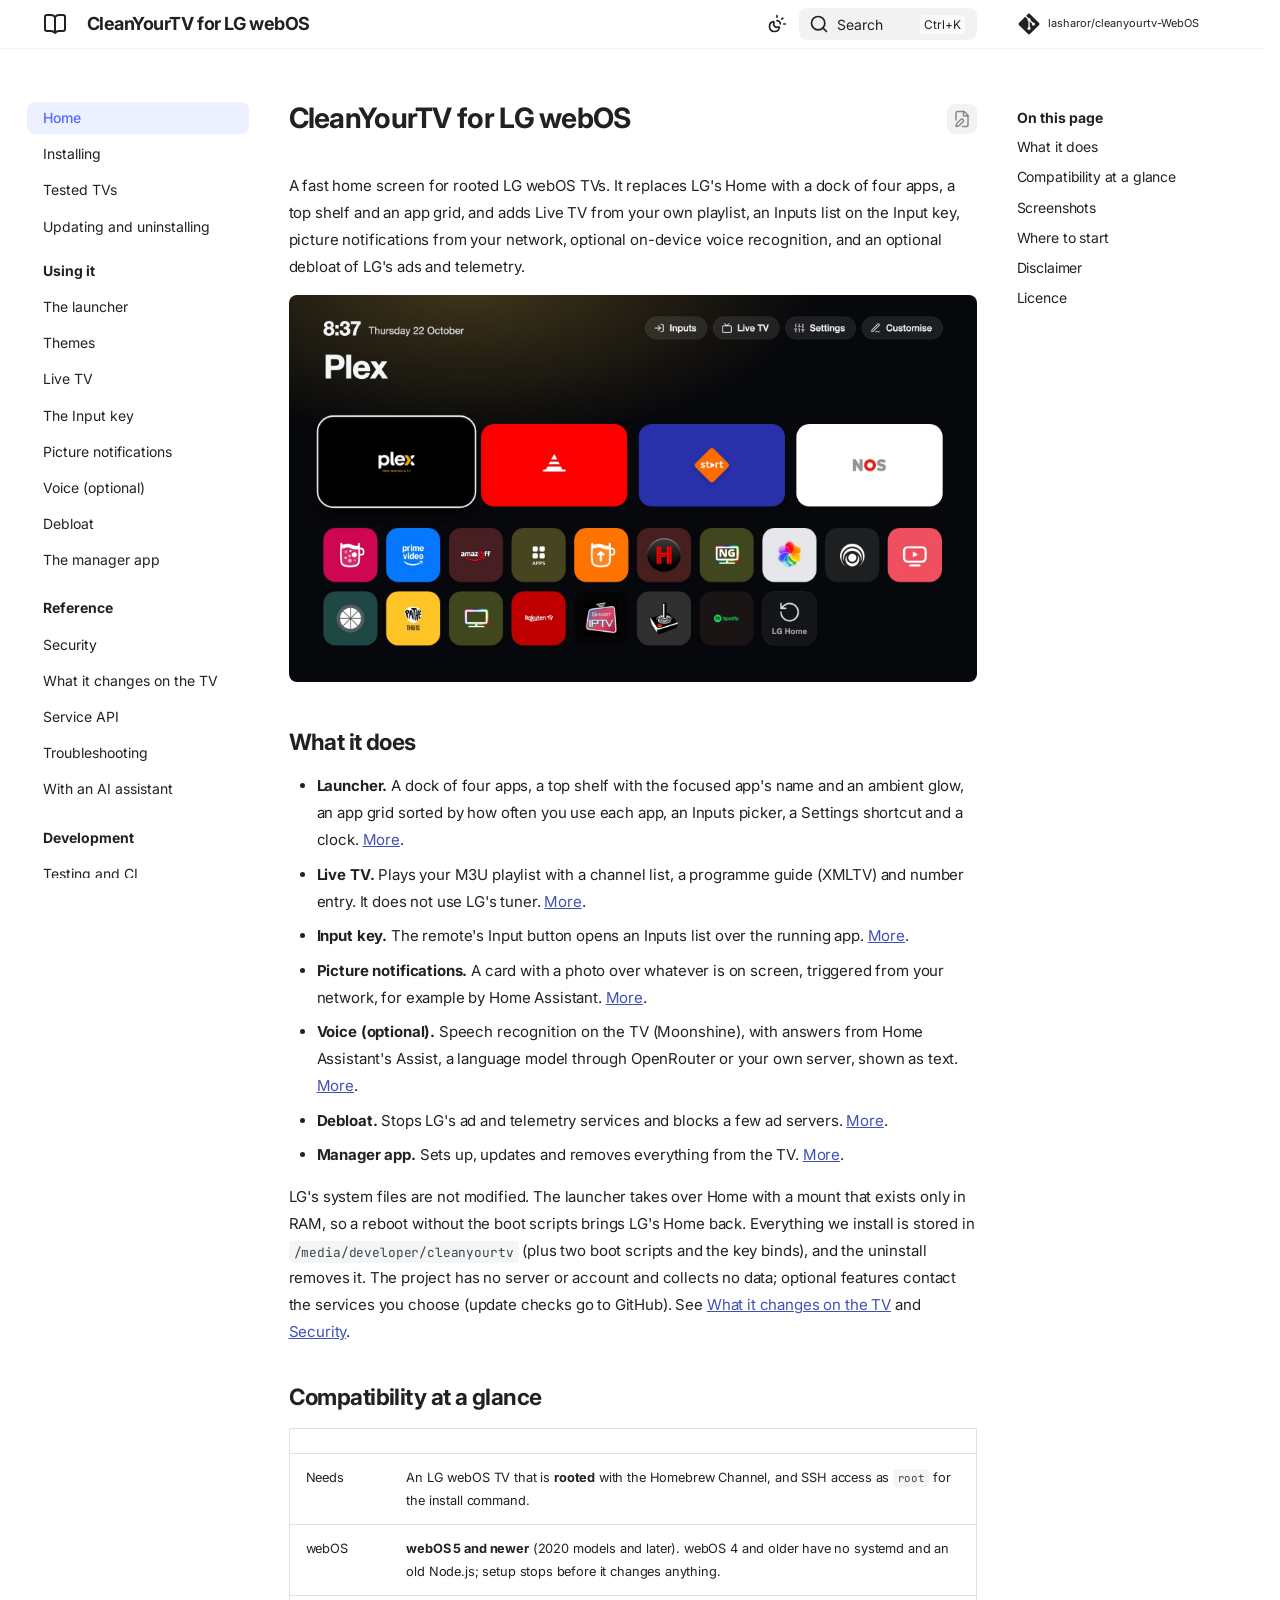
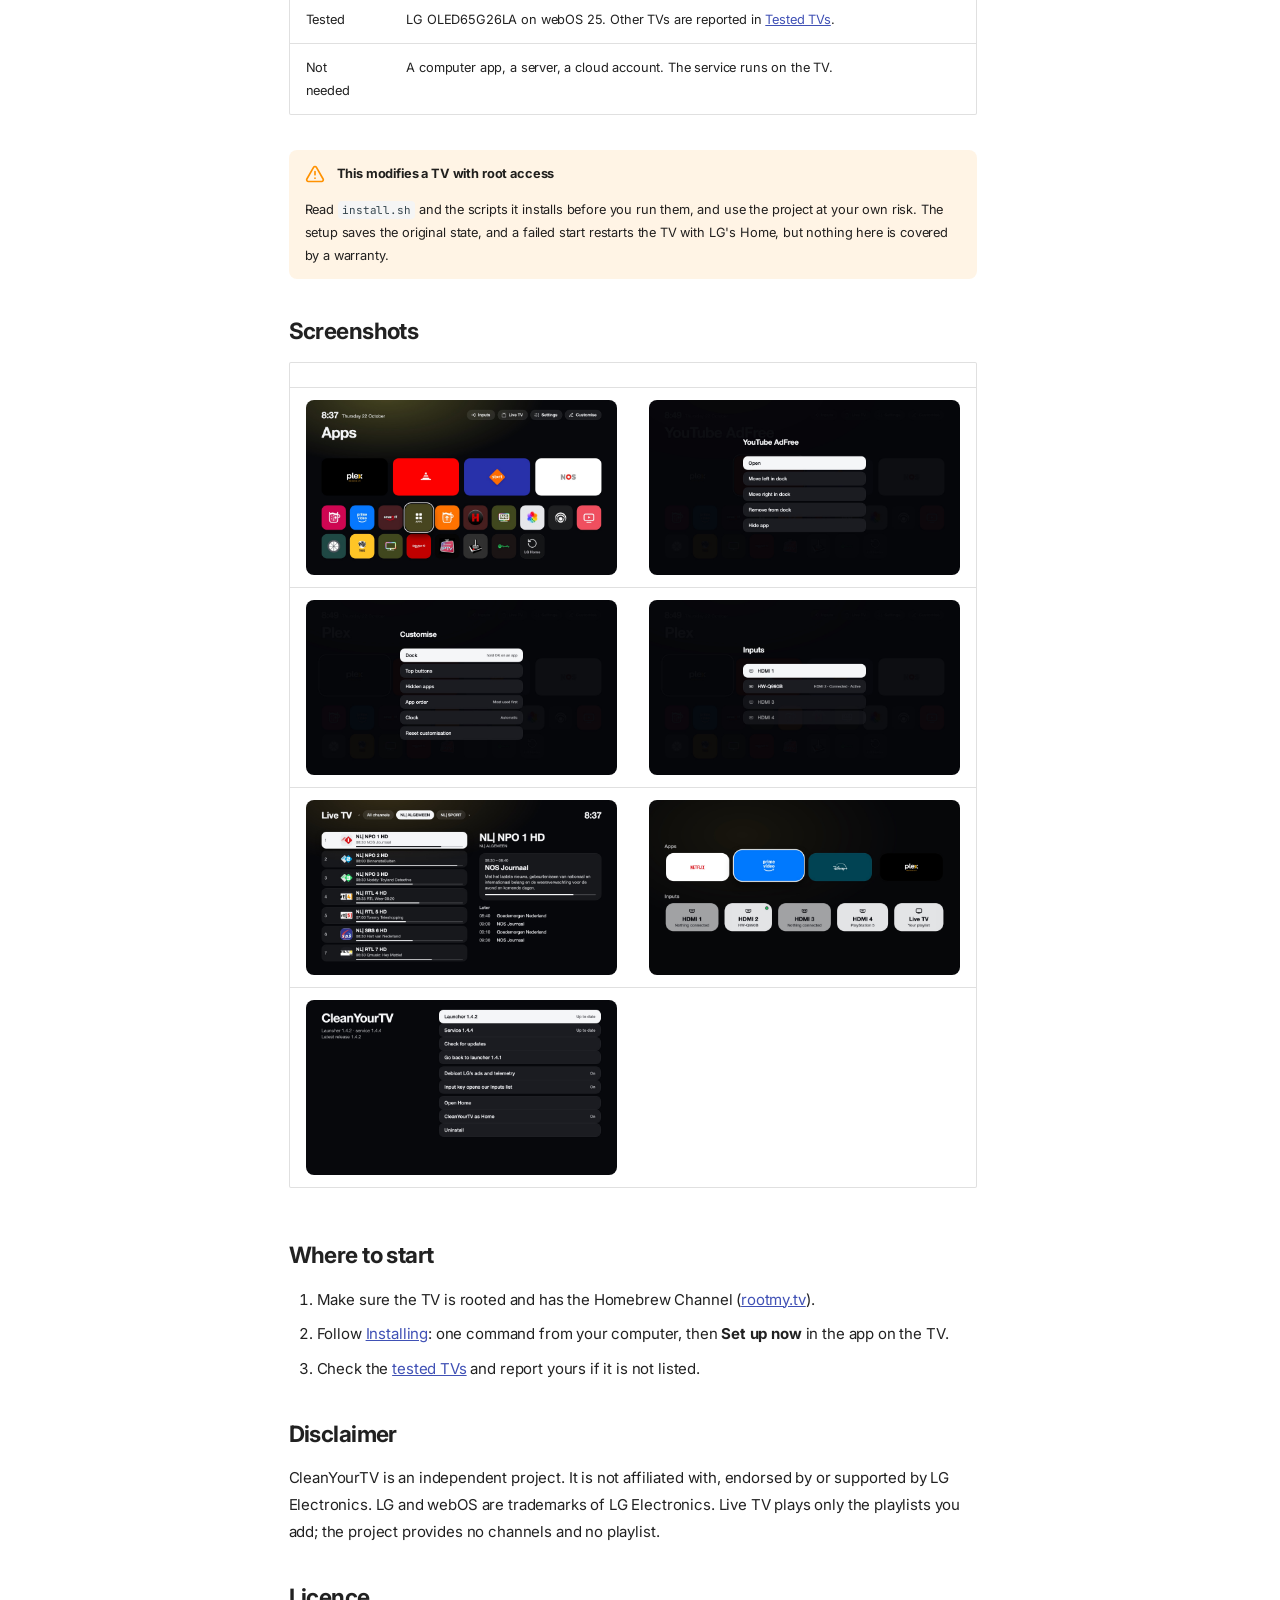
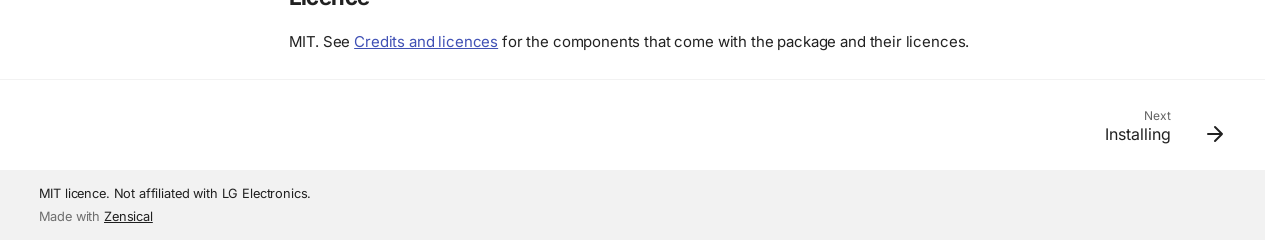
<file: site/index.html>
<!doctype html>
<html lang="en" class="no-js">
  <head>
    
      <meta charset="utf-8">
      <meta name="viewport" content="width=device-width,initial-scale=1">
      
        <meta name="description" content="A fast home screen for rooted LG webOS TVs, with Live TV from your own playlist, an Inputs list, picture notifications, optional voice and an optional debloat.">
      
      
        <meta name="author" content="CleanYourTV contributors">
      
      
        <link rel="canonical" href="https://lasharor.github.io/cleanyourtv-WebOS/">
      
      
      
      
        <link rel="next" href="./install/">
      
      
        
      
      
      <link rel="icon" href="./assets/images/favicon.png">
      <meta name="generator" content="zensical-0.0.71">
    
    
      
        <title>Home - CleanYourTV for LG webOS</title>
      
    
    
      
        
      
      <link rel="stylesheet" href="./assets/stylesheets/modern/main.e442bf79.min.css">
      
        
          
        
        <link rel="stylesheet" href="./assets/stylesheets/modern/palette.b60ce83d.min.css">
      
      


    
    
      
    
    
      
        
        
        <link rel="preconnect" href="https://fonts.gstatic.com" crossorigin>
        <link rel="stylesheet" href="https://fonts.googleapis.com/css?family=Inter:300,300i,400,400i,500,500i,700,700i%7CJetBrains+Mono:400,400i,700,700i&amp;display=fallback">
        <style>:root{--md-text-font:"Inter";--md-code-font:"JetBrains Mono"}</style>
      
    
    
      <link rel="stylesheet" href="./stylesheets/extra.css">
    
    <script>__md_scope=new URL(".",location),__md_scope.pathname.endsWith("/")||(__md_scope=new URL(__md_scope.pathname+"/",location)),__md_hash=e=>[...e].reduce(((e,t)=>(e<<5)-e+t.charCodeAt(0)),0),__md_get=(e,t=localStorage,_=__md_scope)=>JSON.parse(t.getItem(_.pathname+"."+e)),__md_set=(e,t,_=localStorage,a=__md_scope)=>{try{_.setItem(a.pathname+"."+e,JSON.stringify(t))}catch(e){}},document.documentElement.setAttribute("data-platform",navigator.platform)</script>
    
      

    
    
  </head>
  
  
    
    
      
    
    
    
    
    <body dir="ltr" data-md-color-scheme="default" data-md-color-primary="indigo" data-md-color-accent="indigo">
  
    
    <input class="md-toggle" data-md-toggle="drawer" type="checkbox" id="__drawer" autocomplete="off">
    <input class="md-toggle" data-md-toggle="search" type="checkbox" id="__search" autocomplete="off">
    <label class="md-overlay" for="__drawer" aria-hidden="true"></label>
    <div data-md-component="skip">
      <a href="#__skip" class="md-skip">
        Skip to content
      </a>
    </div>
    <div data-md-component="announce">
      
    </div>
    
    
      

  

<header class="md-header md-header--shadow" data-md-component="header">
  <nav class="md-header__inner md-grid" aria-label="Header">
    <a href="" title="CleanYourTV for LG webOS" class="md-header__button md-logo" aria-label="CleanYourTV for LG webOS" data-md-component="logo">
      
  
  <svg xmlns="http://www.w3.org/2000/svg" fill="none" stroke="currentColor" stroke-linecap="round" stroke-linejoin="round" stroke-width="2" class="lucide lucide-book-open" viewBox="0 0 24 24"><path d="M12 5v16M20.001 19A2 2 0 0 0 22 17V5a2 2 0 0 0-1.999-2L16 3.002A5 5 0 0 0 12 5a5 5 0 0 0-4-2H4a2 2 0 0 0-2 2v12a2 2 0 0 0 1.999 2H8a5 5 0 0 1 4 2 5 5 0 0 1 4-2z"/></svg>

    </a>
    <label class="md-header__button md-icon" for="__drawer" aria-label="Navigation">
      
      <svg xmlns="http://www.w3.org/2000/svg" fill="none" stroke="currentColor" stroke-linecap="round" stroke-linejoin="round" stroke-width="2" class="lucide lucide-menu" viewBox="0 0 24 24"><path d="M4 5h16M4 12h16M4 19h16"/></svg>
    </label>
    <div class="md-header__title" data-md-component="header-title">
      <div class="md-header__ellipsis">
        <div class="md-header__topic">
          <span class="md-ellipsis">
            CleanYourTV for LG webOS
          </span>
        </div>
        <div class="md-header__topic" data-md-component="header-topic">
          <span class="md-ellipsis">
            
              Home
            
          </span>
        </div>
      </div>
    </div>
    
      
        <form class="md-header__option" data-md-component="palette">
  
    
    
    
    <input class="md-option" data-md-color-media="(prefers-color-scheme)" data-md-color-scheme="default" data-md-color-primary="indigo" data-md-color-accent="indigo"  aria-label="Switch to light mode"  type="radio" name="__palette" id="__palette_0">
    
      <label class="md-header__button md-icon" title="Switch to light mode" for="__palette_1" hidden>
        <svg xmlns="http://www.w3.org/2000/svg" fill="none" stroke="currentColor" stroke-linecap="round" stroke-linejoin="round" stroke-width="2" class="lucide lucide-sun-moon" viewBox="0 0 24 24"><path d="M12 2v2M14.837 16.385a6 6 0 1 1-7.223-7.222c.624-.147.97.66.715 1.248a4 4 0 0 0 5.26 5.259c.589-.255 1.396.09 1.248.715M16 12a4 4 0 0 0-4-4M19 5l-1.256 1.256M20 12h2"/></svg>
      </label>
    
  
    
    
    
    <input class="md-option" data-md-color-media="(prefers-color-scheme: light)" data-md-color-scheme="default" data-md-color-primary="indigo" data-md-color-accent="indigo"  aria-label="Switch to dark mode"  type="radio" name="__palette" id="__palette_1">
    
      <label class="md-header__button md-icon" title="Switch to dark mode" for="__palette_2" hidden>
        <svg xmlns="http://www.w3.org/2000/svg" fill="none" stroke="currentColor" stroke-linecap="round" stroke-linejoin="round" stroke-width="2" class="lucide lucide-sun" viewBox="0 0 24 24"><circle cx="12" cy="12" r="4"/><path d="M12 2v2M12 20v2M4.93 4.93l1.41 1.41M17.66 17.66l1.41 1.41M2 12h2M20 12h2M6.34 17.66l-1.41 1.41M19.07 4.93l-1.41 1.41"/></svg>
      </label>
    
  
    
    
    
    <input class="md-option" data-md-color-media="(prefers-color-scheme: dark)" data-md-color-scheme="slate" data-md-color-primary="indigo" data-md-color-accent="indigo"  aria-label="Switch to system preference"  type="radio" name="__palette" id="__palette_2">
    
      <label class="md-header__button md-icon" title="Switch to system preference" for="__palette_0" hidden>
        <svg xmlns="http://www.w3.org/2000/svg" fill="none" stroke="currentColor" stroke-linecap="round" stroke-linejoin="round" stroke-width="2" class="lucide lucide-moon" viewBox="0 0 24 24"><path d="M20.985 12.486a9 9 0 1 1-9.473-9.472c.405-.022.617.46.402.803a6 6 0 0 0 8.268 8.268c.344-.215.825-.004.803.401"/></svg>
      </label>
    
  
</form>
      
    
    
      <script>var palette=__md_get("__palette");if(palette&&palette.color){if("(prefers-color-scheme)"===palette.color.media){var media=matchMedia("(prefers-color-scheme: light)"),input=document.querySelector(media.matches?"[data-md-color-media='(prefers-color-scheme: light)']":"[data-md-color-media='(prefers-color-scheme: dark)']");palette.color.media=input.getAttribute("data-md-color-media"),palette.color.scheme=input.getAttribute("data-md-color-scheme"),palette.color.primary=input.getAttribute("data-md-color-primary"),palette.color.accent=input.getAttribute("data-md-color-accent")}for(var[key,value]of Object.entries(palette.color))document.body.setAttribute("data-md-color-"+key,value)}</script>
    
    
    
      
      
        <label class="md-header__button md-icon" for="__search" aria-label="Search">
          
          <svg xmlns="http://www.w3.org/2000/svg" fill="none" stroke="currentColor" stroke-linecap="round" stroke-linejoin="round" stroke-width="2" class="lucide lucide-search" viewBox="0 0 24 24"><path d="m21 21-4.34-4.34"/><circle cx="11" cy="11" r="8"/></svg>
        </label>
        <div class="md-search" data-md-component="search" role="dialog" aria-label="Search">
  <button type="button" class="md-search__button">
    Search
  </button>
</div>
      
    
    <div class="md-header__source">
      
        <a href="https://github.com/lasharor/cleanyourtv-WebOS" title="Go to repository" class="md-source" data-md-component="source">
  <div class="md-source__icon md-icon">
    
    <svg xmlns="http://www.w3.org/2000/svg" viewBox="0 0 448 512"><!--! Font Awesome Free 7.3.1 by @fontawesome - https://fontawesome.com License - https://fontawesome.com/license/free (Icons: CC BY 4.0, Fonts: SIL OFL 1.1, Code: MIT License) Copyright 2026 Fonticons, Inc.--><path fill="currentColor" d="M439.6 236.1 244 40.5c-5.4-5.5-12.8-8.5-20.4-8.5s-15 3-20.4 8.4L162.5 81l51.5 51.5c27.1-9.1 52.7 16.8 43.4 43.7l49.7 49.7c34.2-11.8 61.2 31 35.5 56.7-26.5 26.5-70.2-2.9-56-37.3L240.3 199v121.9c25.3 12.5 22.3 41.8 9.1 55-6.4 6.4-15.2 10.1-24.3 10.1s-17.8-3.6-24.3-10.1c-17.6-17.6-11.1-46.9 11.2-56v-123c-20.8-8.5-24.6-30.7-18.6-45L142.6 101 8.5 235.1C3 240.6 0 247.9 0 255.5s3 15 8.5 20.4l195.6 195.7c5.4 5.4 12.7 8.4 20.4 8.4s15-3 20.4-8.4l194.7-194.7c5.4-5.4 8.4-12.8 8.4-20.4s-3-15-8.4-20.4"/></svg>
  </div>
  <div class="md-source__repository">
    lasharor/cleanyourtv-WebOS
  </div>
</a>
      
    </div>
  </nav>
  
</header>
    
    <div class="md-container" data-md-component="container">
      
      
        
          
        
      
      <main class="md-main" data-md-component="main">
        <div class="md-main__inner md-grid">
          
            
              
              <div class="md-sidebar md-sidebar--primary" data-md-component="sidebar" data-md-type="navigation" >
                <div class="md-sidebar__scrollwrap">
                  <div class="md-sidebar__inner">
                    



<nav class="md-nav md-nav--primary" aria-label="Navigation" data-md-level="0">
  <label class="md-nav__title" for="__drawer">
    <a href="" title="CleanYourTV for LG webOS" class="md-nav__button md-logo" aria-label="CleanYourTV for LG webOS" data-md-component="logo">
      
  
  <svg xmlns="http://www.w3.org/2000/svg" fill="none" stroke="currentColor" stroke-linecap="round" stroke-linejoin="round" stroke-width="2" class="lucide lucide-book-open" viewBox="0 0 24 24"><path d="M12 5v16M20.001 19A2 2 0 0 0 22 17V5a2 2 0 0 0-1.999-2L16 3.002A5 5 0 0 0 12 5a5 5 0 0 0-4-2H4a2 2 0 0 0-2 2v12a2 2 0 0 0 1.999 2H8a5 5 0 0 1 4 2 5 5 0 0 1 4-2z"/></svg>

    </a>
    CleanYourTV for LG webOS
  </label>
  
    <div class="md-nav__source">
      <a href="https://github.com/lasharor/cleanyourtv-WebOS" title="Go to repository" class="md-source" data-md-component="source">
  <div class="md-source__icon md-icon">
    
    <svg xmlns="http://www.w3.org/2000/svg" viewBox="0 0 448 512"><!--! Font Awesome Free 7.3.1 by @fontawesome - https://fontawesome.com License - https://fontawesome.com/license/free (Icons: CC BY 4.0, Fonts: SIL OFL 1.1, Code: MIT License) Copyright 2026 Fonticons, Inc.--><path fill="currentColor" d="M439.6 236.1 244 40.5c-5.4-5.5-12.8-8.5-20.4-8.5s-15 3-20.4 8.4L162.5 81l51.5 51.5c27.1-9.1 52.7 16.8 43.4 43.7l49.7 49.7c34.2-11.8 61.2 31 35.5 56.7-26.5 26.5-70.2-2.9-56-37.3L240.3 199v121.9c25.3 12.5 22.3 41.8 9.1 55-6.4 6.4-15.2 10.1-24.3 10.1s-17.8-3.6-24.3-10.1c-17.6-17.6-11.1-46.9 11.2-56v-123c-20.8-8.5-24.6-30.7-18.6-45L142.6 101 8.5 235.1C3 240.6 0 247.9 0 255.5s3 15 8.5 20.4l195.6 195.7c5.4 5.4 12.7 8.4 20.4 8.4s15-3 20.4-8.4l194.7-194.7c5.4-5.4 8.4-12.8 8.4-20.4s-3-15-8.4-20.4"/></svg>
  </div>
  <div class="md-source__repository">
    lasharor/cleanyourtv-WebOS
  </div>
</a>
    </div>
  
  <ul class="md-nav__list" data-md-scrollfix>
    
      
      
  
  
    
  
  
  
    <li class="md-nav__item md-nav__item--active">
      
      
      
      
        
      
      
        <label class="md-nav__link md-nav__link--active" for="__toc">
          
  
  
  <span class="md-ellipsis">
    
  
  Home

    
  </span>
  
  

          <span class="md-nav__icon md-icon"></span>
        </label>
      
      <a href="" class="md-nav__link md-nav__link--active">
        
  
  
  <span class="md-ellipsis">
    
  
  Home

    
  </span>
  
  

      </a>
      
        


<nav class="md-nav md-nav--secondary" aria-label="On this page">
  
  
  
    
  
  
    <label class="md-nav__title" for="__toc">
      <span class="md-nav__icon md-icon"></span>
      On this page
    </label>
    <ul class="md-nav__list" data-md-component="toc" data-md-scrollfix>
      
        <li class="md-nav__item">
  <a href="#what-it-does" class="md-nav__link">
    <span class="md-ellipsis">
      <span class="md-typeset">
        What it does
      </span>
    </span>
  </a>
  
</li>
      
        <li class="md-nav__item">
  <a href="#compatibility-at-a-glance" class="md-nav__link">
    <span class="md-ellipsis">
      <span class="md-typeset">
        Compatibility at a glance
      </span>
    </span>
  </a>
  
</li>
      
        <li class="md-nav__item">
  <a href="#screenshots" class="md-nav__link">
    <span class="md-ellipsis">
      <span class="md-typeset">
        Screenshots
      </span>
    </span>
  </a>
  
</li>
      
        <li class="md-nav__item">
  <a href="#where-to-start" class="md-nav__link">
    <span class="md-ellipsis">
      <span class="md-typeset">
        Where to start
      </span>
    </span>
  </a>
  
</li>
      
        <li class="md-nav__item">
  <a href="#disclaimer" class="md-nav__link">
    <span class="md-ellipsis">
      <span class="md-typeset">
        Disclaimer
      </span>
    </span>
  </a>
  
</li>
      
        <li class="md-nav__item">
  <a href="#licence" class="md-nav__link">
    <span class="md-ellipsis">
      <span class="md-typeset">
        Licence
      </span>
    </span>
  </a>
  
</li>
      
    </ul>
  
</nav>
      
    </li>
  

    
      
      
  
  
  
  
    <li class="md-nav__item">
      <a href="./install/" class="md-nav__link">
        
  
  
  <span class="md-ellipsis">
    
  
  Installing

    
  </span>
  
  

      </a>
    </li>
  

    
      
      
  
  
  
  
    <li class="md-nav__item">
      <a href="./tested-tvs/" class="md-nav__link">
        
  
  
  <span class="md-ellipsis">
    
  
  Tested TVs

    
  </span>
  
  

      </a>
    </li>
  

    
      
      
  
  
  
  
    <li class="md-nav__item">
      <a href="./managing/" class="md-nav__link">
        
  
  
  <span class="md-ellipsis">
    
  
  Updating and uninstalling

    
  </span>
  
  

      </a>
    </li>
  

    
      
      
  
  
  
  
    
    
      
        
      
        
      
        
      
        
      
        
      
        
      
        
      
        
      
    
    
    
      
        
        
      
    
    
    <li class="md-nav__item md-nav__item--section md-nav__item--nested">
      
        
        
        <input class="md-nav__toggle md-toggle " type="checkbox" id="__nav_5" >
        
          
          <label class="md-nav__link" for="__nav_5" id="__nav_5_label" tabindex="">
            
  
  
  <span class="md-ellipsis">
    
  
  Using it

    
  </span>
  
  

            <span class="md-nav__icon md-icon"></span>
          </label>
        
        
          <nav class="md-nav" data-md-level="1" aria-labelledby="__nav_5_label" aria-expanded="false">
            <label class="md-nav__title" for="__nav_5">
              <span class="md-nav__icon md-icon"></span>
              
  
  Using it

            </label>
            <ul class="md-nav__list" data-md-scrollfix>
              
                
                  
  
  
  
  
    <li class="md-nav__item">
      <a href="./launcher/" class="md-nav__link">
        
  
  
  <span class="md-ellipsis">
    
  
  The launcher

    
  </span>
  
  

      </a>
    </li>
  

                
              
                
                  
  
  
  
  
    <li class="md-nav__item">
      <a href="./themes/" class="md-nav__link">
        
  
  
  <span class="md-ellipsis">
    
  
  Themes

    
  </span>
  
  

      </a>
    </li>
  

                
              
                
                  
  
  
  
  
    <li class="md-nav__item">
      <a href="./live-tv/" class="md-nav__link">
        
  
  
  <span class="md-ellipsis">
    
  
  Live TV

    
  </span>
  
  

      </a>
    </li>
  

                
              
                
                  
  
  
  
  
    <li class="md-nav__item">
      <a href="./input-key/" class="md-nav__link">
        
  
  
  <span class="md-ellipsis">
    
  
  The Input key

    
  </span>
  
  

      </a>
    </li>
  

                
              
                
                  
  
  
  
  
    <li class="md-nav__item">
      <a href="./notifications/" class="md-nav__link">
        
  
  
  <span class="md-ellipsis">
    
  
  Picture notifications

    
  </span>
  
  

      </a>
    </li>
  

                
              
                
                  
  
  
  
  
    <li class="md-nav__item">
      <a href="./voice/" class="md-nav__link">
        
  
  
  <span class="md-ellipsis">
    
  
  Voice (optional)

    
  </span>
  
  

      </a>
    </li>
  

                
              
                
                  
  
  
  
  
    <li class="md-nav__item">
      <a href="./debloat/" class="md-nav__link">
        
  
  
  <span class="md-ellipsis">
    
  
  Debloat

    
  </span>
  
  

      </a>
    </li>
  

                
              
                
                  
  
  
  
  
    <li class="md-nav__item">
      <a href="./manager/" class="md-nav__link">
        
  
  
  <span class="md-ellipsis">
    
  
  The manager app

    
  </span>
  
  

      </a>
    </li>
  

                
              
            </ul>
          </nav>
        
      
    </li>
  

    
      
      
  
  
  
  
    
    
      
        
      
        
      
        
      
        
      
        
      
    
    
    
      
        
        
      
    
    
    <li class="md-nav__item md-nav__item--section md-nav__item--nested">
      
        
        
        <input class="md-nav__toggle md-toggle " type="checkbox" id="__nav_6" >
        
          
          <label class="md-nav__link" for="__nav_6" id="__nav_6_label" tabindex="">
            
  
  
  <span class="md-ellipsis">
    
  
  Reference

    
  </span>
  
  

            <span class="md-nav__icon md-icon"></span>
          </label>
        
        
          <nav class="md-nav" data-md-level="1" aria-labelledby="__nav_6_label" aria-expanded="false">
            <label class="md-nav__title" for="__nav_6">
              <span class="md-nav__icon md-icon"></span>
              
  
  Reference

            </label>
            <ul class="md-nav__list" data-md-scrollfix>
              
                
                  
  
  
  
  
    <li class="md-nav__item">
      <a href="./security/" class="md-nav__link">
        
  
  
  <span class="md-ellipsis">
    
  
  Security

    
  </span>
  
  

      </a>
    </li>
  

                
              
                
                  
  
  
  
  
    <li class="md-nav__item">
      <a href="./tv-changes/" class="md-nav__link">
        
  
  
  <span class="md-ellipsis">
    
  
  What it changes on the TV

    
  </span>
  
  

      </a>
    </li>
  

                
              
                
                  
  
  
  
  
    <li class="md-nav__item">
      <a href="./api/" class="md-nav__link">
        
  
  
  <span class="md-ellipsis">
    
  
  Service API

    
  </span>
  
  

      </a>
    </li>
  

                
              
                
                  
  
  
  
  
    <li class="md-nav__item">
      <a href="./troubleshooting/" class="md-nav__link">
        
  
  
  <span class="md-ellipsis">
    
  
  Troubleshooting

    
  </span>
  
  

      </a>
    </li>
  

                
              
                
                  
  
  
  
  
    <li class="md-nav__item">
      <a href="./ai/" class="md-nav__link">
        
  
  
  <span class="md-ellipsis">
    
  
  With an AI assistant

    
  </span>
  
  

      </a>
    </li>
  

                
              
            </ul>
          </nav>
        
      
    </li>
  

    
      
      
  
  
  
  
    
    
      
        
          
        
      
        
      
        
      
    
    
    
      
        
        
      
    
    
    <li class="md-nav__item md-nav__item--section md-nav__item--nested">
      
        
        
        <input class="md-nav__toggle md-toggle " type="checkbox" id="__nav_7" >
        
          
          <div class="md-nav__link md-nav__container">
            <a href="./development/" class="md-nav__link ">
              
  
  
  <span class="md-ellipsis">
    
  
  Development

    
  </span>
  
  

            </a>
            
              
              <label class="md-nav__link " for="__nav_7" id="__nav_7_label" tabindex="">
                <span class="md-nav__icon md-icon"></span>
              </label>
            
          </div>
        
        
          <nav class="md-nav" data-md-level="1" aria-labelledby="__nav_7_label" aria-expanded="false">
            <label class="md-nav__title" for="__nav_7">
              <span class="md-nav__icon md-icon"></span>
              
  
  Development

            </label>
            <ul class="md-nav__list" data-md-scrollfix>
              
                
              
                
                  
  
  
  
  
    <li class="md-nav__item">
      <a href="./development/testing/" class="md-nav__link">
        
  
  
  <span class="md-ellipsis">
    
  
  Testing and CI

    
  </span>
  
  

      </a>
    </li>
  

                
              
                
                  
  
  
  
  
    <li class="md-nav__item">
      <a href="./development/internals/" class="md-nav__link">
        
  
  
  <span class="md-ellipsis">
    
  
  Internals

    
  </span>
  
  

      </a>
    </li>
  

                
              
            </ul>
          </nav>
        
      
    </li>
  

    
      
      
  
  
  
  
    <li class="md-nav__item">
      <a href="./credits/" class="md-nav__link">
        
  
  
  <span class="md-ellipsis">
    
  
  Credits and licences

    
  </span>
  
  

      </a>
    </li>
  

    
  </ul>
</nav>
                  </div>
                </div>
              </div>
            
            
              
              <div class="md-sidebar md-sidebar--secondary" data-md-component="sidebar" data-md-type="toc" >
                <div class="md-sidebar__scrollwrap">
                  
                    
                    
                    
                      
                    
                    
                      <input class="md-nav__toggle md-toggle" type="checkbox" id="__toc">
                      <div class="md-sidebar-button__wrapper">
                        <label class="md-sidebar-button" for="__toc"></label>
                      </div>
                    
                  
                  <div class="md-sidebar__inner">
                    


<nav class="md-nav md-nav--secondary" aria-label="On this page">
  
  
  
    
  
  
    <label class="md-nav__title" for="__toc">
      <span class="md-nav__icon md-icon"></span>
      On this page
    </label>
    <ul class="md-nav__list" data-md-component="toc" data-md-scrollfix>
      
        <li class="md-nav__item">
  <a href="#what-it-does" class="md-nav__link">
    <span class="md-ellipsis">
      <span class="md-typeset">
        What it does
      </span>
    </span>
  </a>
  
</li>
      
        <li class="md-nav__item">
  <a href="#compatibility-at-a-glance" class="md-nav__link">
    <span class="md-ellipsis">
      <span class="md-typeset">
        Compatibility at a glance
      </span>
    </span>
  </a>
  
</li>
      
        <li class="md-nav__item">
  <a href="#screenshots" class="md-nav__link">
    <span class="md-ellipsis">
      <span class="md-typeset">
        Screenshots
      </span>
    </span>
  </a>
  
</li>
      
        <li class="md-nav__item">
  <a href="#where-to-start" class="md-nav__link">
    <span class="md-ellipsis">
      <span class="md-typeset">
        Where to start
      </span>
    </span>
  </a>
  
</li>
      
        <li class="md-nav__item">
  <a href="#disclaimer" class="md-nav__link">
    <span class="md-ellipsis">
      <span class="md-typeset">
        Disclaimer
      </span>
    </span>
  </a>
  
</li>
      
        <li class="md-nav__item">
  <a href="#licence" class="md-nav__link">
    <span class="md-ellipsis">
      <span class="md-typeset">
        Licence
      </span>
    </span>
  </a>
  
</li>
      
    </ul>
  
</nav>
                  </div>
                </div>
              </div>
            
          
          
            <div class="md-content" data-md-component="content">
              
                



  


              
              <article class="md-content__inner md-typeset">
                <a id="__skip" tabindex="-1"></a>
                
                  

  
    <a href="https://github.com/lasharor/cleanyourtv-WebOS/edit/main/docs/index.md" title="Edit this page" class="md-content__button md-icon" rel="edit">
      
      <svg xmlns="http://www.w3.org/2000/svg" fill="none" stroke="currentColor" stroke-linecap="round" stroke-linejoin="round" stroke-width="2" class="lucide lucide-file-pen" viewBox="0 0 24 24"><path d="M12.659 22H18a2 2 0 0 0 2-2V8a2.4 2.4 0 0 0-.706-1.706l-3.588-3.588A2.4 2.4 0 0 0 14 2H6a2 2 0 0 0-2 2v9.34"/><path d="M14 2v5a1 1 0 0 0 1 1h5M10.378 12.622a1 1 0 0 1 3 3.003L8.36 20.637a2 2 0 0 1-.854.506l-2.867.837a.5.5 0 0 1-.62-.62l.836-2.869a2 2 0 0 1 .506-.853z"/></svg>
    </a>
  
  


<h1 id="cleanyourtv-for-lg-webos">CleanYourTV for LG webOS<a class="headerlink" href="#cleanyourtv-for-lg-webos" title="Permanent link">&para;</a></h1>
<p>A fast home screen for rooted LG webOS TVs. It replaces LG's Home with a dock of four apps, a top shelf and an app grid,
and adds Live TV from your own playlist, an Inputs list on the Input key, picture notifications from your network, optional
on-device voice recognition, and an optional debloat of LG's ads and telemetry.</p>
<p><img alt="Home screen" src="screenshots/home.jpg" /></p>
<h2 id="what-it-does">What it does<a class="headerlink" href="#what-it-does" title="Permanent link">&para;</a></h2>
<ul>
<li><strong>Launcher.</strong> A dock of four apps, a top shelf with the focused app's name and an ambient glow, an app grid sorted by how often
  you use each app, an Inputs picker, a Settings shortcut and a clock. <a href="launcher/">More</a>.</li>
<li><strong>Live TV.</strong> Plays your M3U playlist with a channel list, a programme guide (XMLTV) and number entry. It does not use LG's
  tuner. <a href="live-tv/">More</a>.</li>
<li><strong>Input key.</strong> The remote's Input button opens an Inputs list over the running app. <a href="input-key/">More</a>.</li>
<li><strong>Picture notifications.</strong> A card with a photo over whatever is on screen, triggered from your network, for example by
  Home Assistant. <a href="notifications/">More</a>.</li>
<li><strong>Voice (optional).</strong> Speech recognition on the TV (Moonshine), with answers from Home Assistant's Assist, a language model through
  OpenRouter or your own server, shown as text. <a href="voice/">More</a>.</li>
<li><strong>Debloat.</strong> Stops LG's ad and telemetry services and blocks a few ad servers. <a href="debloat/">More</a>.</li>
<li><strong>Manager app.</strong> Sets up, updates and removes everything from the TV. <a href="manager/">More</a>.</li>
</ul>
<p>LG's system files are not modified. The launcher takes over Home with a mount that exists only in RAM, so a reboot without the
boot scripts brings LG's Home back. Everything we install is stored in <code>/media/developer/cleanyourtv</code> (plus two boot scripts and the
key binds), and the uninstall removes it. The project has no server or account and collects no data; optional features contact the
services you choose (update checks go to GitHub). See <a href="tv-changes/">What it changes on the TV</a> and <a href="security/">Security</a>.</p>
<h2 id="compatibility-at-a-glance">Compatibility at a glance<a class="headerlink" href="#compatibility-at-a-glance" title="Permanent link">&para;</a></h2>
<table>
<thead>
<tr>
<th></th>
<th></th>
</tr>
</thead>
<tbody>
<tr>
<td>Needs</td>
<td>An LG webOS TV that is <strong>rooted</strong> with the Homebrew Channel, and SSH access as <code>root</code> for the install command.</td>
</tr>
<tr>
<td>webOS</td>
<td><strong>webOS 5 and newer</strong> (2020 models and later). webOS 4 and older have no systemd and an old Node.js; setup stops before it changes anything.</td>
</tr>
<tr>
<td>Tested</td>
<td>LG OLED65G26LA on webOS 25. Other TVs are reported in <a href="tested-tvs/">Tested TVs</a>.</td>
</tr>
<tr>
<td>Not needed</td>
<td>A computer app, a server, a cloud account. The service runs on the TV.</td>
</tr>
</tbody>
</table>
<div class="admonition warning">
<p class="admonition-title">This modifies a TV with root access</p>
<p>Read <code>install.sh</code> and the scripts it installs before you run them, and use the project at your own risk. The setup saves
the original state, and a failed start restarts the TV with LG's Home, but nothing here is covered by a warranty.</p>
</div>
<h2 id="screenshots">Screenshots<a class="headerlink" href="#screenshots" title="Permanent link">&para;</a></h2>
<table>
<thead>
<tr>
<th></th>
<th></th>
</tr>
</thead>
<tbody>
<tr>
<td><img alt="App grid" src="screenshots/grid.jpg" /></td>
<td><img alt="App options" src="screenshots/options.jpg" /></td>
</tr>
<tr>
<td><img alt="Customise menu" src="screenshots/customise.jpg" /></td>
<td><img alt="Inputs menu" src="screenshots/inputs.jpg" /></td>
</tr>
<tr>
<td><img alt="Live TV guide" src="screenshots/live.jpg" /></td>
<td><img alt="Inputs picker on the Input key" src="screenshots/picker.jpg" /></td>
</tr>
<tr>
<td><img alt="Manager app" src="screenshots/manager.jpg" /></td>
<td></td>
</tr>
</tbody>
</table>
<h2 id="where-to-start">Where to start<a class="headerlink" href="#where-to-start" title="Permanent link">&para;</a></h2>
<ol>
<li>Make sure the TV is rooted and has the Homebrew Channel (<a href="https://rootmy.tv">rootmy.tv</a>).</li>
<li>Follow <a href="install/">Installing</a>: one command from your computer, then <strong>Set up now</strong> in the app on the TV.</li>
<li>Check the <a href="tested-tvs/">tested TVs</a> and report yours if it is not listed.</li>
</ol>
<h2 id="disclaimer">Disclaimer<a class="headerlink" href="#disclaimer" title="Permanent link">&para;</a></h2>
<p>CleanYourTV is an independent project. It is not affiliated with, endorsed by or supported by LG Electronics. LG and webOS are
trademarks of LG Electronics. Live TV plays only the playlists you add; the project provides no channels and no playlist.</p>
<h2 id="licence">Licence<a class="headerlink" href="#licence" title="Permanent link">&para;</a></h2>
<p>MIT. See <a href="credits/">Credits and licences</a> for the components that come with the package and their licences.</p>














                
              </article>
            </div>
          
          
  <script>var tabs=__md_get("__tabs");if(Array.isArray(tabs))e:for(var set of document.querySelectorAll(".tabbed-set")){var labels=set.querySelector(".tabbed-labels");for(var tab of tabs)for(var label of labels.getElementsByTagName("label"))if(label.innerText.trim()===tab){var input=document.getElementById(label.htmlFor);input.checked=!0;continue e}}</script>

<script>var target=document.getElementById(location.hash.slice(1));target&&target.name&&(target.checked=target.name.startsWith("__tabbed_"))</script>
        </div>
        
          <button type="button" class="md-top md-icon" data-md-component="top" hidden>
  
  <svg xmlns="http://www.w3.org/2000/svg" fill="none" stroke="currentColor" stroke-linecap="round" stroke-linejoin="round" stroke-width="2" class="lucide lucide-circle-arrow-up" viewBox="0 0 24 24"><circle cx="12" cy="12" r="10"/><path d="m16 12-4-4-4 4M12 16V8"/></svg>
  Back to top
</button>
        
      </main>
      
        <footer class="md-footer">
  
    
      
      <nav class="md-footer__inner md-grid" aria-label="Footer" >
        
        
          
          <a href="./install/" class="md-footer__link md-footer__link--next" aria-label="Next: Installing">
            <div class="md-footer__title">
              <span class="md-footer__direction">
                Next
              </span>
              <div class="md-ellipsis">
                Installing
              </div>
            </div>
            <div class="md-footer__button md-icon">
              
              <svg xmlns="http://www.w3.org/2000/svg" fill="none" stroke="currentColor" stroke-linecap="round" stroke-linejoin="round" stroke-width="2" class="lucide lucide-arrow-right" viewBox="0 0 24 24"><path d="M5 12h14M12 5l7 7-7 7"/></svg>
            </div>
          </a>
        
      </nav>
    
  
  <div class="md-footer-meta md-typeset">
    <div class="md-footer-meta__inner md-grid">
      <div class="md-copyright">
  
    <div class="md-copyright__highlight">
      MIT licence. Not affiliated with LG Electronics.
    </div>
  
  
    Made with
    <a href="https://zensical.org/" target="_blank" rel="noopener">
      Zensical
    </a>
  
</div>
      
    </div>
  </div>
</footer>
      
    </div>
    <div class="md-dialog" data-md-component="dialog" role="status" aria-atomic="true">
      <div class="md-dialog__inner md-typeset"></div>
    </div>
    
    
    
      
      
      
      
        
        
      <script id="__config" type="application/json">{"annotate":null,"base":".","features":["content.action.edit","content.code.copy","content.tabs.link","navigation.footer","navigation.indexes","navigation.instant","navigation.path","navigation.sections","navigation.top","navigation.tracking","search.highlight","toc.follow"],"redirect":null,"search":"./assets/javascripts/workers/search.c47bb847.min.js","tags":null,"translations":{"clipboard.copied":"Copied to clipboard","clipboard.copy":"Copy to clipboard","clipboard.error":"Could not copy to clipboard","search.result.more.one":"1 more on this page","search.result.more.other":"# more on this page","search.result.none":"No matching documents","search.result.one":"1 matching document","search.result.other":"# matching documents","search.result.placeholder":"Type to start searching","search.result.term.missing":"Missing","select.version":"Select version"},"version":null}</script>
    
    
      <script src="./assets/javascripts/bundle.a2388154.min.js"></script>
      
    
  </body>
</html>
</file>
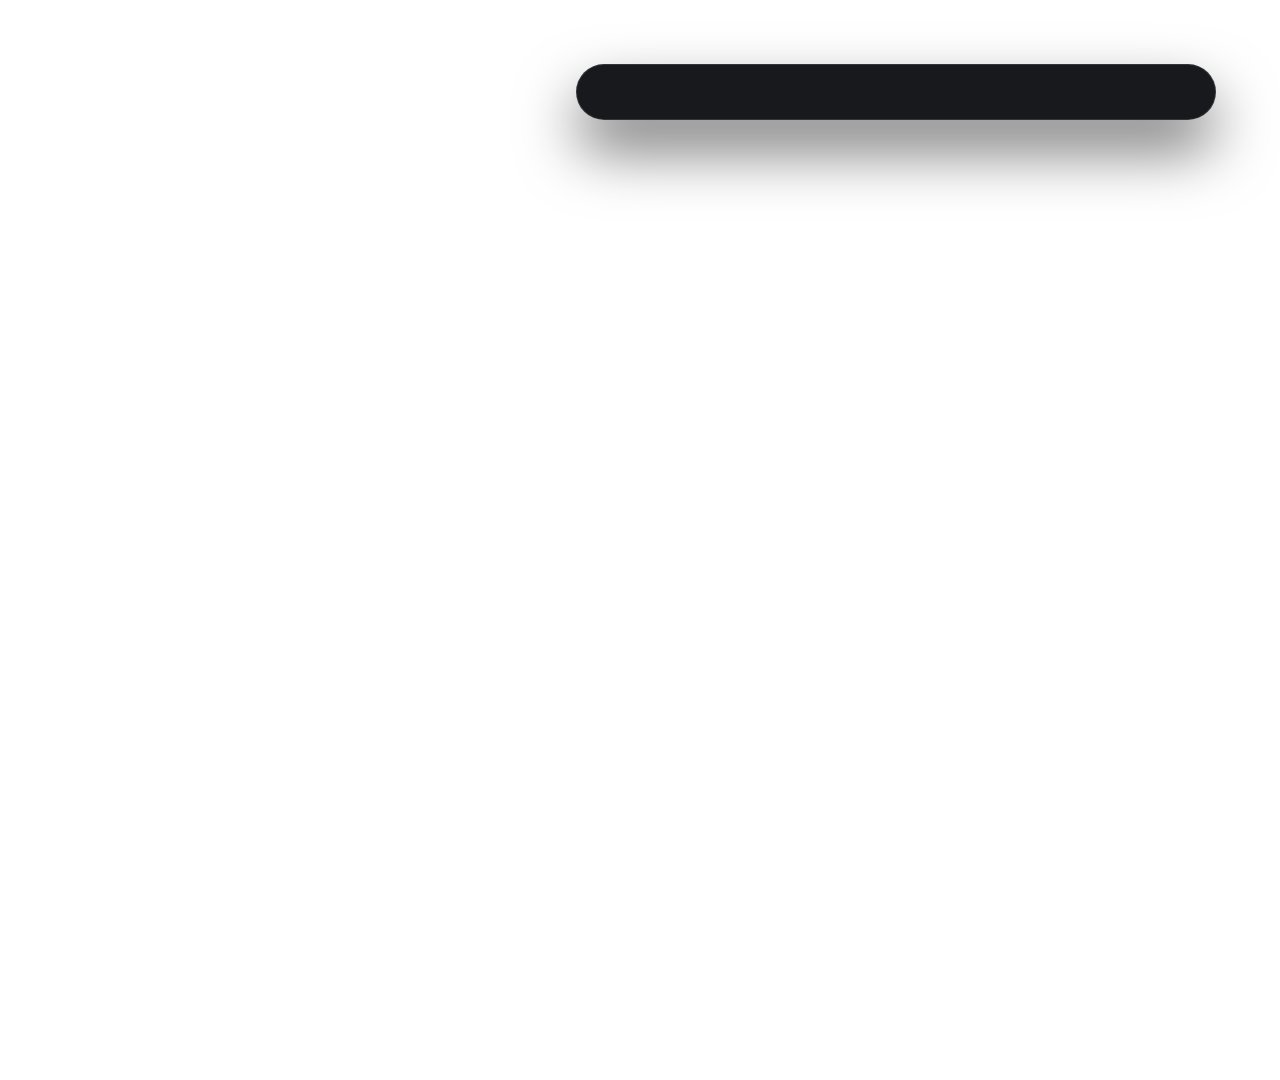
<file: notify/app/index.html>
<!doctype html>
<html><head><meta charset="utf-8"><title>Notification</title>
<style>
html,body{margin:0;width:1920px;height:1080px;overflow:hidden;background:transparent;font-family:"LG Smart UI","Helvetica Neue",Helvetica,Arial,sans-serif;color:#f5f6f8}
#card{box-sizing:border-box;position:absolute;display:flex;flex-direction:column;width:640px;padding:28px;border-radius:44px;background:rgba(12,13,17,.95);
  box-shadow:inset 0 0 0 1px rgba(255,255,255,.12),0 30px 60px rgba(0,0,0,.55);opacity:0;transform:translateY(-24px);transition:opacity .35s ease-out,transform .35s ease-out}
#card>*+*{margin-top:20px}
#card.on{opacity:1;transform:none}
#img{display:none;box-sizing:border-box;width:100%;max-height:400px;object-fit:contain;border-radius:28px;background:#1c1e24}
#title{font-size:38px;font-weight:700;letter-spacing:-.01em;line-height:1.15}
#text{font-size:28px;line-height:1.3;color:rgba(245,246,248,.78);white-space:pre-wrap}
#title:empty,#text:empty,#q:empty{display:none}
/* the voice function: one wide card that changes in place (listening, thinking, answer); only transform and opacity animate */
#card.v{width:900px}
#q{font-size:28px;line-height:1.3;color:rgba(245,246,248,.55)}
#card.v #text{font-size:34px;line-height:1.35;color:#f5f6f8}
#bars,#dots{display:none;height:44px;align-items:center}
#bars>*+*,#dots>*+*{margin-left:10px}
.k-listening #bars,.k-thinking #dots{display:flex}
#bars i{display:block;width:12px;height:44px;border-radius:6px;background:#f5f6f8;transform:scaleY(.25);animation:bar 1s ease-in-out infinite}
#bars i:nth-child(2){animation-delay:.15s}#bars i:nth-child(3){animation-delay:.3s}#bars i:nth-child(4){animation-delay:.45s}#bars i:nth-child(5){animation-delay:.6s}
#dots i{display:block;width:16px;height:16px;border-radius:8px;background:#f5f6f8;opacity:.3;animation:dot 1.2s ease-in-out infinite}
#dots i:nth-child(2){animation-delay:.2s}#dots i:nth-child(3){animation-delay:.4s}
@keyframes bar{50%{transform:scaleY(1)}}
@keyframes dot{50%{opacity:1}}

/* ========================================================================= */
/* Pluggable Volume Themes Styles                                            */
/* ========================================================================= */
#vol-card {
  position: absolute;
  top: 0;
  left: 0;
  width: 1920px;
  height: 1080px;
  pointer-events: none;
  opacity: 0;
  transition: opacity 0.18s ease-out;
}
#vol-card.on {
  opacity: 1;
}

/* 1. Pill (vertical pill on the right) */
.arch-pill {
  position: absolute;
  right: 56px;
  top: 50%;
  transform: translateY(-50%) translateX(100px);
  display: flex;
  flex-direction: column;
  align-items: center;
  transition: transform 0.22s cubic-bezier(0.16, 1, 0.3, 1);
  will-change: transform;
}
#vol-card.on .arch-pill {
  transform: translateY(-50%) translateX(0);
}
.arch-pill .dev-label {
  font-size: 13px;
  font-weight: 600;
  color: rgba(255, 255, 255, 0.85);
  letter-spacing: 0.2px;
  margin-bottom: 14px;
  text-shadow: 0 2px 8px rgba(0,0,0,0.8);
  white-space: nowrap;
}
.arch-pill .pill-wide {
  position: relative;
  width: 62px;
  height: 280px;
  border-radius: 31px;
  background: rgba(20, 22, 28, 0.90);
  backdrop-filter: blur(14px);
  -webkit-backdrop-filter: blur(14px);
  border: 1px solid rgba(255, 255, 255, 0.22);
  box-shadow: 0 20px 50px rgba(0, 0, 0, 0.7);
  overflow: hidden;
  display: flex;
  flex-direction: column;
  justify-content: flex-end;
}
.arch-pill .fill-wide {
  width: 100%;
  background: #ffffff;
  border-radius: 31px;
  transition: height 0.06s linear;
  will-change: height;
}
.arch-pill .center-num {
  position: absolute;
  top: 18px;
  left: 50%;
  transform: translateX(-50%);
  font-size: 20px;
  font-weight: 700;
  color: #ffffff;
  z-index: 10;
  font-variant-numeric: tabular-nums;
  transition: color 0.12s ease;
}
.arch-pill .speaker-bottom {
  position: absolute;
  bottom: 18px;
  left: 50%;
  transform: translateX(-50%);
  width: 26px;
  height: 26px;
  color: #ffffff;
  z-index: 10;
  transition: color 0.12s ease;
}
.arch-pill.mute .fill-wide {
  background: #ef4444;
}

/* 2. Capsule (horizontal bar at the top centre) */
.arch-capsule {
  position: absolute;
  top: 48px;
  left: 50%;
  transform: translateX(-50%) translateY(-60px);
  height: 66px;
  padding: 0 28px;
  border-radius: 33px;
  background: rgba(20, 22, 28, 0.92);
  backdrop-filter: blur(16px);
  -webkit-backdrop-filter: blur(16px);
  border: 1px solid rgba(255, 255, 255, 0.20);
  box-shadow: 0 20px 50px rgba(0, 0, 0, 0.75);
  display: flex;
  align-items: center;
  color: #fff;
  min-width: 520px;
  box-sizing: border-box;
  transition: transform 0.22s cubic-bezier(0.16, 1, 0.3, 1);
  will-change: transform;
}
#vol-card.on .arch-capsule {
  transform: translateX(-50%) translateY(0);
}
.arch-capsule .cap-icon {
  width: 28px;
  height: 28px;
  color: #fff;
  margin-right: 18px;
  flex-shrink: 0;
}
.arch-capsule .cap-dev {
  font-size: 14px;
  font-weight: 600;
  color: rgba(255,255,255,0.75);
  text-transform: uppercase;
  letter-spacing: 0.6px;
  margin-right: 20px;
  white-space: nowrap;
  flex-shrink: 0;
}
.arch-capsule .cap-track {
  flex: 1;
  height: 14px;
  background: rgba(255, 255, 255, 0.22);
  border-radius: 7px;
  overflow: hidden;
  margin-right: 20px;
}
.arch-capsule .cap-fill {
  height: 100%;
  background: #ffffff;
  border-radius: 7px;
  transition: width 0.06s linear;
  will-change: width;
}
.arch-capsule .cap-num {
  font-size: 24px;
  font-weight: 700;
  font-variant-numeric: tabular-nums;
  min-width: 42px;
  text-align: right;
  flex-shrink: 0;
}
.arch-capsule.mute .cap-icon,
.arch-capsule.mute .cap-num {
  color: #ef4444;
}
.arch-capsule.mute .cap-fill {
  background: #ef4444;
}

/* 3. Dial (circular dial on the right) */
.arch-dial {
  position: absolute;
  right: 64px;
  top: 50%;
  transform: translateY(-50%) scale(0.85);
  width: 150px;
  height: 150px;
  display: flex;
  align-items: center;
  justify-content: center;
  filter: drop-shadow(0 20px 40px rgba(0,0,0,0.8));
  transition: transform 0.22s cubic-bezier(0.16, 1, 0.3, 1);
  will-change: transform;
}
#vol-card.on .arch-dial {
  transform: translateY(-50%) scale(1);
}
.arch-dial svg {
  position: absolute;
  top: 0;
  left: 0;
  width: 100%;
  height: 100%;
  transform: rotate(-90deg);
}
.arch-dial .circle-bg {
  fill: rgba(20, 22, 30, 0.88);
  stroke: rgba(255, 255, 255, 0.15);
  stroke-width: 6;
}
.arch-dial .circle-val {
  fill: none;
  stroke: #f1f5f9;
  stroke-width: 7;
  stroke-linecap: round;
  stroke-dasharray: 408;
  transition: stroke-dashoffset 0.06s linear;
}
.arch-dial .center-info {
  position: relative;
  display: flex;
  flex-direction: column;
  align-items: center;
  z-index: 5;
}
.arch-dial .dial-val {
  font-size: 34px;
  font-weight: 700;
  color: #ffffff;
  letter-spacing: -1px;
  line-height: 1;
}
.arch-dial .dial-dev {
  font-size: 11px;
  font-weight: 600;
  color: rgba(255,255,255,0.65);
  text-transform: uppercase;
  letter-spacing: 1px;
  margin-top: 6px;
}
.arch-dial.mute .circle-val {
  stroke: #ef4444;
}
.arch-dial.mute .dial-val {
  color: #ef4444;
  font-size: 20px;
}
</style></head><body>
<div id="card"><div id="bars"><i></i><i></i><i></i><i></i><i></i></div><div id="dots"><i></i><i></i><i></i></div><img id="img" alt=""><div id="title"></div><div id="q"></div><div id="text"></div></div>

<div id="vol-card"></div>

<script>
var card = document.getElementById('card'),
  img = document.getElementById('img'),
  volCard = document.getElementById('vol-card'),
  timer = 0,
  volTimer = 0,
  closeTimer = 0;

/* ========================================================================= */
/* PLUGGABLE VOLUME THEMES REGISTRY                                          */
/* Contributors can add new volume themes here:                              */
/* 1. Add theme ID and render function to VOLUME_THEMES                      */
/* 2. Add scoped CSS rules in <style> above                                  */
/* ========================================================================= */
var VOLUME_THEMES = {
  'pill': {
    name: 'Pill',
    render: function (s) {
      var val = s.mute ? 0 : s.pct;
      var spkColor = s.mute ? '#ef4444' : (val >= 14 ? '#0f172a' : '#ffffff');
      var numColor = s.mute ? '#ef4444' : (val >= 88 ? '#0f172a' : '#ffffff');
      return '<div class="arch-pill' + (s.mute ? ' mute' : '') + '">' +
        '<div class="dev-label">' + s.device + '</div>' +
        '<div class="pill-wide">' +
          '<div class="center-num" style="color:' + numColor + ';">' + (s.mute ? 'OFF' : s.volume) + '</div>' +
          '<div class="fill-wide" style="height:' + val + '%;"></div>' +
          '<div class="speaker-bottom" style="color:' + spkColor + ';">' + s.icon + '</div>' +
        '</div>' +
      '</div>';
    },
    update: function (el, s) {
      var refs = el._refs;
      if (!refs) {
        refs = el._refs = {
          dev: el.querySelector('.dev-label'),
          num: el.querySelector('.center-num'),
          fill: el.querySelector('.fill-wide'),
          spk: el.querySelector('.speaker-bottom')
        };
      }
      var val = s.mute ? 0 : s.pct;
      if (s.mute) {
        if (!el._isMute) { el.classList.add('mute'); el._isMute = true; }
      } else {
        if (el._isMute) { el.classList.remove('mute'); el._isMute = false; }
      }
      if (refs.dev && refs.dev.textContent !== s.device) refs.dev.textContent = s.device;
      var numTxt = s.mute ? 'OFF' : String(s.volume);
      if (refs.num && refs.num.textContent !== numTxt) refs.num.textContent = numTxt;
      var hStr = val + '%';
      if (refs.fill && refs.fill.style.height !== hStr) refs.fill.style.height = hStr;

      var spkColor = s.mute ? '#ef4444' : (val >= 14 ? '#0f172a' : '#ffffff');
      if (refs.spk && refs.spk.style.color !== spkColor) refs.spk.style.color = spkColor;

      var numColor = s.mute ? '#ef4444' : (val >= 88 ? '#0f172a' : '#ffffff');
      if (refs.num && refs.num.style.color !== numColor) refs.num.style.color = numColor;

      if (el._lastMute !== s.mute) {
        el._lastMute = s.mute;
        if (refs.spk) refs.spk.innerHTML = s.icon;
      }
    }
  },
  'capsule': {
    name: 'Capsule',
    render: function (s) {
      var val = s.mute ? 0 : s.pct;
      return '<div class="arch-capsule' + (s.mute ? ' mute' : '') + '">' +
        '<div class="cap-icon">' + s.icon + '</div>' +
        '<div class="cap-dev">' + s.device + '</div>' +
        '<div class="cap-track"><div class="cap-fill" style="width:' + val + '%;"></div></div>' +
        '<div class="cap-num">' + (s.mute ? 'MUTE' : s.volume) + '</div>' +
      '</div>';
    },
    update: function (el, s) {
      var refs = el._refs;
      if (!refs) {
        refs = el._refs = {
          dev: el.querySelector('.cap-dev'),
          num: el.querySelector('.cap-num'),
          fill: el.querySelector('.cap-fill'),
          icn: el.querySelector('.cap-icon')
        };
      }
      var val = s.mute ? 0 : s.pct;
      if (s.mute) {
        if (!el._isMute) { el.classList.add('mute'); el._isMute = true; }
      } else {
        if (el._isMute) { el.classList.remove('mute'); el._isMute = false; }
      }
      if (refs.dev && refs.dev.textContent !== s.device) refs.dev.textContent = s.device;
      var numTxt = s.mute ? 'MUTE' : String(s.volume);
      if (refs.num && refs.num.textContent !== numTxt) refs.num.textContent = numTxt;
      var wStr = val + '%';
      if (refs.fill && refs.fill.style.width !== wStr) refs.fill.style.width = wStr;
      if (el._lastMute !== s.mute) {
        el._lastMute = s.mute;
        if (refs.icn) refs.icn.innerHTML = s.icon;
      }
    }
  },
  'dial': {
    name: 'Dial',
    render: function (s) {
      var val = s.mute ? 0 : s.pct;
      var circumference = 408;
      var offset = circumference - (circumference * val / 100);
      return '<div class="arch-dial' + (s.mute ? ' mute' : '') + '">' +
        '<svg viewBox="0 0 150 150" width="150" height="150">' +
          '<circle class="circle-bg" cx="75" cy="75" r="65"></circle>' +
          '<circle class="circle-val" cx="75" cy="75" r="65" style="stroke-dashoffset:' + offset + ';"></circle>' +
        '</svg>' +
        '<div class="center-info">' +
          '<div class="dial-val">' + (s.mute ? 'MUTE' : s.volume) + '</div>' +
          '<div class="dial-dev">' + s.device + '</div>' +
        '</div>' +
      '</div>';
    },
    update: function (el, s) {
      var refs = el._refs;
      if (!refs) {
        refs = el._refs = {
          circle: el.querySelector('.circle-val'),
          valEl: el.querySelector('.dial-val'),
          dev: el.querySelector('.dial-dev')
        };
      }
      var val = s.mute ? 0 : s.pct;
      if (s.mute) {
        if (!el._isMute) { el.classList.add('mute'); el._isMute = true; }
      } else {
        if (el._isMute) { el.classList.remove('mute'); el._isMute = false; }
      }
      var circumference = 408;
      var offset = String(circumference - (circumference * val / 100));
      if (refs.circle && refs.circle.style.strokeDashoffset !== offset) refs.circle.style.strokeDashoffset = offset;
      var valTxt = s.mute ? 'MUTE' : String(s.volume);
      if (refs.valEl && refs.valEl.textContent !== valTxt) refs.valEl.textContent = valTxt;
      if (refs.dev && refs.dev.textContent !== s.device) refs.dev.textContent = s.device;
    }
  }
};

/* never take the remote or the pointer: an empty input region and key mask. Newer webOS wants an array; webOS 5 throws for that and
   wants a JSON string. The array goes first, the string only when that fails, so a TV that takes the array never sees the string. */
function setBoth(name, value) {
  try { webOSSystem[name](value); } catch (e) {
    try { webOSSystem[name](JSON.stringify(value)); } catch (e2) {}
  }
}
setBoth('setInputRegion', [{ x: 0, y: 0, width: 0, height: 0 }]);
setBoth('setKeyMask', []);

/* safety net: if the region was not honoured and a key reaches this window anyway, close the cards at once.
   Volume and mute keys must not close the overlay: on webOS without topui (or if keys leak) they arrive here on every volume press. */
document.addEventListener('keydown', function (e) {
  var k = e.keyCode || e.which;
  if (k === 447 || k === 448 || k === 449 || k === 175 || k === 174 || k === 173) return;
  clearTimeout(timer);
  clearTimeout(volTimer);
  card.classList.remove('on');
  volCard.classList.remove('on');
  stopVolumePoll();
  setTimeout(function () {
    try { window.close(); } catch (e) {}
  }, 300);
}, true);

function getVolIcon(mute) {
  if (mute) {
    return '<svg viewBox="0 0 24 24" width="100%" height="100%" fill="currentColor"><path d="M3.63 3.63a1 1 0 0 0 0 1.41l3.58 3.58L7 9H4a1 1 0 0 0-1 1v4a1 1 0 0 0 1 1h3l4 3.33A1 1 0 0 0 12.67 17.5l2.45 2.45a1 1 0 0 0 1.41-1.41L5.05 3.63a1 1 0 0 0-1.42 0zM12 5.33l-2.4 2 5.07 5.07c.21-.77.33-1.58.33-2.4a6 6 0 0 0-3-5.2v.53zM18.8 8.4A9.95 9.95 0 0 1 20 12c0 1.7-.43 3.3-1.2 4.7l1.45 1.45A11.93 11.93 0 0 0 22 12c0-2.8-1-5.37-2.67-7.4l-1.43 1.43c.31.75.55 1.55.7 2.37h.2z"/></svg>';
  }
  return '<svg viewBox="0 0 24 24" width="100%" height="100%" fill="currentColor"><path d="M4 9h3l4-3.33A1 1 0 0 1 12.67 6.5v11a1 1 0 0 1-1.67.83L7 15H4a1 1 0 0 1-1-1v-4a1 1 0 0 1 1-1zm11 3a4 4 0 0 0-2-3.46v6.92A4 4 0 0 0 15 12zm2.5 0c0 2.22-1.2 4.15-3 5.19v2.09c2.9-1.2 5-4.04 5-7.28s-2.1-6.08-5-7.28v2.09c1.8 1.04 3 2.97 3 5.19z"/></svg>';
}

function formatOutput(s) {
  if (!s || s === 'tv_speaker' || s === 'internal_speaker') return 'TV';
  if (s === 'bt_soundbar' || s === 'soundbar') return 'SOUNDBAR';
  if (s === 'external_arc') return 'HDMI eARC';
  if (s === 'optical') return 'OPTICAL';
  if (s === 'headphone') return 'AIRPODS';
  return s.replace(/_/g, ' ').toUpperCase();
}

var currentThemeId = '';
var lastVolSeq = 0;
var volPollXhr = null;
var isPollingVolume = false;
var pendingVolState = null;

function stopVolumePoll() {
  isPollingVolume = false;
  if (volPollXhr) {
    try { volPollXhr.abort(); } catch (e) {}
    volPollXhr = null;
  }
}

function startVolumePoll(sinceSeq) {
  if (isPollingVolume) return;
  isPollingVolume = true;
  pollNext(sinceSeq || 0);
}

function pollNext(seq) {
  if (!isPollingVolume) return;
  var xhr = new XMLHttpRequest();
  volPollXhr = xhr;
  xhr.open('GET', 'http://127.0.0.1:8765/api/audio/volume?since=' + (seq || 0) + '&client=notify');
  xhr.timeout = 25000;
  xhr.onload = function () {
    if (!isPollingVolume) return;
    if (xhr.status === 200) {
      try {
        var data = JSON.parse(xhr.responseText);
        if (data && typeof data.volume === 'number') {
          showVolume({
            kind: 'volume',
            volume: data.volume,
            mute: data.mute,
            output: data.output,
            max: data.max,
            theme: data.theme || currentThemeId,
            seq: data.seq,
            seconds: 2
          });
          pollNext(data.seq);
          return;
        }
      } catch (e) {}
    }
    if (isPollingVolume) {
      setTimeout(function () { pollNext(seq); }, 500);
    }
  };
  xhr.onerror = xhr.ontimeout = function () {
    if (isPollingVolume) {
      setTimeout(function () { pollNext(seq); }, 500);
    }
  };
  xhr.send(null);
}

function applyVolumeUpdate() {
  if (!pendingVolState) return;
  var p = pendingVolState;
  pendingVolState = null;

  var vol = Math.max(0, Math.min(100, typeof p.volume === 'number' ? p.volume : 0));
  var isMute = !!p.mute;
  var max = typeof p.max === 'number' && p.max > 0 ? p.max : 100;
  var pct = Math.max(0, Math.min(100, Math.round((vol / max) * 100)));
  var themeId = p.theme || currentThemeId || 'pill';
  var theme = VOLUME_THEMES[themeId] || VOLUME_THEMES['pill'];

  var state = {
    volume: vol,
    pct: pct,
    mute: isMute,
    output: p.output,
    device: formatOutput(p.output),
    icon: getVolIcon(isMute)
  };

  var el = volCard.firstElementChild;
  if (currentThemeId === themeId && el && typeof theme.update === 'function') {
    theme.update(el, state);
  } else {
    currentThemeId = themeId;
    volCard.innerHTML = theme.render(state);
  }
  volCard.classList.add('on');
}

function showVolume(p) {
  if (typeof p.seq === 'number' && p.seq > lastVolSeq) {
    lastVolSeq = p.seq;
  }
  pendingVolState = p;
  applyVolumeUpdate();

  clearTimeout(volTimer);
  volTimer = setTimeout(function () {
    volCard.classList.remove('on');
  }, Math.max(1, Math.min(10, p.seconds || 2)) * 1000);

  // Keep window alive in background so next volume key responds instantly without app launch lag
  clearTimeout(closeTimer);
  closeTimer = setTimeout(function () {
    stopVolumePoll();
    try { window.close(); } catch (e) {}
  }, 60000);

  startVolumePoll(lastVolSeq);
}

function place(pos, wide) {
  var m = 64, s = card.style, w = wide ? 900 : 640;
  s.left = s.right = s.top = s.bottom = 'auto';
  if (/left/.test(pos)) s.left = m + 'px';
  else if (/center/.test(pos)) s.left = (1920 - w) / 2 + 'px';
  else s.right = m + 'px';
  if (/bottom/.test(pos)) s.bottom = m + 'px';
  else if (/middle/.test(pos)) s.top = '300px';
  else s.top = m + 'px';
}

function reveal() {
  requestAnimationFrame(function () {
    requestAnimationFrame(function () {
      card.classList.add('on');
    });
  });
}

function show() {
  var p = {};
  try { p = JSON.parse(webOSSystem.launchParams || '{}'); } catch (e) {}

  if (p.kind === 'volume') {
    card.classList.remove('on');
    showVolume(p);
    return;
  }

  volCard.classList.remove('on');
  stopVolumePoll();
  var inplace = !!p.kind && card.classList.contains('on') && card.className.indexOf('k-') >= 0;
  if (!inplace) card.classList.remove('on');
  card.className = (card.classList.contains('on') ? 'on ' : '') + (p.kind ? 'v k-' + p.kind : '');
  document.getElementById('title').textContent = p.title || '';
  document.getElementById('q').textContent = p.question || '';
  document.getElementById('text').textContent = p.text || '';
  place(p.position || 'top-right', !!p.kind);
  clearTimeout(timer);
  timer = setTimeout(function () {
    card.classList.remove('on');
    setTimeout(function () {
      try { window.close(); } catch (e) {}
    }, 500);
  }, Math.max(2, Math.min(120, p.seconds || 8)) * 1000 + 500);

  if (!p.image) {
    img.style.display = 'none';
    img.removeAttribute('src');
    reveal();
    return;
  }
  var im = new Image(),
    done = false,
    go = function (ok) {
      if (done) return;
      done = true;
      if (ok) {
        img.src = p.image;
        img.style.display = 'block';
      } else {
        img.style.display = 'none';
      }
      reveal();
    };
  im.onload = function () { go(true); };
  im.onerror = function () { go(false); };
  setTimeout(function () { go(false); }, 3000);
  im.src = p.image;
}

document.addEventListener('webOSRelaunch', show);
show();
</script></body></html>
</file>
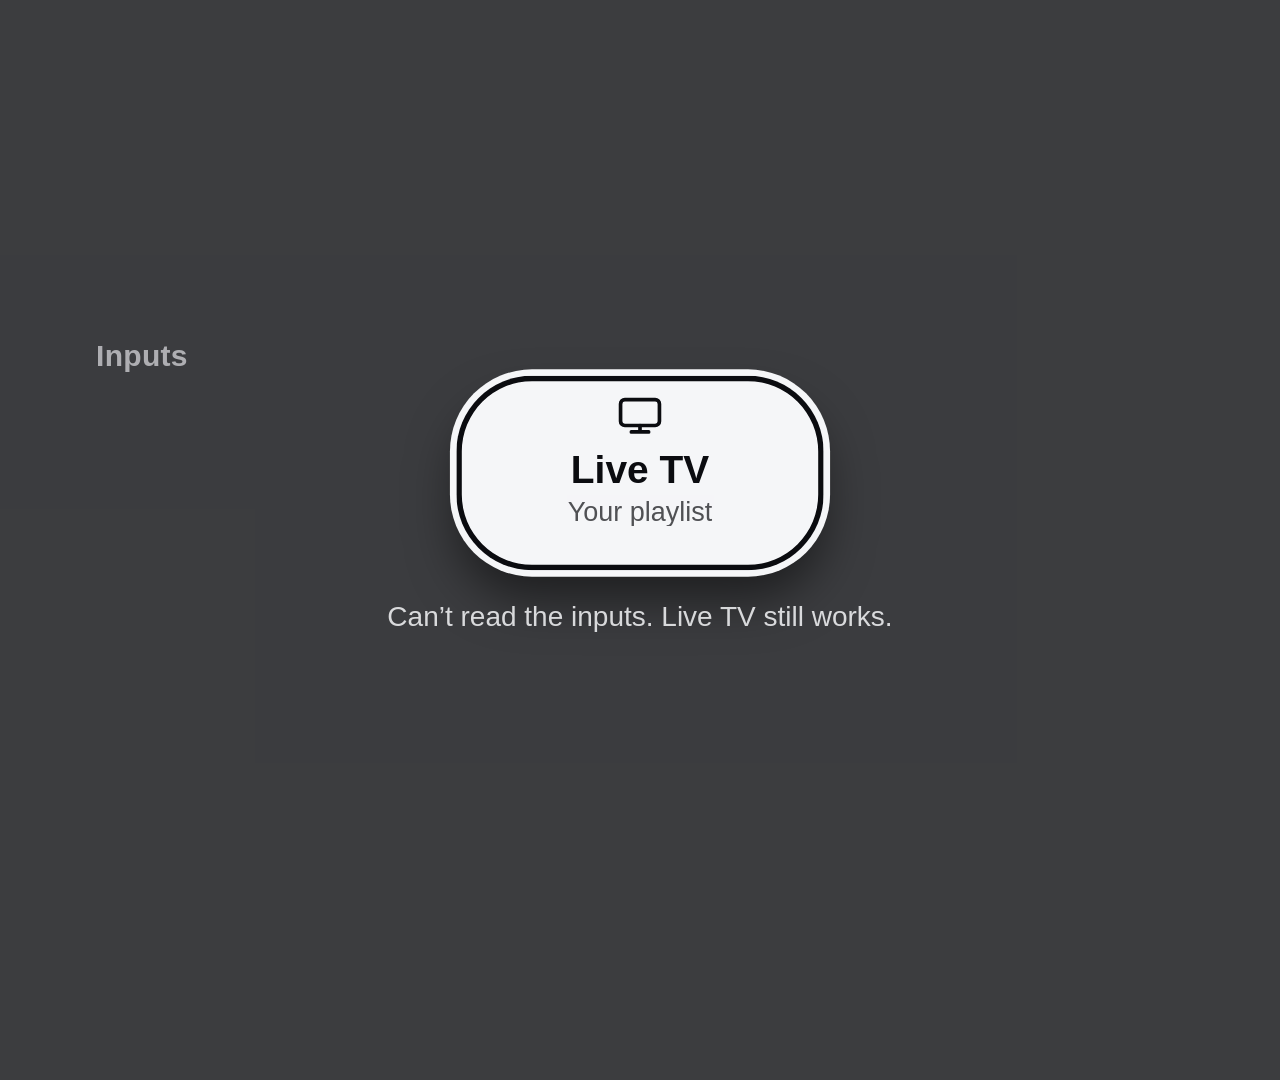
<file: picker/app/index.html>
<!doctype html>
<html><head><meta charset="utf-8"><title>Inputs</title>
<style>
*{box-sizing:border-box;margin:0}
/* the launcher's theme (colours, accent, typeface, corners) applies here too: the variables come from /api/apps, these are the defaults */
:root{--ink:#f5f6f8;--ink2:rgba(245,246,248,.62);--font:"LG Smart UI","Helvetica Neue",Helvetica,Arial,sans-serif;--night:#0b0c10;--night-rgb:5,6,9;--panel2:#1a1c22;--acc:#f5f6f8;--acc-ink:#0b0c10;--focus:#f5f6f8;--tile-r:50px}
html,body{width:1920px;height:1080px;overflow:hidden;background:transparent;color:var(--ink);font-family:var(--font)}
#dim{position:absolute;left:0;top:0;width:1920px;height:1080px;background:rgba(var(--night-rgb),.78);opacity:0;transition:opacity .12s linear}
#wrap{position:absolute;left:96px;right:96px;top:0;bottom:0;display:flex;flex-direction:column;justify-content:center;opacity:0;transition:opacity .12s linear}
.on #dim,.on #wrap{opacity:1}
.cap{font-size:30px;font-weight:600;color:var(--ink2);margin-bottom:20px;letter-spacing:.01em}
.row{display:flex}
.row>*+*{margin-left:32px}
#wrap>*+*{margin-top:72px}
#inputs>*+*{margin-left:24px}
[dir=rtl] .row>*+*{margin-left:0;margin-right:32px}[dir=rtl] #inputs>*+*{margin-left:0;margin-right:24px}   /* right-to-left languages */
[dir=rtl] .chip.act::after,[dir=rtl] .tile.act::after{right:auto;left:26px}
.tile{position:relative;flex:1 1 0;min-width:0;height:180px;border-radius:calc(var(--tile-r) * 1.4);overflow:hidden;background:var(--panel2);display:flex;align-items:center;justify-content:center;
  box-shadow:inset 0 0 0 1px rgba(255,255,255,.08);transform:scale(.96);transition:transform .15s ease-out}
.tile img{max-width:58%;max-height:58%;object-fit:contain}
.tile.cover img{position:absolute;left:0;top:0;width:100%;height:100%;max-width:none;max-height:none;object-fit:cover}   /* a picture of your own as Full tile (helper/icons.js) */
.tile.f{transform:translateY(-10px) scale(1.06);box-shadow:0 0 0 5px var(--focus),0 26px 44px rgba(0,0,0,.5)}
.chip{position:relative;flex:1 1 auto;min-width:max(200px,fit-content);max-width:340px;height:180px;padding:0 32px;border-radius:calc(var(--tile-r) * 1.4);overflow:hidden;display:flex;flex-direction:column;align-items:center;justify-content:center;background:var(--panel2);color:var(--ink);box-shadow:inset 0 0 0 1px rgba(255,255,255,.08);
  transform:scale(.96);transition:transform .15s ease-out}
.chip>*+*{margin-top:8px}
.chip svg{width:48px;height:48px;flex:none;fill:none;stroke:currentColor;stroke-width:1.7;stroke-linecap:round;stroke-linejoin:round}
/* the width of the card is its own: the text lines shrink inside it and end in an ellipsis, never painted over the neighbours (issue 19) */
.chip .tx{display:flex;flex-direction:column;align-items:center;width:100%;min-width:0;max-width:100%}
.chip .tx>*+*{margin-top:2px}
.chip .lb{font-size:36px;font-weight:700;white-space:nowrap;overflow:hidden;text-overflow:ellipsis;max-width:100%}
.chip .st{font-size:25px;font-weight:500;opacity:.7;text-align:center;line-height:1.2;max-width:100%;min-height:2.4em;
  display:-webkit-box;-webkit-box-orient:vertical;-webkit-line-clamp:2;overflow:hidden}
.chip.dim{opacity:.7}
.tile.inp{flex-direction:column;background:#2a2d36}
.tile.inp svg{width:64px;height:64px;fill:none;stroke:var(--ink);stroke-width:1.7;stroke-linecap:round;stroke-linejoin:round}
.tile.inp .lb{margin-top:6px;font-size:26px;font-weight:600;max-width:90%;white-space:nowrap;overflow:hidden;text-overflow:ellipsis}
.chip.act::after,.tile.act::after{content:"";position:absolute;right:26px;top:24px;width:16px;height:16px;border-radius:8px;background:#1fbf5a;box-shadow:0 0 0 3px rgba(11,12,16,.9)}
.chip.f{opacity:1;background:var(--acc);color:var(--acc-ink);transform:translateY(-10px) scale(1.08);box-shadow:inset 0 0 0 5px var(--acc-ink),0 0 0 6px var(--focus),0 26px 44px rgba(0,0,0,.5)}
#inputs{justify-content:center}
#msg{margin-top:28px;text-align:center;font-size:28px;font-weight:500;color:var(--ink);opacity:.85}
#msg:empty{display:none}
</style></head><body>
<div id="dim"></div>
<div id="wrap">
  <div id="appsBox"><div class="cap" id="capA"></div><div class="row" id="apps"></div></div>
  <div><div class="cap" id="capI"></div><div class="row" id="inputs"></div><div id="msg"></div></div>
</div>
<script>
/* @legacy38 */
/* Compatibility only. Original pages, themes and APIs remain the source of truth.
   No work is performed on engines with native custom properties and fetch. */
(function (w) {
  'use strict';
  function resolve(value, vars, trail) {
    trail = trail || [];
    var start = value.indexOf('var('), end, depth, i, quote, body, split, name, replacement;
    while (start >= 0) {
      depth = 1; quote = '';
      for (end = start + 4; end < value.length && depth; end++) {
        var c = value.charAt(end);
        if (quote) { if (c === quote && value.charAt(end - 1) !== '\\') quote = ''; }
        else if (c === '"' || c === "'") quote = c;
        else if (c === '(') depth++;
        else if (c === ')') depth--;
      }
      if (depth) return null;
      body = value.slice(start + 4, end - 1); split = -1; depth = 0;
      for (i = 0; i < body.length; i++) {
        if (body.charAt(i) === '(') depth++;
        if (body.charAt(i) === ')') depth--;
        if (body.charAt(i) === ',' && !depth) { split = i; break; }
      }
      name = (split < 0 ? body : body.slice(0, split)).trim();
      replacement = Object.prototype.hasOwnProperty.call(vars, name) && trail.indexOf(name) < 0
        ? resolve(String(vars[name]), vars, trail.concat(name)) : null;
      if (replacement === null && split >= 0) replacement = resolve(body.slice(split + 1).trim(), vars, trail);
      if (replacement === null) return null;
      value = value.slice(0, start) + replacement + value.slice(end);
      start = value.indexOf('var(');
    }
    return value;
  }
  function declarations(text) {
    var out = [], begin = 0, depth = 0, quote = '', i, c;
    text += ';';
    for (i = 0; i < text.length; i++) {
      c = text.charAt(i);
      if (quote) { if (c === quote && text.charAt(i - 1) !== '\\') quote = ''; }
      else if (c === '"' || c === "'") quote = c;
      else if (c === '(') depth++;
      else if (c === ')') depth--;
      else if (c === ';' && !depth) {
        var item = text.slice(begin, i), colon = item.indexOf(':');
        if (colon >= 0) out.push([item.slice(0, colon).trim(), item.slice(colon + 1).trim()]);
        begin = i + 1;
      }
    }
    return out;
  }
  // The original bundled styles contain flat selectors; nested at-rules are
  // explicitly rejected rather than silently producing a different theme.
  function parse(css) {
    var rules = [], re = /([^{}]+)\{([^{}]*)\}/g, match;
    css = css.replace(/\/\*[\s\S]*?\*\//g, '');
    var at = /@(?:media|supports|keyframes|-[a-z]+-keyframes)\b/.exec(css);
    while (at) {
      var open = css.indexOf('{', at.index), pos = open + 1, level = 1, q = '';
      if (open < 0) throw new Error('legacy38: malformed at-rule');
      for (; pos < css.length && level; pos++) {
        var ch = css.charAt(pos);
        if (q) { if (ch === q && css.charAt(pos - 1) !== '\\') q = ''; }
        else if (ch === '"' || ch === "'") q = ch;
        else if (ch === '{') level++;
        else if (ch === '}') level--;
      }
      if (level || /var\(--|--[\w-]+\s*:/.test(css.slice(open, pos)))
        throw new Error('legacy38: nested CSS needs an explicit adapter');
      // Native keyframes/media without custom properties remain in the original
      // stylesheet; do not treat frame selectors as document selectors.
      css = css.slice(0, at.index) + css.slice(pos);
      at = /@(?:media|supports|keyframes|-[a-z]+-keyframes)\b/.exec(css);
    }
    while ((match = re.exec(css))) {
      var selector = match[1].trim();
      if (selector.charAt(0) === '@') continue;
      rules.push({ selector: selector, declarations: declarations(match[2]) });
    }
    return rules;
  }
  function xhrFetch(url, options) {
    options = options || {};
    return new w.Promise(function (yes, no) {
      var x = new w.XMLHttpRequest();
      x.open(options.method || 'GET', url, true); x.timeout = 15000;
      var headers = options.headers || {}, key;
      for (key in headers) if (Object.prototype.hasOwnProperty.call(headers, key)) x.setRequestHeader(key, headers[key]);
      x.onload = function () {
        yes({ ok: x.status >= 200 && x.status < 300, status: x.status,
          text: function () { return w.Promise.resolve(x.responseText); },
          json: function () { return new w.Promise(function (res, rej) {
            try { res(JSON.parse(x.responseText)); } catch (e) { rej(e); }
          }); } });
      };
      x.onerror = x.ontimeout = x.onabort = function () { no(new TypeError('Network request failed')); };
      x.send(options.body === undefined ? null : options.body);
    });
  }
  function specificity(selector) {
    var ids = (selector.match(/#[\w-]+/g) || []).length;
    var classes = (selector.match(/\.[\w-]+|\[[^\]]+\]|:(?!:|not\()[\w-]+(?:\([^)]*\))?/g) || []).length;
    var tags = (selector.replace(/#[\w-]+|\.[\w-]+|\[[^\]]+\]|::?[\w-]+(?:\([^)]*\))?/g, '').match(/[a-zA-Z][\w-]*/g) || []).length;
    return ids * 1000000 + classes * 1000 + tags;
  }
  function installStyles() {
    var doc = w.document, proto = w.CSSStyleDeclaration.prototype;
    var nativeSet = proto.setProperty, nativeGet = proto.getPropertyValue, nativeRemove = proto.removeProperty;
    var output = doc.createElement('style'), serial = 0, timer = null, observer, current = [], customRules = [], lastSource = '';
    output.id = 'cytv-legacy38-style';
    doc.head.appendChild(output);
    function schedule() {
      if (timer === null) timer = w.setTimeout(function () { timer = null; refresh(); }, 16);
    }
    // Old engines discard unknown custom properties. Retain them on the style
    // object so the original theme/colour code can keep using its exact API.
    proto.setProperty = function (key, value, priority) {
      if (key.indexOf('--') === 0) {
        if (!this._cytvVars) this._cytvVars = {};
        this._cytvVars[key] = String(value); schedule(); return;
      }
      return nativeSet.call(this, key, value, priority);
    };
    proto.getPropertyValue = function (key) {
      if (key.indexOf('--') === 0 && this._cytvVars && Object.prototype.hasOwnProperty.call(this._cytvVars, key)) return this._cytvVars[key];
      return nativeGet.call(this, key);
    };
    proto.removeProperty = function (key) {
      if (key.indexOf('--') === 0 && this._cytvVars) {
        var old = this._cytvVars[key] || ''; delete this._cytvVars[key]; schedule(); return old;
      }
      return nativeRemove.call(this, key);
    };
    function matches(el, selector) {
      var fn = el.matches || el.webkitMatchesSelector;
      return !!fn && fn.call(el, selector);
    }
    function variables(el) {
      if (!el || el.nodeType !== 1) return {};
      if (el._cytvVarCache) return el._cytvVarCache;
      var values = {}, ranks = {}, inherited = variables(el.parentNode), key, i, j;
      for (key in inherited) values[key] = inherited[key];
      for (i = 0; i < customRules.length; i++) {
        var rule = customRules[i];
        if (rule.pseudo || !matches(el, rule.base)) continue;
        for (j = 0; j < rule.declarations.length; j++) {
          var d = rule.declarations[j];
          if (d[0].indexOf('--') !== 0) continue;
          var important = /!important\s*$/.test(d[1]);
          var rank = rule.rank + (important ? 1000000000 : 0);
          if (ranks[d[0]] === undefined || rank >= ranks[d[0]]) {
            ranks[d[0]] = rank; values[d[0]] = d[1].replace(/\s*!important\s*$/, '');
          }
        }
      }
      var inline = el.style && el.style._cytvVars || {};
      for (key in inline) if (!ranks[key] || ranks[key] < 1000000000) values[key] = inline[key];
      el._cytvVarCache = values;
      return values;
    }
    function observe() {
      if (observer) observer.observe(doc.documentElement, {subtree: true, childList: true, characterData: true, attributes: true});
    }
    function refresh() {
      if (observer) observer.disconnect();
      try {
        var styles = doc.querySelectorAll('style'), i, j, k, sources = [];
        for (i = 0; i < styles.length; i++) if (styles[i] !== output) sources.push(styles[i].textContent);
        var source = sources.join('\n');
        if (source !== lastSource) {
          var sheets = parse(source), next = [];
          for (i = 0; i < sheets.length; i++) {
          var selectors = sheets[i].selector.split(',');
          for (j = 0; j < selectors.length; j++) {
            var selector = selectors[j].trim(), pseudo = /::?(before|after|selection|first-letter|first-line)\s*$/.exec(selector);
            next.push({selector: selector, base: pseudo ? selector.slice(0, pseudo.index) || '*' : selector,
              pseudo: pseudo ? pseudo[0] : '', rank: specificity(selector), declarations: sheets[i].declarations,
              hasVars: sheets[i].declarations.some(function (d) { return d[1].indexOf('var(') >= 0; }),
              hasCustom: sheets[i].declarations.some(function (d) { return d[0].indexOf('--') === 0; })});
          }
          }
          current = next; customRules = current.filter(function (r) { return r.hasCustom; }); lastSource = source;
        }
        var all = doc.querySelectorAll('*');
        for (i = 0; i < all.length; i++) all[i]._cytvVarCache = null;
        var css = [];
        for (i = 0; i < current.length; i++) {
          var rule = current[i], needed = rule.declarations.some(function (d) { return d[0].indexOf('--') !== 0; });
          if (!needed) continue;
          if (!rule.hasVars) {
            // Same added specificity as the per-element selector, without
            // enumerating every node for declarations the engine already knows.
            var nativeBody = rule.declarations.filter(function (d) { return d[0].indexOf('--') !== 0; })
              .map(function (d) { return d[0] + ':' + d[1]; }).join(';');
            css.push(rule.base + ':not([data-cytv-legacy-ignore])' + rule.pseudo + '{' + nativeBody + '}');
            continue;
          }
          var elements = doc.querySelectorAll(rule.base);
          for (j = 0; j < elements.length; j++) {
            var el = elements[j], vars = variables(el), body = [];
            if (!el._cytvLegacyId) { el._cytvLegacyId = String(++serial); el.setAttribute('data-cytv-legacy', el._cytvLegacyId); }
            for (k = 0; k < rule.declarations.length; k++) {
              var decl = rule.declarations[k];
              if (decl[0].indexOf('--') === 0) continue;
              var value = resolve(decl[1], vars);
              if (value !== null) body.push(decl[0] + ':' + value);
            }
            if (body.length) css.push(rule.base + '[data-cytv-legacy="' + el._cytvLegacyId + '"]' + rule.pseudo + '{' + body.join(';') + '}');
          }
        }
        var rootVars = variables(doc.documentElement);
        // Match CSS Grid's fractional column sizing and gaps, retaining the
        // original centred-last-row rule, theme dimensions and RTL direction.
        var cols = Math.max(1, parseInt(rootVars['--cols'], 10) || 10);
        var gapX = rootVars['--gap-x'] || '24px', gapY = rootVars['--gap-y'] || '26px';
        var gridW = rootVars['--grid-w'] || '1728px';
        css.push('body:not([data-galign="center"]) #grid{display:flex;flex-wrap:wrap;justify-content:flex-start}');
        css.push('body:not([data-galign="center"]) #grid{gap:0}');
        css.push('body:not([data-galign="center"]) #grid>.tile{width:calc((' + gridW + ' - ' + (cols - 1) + ' * ' + gapX + ')/' + cols + ');margin:0 0 ' + gapY + ' ' + gapX + '}');
        css.push('body:not([data-galign="center"]) #grid>.tile:nth-child(' + cols + 'n+1){margin-left:0}');
        css.push('html[dir="rtl"] body:not([data-galign="center"]) #grid>.tile{margin-left:0;margin-right:' + gapX + '}html[dir="rtl"] body:not([data-galign="center"]) #grid>.tile:nth-child(' + cols + 'n+1){margin-right:0}');
        var text = css.join('\n');
        if (output.textContent !== text) output.textContent = text;
        api.lastError = '';
      } catch (e) {
        api.lastError = String(e.message || e);
        if (w.console) w.console.error(api.lastError);
      } finally { observe(); }
    }
    api.variables = variables; api.refresh = refresh;
    // Preserve direct access to custom values in cards/add-on theme exports.
    var getComputed = w.getComputedStyle;
    w.getComputedStyle = function (el, pseudo) {
      var style = getComputed.call(w, el, pseudo), get = style.getPropertyValue;
      style.getPropertyValue = function (key) {
        if (key.indexOf('--') === 0) return variables(el)[key] || '';
        return get.call(style, key);
      };
      return style;
    };
    if (w.MutationObserver) observer = new w.MutationObserver(schedule);
    refresh();
  }
  var api = { resolve: resolve, declarations: declarations, parse: parse, xhrFetch: xhrFetch, specificity: specificity };
  if (typeof module !== 'undefined' && module.exports) { module.exports = api; return; }
  if (!w.fetch) w.fetch = xhrFetch;
  if (w.Element && !w.Element.prototype.remove) w.Element.prototype.remove = function () {
    if (this.parentNode) this.parentNode.removeChild(this);
  };
  if (w.CSS && w.CSS.supports && w.CSS.supports('color', 'var(--cytv-probe)')) return;
  w.CYTV_LEGACY38 = api;
  if (w.document && w.CSSStyleDeclaration) installStyles();
})(typeof window === 'undefined' ? {} : window);

/* @legacy38 end */
/* Inputs picker shown over whatever is playing, opened by the Input key (see the inputhook bind): the dock apps above,
   the inputs (HDMI ports, Live TV) below. The app stays running: starting a web app takes ~8 s before it gets the
   remote, so the service starts it once ({"prewarm":true}) and it hides itself; every later launch only fires
   webOSRelaunch. For an instant open the page is built while hidden, the icons are kept as data in localStorage and
   opening only toggles a class and refreshes in the background. */
var API='http://127.0.0.1:8765', KEY='cytv.picker.v4';
var apps=[], inputs=[], row=1, col=[0,0], moved=false, shown=false, shownAt=0, built='';
var cache={apps:[],inputs:[],icons:{},colors:{}};
var running={},dots=false;   /* dots: Customise > Open apps in the launcher (config runDots) */   /* the apps that are open now (a green dot, as on the active input); read on every open, never stored */
var ICON={
  hdmi:'<svg viewBox="0 0 24 24"><path d="M4 8h16v7l-3 3H7l-3-3z"/><path d="M9 11v3M12 11v3M15 11v3"/></svg>',
  tv:'<svg viewBox="0 0 24 24"><rect x="3" y="6" width="18" height="12" rx="2"/><path d="M8 21h8M12 18v3"/></svg>'};
/* @i18n */
var I18N = {"ar":{"_name":"العربية","_dir":"rtl","_pct":88,"%d channels":{"zero":"%d قناة","one":"%d قناة","two":"%d قناتان","few":"%d قنوات","many":"%d قناة","other":"%d قناة"},"%d of %d":"%d من %d","%d of %d on":"%d من %d مفعّل","%s added to Home":"أُضيف %s إلى الشاشة الرئيسية","%s removed from Home":"أُزيل %s من الشاشة الرئيسية","Apps":"التطبيقات","Back":"رجوع","build %s":"البناء %s","Can’t read the inputs. Live TV still works.":"تعذّرت قراءة المداخل. البث المباشر يعمل.","Close":"إغلاق","Connected":"متصل","Could not change Home":"تعذّر تغيير الشاشة الرئيسية","Customise":"تخصيص","default":"افتراضي","Home":"Home","Input":"Input","Input key":"زر Input","Inputs":"المداخل","Language":"اللغة","Live TV":"البث المباشر","More":"المزيد","never":"أبدًا","Nothing connected":"لا شيء متصل","On":"تشغيل","Open":"فتح","Open apps":"التطبيقات المفتوحة","optional":"اختياري","Service":"الخدمة","Start":"ابدأ","Text":"نص","Theme":"السمة","Your playlist":"قائمة التشغيل الخاصة بك"},"ca":{"_name":"Català","_dir":"ltr","_pct":88,"%d channels":{"one":"%d canal","other":"%d canals"},"%d of %d":"%d de %d","%d of %d on":"%d de %d d'activats","%s added to Home":"%s s'ha afegit a Inici","%s removed from Home":"%s s'ha tret d'Inici","Apps":"Aplicacions","Back":"Enrere","build %s":"compilació %s","Can’t read the inputs. Live TV still works.":"No es poden llegir les entrades. La TV en directe continua funcionant.","Close":"Tanca","Connected":"Connectat","Could not change Home":"No s'ha pogut canviar la pantalla d'inici","Customise":"Personalitza","default":"predeterminat","Home":"Inici","Input":"Entrada","Input key":"Tecla d'entrada","Inputs":"Entrades","Language":"Idioma","Live TV":"TV en directe","More":"Més","never":"mai","Nothing connected":"No hi ha res connectat","On":"Activat","Open":"Obre","Open apps":"Aplicacions obertes","optional":"opcional","Service":"Servei","Start":"Inicia","Text":"Text","Theme":"Tema","Your playlist":"La teva llista de reproducció"},"de":{"_name":"Deutsch","_dir":"ltr","_pct":95,"%d channels":{"one":"%d Sender","other":"%d Sender"},"%d of %d":"%d von %d","%d of %d on":"%d von %d an","%s added to Home":"%s zu Home hinzugefügt","%s removed from Home":"%s von Home entfernt","Apps":"Apps","Back":"Zurück","build %s":"Build %s","Can’t read the inputs. Live TV still works.":"Eingänge nicht lesbar. Live-TV funktioniert weiter.","Close":"Schließen","Connected":"Verbunden","Could not change Home":"Home konnte nicht geändert werden","Customise":"Anpassen","default":"Standard","Home":"Home","Input":"Input","Input key":"Eingangstaste","Inputs":"Eingänge","Language":"Sprache","Live TV":"Live-TV","More":"Mehr","never":"nie","Nothing connected":"Nichts angeschlossen","On":"An","Open":"Öffnen","Open apps":"Geöffnete Apps","optional":"optional","Service":"Dienst","Start":"Start","Text":"Text","Theme":"Design","Your playlist":"Deine Playlist","TV":"TV","Tuner":"Tuner","System":"System"},"es":{"_name":"Español","_dir":"ltr","_pct":88,"%d channels":{"one":"%d canal","other":"%d canales"},"%d of %d":"%d de %d","%d of %d on":"%d de %d activados","%s added to Home":"%s añadido a Inicio","%s removed from Home":"%s quitado de Inicio","Apps":"Apps","Back":"Atrás","build %s":"versión %s","Can’t read the inputs. Live TV still works.":"No se pueden leer las entradas. La TV en directo sigue funcionando.","Close":"Cerrar","Connected":"Conectado","Could not change Home":"No se pudo cambiar Inicio","Customise":"Personalizar","default":"predeterminado","Home":"Home","Input":"Input","Input key":"Botón Entrada","Inputs":"Entradas","Language":"Idioma","Live TV":"TV en directo","More":"Más","never":"nunca","Nothing connected":"Nada conectado","On":"Activado","Open":"Abrir","Open apps":"Apps abiertas","optional":"opcional","Service":"Servicio","Start":"Empezar","Text":"Texto","Theme":"Tema","Your playlist":"Tu lista","System":"Sistema"},"fr":{"_name":"Français","_dir":"ltr","_pct":88,"%d channels":{"one":"%d chaîne","other":"%d chaînes"},"%d of %d":"%d sur %d","%d of %d on":"%d sur %d activés","%s added to Home":"%s ajouté à l’accueil","%s removed from Home":"%s retiré de l’accueil","Apps":"Apps","Back":"Retour","build %s":"version %s","Can’t read the inputs. Live TV still works.":"Impossible de lire les entrées. La TV en direct fonctionne encore.","Close":"Fermer","Connected":"Connecté","Could not change Home":"Impossible de modifier l’accueil","Customise":"Personnaliser","default":"par défaut","Home":"Home","Input":"Input","Input key":"Touche Entrée","Inputs":"Entrées","Language":"Langue","Live TV":"TV en direct","More":"Plus","never":"jamais","Nothing connected":"Rien de connecté","On":"Activé","Open":"Ouvrir","Open apps":"Apps ouvertes","optional":"facultatif","Service":"Service","Start":"Démarrer","Text":"Texte","Theme":"Thème","Your playlist":"Votre playlist","System":"Système"},"it":{"_name":"Italiano","_dir":"ltr","_pct":93,"%d channels":{"one":"%d canale","other":"%d canali"},"%d of %d":"%d di %d","%d of %d on":"%d di %d attivi","%s added to Home":"%s aggiunta alla Home","%s removed from Home":"%s rimossa dalla Home","Apps":"App","Back":"Indietro","build %s":"build %s","Can’t read the inputs. Live TV still works.":"Impossibile leggere gli ingressi. Live TV funziona comunque.","Close":"Chiudi","Connected":"Connesso","Could not change Home":"Impossibile cambiare la Home","Customise":"Personalizza","default":"predefinito","Home":"Home","Input":"Ingressi","Input key":"Tasto Ingressi","Inputs":"Ingressi","Language":"Lingua","Live TV":"Live TV","More":"Altro","never":"mai","Nothing connected":"Nessun dispositivo connesso","On":"On","Open":"Apri","Open apps":"App aperte","optional":"opzionale","Service":"Servizio","Start":"Avvia","Text":"Testo","Theme":"Tema","Your playlist":"La tua playlist","TV":"TV","Tuner":"Sintonizzatore"},"nl":{"_name":"Nederlands","_dir":"ltr","_pct":95,"%d channels":{"one":"%d zender","other":"%d zenders"},"%d of %d":"%d van %d","%d of %d on":"%d van %d aan","%s added to Home":"%s is aan Home toegevoegd","%s removed from Home":"%s is van Home verwijderd","Apps":"Apps","Back":"Terug","build %s":"build %s","Can’t read the inputs. Live TV still works.":"Kan de ingangen niet lezen. Live TV werkt nog.","Close":"Sluiten","Connected":"Verbonden","Could not change Home":"Kan Home niet aanpassen","Customise":"Aanpassen","default":"standaard","Home":"Home","Input":"Input","Input key":"Ingangtoets","Inputs":"Ingangen","Language":"Taal","Live TV":"Live TV","More":"Meer","never":"nooit","Nothing connected":"Niets aangesloten","On":"Aan","Open":"Openen","Open apps":"Geopende apps","optional":"optioneel","Service":"Service","Start":"Start","Text":"Tekst","Theme":"Thema","Your playlist":"Je afspeellijst","System":"Systeem"},"pl":{"_name":"Polski","_dir":"ltr","_pct":94,"%d channels":{"one":"%d kanał","few":"%d kanały","many":"%d kanałów","other":"%d kanałów"},"%d of %d":"%d z %d","%d of %d on":"%d z %d włączonych","%s added to Home":"%s dodano do Home","%s removed from Home":"%s usunięto z Home","Apps":"Aplikacje","Back":"Wstecz","build %s":"kompilacja %s","Can’t read the inputs. Live TV still works.":"Nie można odczytać wejść. Telewizja na żywo nadal działa.","Close":"Zamknij","Connected":"Połączono","Could not change Home":"Nie udało się zmienić ekranu głównego","Customise":"Dostosuj","default":"domyślny","Home":"Home","Input":"Wejście","Input key":"Klawisz wejścia","Inputs":"Wejścia","Language":"Język","Live TV":"Telewizja na żywo","More":"Więcej","never":"nigdy","Nothing connected":"Nic nie jest podłączone","On":"Wł.","Open":"Otwórz","Open apps":"Otwarte aplikacje","optional":"opcjonalnie","Service":"Usługa","Start":"Start","Text":"Tekst","Theme":"Motyw","Your playlist":"Twoja playlista","TV":"TV","Tuner":"Tuner"},"pt":{"_name":"Português (Brasil)","_dir":"ltr","_pct":83,"%d channels":{"one":"%d canal","other":"%d canais"},"%d of %d":"%d de %d","%d of %d on":"%d de %d ativado","%s added to Home":"%s adicionado ao Início","%s removed from Home":"%s removido do Início","Apps":"Aplicativos","Back":"Voltar","build %s":"build %s","Can’t read the inputs. Live TV still works.":"Não foi possível ler as entradas. A TV ao vivo continua funcionando.","Close":"Fechar","Connected":"Conectado","Could not change Home":"Não foi possível alterar o Início","Customise":"Personalizar","default":"padrão","Home":"Início","Input":"Input","Input key":"Tecla Input","Inputs":"Entradas","Language":"Idioma","Live TV":"TV ao vivo","More":"Mais","never":"nunca","Nothing connected":"Nada conectado","On":"Ativado","Open":"Abrir","Open apps":"Aplicativos abertos","optional":"opcional","Service":"Serviço","Start":"Iniciar","Text":"Texto","Theme":"Tema","Your playlist":"Sua lista de reprodução"},"ru":{"_name":"Русский","_dir":"ltr","_pct":88,"%d channels":{"one":"%d канал","few":"%d канала","many":"%d каналов","other":"%d канала"},"%d of %d":"%d из %d","%d of %d on":"%d из %d включено","%s added to Home":"%s добавлено на главный экран","%s removed from Home":"%s убрано с главного экрана","Apps":"Приложения","Back":"Назад","build %s":"сборка %s","Can’t read the inputs. Live TV still works.":"Не удаётся прочитать входы. Прямой эфир работает.","Close":"Закрыть","Connected":"Подключено","Could not change Home":"Не удалось изменить главный экран","Customise":"Настроить","default":"по умолчанию","Home":"Home","Input":"Input","Input key":"Кнопка Input","Inputs":"Входы","Language":"Язык","Live TV":"Прямой эфир","More":"Ещё","never":"никогда","Nothing connected":"Ничего не подключено","On":"Вкл.","Open":"Открыть","Open apps":"Открытые приложения","optional":"необязательно","Service":"Служба","Start":"Начать","Text":"Текст","Theme":"Тема","Your playlist":"Ваш плейлист"},"tr":{"_name":"Türkçe","_dir":"ltr","_pct":88,"%d channels":"%d kanal","%d of %d":"%d / %d","%d of %d on":"%d / %d açık","%s added to Home":"%s ana ekrana eklendi","%s removed from Home":"%s ana ekrandan kaldırıldı","Apps":"Uygulamalar","Back":"Geri","build %s":"derleme %s","Can’t read the inputs. Live TV still works.":"Girişler okunamıyor. Canlı TV çalışıyor.","Close":"Kapat","Connected":"Bağlı","Could not change Home":"Ana ekran değiştirilemedi","Customise":"Özelleştir","default":"varsayılan","Home":"Home","Input":"Input","Input key":"Input tuşu","Inputs":"Girişler","Language":"Dil","Live TV":"Canlı TV","More":"Daha fazla","never":"hiç","Nothing connected":"Hiçbir şey bağlı değil","On":"Açık","Open":"Aç","Open apps":"Açık uygulamalar","optional":"isteğe bağlı","Service":"Hizmet","Start":"Başlat","Text":"Metin","Theme":"Tema","Your playlist":"Oynatma listeniz"},"vi":{"_name":"Tiếng Việt","_dir":"ltr","_pct":95,"%d channels":{"one":"%d kênh","other":"%d kênh"},"%d of %d":"%d trên %d","%d of %d on":"%d trên %d đang bật","%s added to Home":"Đã thêm %s vào màn hình chính","%s removed from Home":"Đã xóa %s khỏi màn hình chính","Apps":"Ứng dụng","Back":"Quay lại","build %s":"bản dựng %s","Can’t read the inputs. Live TV still works.":"Không thể đọc các đầu vào. Truyền hình trực tiếp vẫn hoạt động.","Close":"Đóng","Connected":"Đã kết nối","Could not change Home":"Không thể thay đổi màn hình chính","Customise":"Tùy chỉnh","default":"mặc định","Home":"Màn hình chính","Input":"Đầu vào","Input key":"Phím Input","Inputs":"Các đầu vào","Language":"Ngôn ngữ","Live TV":"Truyền hình trực tiếp","More":"Thêm","never":"không bao giờ","Nothing connected":"Chưa kết nối thiết bị nào","On":"Bật","Open":"Mở","Open apps":"Ứng dụng đang mở","optional":"không bắt buộc","Service":"Dịch vụ","Start":"Bắt đầu","Text":"Văn bản","Theme":"Giao diện","Your playlist":"Danh sách phát của bạn","TV":"TV","Tuner":"Bộ thu sóng"},"en":{"%d channels":{"one":"%d channel","other":"%d channels"}}};
/* ---------- language: the pages are written in English and translated where text is shown ----------
   I18N holds the translations this page uses, from i18n/<language>.json, put in by tools/build-pages.js ({language: {English: text}}).
   The language is the TV's, unless the manager's Language setting chose another (setLang). t() looks a text up whole, then the parts
   of a text joined by line breaks or " · ", and fills in templates: "%s" is any text, "%d" a number ("Launcher %s", "%d photos").
   A text without a translation stays English. A translation can have plural forms, {"one": "%d foto", "other": "%d foto's"}: the
   form follows the first number in the text, by the language's plural rules (Unicode CLDR: zero, one, two, few, many, other). The
   English plural forms are in I18N.en. */
var LANG_TV = String((window.webOSSystem && window.webOSSystem.locale) || navigator.language || 'en')
    .slice(0, 2)
    .toLowerCase(),
  LANG = 'en',
  LT = null,
  LTPL = null;
/* '' or undefined: the TV's language; a language without translations here falls back to English */
function setLang(code) {
  var c = code || LANG_TV;
  LANG = I18N[c] && (c === 'en' || I18N[c]._name) ? c : 'en';
  LT = I18N[LANG] || null;
  LTPL = null;
  if (document.documentElement) {
    document.documentElement.lang = LANG;
    /* a right-to-left language (_dir "rtl": Arabic, Hebrew) mirrors the layout; the pages' CSS has the [dir="rtl"] rules */
    document.documentElement.dir = LT && LT._dir === 'rtl' ? 'rtl' : 'ltr';
  }
}
/* left and right swap places in a right-to-left layout: the arrow keys follow what the eye sees */
function rtl() {
  return !!(LT && LT._dir === 'rtl');
}
/* the plural form of n in the current language: the browser's rules, or a small table of the same rules for older engines */
function pluralForm(n) {
  try {
    if (window.Intl && Intl.PluralRules) return new Intl.PluralRules(LANG).select(n);
  } catch (e) {}
  var i = Math.floor(Math.abs(n)),
    m10 = i % 10,
    m100 = i % 100;
  if (/^(ja|zh|ko|th|vi|id|ms|tr)$/.test(LANG)) return 'other';
  if (/^(fr|pt)$/.test(LANG)) return i < 2 ? 'one' : 'other';
  if (/^(ru|uk|be)$/.test(LANG))
    return m10 === 1 && m100 !== 11 ? 'one' : m10 >= 2 && m10 <= 4 && (m100 < 12 || m100 > 14) ? 'few' : 'many';
  if (LANG === 'pl') return i === 1 ? 'one' : m10 >= 2 && m10 <= 4 && (m100 < 12 || m100 > 14) ? 'few' : 'many';
  if (/^(cs|sk)$/.test(LANG)) return i === 1 ? 'one' : i >= 2 && i <= 4 ? 'few' : 'other';
  if (LANG === 'ar')
    return i === 0 ? 'zero' : i === 1 ? 'one' : i === 2 ? 'two' : m100 >= 3 && m100 <= 10 ? 'few' : m100 >= 11 ? 'many' : 'other';
  if (LANG === 'he') return i === 1 ? 'one' : i === 2 ? 'two' : 'other';
  return n === 1 ? 'one' : 'other';
}
/* a translation, with its plural form picked for n when it has forms */
function tForm(v, n) {
  if (typeof v === 'string') return v;
  if (!v) return '';
  return (n !== undefined && v[pluralForm(+String(n).replace(',', '.'))]) || v.other || '';
}
setLang('');
/* which capture of a template holds its first number (the plural form follows it) */
function firstNum(key) {
  var k = 0,
    re = /%[sd]/g,
    x;
  while ((x = re.exec(key))) {
    k++;
    if (x[0] === '%d') return k;
  }
  return 1;
}
function tTemplates() {
  if (LTPL) return LTPL;
  LTPL = [];
  for (var k in LT)
    if (k.charAt(0) !== '_' && /%[sd]/.test(k))
      LTPL.push([
        new RegExp(
          '^' +
            k
              .replace(/[.*+?^${}()|[\]\\]/g, '\\$&')
              .replace(/%s/g, '([\\s\\S]+?)')
              .replace(/%d/g, '([0-9][0-9.,]*)') +
            '$'
        ),
        k,
        /\n| · /.test(k),
      ]);
  LTPL.sort(function (a, b) {
    return b[1].length - a[1].length;
  });
  return LTPL;
}
function tTpl(s, joined) {
  var tp = tTemplates();
  for (var i = 0; i < tp.length; i++) {
    if (tp[i][2] !== joined) continue;
    var m = tp[i][0].exec(s);
    if (m) {
      var j = 1,
        num = /%d/.test(tp[i][1]) ? m[firstNum(tp[i][1])] : undefined;
      return tForm(LT[tp[i][1]], num).replace(/%[sd]/g, function () {
        return t(m[j++]);
      });
    }
  }
  return null;
}
function t(s) {
  if (!LT || s === null || s === undefined || s === '') return s;
  s = String(s);
  if (Object.prototype.hasOwnProperty.call(LT, s)) return tForm(LT[s]);
  var r = tTpl(s, true);
  if (r !== null) return r;
  if (s.indexOf('\n') >= 0) return s.split('\n').map(t).join('\n');
  if (s.indexOf(' · ') >= 0) return s.split(' · ').map(t).join(' · ');
  r = tTpl(s, false);
  return r !== null ? r : s;
}
/* the manager calls it tr: its code has local variables named t */
function tr(s) {
  return t(s);
}
/* the languages for the manager's Language list: English and every language this page has, with how complete it is */
function languages() {
  var out = [{ code: 'en', name: 'English', pct: 100 }];
  for (var c in I18N) if (c !== 'en') out.push({ code: c, name: I18N[c]._name || c, pct: I18N[c]._pct || 0 });
  return out;
}
/* @i18n end */
function $(i){return document.getElementById(i)}
function call(uri,p){try{var b=new PalmServiceBridge();b.onservicecallback=function(){};b.call(uri,JSON.stringify(p));return true}catch(e){return false}}
function log(m){try{var x=new XMLHttpRequest();x.open('GET',API+'/api/log?m='+encodeURIComponent('picker '+m));x.send()}catch(e){}}
function launch(id,params){
  log('launch '+id+' '+JSON.stringify(params||{}));
  var x=new XMLHttpRequest();x.open('POST',API+'/api/launch');x.timeout=4000;
  x.onload=function(){log('launch reply '+x.responseText.slice(0,120))};
  x.onerror=x.ontimeout=function(){log('helper did not answer; trying the system');call('luna://com.webos.applicationManager/launch',{id:id,params:params||{}})};
  x.send(JSON.stringify({id:id,params:params||{}}))}
/* Started on demand by the Input key ({"ondemand":true}): nothing runs hidden in the background. Dismissing closes the app (platformBack,
   window.close, and the service asks the app manager as well); a hidden overlay can keep the remote on some TVs. Closes by itself when idle. */
var ondemand=false,idleT=0;
function closeSoon(){log('close');try{if(window.webOS&&webOS.platformBack)webOS.platformBack()}catch(e){}try{window.close()}catch(e){}}
function idle(){clearTimeout(idleT);if(ondemand&&shown)idleT=setTimeout(function(){if(shown)hide()},10000)}
function hide(){log('hide');shown=false;clearTimeout(idleT);document.body.classList.remove('on');try{webOSSystem.hide()}catch(e){}if(ondemand)closeSoon()}
function cur(){return row===0?apps:inputs}
function persist(){try{localStorage.setItem(KEY,JSON.stringify(cache))}catch(e){}}
/* the theme the service resolved for the launcher ({vars, font}); kept in the cache so the first open is already themed */
var themed=[];
function applyTheme(th){
  var st=document.documentElement.style,k;
  for(k=0;k<themed.length;k++)st.removeProperty(themed[k]);
  themed=[];
  if(!th||!th.vars)return;
  for(k in th.vars){st.setProperty(k,th.vars[k]);themed.push(k)}
  var f=th.font,fs=$('tfont'),css=f?'@font-face{font-family:"CYTV Theme Font";src:url("'+API+'/api/theme/font/'+f.id+'/'+f.file+'")}':'';
  if(!fs){fs=document.createElement('style');fs.id='tfont';document.head.appendChild(fs)}
  if(fs.textContent!==css)fs.textContent=css}

/* a tile's background is the colour along its icon's edge, as in the launcher */
function edge(img){try{var c=document.createElement('canvas');c.width=c.height=16;var g=c.getContext('2d');g.drawImage(img,0,0,16,16);
  var d=g.getImageData(0,0,16,16).data,r=0,gg=0,b=0,n=0;
  for(var i=0;i<16;i++)for(var j=0;j<16;j++){if(i&&j&&i<15&&j<15)continue;var k=(i*16+j)*4;if(d[k+3]<200)continue;r+=d[k];gg+=d[k+1];b+=d[k+2];n++}
  return n>8?'rgb('+Math.round(r/n)+','+Math.round(gg/n)+','+Math.round(b/n)+')':null}catch(e){return null}}
/* a picture on one flat colour (a logo on black): the colour of its four corners when they are opaque and alike, as [r,g,b], else null.
   d: the RGBA pixels of an N x N copy of the icon, as in the launcher */
function cornerColour(d,N){
  var at=[[0,0],[N-3,0],[0,N-3],[N-3,N-3]],c=[],q,a,b,k,R,G,B,n;
  for(q=0;q<4;q++){
    R=G=B=n=0;
    for(a=0;a<3;a++)for(b=0;b<3;b++){k=((at[q][1]+b)*N+at[q][0]+a)*4;if(d[k+3]>=230){R+=d[k];G+=d[k+1];B+=d[k+2];n++}}
    if(n<9)return null;
    c.push([R/9,G/9,B/9])}
  var m=[0,1,2].map(function(i){return(c[0][i]+c[1][i]+c[2][i]+c[3][i])/4}),sp=0;
  c.forEach(function(v){sp+=Math.abs(v[0]-m[0])+Math.abs(v[1]-m[1])+Math.abs(v[2]-m[2])});
  return sp<45?[Math.round(m[0]),Math.round(m[1]),Math.round(m[2])]:null}
/* a transparent logo drawn in near-black (made for a white background, like the VNC server app's) vanishes on a dark tile: true for it.
   A logo has gaps or is not roughly square; its visible pixels are on average darker than 80 of 255 */
function darkLogo(d,N){
  var vis=0,sum=0,x0=N,y0=N,x1=-1,y1=-1,x,y,i;
  for(y=0;y<N;y++)for(x=0;x<N;x++){i=(y*N+x)*4;
    if(d[i+3]>=128){vis++;sum+=0.2126*d[i]+0.7152*d[i+1]+0.0722*d[i+2];if(x<x0)x0=x;if(x>x1)x1=x;if(y<y0)y0=y;if(y>y1)y1=y}}
  if(!vis)return false;
  var bw=x1-x0+1,bh=y1-y0+1,solid=0;
  for(y=y0;y<=y1;y++)for(x=x0;x<=x1;x++)if(d[(y*N+x)*4+3]>=230)solid++;
  var ratio=bw/bh,logo=solid/(bw*bh)<0.85||ratio<0.8||ratio>1.25;
  return logo&&sum/vis<80}
/* the tile colour of an icon, as in the launcher: the flat colour of the picture's corners, else the colour along its edge, else a light
   tile for a dark transparent logo */
function tileColour(img){
  var N=32,d;
  try{var c=document.createElement('canvas');c.width=c.height=N;var g=c.getContext('2d');g.drawImage(img,0,0,N,N);d=g.getImageData(0,0,N,N).data}catch(e){return null}
  var cm=cornerColour(d,N);if(cm)return'rgb('+cm[0]+','+cm[1]+','+cm[2]+')';
  var ed=edge(img);if(ed)return ed;
  return darkLogo(d,N)?'rgb(236,238,242)':null}
function keep(img,id){   // remember the icon and its colour so the next open needs no network
  try{var c=document.createElement('canvas'),w=Math.min(256,img.naturalWidth||256),h=Math.min(256,img.naturalHeight||256);c.width=w;c.height=h;
    c.getContext('2d').drawImage(img,0,0,w,h);cache.icons[id]=c.toDataURL('image/png')}catch(e){}
  var col=tileColour(img);if(col){cache.colors[id]=col;img.parentNode.style.background=col}
  persist()}
function ck(a){return a.iv?a.id+'@'+a.iv:a.id}   // an app's place in the cache: a custom icon (iv, helper/icons.js) gets a new one

/* build the rows once per change of data; moving the focus only changes classes */
function render(){
  $('capA').textContent=t('Apps');$('capI').textContent=t('Inputs');
  var h='';apps.forEach(function(a,i){h+='<div class="tile'+(a.input?' inp':'')+(a.it?' cover':'')+'" data-r="0" data-i="'+i+'"'+(cache.colors[ck(a)]?' style="background:'+cache.colors[ck(a)]+'"':'')+'>'+(a.input?ICON.hdmi+'<span class="lb"></span>':'<img alt="">')+'</div>'});
  $('apps').innerHTML=h;
  var tl=$('apps').children;
  apps.forEach(function(a,i){if(a.input)tl[i].querySelector('.lb').textContent=a.title;else{var im=tl[i].querySelector('img'),data=cache.icons[ck(a)];im.crossOrigin='anonymous';
    if(data)im.src=data;
    else{im.onload=function(){keep(im,ck(a))};im.src=API+'/icon/'+encodeURIComponent(a.id)+(a.iv?'?v='+a.iv:'')}}});
  h='';inputs.forEach(function(r,i){h+='<div class="chip'+(r.dim?' dim':'')+(r.active?' act':'')+'" data-r="1" data-i="'+i+'">'+ICON[r.icon]+'<div class="tx"><span class="lb"></span><span class="st"></span></div></div>'});
  $('inputs').innerHTML=h;
  var el=$('inputs').children;inputs.forEach(function(r,i){el[i].querySelector('.lb').textContent=r.label;el[i].querySelector('.st').textContent=r.sub||''});
  $('appsBox').style.display=apps.length?'':'none'}
function paint(){
  var a=$('apps').children,c=$('inputs').children,i;
  for(i=0;i<a.length;i++)a[i].className='tile'+(apps[i].input?' inp':'')+(dots&&running[apps[i].id]?' act':'')+(row===0&&col[0]===i?' f':'');
  for(i=0;i<c.length;i++)c[i].className='chip'+(inputs[i].dim?' dim':'')+(inputs[i].active?' act':'')+(row===1&&col[1]===i?' f':'')}
/* hold OK on an HDMI input pins it to Home (a tile in the launcher) or takes it off again; a short press opens it on release */
var pins={},downAt=0,holdT=0,heldOk=false;
function pinCur(){var r=cur()[col[row]];if(row!==1||!r||!/^com\.webos\.app\.hdmi/.test(r.id))return false;
  var on=!pins[r.id],x=new XMLHttpRequest();x.open('POST',API+'/api/inputs/pin');x.timeout=4000;
  x.onload=function(){var ok=false;try{ok=JSON.parse(x.responseText).returnValue===true}catch(e){}
    if(ok){if(on)pins[r.id]=1;else delete pins[r.id]}
    $('msg').textContent=ok?t(on?'%s added to Home':'%s removed from Home').replace('%s',r.label):t('Could not change Home')};
  x.onerror=x.ontimeout=function(){$('msg').textContent=t('Could not change Home')};
  x.send(JSON.stringify({id:r.id,on:on}));log('pin '+r.id+' '+on);return true}
function choose(){log('choose row '+row+' col '+col[row]);var r=cur()[col[row]];if(!r)return;if(row===0)launch(r.id);else launch(r.id,r.params);setTimeout(hide,200)}

var liveOn=true;   /* Live TV is optional: the manager switches it off */
function buildInputs(devs){
  var r=(devs||[]).filter(function(v){return v.appId}).map(function(v){
    /* LG's own Live TV (the tuner): the antenna and cable channels, shown as an input (issue 69) */
    if(v.tuner)return {id:v.appId,icon:'tv',label:t('TV'),sub:t('Tuner'),active:!!v.activate};
    var port='HDMI '+v.port,named=v.label&&v.label!==port,parts=[];
    // as in the launcher's Inputs list: the device's name first, then the port and whether something is connected
    if(named)parts.push(port);
    parts.push(v.hdmiPlugIn?t('Connected'):t('Nothing connected'));
    return {id:v.appId,icon:'hdmi',label:named?v.label:port,sub:parts.join(' \u00B7 '),dim:!v.hdmiPlugIn,active:!!v.activate}});
  if(liveOn)r.push({id:'com.webos.app.home',params:{live:true},icon:'tv',label:t('Live TV'),sub:t('Your playlist')});
  return r}
function setData(d,fresh){
  apps=d.apps;inputs=d.inputs;
  var sig=JSON.stringify([apps,inputs]);
  if(sig!==built){built=sig;render()}
  if(fresh){row=1;col=[0,0];for(var i=0;i<inputs.length;i++)if(inputs[i].active){col[1]=i;break}}
  col[0]=Math.min(col[0],Math.max(0,apps.length-1));col[1]=Math.min(col[1],inputs.length-1);
  if(row===0&&!apps.length)row=1;
  paint()}
function get(path,cb,fail){var x=new XMLHttpRequest();x.open('GET',API+path);x.timeout=4000;
  x.onload=function(){try{cb(JSON.parse(x.responseText))}catch(e){fail&&fail()}};x.onerror=x.ontimeout=function(){fail&&fail()};x.send()}
function refresh(){
  var got={apps:null,inputs:null};
  function done(){if(!got.apps||!got.inputs)return;cache.apps=got.apps;cache.inputs=got.inputs;persist();$('msg').textContent='';setData(cache,false)}
  get('/api/apps',function(x){liveOn=!(x.config&&x.config.options&&x.config.options.liveTv===false);
    var lg=(x.config&&x.config.lang)||'';if(lg!==(cache.lang||'')){cache.lang=lg;setLang(lg);built=''}   /* Manager > More > Language */
    var th=(x.config&&x.config.theme)||null;if(JSON.stringify(th)!==JSON.stringify(cache.theme||null)){cache.theme=th;applyTheme(th);persist()}dots=!!(x.config&&x.config.runDots===true);var by={};(x.apps||[]).forEach(function(a){by[a.id]=a});
    pins={};(x.apps||[]).forEach(function(a){if(a.input)pins[a.id]=1});
    got.apps=((x.config&&x.config.dock)||[]).filter(function(id){return by[id]}).map(function(id){return by[id].input?{id:id,title:by[id].title,input:by[id].input}:{id:id,title:by[id].title,iv:by[id].iv||0,it:by[id].it?1:0}});done()},function(){});
  get('/api/inputs',function(x){got.inputs=buildInputs(x.devices);done()},function(){if(shown&&inputs.length<=1)$('msg').textContent=t('Can\u2019t read the inputs. Live TV still works.')});
  get('/api/running',function(x){var r={};(x.apps||[]).forEach(function(a){r[a.id]=1});if(JSON.stringify(r)!==JSON.stringify(running)){running=r;paint()}},function(){})}
function load(){   // the last known layout, ready before the first open
  try{var c=JSON.parse(localStorage.getItem(KEY)||'null');if(c&&c.inputs&&c.inputs.length){cache=c;cache.icons=cache.icons||{};cache.colors=cache.colors||{}}}catch(e){}
  applyTheme(cache.theme);setLang(cache.lang||'');
  setData(cache.inputs.length?cache:{apps:[],inputs:buildInputs([])},true)}
function show(){
  shown=true;moved=false;shownAt=Date.now();downAt=0;log('show');idle();
  setData({apps:apps,inputs:inputs},true);   // focus back on the active input
  document.body.classList.add('on');
  requestAnimationFrame(function(){log('painted')});
  refresh()}
function params(){var p={};try{p=JSON.parse(webOSSystem.launchParams||'{}')}catch(e){}return p||{}}
function move(dr,dc){
  moved=true;
  if(dr){var nr=row+dr;if(nr<0||nr>1||!(nr===0?apps:inputs).length)return;
    var from=cur(),to=nr===0?apps:inputs;col[nr]=Math.min(to.length-1,Math.round(col[row]*(to.length-1)/Math.max(1,from.length-1)));row=nr}
  if(dc){var n=cur().length;col[row]=(col[row]+dc+n)%n}
  paint()}
document.addEventListener('keydown',function(e){
  if(!shown)return;
  idle();
  var k=e.keyCode;
  if(k===37)move(0,rtl()?1:-1);else if(k===39)move(0,rtl()?-1:1);else if(k===38)move(-1,0);else if(k===40)move(1,0);
  else if(k===13){if(downAt&&Date.now()-downAt>3000)downAt=0;   /* a release that never came */
    if(!downAt){downAt=Date.now();heldOk=false;clearTimeout(holdT);
      if(row===1&&cur()[col[row]]&&/^com\.webos\.app\.hdmi/.test(cur()[col[row]].id))holdT=setTimeout(function(){heldOk=pinCur()},650);
      else{downAt=0;choose()}}}
  else if(k===461||k===27||k===8||k===10009)hide();
  e.preventDefault()});
document.addEventListener('keyup',function(e){if(e.keyCode!==13||!downAt)return;downAt=0;clearTimeout(holdT);if(!shown)return;if(!heldOk)choose();heldOk=false});
document.addEventListener('click',function(e){if(!shown)return;idle();var r=e.target.closest&&e.target.closest('[data-r]');if(r){row=+r.getAttribute('data-r');col[row]=+r.getAttribute('data-i');paint();choose()}else hide()});
document.addEventListener('mousemove',function(e){var r=e.target.closest&&e.target.closest('[data-r]');if(!r)return;var a=+r.getAttribute('data-r'),i=+r.getAttribute('data-i');if(a!==row||i!==col[row]){moved=true;row=a;col[row]=i;paint()}});
var lastWheel=0;   // the Magic Remote's wheel moves along the row
document.addEventListener('wheel',function(e){
  if(!shown||!e.deltaY)return;
  e.preventDefault();var n=Date.now();if(n-lastWheel<90)return;lastWheel=n;
  idle();move(0,e.deltaY>0?1:-1)},{passive:false});
document.addEventListener('webOSRelaunch',function(){
  log('relaunch shown='+shown);
  if(params().prewarm)return;
  idle();
  if(shown){if(Date.now()-shownAt>700)hide()}   // Input pressed again closes it
  else show()});
ondemand=!!params().ondemand;
load();
if(params().prewarm){
  refresh();   // built and filled while hidden
  var done=false,go=function(){if(done)return;done=true;setTimeout(hide,150)};
  window.addEventListener('focus',go);setTimeout(go,12000);
}else show();
</script></body></html>
</file>
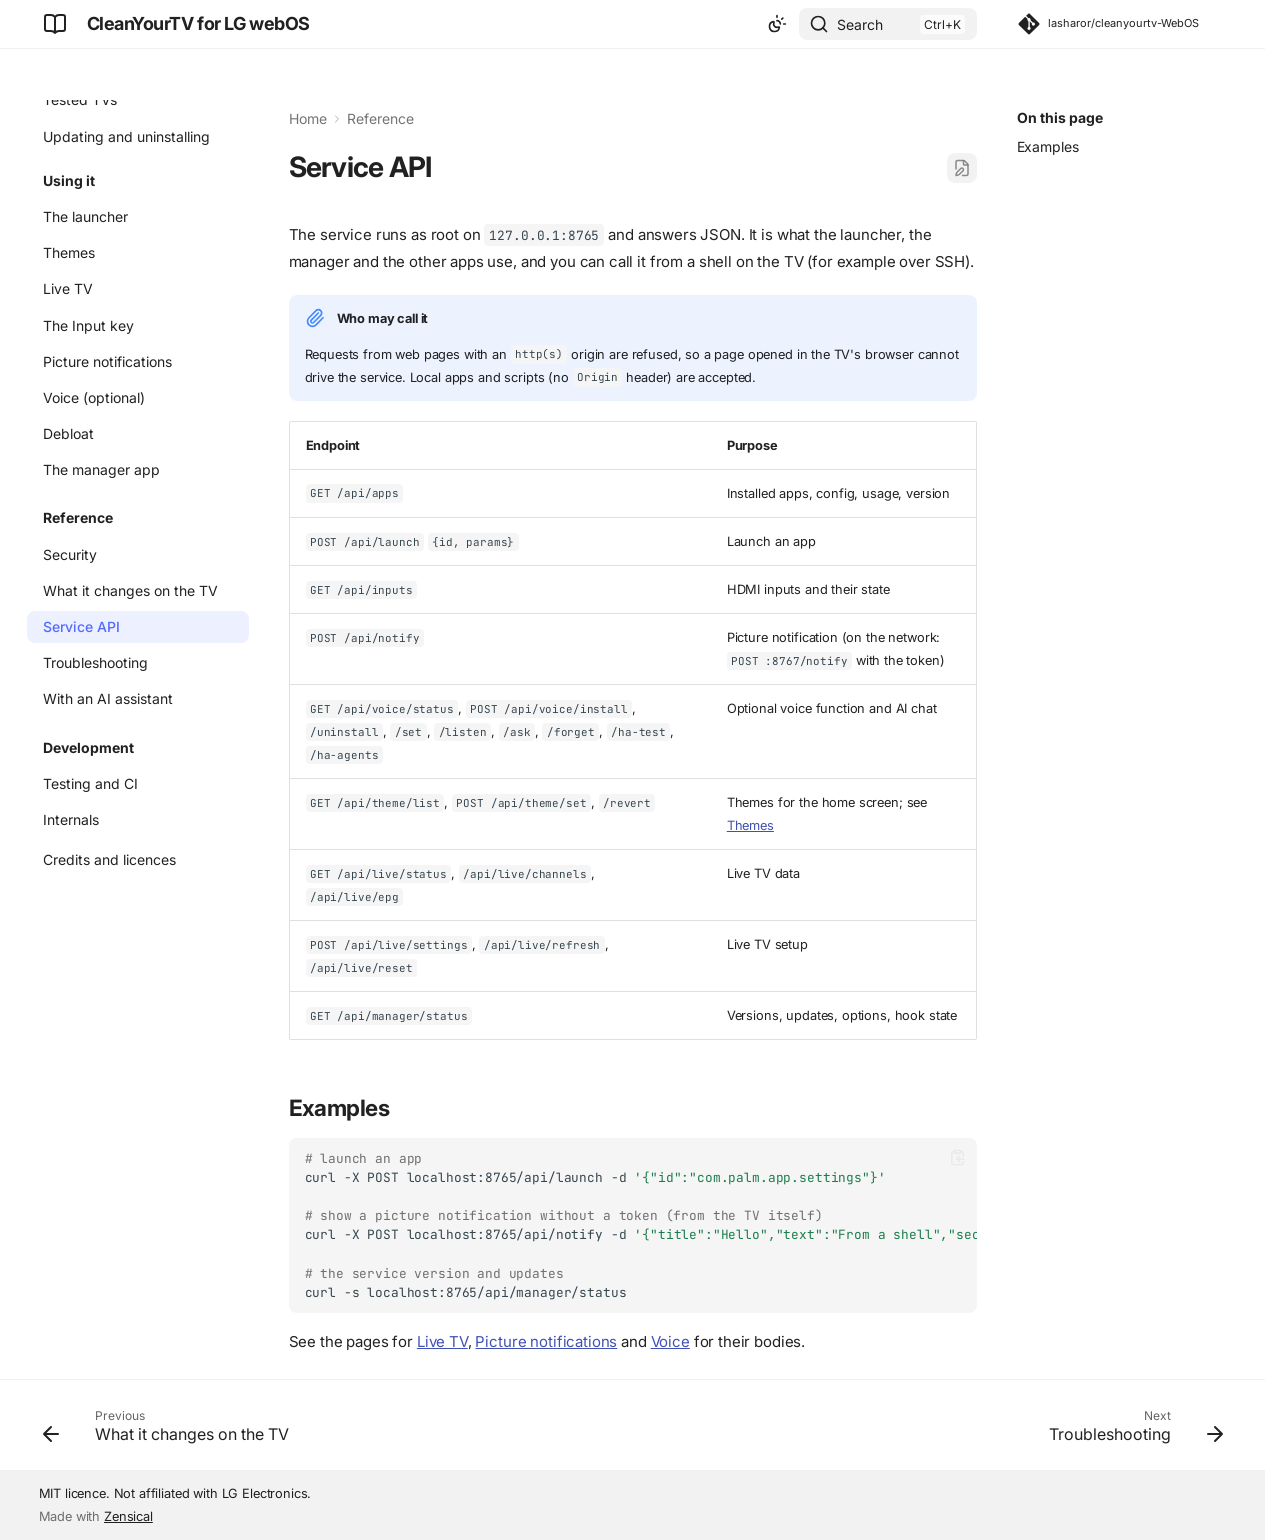
<file: site/api/index.html>
<!doctype html>
<html lang="en" class="no-js">
  <head>
    
      <meta charset="utf-8">
      <meta name="viewport" content="width=device-width,initial-scale=1">
      
        <meta name="description" content="A fast home screen for rooted LG webOS TVs, with Live TV from your own playlist, an Inputs list, picture notifications, optional voice and an optional debloat.">
      
      
        <meta name="author" content="CleanYourTV contributors">
      
      
        <link rel="canonical" href="https://lasharor.github.io/cleanyourtv-WebOS/api/">
      
      
      
        <link rel="prev" href="../tv-changes/">
      
      
        <link rel="next" href="../troubleshooting/">
      
      
        
      
      
      <link rel="icon" href="../assets/images/favicon.png">
      <meta name="generator" content="zensical-0.0.71">
    
    
      
        <title>Service API - CleanYourTV for LG webOS</title>
      
    
    
      
        
      
      <link rel="stylesheet" href="../assets/stylesheets/modern/main.e442bf79.min.css">
      
        
          
        
        <link rel="stylesheet" href="../assets/stylesheets/modern/palette.b60ce83d.min.css">
      
      


    
    
      
    
    
      
        
        
        <link rel="preconnect" href="https://fonts.gstatic.com" crossorigin>
        <link rel="stylesheet" href="https://fonts.googleapis.com/css?family=Inter:300,300i,400,400i,500,500i,700,700i%7CJetBrains+Mono:400,400i,700,700i&amp;display=fallback">
        <style>:root{--md-text-font:"Inter";--md-code-font:"JetBrains Mono"}</style>
      
    
    
      <link rel="stylesheet" href="../stylesheets/extra.css">
    
    <script>__md_scope=new URL("..",location),__md_scope.pathname.endsWith("/")||(__md_scope=new URL(__md_scope.pathname+"/",location)),__md_hash=e=>[...e].reduce(((e,t)=>(e<<5)-e+t.charCodeAt(0)),0),__md_get=(e,t=localStorage,_=__md_scope)=>JSON.parse(t.getItem(_.pathname+"."+e)),__md_set=(e,t,_=localStorage,a=__md_scope)=>{try{_.setItem(a.pathname+"."+e,JSON.stringify(t))}catch(e){}},document.documentElement.setAttribute("data-platform",navigator.platform)</script>
    
      

    
    
  </head>
  
  
    
    
      
    
    
    
    
    <body dir="ltr" data-md-color-scheme="default" data-md-color-primary="indigo" data-md-color-accent="indigo">
  
    
    <input class="md-toggle" data-md-toggle="drawer" type="checkbox" id="__drawer" autocomplete="off">
    <input class="md-toggle" data-md-toggle="search" type="checkbox" id="__search" autocomplete="off">
    <label class="md-overlay" for="__drawer" aria-hidden="true"></label>
    <div data-md-component="skip">
      <a href="#__skip" class="md-skip">
        Skip to content
      </a>
    </div>
    <div data-md-component="announce">
      
    </div>
    
    
      

  

<header class="md-header md-header--shadow" data-md-component="header">
  <nav class="md-header__inner md-grid" aria-label="Header">
    <a href="./.." title="CleanYourTV for LG webOS" class="md-header__button md-logo" aria-label="CleanYourTV for LG webOS" data-md-component="logo">
      
  
  <svg xmlns="http://www.w3.org/2000/svg" fill="none" stroke="currentColor" stroke-linecap="round" stroke-linejoin="round" stroke-width="2" class="lucide lucide-book-open" viewBox="0 0 24 24"><path d="M12 5v16M20.001 19A2 2 0 0 0 22 17V5a2 2 0 0 0-1.999-2L16 3.002A5 5 0 0 0 12 5a5 5 0 0 0-4-2H4a2 2 0 0 0-2 2v12a2 2 0 0 0 1.999 2H8a5 5 0 0 1 4 2 5 5 0 0 1 4-2z"/></svg>

    </a>
    <label class="md-header__button md-icon" for="__drawer" aria-label="Navigation">
      
      <svg xmlns="http://www.w3.org/2000/svg" fill="none" stroke="currentColor" stroke-linecap="round" stroke-linejoin="round" stroke-width="2" class="lucide lucide-menu" viewBox="0 0 24 24"><path d="M4 5h16M4 12h16M4 19h16"/></svg>
    </label>
    <div class="md-header__title" data-md-component="header-title">
      <div class="md-header__ellipsis">
        <div class="md-header__topic">
          <span class="md-ellipsis">
            CleanYourTV for LG webOS
          </span>
        </div>
        <div class="md-header__topic" data-md-component="header-topic">
          <span class="md-ellipsis">
            
              Service API
            
          </span>
        </div>
      </div>
    </div>
    
      
        <form class="md-header__option" data-md-component="palette">
  
    
    
    
    <input class="md-option" data-md-color-media="(prefers-color-scheme)" data-md-color-scheme="default" data-md-color-primary="indigo" data-md-color-accent="indigo"  aria-label="Switch to light mode"  type="radio" name="__palette" id="__palette_0">
    
      <label class="md-header__button md-icon" title="Switch to light mode" for="__palette_1" hidden>
        <svg xmlns="http://www.w3.org/2000/svg" fill="none" stroke="currentColor" stroke-linecap="round" stroke-linejoin="round" stroke-width="2" class="lucide lucide-sun-moon" viewBox="0 0 24 24"><path d="M12 2v2M14.837 16.385a6 6 0 1 1-7.223-7.222c.624-.147.97.66.715 1.248a4 4 0 0 0 5.26 5.259c.589-.255 1.396.09 1.248.715M16 12a4 4 0 0 0-4-4M19 5l-1.256 1.256M20 12h2"/></svg>
      </label>
    
  
    
    
    
    <input class="md-option" data-md-color-media="(prefers-color-scheme: light)" data-md-color-scheme="default" data-md-color-primary="indigo" data-md-color-accent="indigo"  aria-label="Switch to dark mode"  type="radio" name="__palette" id="__palette_1">
    
      <label class="md-header__button md-icon" title="Switch to dark mode" for="__palette_2" hidden>
        <svg xmlns="http://www.w3.org/2000/svg" fill="none" stroke="currentColor" stroke-linecap="round" stroke-linejoin="round" stroke-width="2" class="lucide lucide-sun" viewBox="0 0 24 24"><circle cx="12" cy="12" r="4"/><path d="M12 2v2M12 20v2M4.93 4.93l1.41 1.41M17.66 17.66l1.41 1.41M2 12h2M20 12h2M6.34 17.66l-1.41 1.41M19.07 4.93l-1.41 1.41"/></svg>
      </label>
    
  
    
    
    
    <input class="md-option" data-md-color-media="(prefers-color-scheme: dark)" data-md-color-scheme="slate" data-md-color-primary="indigo" data-md-color-accent="indigo"  aria-label="Switch to system preference"  type="radio" name="__palette" id="__palette_2">
    
      <label class="md-header__button md-icon" title="Switch to system preference" for="__palette_0" hidden>
        <svg xmlns="http://www.w3.org/2000/svg" fill="none" stroke="currentColor" stroke-linecap="round" stroke-linejoin="round" stroke-width="2" class="lucide lucide-moon" viewBox="0 0 24 24"><path d="M20.985 12.486a9 9 0 1 1-9.473-9.472c.405-.022.617.46.402.803a6 6 0 0 0 8.268 8.268c.344-.215.825-.004.803.401"/></svg>
      </label>
    
  
</form>
      
    
    
      <script>var palette=__md_get("__palette");if(palette&&palette.color){if("(prefers-color-scheme)"===palette.color.media){var media=matchMedia("(prefers-color-scheme: light)"),input=document.querySelector(media.matches?"[data-md-color-media='(prefers-color-scheme: light)']":"[data-md-color-media='(prefers-color-scheme: dark)']");palette.color.media=input.getAttribute("data-md-color-media"),palette.color.scheme=input.getAttribute("data-md-color-scheme"),palette.color.primary=input.getAttribute("data-md-color-primary"),palette.color.accent=input.getAttribute("data-md-color-accent")}for(var[key,value]of Object.entries(palette.color))document.body.setAttribute("data-md-color-"+key,value)}</script>
    
    
    
      
      
        <label class="md-header__button md-icon" for="__search" aria-label="Search">
          
          <svg xmlns="http://www.w3.org/2000/svg" fill="none" stroke="currentColor" stroke-linecap="round" stroke-linejoin="round" stroke-width="2" class="lucide lucide-search" viewBox="0 0 24 24"><path d="m21 21-4.34-4.34"/><circle cx="11" cy="11" r="8"/></svg>
        </label>
        <div class="md-search" data-md-component="search" role="dialog" aria-label="Search">
  <button type="button" class="md-search__button">
    Search
  </button>
</div>
      
    
    <div class="md-header__source">
      
        <a href="https://github.com/lasharor/cleanyourtv-WebOS" title="Go to repository" class="md-source" data-md-component="source">
  <div class="md-source__icon md-icon">
    
    <svg xmlns="http://www.w3.org/2000/svg" viewBox="0 0 448 512"><!--! Font Awesome Free 7.3.1 by @fontawesome - https://fontawesome.com License - https://fontawesome.com/license/free (Icons: CC BY 4.0, Fonts: SIL OFL 1.1, Code: MIT License) Copyright 2026 Fonticons, Inc.--><path fill="currentColor" d="M439.6 236.1 244 40.5c-5.4-5.5-12.8-8.5-20.4-8.5s-15 3-20.4 8.4L162.5 81l51.5 51.5c27.1-9.1 52.7 16.8 43.4 43.7l49.7 49.7c34.2-11.8 61.2 31 35.5 56.7-26.5 26.5-70.2-2.9-56-37.3L240.3 199v121.9c25.3 12.5 22.3 41.8 9.1 55-6.4 6.4-15.2 10.1-24.3 10.1s-17.8-3.6-24.3-10.1c-17.6-17.6-11.1-46.9 11.2-56v-123c-20.8-8.5-24.6-30.7-18.6-45L142.6 101 8.5 235.1C3 240.6 0 247.9 0 255.5s3 15 8.5 20.4l195.6 195.7c5.4 5.4 12.7 8.4 20.4 8.4s15-3 20.4-8.4l194.7-194.7c5.4-5.4 8.4-12.8 8.4-20.4s-3-15-8.4-20.4"/></svg>
  </div>
  <div class="md-source__repository">
    lasharor/cleanyourtv-WebOS
  </div>
</a>
      
    </div>
  </nav>
  
</header>
    
    <div class="md-container" data-md-component="container">
      
      
        
          
        
      
      <main class="md-main" data-md-component="main">
        <div class="md-main__inner md-grid">
          
            
              
              <div class="md-sidebar md-sidebar--primary" data-md-component="sidebar" data-md-type="navigation" >
                <div class="md-sidebar__scrollwrap">
                  <div class="md-sidebar__inner">
                    



<nav class="md-nav md-nav--primary" aria-label="Navigation" data-md-level="0">
  <label class="md-nav__title" for="__drawer">
    <a href="./.." title="CleanYourTV for LG webOS" class="md-nav__button md-logo" aria-label="CleanYourTV for LG webOS" data-md-component="logo">
      
  
  <svg xmlns="http://www.w3.org/2000/svg" fill="none" stroke="currentColor" stroke-linecap="round" stroke-linejoin="round" stroke-width="2" class="lucide lucide-book-open" viewBox="0 0 24 24"><path d="M12 5v16M20.001 19A2 2 0 0 0 22 17V5a2 2 0 0 0-1.999-2L16 3.002A5 5 0 0 0 12 5a5 5 0 0 0-4-2H4a2 2 0 0 0-2 2v12a2 2 0 0 0 1.999 2H8a5 5 0 0 1 4 2 5 5 0 0 1 4-2z"/></svg>

    </a>
    CleanYourTV for LG webOS
  </label>
  
    <div class="md-nav__source">
      <a href="https://github.com/lasharor/cleanyourtv-WebOS" title="Go to repository" class="md-source" data-md-component="source">
  <div class="md-source__icon md-icon">
    
    <svg xmlns="http://www.w3.org/2000/svg" viewBox="0 0 448 512"><!--! Font Awesome Free 7.3.1 by @fontawesome - https://fontawesome.com License - https://fontawesome.com/license/free (Icons: CC BY 4.0, Fonts: SIL OFL 1.1, Code: MIT License) Copyright 2026 Fonticons, Inc.--><path fill="currentColor" d="M439.6 236.1 244 40.5c-5.4-5.5-12.8-8.5-20.4-8.5s-15 3-20.4 8.4L162.5 81l51.5 51.5c27.1-9.1 52.7 16.8 43.4 43.7l49.7 49.7c34.2-11.8 61.2 31 35.5 56.7-26.5 26.5-70.2-2.9-56-37.3L240.3 199v121.9c25.3 12.5 22.3 41.8 9.1 55-6.4 6.4-15.2 10.1-24.3 10.1s-17.8-3.6-24.3-10.1c-17.6-17.6-11.1-46.9 11.2-56v-123c-20.8-8.5-24.6-30.7-18.6-45L142.6 101 8.5 235.1C3 240.6 0 247.9 0 255.5s3 15 8.5 20.4l195.6 195.7c5.4 5.4 12.7 8.4 20.4 8.4s15-3 20.4-8.4l194.7-194.7c5.4-5.4 8.4-12.8 8.4-20.4s-3-15-8.4-20.4"/></svg>
  </div>
  <div class="md-source__repository">
    lasharor/cleanyourtv-WebOS
  </div>
</a>
    </div>
  
  <ul class="md-nav__list" data-md-scrollfix>
    
      
      
  
  
  
  
    <li class="md-nav__item">
      <a href="./.." class="md-nav__link">
        
  
  
  <span class="md-ellipsis">
    
  
  Home

    
  </span>
  
  

      </a>
    </li>
  

    
      
      
  
  
  
  
    <li class="md-nav__item">
      <a href="../install/" class="md-nav__link">
        
  
  
  <span class="md-ellipsis">
    
  
  Installing

    
  </span>
  
  

      </a>
    </li>
  

    
      
      
  
  
  
  
    <li class="md-nav__item">
      <a href="../tested-tvs/" class="md-nav__link">
        
  
  
  <span class="md-ellipsis">
    
  
  Tested TVs

    
  </span>
  
  

      </a>
    </li>
  

    
      
      
  
  
  
  
    <li class="md-nav__item">
      <a href="../managing/" class="md-nav__link">
        
  
  
  <span class="md-ellipsis">
    
  
  Updating and uninstalling

    
  </span>
  
  

      </a>
    </li>
  

    
      
      
  
  
  
  
    
    
      
        
      
        
      
        
      
        
      
        
      
        
      
        
      
        
      
    
    
    
      
        
        
      
    
    
    <li class="md-nav__item md-nav__item--section md-nav__item--nested">
      
        
        
        <input class="md-nav__toggle md-toggle " type="checkbox" id="__nav_5" >
        
          
          <label class="md-nav__link" for="__nav_5" id="__nav_5_label" tabindex="">
            
  
  
  <span class="md-ellipsis">
    
  
  Using it

    
  </span>
  
  

            <span class="md-nav__icon md-icon"></span>
          </label>
        
        
          <nav class="md-nav" data-md-level="1" aria-labelledby="__nav_5_label" aria-expanded="false">
            <label class="md-nav__title" for="__nav_5">
              <span class="md-nav__icon md-icon"></span>
              
  
  Using it

            </label>
            <ul class="md-nav__list" data-md-scrollfix>
              
                
                  
  
  
  
  
    <li class="md-nav__item">
      <a href="../launcher/" class="md-nav__link">
        
  
  
  <span class="md-ellipsis">
    
  
  The launcher

    
  </span>
  
  

      </a>
    </li>
  

                
              
                
                  
  
  
  
  
    <li class="md-nav__item">
      <a href="../themes/" class="md-nav__link">
        
  
  
  <span class="md-ellipsis">
    
  
  Themes

    
  </span>
  
  

      </a>
    </li>
  

                
              
                
                  
  
  
  
  
    <li class="md-nav__item">
      <a href="../live-tv/" class="md-nav__link">
        
  
  
  <span class="md-ellipsis">
    
  
  Live TV

    
  </span>
  
  

      </a>
    </li>
  

                
              
                
                  
  
  
  
  
    <li class="md-nav__item">
      <a href="../input-key/" class="md-nav__link">
        
  
  
  <span class="md-ellipsis">
    
  
  The Input key

    
  </span>
  
  

      </a>
    </li>
  

                
              
                
                  
  
  
  
  
    <li class="md-nav__item">
      <a href="../notifications/" class="md-nav__link">
        
  
  
  <span class="md-ellipsis">
    
  
  Picture notifications

    
  </span>
  
  

      </a>
    </li>
  

                
              
                
                  
  
  
  
  
    <li class="md-nav__item">
      <a href="../voice/" class="md-nav__link">
        
  
  
  <span class="md-ellipsis">
    
  
  Voice (optional)

    
  </span>
  
  

      </a>
    </li>
  

                
              
                
                  
  
  
  
  
    <li class="md-nav__item">
      <a href="../debloat/" class="md-nav__link">
        
  
  
  <span class="md-ellipsis">
    
  
  Debloat

    
  </span>
  
  

      </a>
    </li>
  

                
              
                
                  
  
  
  
  
    <li class="md-nav__item">
      <a href="../manager/" class="md-nav__link">
        
  
  
  <span class="md-ellipsis">
    
  
  The manager app

    
  </span>
  
  

      </a>
    </li>
  

                
              
            </ul>
          </nav>
        
      
    </li>
  

    
      
      
  
  
    
  
  
  
    
    
      
        
      
        
      
        
      
        
      
        
      
    
    
    
      
        
        
      
    
    
    <li class="md-nav__item md-nav__item--active md-nav__item--section md-nav__item--nested">
      
        
        
        <input class="md-nav__toggle md-toggle " type="checkbox" id="__nav_6" checked>
        
          
          <label class="md-nav__link" for="__nav_6" id="__nav_6_label" tabindex="">
            
  
  
  <span class="md-ellipsis">
    
  
  Reference

    
  </span>
  
  

            <span class="md-nav__icon md-icon"></span>
          </label>
        
        
          <nav class="md-nav" data-md-level="1" aria-labelledby="__nav_6_label" aria-expanded="true">
            <label class="md-nav__title" for="__nav_6">
              <span class="md-nav__icon md-icon"></span>
              
  
  Reference

            </label>
            <ul class="md-nav__list" data-md-scrollfix>
              
                
                  
  
  
  
  
    <li class="md-nav__item">
      <a href="../security/" class="md-nav__link">
        
  
  
  <span class="md-ellipsis">
    
  
  Security

    
  </span>
  
  

      </a>
    </li>
  

                
              
                
                  
  
  
  
  
    <li class="md-nav__item">
      <a href="../tv-changes/" class="md-nav__link">
        
  
  
  <span class="md-ellipsis">
    
  
  What it changes on the TV

    
  </span>
  
  

      </a>
    </li>
  

                
              
                
                  
  
  
    
  
  
  
    <li class="md-nav__item md-nav__item--active">
      
      
      
      
        
      
      
        <label class="md-nav__link md-nav__link--active" for="__toc">
          
  
  
  <span class="md-ellipsis">
    
  
  Service API

    
  </span>
  
  

          <span class="md-nav__icon md-icon"></span>
        </label>
      
      <a href="././" class="md-nav__link md-nav__link--active">
        
  
  
  <span class="md-ellipsis">
    
  
  Service API

    
  </span>
  
  

      </a>
      
        


<nav class="md-nav md-nav--secondary" aria-label="On this page">
  
  
  
    
  
  
    <label class="md-nav__title" for="__toc">
      <span class="md-nav__icon md-icon"></span>
      On this page
    </label>
    <ul class="md-nav__list" data-md-component="toc" data-md-scrollfix>
      
        <li class="md-nav__item">
  <a href="#examples" class="md-nav__link">
    <span class="md-ellipsis">
      <span class="md-typeset">
        Examples
      </span>
    </span>
  </a>
  
</li>
      
    </ul>
  
</nav>
      
    </li>
  

                
              
                
                  
  
  
  
  
    <li class="md-nav__item">
      <a href="../troubleshooting/" class="md-nav__link">
        
  
  
  <span class="md-ellipsis">
    
  
  Troubleshooting

    
  </span>
  
  

      </a>
    </li>
  

                
              
                
                  
  
  
  
  
    <li class="md-nav__item">
      <a href="../ai/" class="md-nav__link">
        
  
  
  <span class="md-ellipsis">
    
  
  With an AI assistant

    
  </span>
  
  

      </a>
    </li>
  

                
              
            </ul>
          </nav>
        
      
    </li>
  

    
      
      
  
  
  
  
    
    
      
        
          
        
      
        
      
        
      
    
    
    
      
        
        
      
    
    
    <li class="md-nav__item md-nav__item--section md-nav__item--nested">
      
        
        
        <input class="md-nav__toggle md-toggle " type="checkbox" id="__nav_7" >
        
          
          <div class="md-nav__link md-nav__container">
            <a href="../development/" class="md-nav__link ">
              
  
  
  <span class="md-ellipsis">
    
  
  Development

    
  </span>
  
  

            </a>
            
              
              <label class="md-nav__link " for="__nav_7" id="__nav_7_label" tabindex="">
                <span class="md-nav__icon md-icon"></span>
              </label>
            
          </div>
        
        
          <nav class="md-nav" data-md-level="1" aria-labelledby="__nav_7_label" aria-expanded="false">
            <label class="md-nav__title" for="__nav_7">
              <span class="md-nav__icon md-icon"></span>
              
  
  Development

            </label>
            <ul class="md-nav__list" data-md-scrollfix>
              
                
              
                
                  
  
  
  
  
    <li class="md-nav__item">
      <a href="../development/testing/" class="md-nav__link">
        
  
  
  <span class="md-ellipsis">
    
  
  Testing and CI

    
  </span>
  
  

      </a>
    </li>
  

                
              
                
                  
  
  
  
  
    <li class="md-nav__item">
      <a href="../development/internals/" class="md-nav__link">
        
  
  
  <span class="md-ellipsis">
    
  
  Internals

    
  </span>
  
  

      </a>
    </li>
  

                
              
            </ul>
          </nav>
        
      
    </li>
  

    
      
      
  
  
  
  
    <li class="md-nav__item">
      <a href="../credits/" class="md-nav__link">
        
  
  
  <span class="md-ellipsis">
    
  
  Credits and licences

    
  </span>
  
  

      </a>
    </li>
  

    
  </ul>
</nav>
                  </div>
                </div>
              </div>
            
            
              
              <div class="md-sidebar md-sidebar--secondary" data-md-component="sidebar" data-md-type="toc" >
                <div class="md-sidebar__scrollwrap">
                  
                    
                    
                    
                      
                    
                    
                      <input class="md-nav__toggle md-toggle" type="checkbox" id="__toc">
                      <div class="md-sidebar-button__wrapper">
                        <label class="md-sidebar-button" for="__toc"></label>
                      </div>
                    
                  
                  <div class="md-sidebar__inner">
                    


<nav class="md-nav md-nav--secondary" aria-label="On this page">
  
  
  
    
  
  
    <label class="md-nav__title" for="__toc">
      <span class="md-nav__icon md-icon"></span>
      On this page
    </label>
    <ul class="md-nav__list" data-md-component="toc" data-md-scrollfix>
      
        <li class="md-nav__item">
  <a href="#examples" class="md-nav__link">
    <span class="md-ellipsis">
      <span class="md-typeset">
        Examples
      </span>
    </span>
  </a>
  
</li>
      
    </ul>
  
</nav>
                  </div>
                </div>
              </div>
            
          
          
            <div class="md-content" data-md-component="content">
              
                



  


  <nav class="md-path" aria-label="Navigation" >
    <ol class="md-path__list">
      
        
  
  
    <li class="md-path__item">
      <a href="./.." class="md-path__link">
        
  
  <span class="md-ellipsis">
    Home
  </span>

      </a>
    </li>
  

      
      
        
  
  
    
    
      
        
      
        
      
        
      
        
      
        
      
    
    
    
    
      <li class="md-path__item">
        <a href="../security/" class="md-path__link">
          
  
  <span class="md-ellipsis">
    Reference
  </span>

        </a>
      </li>
    
  

      
    </ol>
  </nav>

              
              <article class="md-content__inner md-typeset">
                <a id="__skip" tabindex="-1"></a>
                
                  

  
    <a href="https://github.com/lasharor/cleanyourtv-WebOS/edit/main/docs/api.md" title="Edit this page" class="md-content__button md-icon" rel="edit">
      
      <svg xmlns="http://www.w3.org/2000/svg" fill="none" stroke="currentColor" stroke-linecap="round" stroke-linejoin="round" stroke-width="2" class="lucide lucide-file-pen" viewBox="0 0 24 24"><path d="M12.659 22H18a2 2 0 0 0 2-2V8a2.4 2.4 0 0 0-.706-1.706l-3.588-3.588A2.4 2.4 0 0 0 14 2H6a2 2 0 0 0-2 2v9.34"/><path d="M14 2v5a1 1 0 0 0 1 1h5M10.378 12.622a1 1 0 0 1 3 3.003L8.36 20.637a2 2 0 0 1-.854.506l-2.867.837a.5.5 0 0 1-.62-.62l.836-2.869a2 2 0 0 1 .506-.853z"/></svg>
    </a>
  
  


<h1 id="service-api">Service API<a class="headerlink" href="#service-api" title="Permanent link">&para;</a></h1>
<p>The service runs as root on <code>127.0.0.1:8765</code> and answers JSON. It is what the launcher, the manager and the other apps use, and
you can call it from a shell on the TV (for example over SSH).</p>
<div class="admonition note">
<p class="admonition-title">Who may call it</p>
<p>Requests from web pages with an <code>http(s)</code> origin are refused, so a page opened in the TV's browser cannot drive the service.
Local apps and scripts (no <code>Origin</code> header) are accepted.</p>
</div>
<table>
<thead>
<tr>
<th>Endpoint</th>
<th>Purpose</th>
</tr>
</thead>
<tbody>
<tr>
<td><code>GET /api/apps</code></td>
<td>Installed apps, config, usage, version</td>
</tr>
<tr>
<td><code>POST /api/launch</code> <code>{id, params}</code></td>
<td>Launch an app</td>
</tr>
<tr>
<td><code>GET /api/inputs</code></td>
<td>HDMI inputs and their state</td>
</tr>
<tr>
<td><code>POST /api/notify</code></td>
<td>Picture notification (on the network: <code>POST :8767/notify</code> with the token)</td>
</tr>
<tr>
<td><code>GET /api/voice/status</code>, <code>POST /api/voice/install</code>, <code>/uninstall</code>, <code>/set</code>, <code>/listen</code>, <code>/ask</code>, <code>/forget</code>, <code>/ha-test</code>, <code>/ha-agents</code></td>
<td>Optional voice function and AI chat</td>
</tr>
<tr>
<td><code>GET /api/theme/list</code>, <code>POST /api/theme/set</code>, <code>/revert</code></td>
<td>Themes for the home screen; see <a href="../themes/">Themes</a></td>
</tr>
<tr>
<td><code>GET /api/live/status</code>, <code>/api/live/channels</code>, <code>/api/live/epg</code></td>
<td>Live TV data</td>
</tr>
<tr>
<td><code>POST /api/live/settings</code>, <code>/api/live/refresh</code>, <code>/api/live/reset</code></td>
<td>Live TV setup</td>
</tr>
<tr>
<td><code>GET /api/manager/status</code></td>
<td>Versions, updates, options, hook state</td>
</tr>
</tbody>
</table>
<h2 id="examples">Examples<a class="headerlink" href="#examples" title="Permanent link">&para;</a></h2>
<div class="language-sh highlight"><pre><span></span><code><span id="__span-0-1"><a id="__codelineno-0-1" name="__codelineno-0-1" href="#__codelineno-0-1"></a><span class="c1"># launch an app</span>
</span><span id="__span-0-2"><a id="__codelineno-0-2" name="__codelineno-0-2" href="#__codelineno-0-2"></a>curl<span class="w"> </span>-X<span class="w"> </span>POST<span class="w"> </span>localhost:8765/api/launch<span class="w"> </span>-d<span class="w"> </span><span class="s1">'{"id":"com.palm.app.settings"}'</span>
</span><span id="__span-0-3"><a id="__codelineno-0-3" name="__codelineno-0-3" href="#__codelineno-0-3"></a>
</span><span id="__span-0-4"><a id="__codelineno-0-4" name="__codelineno-0-4" href="#__codelineno-0-4"></a><span class="c1"># show a picture notification without a token (from the TV itself)</span>
</span><span id="__span-0-5"><a id="__codelineno-0-5" name="__codelineno-0-5" href="#__codelineno-0-5"></a>curl<span class="w"> </span>-X<span class="w"> </span>POST<span class="w"> </span>localhost:8765/api/notify<span class="w"> </span>-d<span class="w"> </span><span class="s1">'{"title":"Hello","text":"From a shell","seconds":8}'</span>
</span><span id="__span-0-6"><a id="__codelineno-0-6" name="__codelineno-0-6" href="#__codelineno-0-6"></a>
</span><span id="__span-0-7"><a id="__codelineno-0-7" name="__codelineno-0-7" href="#__codelineno-0-7"></a><span class="c1"># the service version and updates</span>
</span><span id="__span-0-8"><a id="__codelineno-0-8" name="__codelineno-0-8" href="#__codelineno-0-8"></a>curl<span class="w"> </span>-s<span class="w"> </span>localhost:8765/api/manager/status
</span></code></pre></div>
<p>See the pages for <a href="../live-tv/">Live TV</a>, <a href="../notifications/">Picture notifications</a> and <a href="../voice/">Voice</a> for their bodies.</p>














                
              </article>
            </div>
          
          
  <script>var tabs=__md_get("__tabs");if(Array.isArray(tabs))e:for(var set of document.querySelectorAll(".tabbed-set")){var labels=set.querySelector(".tabbed-labels");for(var tab of tabs)for(var label of labels.getElementsByTagName("label"))if(label.innerText.trim()===tab){var input=document.getElementById(label.htmlFor);input.checked=!0;continue e}}</script>

<script>var target=document.getElementById(location.hash.slice(1));target&&target.name&&(target.checked=target.name.startsWith("__tabbed_"))</script>
        </div>
        
          <button type="button" class="md-top md-icon" data-md-component="top" hidden>
  
  <svg xmlns="http://www.w3.org/2000/svg" fill="none" stroke="currentColor" stroke-linecap="round" stroke-linejoin="round" stroke-width="2" class="lucide lucide-circle-arrow-up" viewBox="0 0 24 24"><circle cx="12" cy="12" r="10"/><path d="m16 12-4-4-4 4M12 16V8"/></svg>
  Back to top
</button>
        
      </main>
      
        <footer class="md-footer">
  
    
      
      <nav class="md-footer__inner md-grid" aria-label="Footer" >
        
          
          <a href="../tv-changes/" class="md-footer__link md-footer__link--prev" aria-label="Previous: What it changes on the TV">
            <div class="md-footer__button md-icon">
              
              <svg xmlns="http://www.w3.org/2000/svg" fill="none" stroke="currentColor" stroke-linecap="round" stroke-linejoin="round" stroke-width="2" class="lucide lucide-arrow-left" viewBox="0 0 24 24"><path d="m12 19-7-7 7-7M19 12H5"/></svg>
            </div>
            <div class="md-footer__title">
              <span class="md-footer__direction">
                Previous
              </span>
              <div class="md-ellipsis">
                What it changes on the TV
              </div>
            </div>
          </a>
        
        
          
          <a href="../troubleshooting/" class="md-footer__link md-footer__link--next" aria-label="Next: Troubleshooting">
            <div class="md-footer__title">
              <span class="md-footer__direction">
                Next
              </span>
              <div class="md-ellipsis">
                Troubleshooting
              </div>
            </div>
            <div class="md-footer__button md-icon">
              
              <svg xmlns="http://www.w3.org/2000/svg" fill="none" stroke="currentColor" stroke-linecap="round" stroke-linejoin="round" stroke-width="2" class="lucide lucide-arrow-right" viewBox="0 0 24 24"><path d="M5 12h14M12 5l7 7-7 7"/></svg>
            </div>
          </a>
        
      </nav>
    
  
  <div class="md-footer-meta md-typeset">
    <div class="md-footer-meta__inner md-grid">
      <div class="md-copyright">
  
    <div class="md-copyright__highlight">
      MIT licence. Not affiliated with LG Electronics.
    </div>
  
  
    Made with
    <a href="https://zensical.org/" target="_blank" rel="noopener">
      Zensical
    </a>
  
</div>
      
    </div>
  </div>
</footer>
      
    </div>
    <div class="md-dialog" data-md-component="dialog" role="status" aria-atomic="true">
      <div class="md-dialog__inner md-typeset"></div>
    </div>
    
    
    
      
      
      
      
        
        
      <script id="__config" type="application/json">{"annotate":null,"base":"..","features":["content.action.edit","content.code.copy","content.tabs.link","navigation.footer","navigation.indexes","navigation.instant","navigation.path","navigation.sections","navigation.top","navigation.tracking","search.highlight","toc.follow"],"redirect":null,"search":"../assets/javascripts/workers/search.c47bb847.min.js","tags":null,"translations":{"clipboard.copied":"Copied to clipboard","clipboard.copy":"Copy to clipboard","clipboard.error":"Could not copy to clipboard","search.result.more.one":"1 more on this page","search.result.more.other":"# more on this page","search.result.none":"No matching documents","search.result.one":"1 matching document","search.result.other":"# matching documents","search.result.placeholder":"Type to start searching","search.result.term.missing":"Missing","select.version":"Select version"},"version":null}</script>
    
    
      <script src="../assets/javascripts/bundle.a2388154.min.js"></script>
      
    
  </body>
</html>
</file>
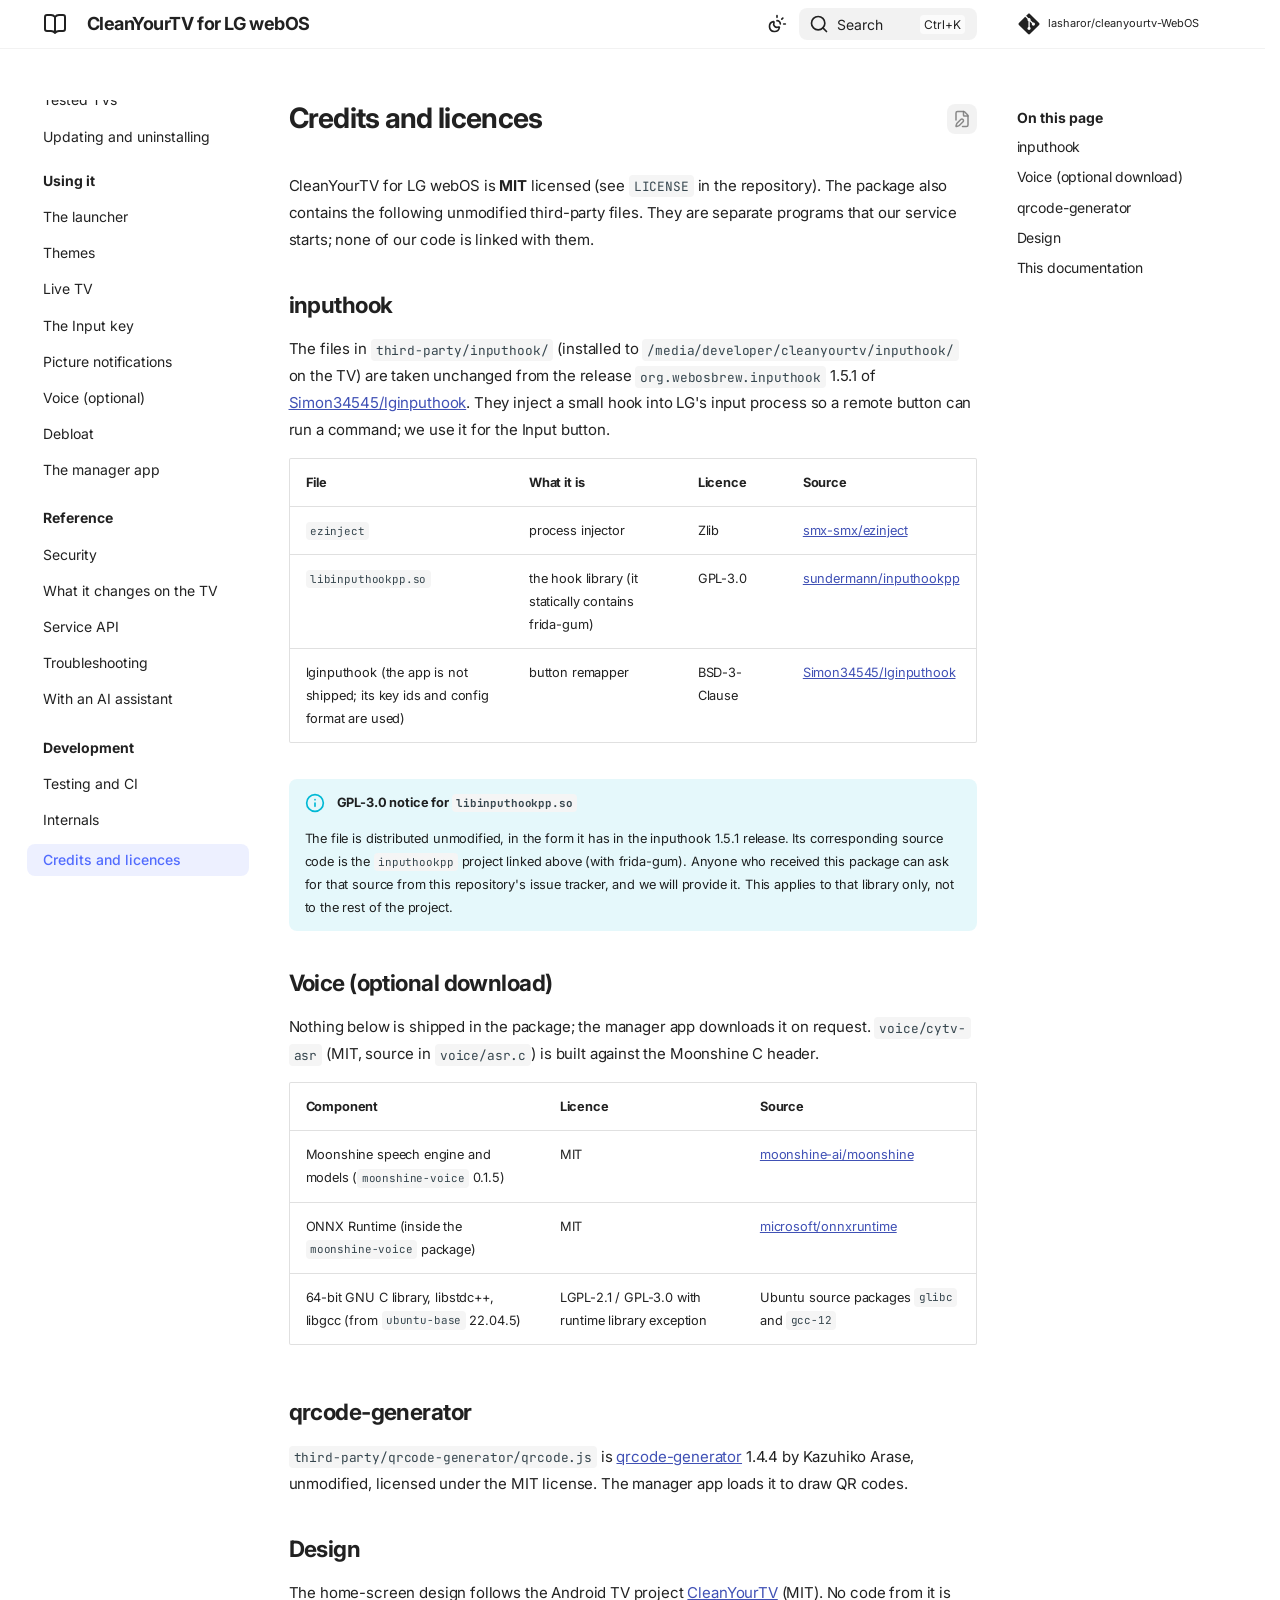
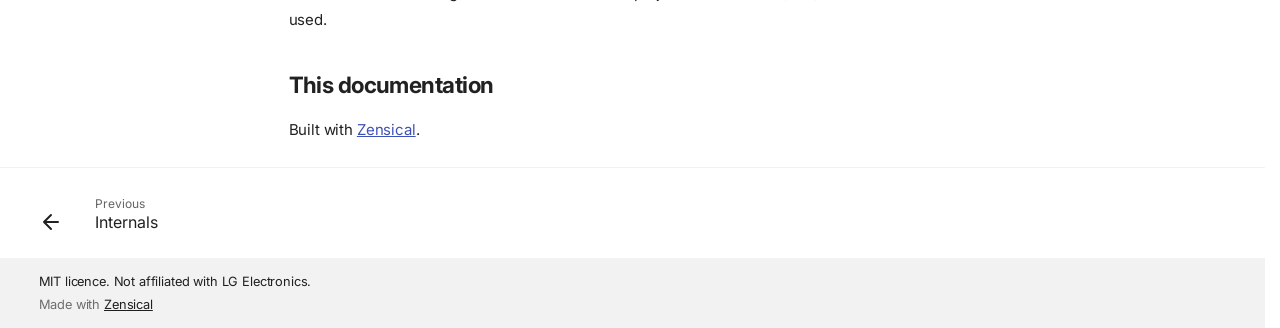
<file: site/credits/index.html>
<!doctype html>
<html lang="en" class="no-js">
  <head>
    
      <meta charset="utf-8">
      <meta name="viewport" content="width=device-width,initial-scale=1">
      
        <meta name="description" content="A fast home screen for rooted LG webOS TVs, with Live TV from your own playlist, an Inputs list, picture notifications, optional voice and an optional debloat.">
      
      
        <meta name="author" content="CleanYourTV contributors">
      
      
        <link rel="canonical" href="https://lasharor.github.io/cleanyourtv-WebOS/credits/">
      
      
      
        <link rel="prev" href="../development/internals/">
      
      
      
        
      
      
      <link rel="icon" href="../assets/images/favicon.png">
      <meta name="generator" content="zensical-0.0.71">
    
    
      
        <title>Credits and licences - CleanYourTV for LG webOS</title>
      
    
    
      
        
      
      <link rel="stylesheet" href="../assets/stylesheets/modern/main.e442bf79.min.css">
      
        
          
        
        <link rel="stylesheet" href="../assets/stylesheets/modern/palette.b60ce83d.min.css">
      
      


    
    
      
    
    
      
        
        
        <link rel="preconnect" href="https://fonts.gstatic.com" crossorigin>
        <link rel="stylesheet" href="https://fonts.googleapis.com/css?family=Inter:300,300i,400,400i,500,500i,700,700i%7CJetBrains+Mono:400,400i,700,700i&amp;display=fallback">
        <style>:root{--md-text-font:"Inter";--md-code-font:"JetBrains Mono"}</style>
      
    
    
      <link rel="stylesheet" href="../stylesheets/extra.css">
    
    <script>__md_scope=new URL("..",location),__md_scope.pathname.endsWith("/")||(__md_scope=new URL(__md_scope.pathname+"/",location)),__md_hash=e=>[...e].reduce(((e,t)=>(e<<5)-e+t.charCodeAt(0)),0),__md_get=(e,t=localStorage,_=__md_scope)=>JSON.parse(t.getItem(_.pathname+"."+e)),__md_set=(e,t,_=localStorage,a=__md_scope)=>{try{_.setItem(a.pathname+"."+e,JSON.stringify(t))}catch(e){}},document.documentElement.setAttribute("data-platform",navigator.platform)</script>
    
      

    
    
  </head>
  
  
    
    
      
    
    
    
    
    <body dir="ltr" data-md-color-scheme="default" data-md-color-primary="indigo" data-md-color-accent="indigo">
  
    
    <input class="md-toggle" data-md-toggle="drawer" type="checkbox" id="__drawer" autocomplete="off">
    <input class="md-toggle" data-md-toggle="search" type="checkbox" id="__search" autocomplete="off">
    <label class="md-overlay" for="__drawer" aria-hidden="true"></label>
    <div data-md-component="skip">
      <a href="#__skip" class="md-skip">
        Skip to content
      </a>
    </div>
    <div data-md-component="announce">
      
    </div>
    
    
      

  

<header class="md-header md-header--shadow" data-md-component="header">
  <nav class="md-header__inner md-grid" aria-label="Header">
    <a href="./.." title="CleanYourTV for LG webOS" class="md-header__button md-logo" aria-label="CleanYourTV for LG webOS" data-md-component="logo">
      
  
  <svg xmlns="http://www.w3.org/2000/svg" fill="none" stroke="currentColor" stroke-linecap="round" stroke-linejoin="round" stroke-width="2" class="lucide lucide-book-open" viewBox="0 0 24 24"><path d="M12 5v16M20.001 19A2 2 0 0 0 22 17V5a2 2 0 0 0-1.999-2L16 3.002A5 5 0 0 0 12 5a5 5 0 0 0-4-2H4a2 2 0 0 0-2 2v12a2 2 0 0 0 1.999 2H8a5 5 0 0 1 4 2 5 5 0 0 1 4-2z"/></svg>

    </a>
    <label class="md-header__button md-icon" for="__drawer" aria-label="Navigation">
      
      <svg xmlns="http://www.w3.org/2000/svg" fill="none" stroke="currentColor" stroke-linecap="round" stroke-linejoin="round" stroke-width="2" class="lucide lucide-menu" viewBox="0 0 24 24"><path d="M4 5h16M4 12h16M4 19h16"/></svg>
    </label>
    <div class="md-header__title" data-md-component="header-title">
      <div class="md-header__ellipsis">
        <div class="md-header__topic">
          <span class="md-ellipsis">
            CleanYourTV for LG webOS
          </span>
        </div>
        <div class="md-header__topic" data-md-component="header-topic">
          <span class="md-ellipsis">
            
              Credits and licences
            
          </span>
        </div>
      </div>
    </div>
    
      
        <form class="md-header__option" data-md-component="palette">
  
    
    
    
    <input class="md-option" data-md-color-media="(prefers-color-scheme)" data-md-color-scheme="default" data-md-color-primary="indigo" data-md-color-accent="indigo"  aria-label="Switch to light mode"  type="radio" name="__palette" id="__palette_0">
    
      <label class="md-header__button md-icon" title="Switch to light mode" for="__palette_1" hidden>
        <svg xmlns="http://www.w3.org/2000/svg" fill="none" stroke="currentColor" stroke-linecap="round" stroke-linejoin="round" stroke-width="2" class="lucide lucide-sun-moon" viewBox="0 0 24 24"><path d="M12 2v2M14.837 16.385a6 6 0 1 1-7.223-7.222c.624-.147.97.66.715 1.248a4 4 0 0 0 5.26 5.259c.589-.255 1.396.09 1.248.715M16 12a4 4 0 0 0-4-4M19 5l-1.256 1.256M20 12h2"/></svg>
      </label>
    
  
    
    
    
    <input class="md-option" data-md-color-media="(prefers-color-scheme: light)" data-md-color-scheme="default" data-md-color-primary="indigo" data-md-color-accent="indigo"  aria-label="Switch to dark mode"  type="radio" name="__palette" id="__palette_1">
    
      <label class="md-header__button md-icon" title="Switch to dark mode" for="__palette_2" hidden>
        <svg xmlns="http://www.w3.org/2000/svg" fill="none" stroke="currentColor" stroke-linecap="round" stroke-linejoin="round" stroke-width="2" class="lucide lucide-sun" viewBox="0 0 24 24"><circle cx="12" cy="12" r="4"/><path d="M12 2v2M12 20v2M4.93 4.93l1.41 1.41M17.66 17.66l1.41 1.41M2 12h2M20 12h2M6.34 17.66l-1.41 1.41M19.07 4.93l-1.41 1.41"/></svg>
      </label>
    
  
    
    
    
    <input class="md-option" data-md-color-media="(prefers-color-scheme: dark)" data-md-color-scheme="slate" data-md-color-primary="indigo" data-md-color-accent="indigo"  aria-label="Switch to system preference"  type="radio" name="__palette" id="__palette_2">
    
      <label class="md-header__button md-icon" title="Switch to system preference" for="__palette_0" hidden>
        <svg xmlns="http://www.w3.org/2000/svg" fill="none" stroke="currentColor" stroke-linecap="round" stroke-linejoin="round" stroke-width="2" class="lucide lucide-moon" viewBox="0 0 24 24"><path d="M20.985 12.486a9 9 0 1 1-9.473-9.472c.405-.022.617.46.402.803a6 6 0 0 0 8.268 8.268c.344-.215.825-.004.803.401"/></svg>
      </label>
    
  
</form>
      
    
    
      <script>var palette=__md_get("__palette");if(palette&&palette.color){if("(prefers-color-scheme)"===palette.color.media){var media=matchMedia("(prefers-color-scheme: light)"),input=document.querySelector(media.matches?"[data-md-color-media='(prefers-color-scheme: light)']":"[data-md-color-media='(prefers-color-scheme: dark)']");palette.color.media=input.getAttribute("data-md-color-media"),palette.color.scheme=input.getAttribute("data-md-color-scheme"),palette.color.primary=input.getAttribute("data-md-color-primary"),palette.color.accent=input.getAttribute("data-md-color-accent")}for(var[key,value]of Object.entries(palette.color))document.body.setAttribute("data-md-color-"+key,value)}</script>
    
    
    
      
      
        <label class="md-header__button md-icon" for="__search" aria-label="Search">
          
          <svg xmlns="http://www.w3.org/2000/svg" fill="none" stroke="currentColor" stroke-linecap="round" stroke-linejoin="round" stroke-width="2" class="lucide lucide-search" viewBox="0 0 24 24"><path d="m21 21-4.34-4.34"/><circle cx="11" cy="11" r="8"/></svg>
        </label>
        <div class="md-search" data-md-component="search" role="dialog" aria-label="Search">
  <button type="button" class="md-search__button">
    Search
  </button>
</div>
      
    
    <div class="md-header__source">
      
        <a href="https://github.com/lasharor/cleanyourtv-WebOS" title="Go to repository" class="md-source" data-md-component="source">
  <div class="md-source__icon md-icon">
    
    <svg xmlns="http://www.w3.org/2000/svg" viewBox="0 0 448 512"><!--! Font Awesome Free 7.3.1 by @fontawesome - https://fontawesome.com License - https://fontawesome.com/license/free (Icons: CC BY 4.0, Fonts: SIL OFL 1.1, Code: MIT License) Copyright 2026 Fonticons, Inc.--><path fill="currentColor" d="M439.6 236.1 244 40.5c-5.4-5.5-12.8-8.5-20.4-8.5s-15 3-20.4 8.4L162.5 81l51.5 51.5c27.1-9.1 52.7 16.8 43.4 43.7l49.7 49.7c34.2-11.8 61.2 31 35.5 56.7-26.5 26.5-70.2-2.9-56-37.3L240.3 199v121.9c25.3 12.5 22.3 41.8 9.1 55-6.4 6.4-15.2 10.1-24.3 10.1s-17.8-3.6-24.3-10.1c-17.6-17.6-11.1-46.9 11.2-56v-123c-20.8-8.5-24.6-30.7-18.6-45L142.6 101 8.5 235.1C3 240.6 0 247.9 0 255.5s3 15 8.5 20.4l195.6 195.7c5.4 5.4 12.7 8.4 20.4 8.4s15-3 20.4-8.4l194.7-194.7c5.4-5.4 8.4-12.8 8.4-20.4s-3-15-8.4-20.4"/></svg>
  </div>
  <div class="md-source__repository">
    lasharor/cleanyourtv-WebOS
  </div>
</a>
      
    </div>
  </nav>
  
</header>
    
    <div class="md-container" data-md-component="container">
      
      
        
          
        
      
      <main class="md-main" data-md-component="main">
        <div class="md-main__inner md-grid">
          
            
              
              <div class="md-sidebar md-sidebar--primary" data-md-component="sidebar" data-md-type="navigation" >
                <div class="md-sidebar__scrollwrap">
                  <div class="md-sidebar__inner">
                    



<nav class="md-nav md-nav--primary" aria-label="Navigation" data-md-level="0">
  <label class="md-nav__title" for="__drawer">
    <a href="./.." title="CleanYourTV for LG webOS" class="md-nav__button md-logo" aria-label="CleanYourTV for LG webOS" data-md-component="logo">
      
  
  <svg xmlns="http://www.w3.org/2000/svg" fill="none" stroke="currentColor" stroke-linecap="round" stroke-linejoin="round" stroke-width="2" class="lucide lucide-book-open" viewBox="0 0 24 24"><path d="M12 5v16M20.001 19A2 2 0 0 0 22 17V5a2 2 0 0 0-1.999-2L16 3.002A5 5 0 0 0 12 5a5 5 0 0 0-4-2H4a2 2 0 0 0-2 2v12a2 2 0 0 0 1.999 2H8a5 5 0 0 1 4 2 5 5 0 0 1 4-2z"/></svg>

    </a>
    CleanYourTV for LG webOS
  </label>
  
    <div class="md-nav__source">
      <a href="https://github.com/lasharor/cleanyourtv-WebOS" title="Go to repository" class="md-source" data-md-component="source">
  <div class="md-source__icon md-icon">
    
    <svg xmlns="http://www.w3.org/2000/svg" viewBox="0 0 448 512"><!--! Font Awesome Free 7.3.1 by @fontawesome - https://fontawesome.com License - https://fontawesome.com/license/free (Icons: CC BY 4.0, Fonts: SIL OFL 1.1, Code: MIT License) Copyright 2026 Fonticons, Inc.--><path fill="currentColor" d="M439.6 236.1 244 40.5c-5.4-5.5-12.8-8.5-20.4-8.5s-15 3-20.4 8.4L162.5 81l51.5 51.5c27.1-9.1 52.7 16.8 43.4 43.7l49.7 49.7c34.2-11.8 61.2 31 35.5 56.7-26.5 26.5-70.2-2.9-56-37.3L240.3 199v121.9c25.3 12.5 22.3 41.8 9.1 55-6.4 6.4-15.2 10.1-24.3 10.1s-17.8-3.6-24.3-10.1c-17.6-17.6-11.1-46.9 11.2-56v-123c-20.8-8.5-24.6-30.7-18.6-45L142.6 101 8.5 235.1C3 240.6 0 247.9 0 255.5s3 15 8.5 20.4l195.6 195.7c5.4 5.4 12.7 8.4 20.4 8.4s15-3 20.4-8.4l194.7-194.7c5.4-5.4 8.4-12.8 8.4-20.4s-3-15-8.4-20.4"/></svg>
  </div>
  <div class="md-source__repository">
    lasharor/cleanyourtv-WebOS
  </div>
</a>
    </div>
  
  <ul class="md-nav__list" data-md-scrollfix>
    
      
      
  
  
  
  
    <li class="md-nav__item">
      <a href="./.." class="md-nav__link">
        
  
  
  <span class="md-ellipsis">
    
  
  Home

    
  </span>
  
  

      </a>
    </li>
  

    
      
      
  
  
  
  
    <li class="md-nav__item">
      <a href="../install/" class="md-nav__link">
        
  
  
  <span class="md-ellipsis">
    
  
  Installing

    
  </span>
  
  

      </a>
    </li>
  

    
      
      
  
  
  
  
    <li class="md-nav__item">
      <a href="../tested-tvs/" class="md-nav__link">
        
  
  
  <span class="md-ellipsis">
    
  
  Tested TVs

    
  </span>
  
  

      </a>
    </li>
  

    
      
      
  
  
  
  
    <li class="md-nav__item">
      <a href="../managing/" class="md-nav__link">
        
  
  
  <span class="md-ellipsis">
    
  
  Updating and uninstalling

    
  </span>
  
  

      </a>
    </li>
  

    
      
      
  
  
  
  
    
    
      
        
      
        
      
        
      
        
      
        
      
        
      
        
      
        
      
    
    
    
      
        
        
      
    
    
    <li class="md-nav__item md-nav__item--section md-nav__item--nested">
      
        
        
        <input class="md-nav__toggle md-toggle " type="checkbox" id="__nav_5" >
        
          
          <label class="md-nav__link" for="__nav_5" id="__nav_5_label" tabindex="">
            
  
  
  <span class="md-ellipsis">
    
  
  Using it

    
  </span>
  
  

            <span class="md-nav__icon md-icon"></span>
          </label>
        
        
          <nav class="md-nav" data-md-level="1" aria-labelledby="__nav_5_label" aria-expanded="false">
            <label class="md-nav__title" for="__nav_5">
              <span class="md-nav__icon md-icon"></span>
              
  
  Using it

            </label>
            <ul class="md-nav__list" data-md-scrollfix>
              
                
                  
  
  
  
  
    <li class="md-nav__item">
      <a href="../launcher/" class="md-nav__link">
        
  
  
  <span class="md-ellipsis">
    
  
  The launcher

    
  </span>
  
  

      </a>
    </li>
  

                
              
                
                  
  
  
  
  
    <li class="md-nav__item">
      <a href="../themes/" class="md-nav__link">
        
  
  
  <span class="md-ellipsis">
    
  
  Themes

    
  </span>
  
  

      </a>
    </li>
  

                
              
                
                  
  
  
  
  
    <li class="md-nav__item">
      <a href="../live-tv/" class="md-nav__link">
        
  
  
  <span class="md-ellipsis">
    
  
  Live TV

    
  </span>
  
  

      </a>
    </li>
  

                
              
                
                  
  
  
  
  
    <li class="md-nav__item">
      <a href="../input-key/" class="md-nav__link">
        
  
  
  <span class="md-ellipsis">
    
  
  The Input key

    
  </span>
  
  

      </a>
    </li>
  

                
              
                
                  
  
  
  
  
    <li class="md-nav__item">
      <a href="../notifications/" class="md-nav__link">
        
  
  
  <span class="md-ellipsis">
    
  
  Picture notifications

    
  </span>
  
  

      </a>
    </li>
  

                
              
                
                  
  
  
  
  
    <li class="md-nav__item">
      <a href="../voice/" class="md-nav__link">
        
  
  
  <span class="md-ellipsis">
    
  
  Voice (optional)

    
  </span>
  
  

      </a>
    </li>
  

                
              
                
                  
  
  
  
  
    <li class="md-nav__item">
      <a href="../debloat/" class="md-nav__link">
        
  
  
  <span class="md-ellipsis">
    
  
  Debloat

    
  </span>
  
  

      </a>
    </li>
  

                
              
                
                  
  
  
  
  
    <li class="md-nav__item">
      <a href="../manager/" class="md-nav__link">
        
  
  
  <span class="md-ellipsis">
    
  
  The manager app

    
  </span>
  
  

      </a>
    </li>
  

                
              
            </ul>
          </nav>
        
      
    </li>
  

    
      
      
  
  
  
  
    
    
      
        
      
        
      
        
      
        
      
        
      
    
    
    
      
        
        
      
    
    
    <li class="md-nav__item md-nav__item--section md-nav__item--nested">
      
        
        
        <input class="md-nav__toggle md-toggle " type="checkbox" id="__nav_6" >
        
          
          <label class="md-nav__link" for="__nav_6" id="__nav_6_label" tabindex="">
            
  
  
  <span class="md-ellipsis">
    
  
  Reference

    
  </span>
  
  

            <span class="md-nav__icon md-icon"></span>
          </label>
        
        
          <nav class="md-nav" data-md-level="1" aria-labelledby="__nav_6_label" aria-expanded="false">
            <label class="md-nav__title" for="__nav_6">
              <span class="md-nav__icon md-icon"></span>
              
  
  Reference

            </label>
            <ul class="md-nav__list" data-md-scrollfix>
              
                
                  
  
  
  
  
    <li class="md-nav__item">
      <a href="../security/" class="md-nav__link">
        
  
  
  <span class="md-ellipsis">
    
  
  Security

    
  </span>
  
  

      </a>
    </li>
  

                
              
                
                  
  
  
  
  
    <li class="md-nav__item">
      <a href="../tv-changes/" class="md-nav__link">
        
  
  
  <span class="md-ellipsis">
    
  
  What it changes on the TV

    
  </span>
  
  

      </a>
    </li>
  

                
              
                
                  
  
  
  
  
    <li class="md-nav__item">
      <a href="../api/" class="md-nav__link">
        
  
  
  <span class="md-ellipsis">
    
  
  Service API

    
  </span>
  
  

      </a>
    </li>
  

                
              
                
                  
  
  
  
  
    <li class="md-nav__item">
      <a href="../troubleshooting/" class="md-nav__link">
        
  
  
  <span class="md-ellipsis">
    
  
  Troubleshooting

    
  </span>
  
  

      </a>
    </li>
  

                
              
                
                  
  
  
  
  
    <li class="md-nav__item">
      <a href="../ai/" class="md-nav__link">
        
  
  
  <span class="md-ellipsis">
    
  
  With an AI assistant

    
  </span>
  
  

      </a>
    </li>
  

                
              
            </ul>
          </nav>
        
      
    </li>
  

    
      
      
  
  
  
  
    
    
      
        
          
        
      
        
      
        
      
    
    
    
      
        
        
      
    
    
    <li class="md-nav__item md-nav__item--section md-nav__item--nested">
      
        
        
        <input class="md-nav__toggle md-toggle " type="checkbox" id="__nav_7" >
        
          
          <div class="md-nav__link md-nav__container">
            <a href="../development/" class="md-nav__link ">
              
  
  
  <span class="md-ellipsis">
    
  
  Development

    
  </span>
  
  

            </a>
            
              
              <label class="md-nav__link " for="__nav_7" id="__nav_7_label" tabindex="">
                <span class="md-nav__icon md-icon"></span>
              </label>
            
          </div>
        
        
          <nav class="md-nav" data-md-level="1" aria-labelledby="__nav_7_label" aria-expanded="false">
            <label class="md-nav__title" for="__nav_7">
              <span class="md-nav__icon md-icon"></span>
              
  
  Development

            </label>
            <ul class="md-nav__list" data-md-scrollfix>
              
                
              
                
                  
  
  
  
  
    <li class="md-nav__item">
      <a href="../development/testing/" class="md-nav__link">
        
  
  
  <span class="md-ellipsis">
    
  
  Testing and CI

    
  </span>
  
  

      </a>
    </li>
  

                
              
                
                  
  
  
  
  
    <li class="md-nav__item">
      <a href="../development/internals/" class="md-nav__link">
        
  
  
  <span class="md-ellipsis">
    
  
  Internals

    
  </span>
  
  

      </a>
    </li>
  

                
              
            </ul>
          </nav>
        
      
    </li>
  

    
      
      
  
  
    
  
  
  
    <li class="md-nav__item md-nav__item--active">
      
      
      
      
        
      
      
        <label class="md-nav__link md-nav__link--active" for="__toc">
          
  
  
  <span class="md-ellipsis">
    
  
  Credits and licences

    
  </span>
  
  

          <span class="md-nav__icon md-icon"></span>
        </label>
      
      <a href="././" class="md-nav__link md-nav__link--active">
        
  
  
  <span class="md-ellipsis">
    
  
  Credits and licences

    
  </span>
  
  

      </a>
      
        


<nav class="md-nav md-nav--secondary" aria-label="On this page">
  
  
  
    
  
  
    <label class="md-nav__title" for="__toc">
      <span class="md-nav__icon md-icon"></span>
      On this page
    </label>
    <ul class="md-nav__list" data-md-component="toc" data-md-scrollfix>
      
        <li class="md-nav__item">
  <a href="#inputhook" class="md-nav__link">
    <span class="md-ellipsis">
      <span class="md-typeset">
        inputhook
      </span>
    </span>
  </a>
  
</li>
      
        <li class="md-nav__item">
  <a href="#voice-optional-download" class="md-nav__link">
    <span class="md-ellipsis">
      <span class="md-typeset">
        Voice (optional download)
      </span>
    </span>
  </a>
  
</li>
      
        <li class="md-nav__item">
  <a href="#qrcode-generator" class="md-nav__link">
    <span class="md-ellipsis">
      <span class="md-typeset">
        qrcode-generator
      </span>
    </span>
  </a>
  
</li>
      
        <li class="md-nav__item">
  <a href="#design" class="md-nav__link">
    <span class="md-ellipsis">
      <span class="md-typeset">
        Design
      </span>
    </span>
  </a>
  
</li>
      
        <li class="md-nav__item">
  <a href="#this-documentation" class="md-nav__link">
    <span class="md-ellipsis">
      <span class="md-typeset">
        This documentation
      </span>
    </span>
  </a>
  
</li>
      
    </ul>
  
</nav>
      
    </li>
  

    
  </ul>
</nav>
                  </div>
                </div>
              </div>
            
            
              
              <div class="md-sidebar md-sidebar--secondary" data-md-component="sidebar" data-md-type="toc" >
                <div class="md-sidebar__scrollwrap">
                  
                    
                    
                    
                      
                    
                    
                      <input class="md-nav__toggle md-toggle" type="checkbox" id="__toc">
                      <div class="md-sidebar-button__wrapper">
                        <label class="md-sidebar-button" for="__toc"></label>
                      </div>
                    
                  
                  <div class="md-sidebar__inner">
                    


<nav class="md-nav md-nav--secondary" aria-label="On this page">
  
  
  
    
  
  
    <label class="md-nav__title" for="__toc">
      <span class="md-nav__icon md-icon"></span>
      On this page
    </label>
    <ul class="md-nav__list" data-md-component="toc" data-md-scrollfix>
      
        <li class="md-nav__item">
  <a href="#inputhook" class="md-nav__link">
    <span class="md-ellipsis">
      <span class="md-typeset">
        inputhook
      </span>
    </span>
  </a>
  
</li>
      
        <li class="md-nav__item">
  <a href="#voice-optional-download" class="md-nav__link">
    <span class="md-ellipsis">
      <span class="md-typeset">
        Voice (optional download)
      </span>
    </span>
  </a>
  
</li>
      
        <li class="md-nav__item">
  <a href="#qrcode-generator" class="md-nav__link">
    <span class="md-ellipsis">
      <span class="md-typeset">
        qrcode-generator
      </span>
    </span>
  </a>
  
</li>
      
        <li class="md-nav__item">
  <a href="#design" class="md-nav__link">
    <span class="md-ellipsis">
      <span class="md-typeset">
        Design
      </span>
    </span>
  </a>
  
</li>
      
        <li class="md-nav__item">
  <a href="#this-documentation" class="md-nav__link">
    <span class="md-ellipsis">
      <span class="md-typeset">
        This documentation
      </span>
    </span>
  </a>
  
</li>
      
    </ul>
  
</nav>
                  </div>
                </div>
              </div>
            
          
          
            <div class="md-content" data-md-component="content">
              
                



  


              
              <article class="md-content__inner md-typeset">
                <a id="__skip" tabindex="-1"></a>
                
                  

  
    <a href="https://github.com/lasharor/cleanyourtv-WebOS/edit/main/docs/credits.md" title="Edit this page" class="md-content__button md-icon" rel="edit">
      
      <svg xmlns="http://www.w3.org/2000/svg" fill="none" stroke="currentColor" stroke-linecap="round" stroke-linejoin="round" stroke-width="2" class="lucide lucide-file-pen" viewBox="0 0 24 24"><path d="M12.659 22H18a2 2 0 0 0 2-2V8a2.4 2.4 0 0 0-.706-1.706l-3.588-3.588A2.4 2.4 0 0 0 14 2H6a2 2 0 0 0-2 2v9.34"/><path d="M14 2v5a1 1 0 0 0 1 1h5M10.378 12.622a1 1 0 0 1 3 3.003L8.36 20.637a2 2 0 0 1-.854.506l-2.867.837a.5.5 0 0 1-.62-.62l.836-2.869a2 2 0 0 1 .506-.853z"/></svg>
    </a>
  
  


<h1 id="credits-and-licences">Credits and licences<a class="headerlink" href="#credits-and-licences" title="Permanent link">&para;</a></h1>
<p>CleanYourTV for LG webOS is <strong>MIT</strong> licensed (see <code>LICENSE</code> in the repository). The package also contains the following unmodified
third-party files. They are separate programs that our service starts; none of our code is linked with them.</p>
<h2 id="inputhook">inputhook<a class="headerlink" href="#inputhook" title="Permanent link">&para;</a></h2>
<p>The files in <code>third-party/inputhook/</code> (installed to <code>/media/developer/cleanyourtv/inputhook/</code> on the TV) are taken unchanged from the
release <code>org.webosbrew.inputhook</code> 1.5.1 of <a href="https://github.com/Simon34545/lginputhook">Simon34545/lginputhook</a>. They inject a small
hook into LG's input process so a remote button can run a command; we use it for the Input button.</p>
<table>
<thead>
<tr>
<th>File</th>
<th>What it is</th>
<th>Licence</th>
<th>Source</th>
</tr>
</thead>
<tbody>
<tr>
<td><code>ezinject</code></td>
<td>process injector</td>
<td>Zlib</td>
<td><a href="https://github.com/smx-smx/ezinject">smx-smx/ezinject</a></td>
</tr>
<tr>
<td><code>libinputhookpp.so</code></td>
<td>the hook library (it statically contains frida-gum)</td>
<td>GPL-3.0</td>
<td><a href="https://github.com/sundermann/inputhookpp">sundermann/inputhookpp</a></td>
</tr>
<tr>
<td>lginputhook (the app is not shipped; its key ids and config format are used)</td>
<td>button remapper</td>
<td>BSD-3-Clause</td>
<td><a href="https://github.com/Simon34545/lginputhook">Simon34545/lginputhook</a></td>
</tr>
</tbody>
</table>
<div class="admonition info">
<p class="admonition-title">GPL-3.0 notice for <code>libinputhookpp.so</code></p>
<p>The file is distributed unmodified, in the form it has in the inputhook 1.5.1 release. Its corresponding source code is the
<code>inputhookpp</code> project linked above (with frida-gum). Anyone who received this package can ask for that source from this
repository's issue tracker, and we will provide it. This applies to that library only, not to the rest of the project.</p>
</div>
<h2 id="voice-optional-download">Voice (optional download)<a class="headerlink" href="#voice-optional-download" title="Permanent link">&para;</a></h2>
<p>Nothing below is shipped in the package; the manager app downloads it on request. <code>voice/cytv-asr</code> (MIT, source in <code>voice/asr.c</code>)
is built against the Moonshine C header.</p>
<table>
<thead>
<tr>
<th>Component</th>
<th>Licence</th>
<th>Source</th>
</tr>
</thead>
<tbody>
<tr>
<td>Moonshine speech engine and models (<code>moonshine-voice</code> 0.1.5)</td>
<td>MIT</td>
<td><a href="https://github.com/moonshine-ai/moonshine">moonshine-ai/moonshine</a></td>
</tr>
<tr>
<td>ONNX Runtime (inside the <code>moonshine-voice</code> package)</td>
<td>MIT</td>
<td><a href="https://github.com/microsoft/onnxruntime">microsoft/onnxruntime</a></td>
</tr>
<tr>
<td>64-bit GNU C library, libstdc++, libgcc (from <code>ubuntu-base</code> 22.04.5)</td>
<td>LGPL-2.1 / GPL-3.0 with runtime library exception</td>
<td>Ubuntu source packages <code>glibc</code> and <code>gcc-12</code></td>
</tr>
</tbody>
</table>
<h2 id="qrcode-generator">qrcode-generator<a class="headerlink" href="#qrcode-generator" title="Permanent link">&para;</a></h2>
<p><code>third-party/qrcode-generator/qrcode.js</code> is <a href="https://github.com/kazuhikoarase/qrcode-generator">qrcode-generator</a> 1.4.4 by Kazuhiko
Arase, unmodified, licensed under the MIT license. The manager app loads it to draw QR codes.</p>
<h2 id="design">Design<a class="headerlink" href="#design" title="Permanent link">&para;</a></h2>
<p>The home-screen design follows the Android TV project <a href="https://github.com/Gathin23/cleanyourtv">CleanYourTV</a> (MIT). No code from
it is used.</p>
<h2 id="this-documentation">This documentation<a class="headerlink" href="#this-documentation" title="Permanent link">&para;</a></h2>
<p>Built with <a href="https://zensical.org">Zensical</a>.</p>














                
              </article>
            </div>
          
          
  <script>var tabs=__md_get("__tabs");if(Array.isArray(tabs))e:for(var set of document.querySelectorAll(".tabbed-set")){var labels=set.querySelector(".tabbed-labels");for(var tab of tabs)for(var label of labels.getElementsByTagName("label"))if(label.innerText.trim()===tab){var input=document.getElementById(label.htmlFor);input.checked=!0;continue e}}</script>

<script>var target=document.getElementById(location.hash.slice(1));target&&target.name&&(target.checked=target.name.startsWith("__tabbed_"))</script>
        </div>
        
          <button type="button" class="md-top md-icon" data-md-component="top" hidden>
  
  <svg xmlns="http://www.w3.org/2000/svg" fill="none" stroke="currentColor" stroke-linecap="round" stroke-linejoin="round" stroke-width="2" class="lucide lucide-circle-arrow-up" viewBox="0 0 24 24"><circle cx="12" cy="12" r="10"/><path d="m16 12-4-4-4 4M12 16V8"/></svg>
  Back to top
</button>
        
      </main>
      
        <footer class="md-footer">
  
    
      
      <nav class="md-footer__inner md-grid" aria-label="Footer" >
        
          
          <a href="../development/internals/" class="md-footer__link md-footer__link--prev" aria-label="Previous: Internals">
            <div class="md-footer__button md-icon">
              
              <svg xmlns="http://www.w3.org/2000/svg" fill="none" stroke="currentColor" stroke-linecap="round" stroke-linejoin="round" stroke-width="2" class="lucide lucide-arrow-left" viewBox="0 0 24 24"><path d="m12 19-7-7 7-7M19 12H5"/></svg>
            </div>
            <div class="md-footer__title">
              <span class="md-footer__direction">
                Previous
              </span>
              <div class="md-ellipsis">
                Internals
              </div>
            </div>
          </a>
        
        
      </nav>
    
  
  <div class="md-footer-meta md-typeset">
    <div class="md-footer-meta__inner md-grid">
      <div class="md-copyright">
  
    <div class="md-copyright__highlight">
      MIT licence. Not affiliated with LG Electronics.
    </div>
  
  
    Made with
    <a href="https://zensical.org/" target="_blank" rel="noopener">
      Zensical
    </a>
  
</div>
      
    </div>
  </div>
</footer>
      
    </div>
    <div class="md-dialog" data-md-component="dialog" role="status" aria-atomic="true">
      <div class="md-dialog__inner md-typeset"></div>
    </div>
    
    
    
      
      
      
      
        
        
      <script id="__config" type="application/json">{"annotate":null,"base":"..","features":["content.action.edit","content.code.copy","content.tabs.link","navigation.footer","navigation.indexes","navigation.instant","navigation.path","navigation.sections","navigation.top","navigation.tracking","search.highlight","toc.follow"],"redirect":null,"search":"../assets/javascripts/workers/search.c47bb847.min.js","tags":null,"translations":{"clipboard.copied":"Copied to clipboard","clipboard.copy":"Copy to clipboard","clipboard.error":"Could not copy to clipboard","search.result.more.one":"1 more on this page","search.result.more.other":"# more on this page","search.result.none":"No matching documents","search.result.one":"1 matching document","search.result.other":"# matching documents","search.result.placeholder":"Type to start searching","search.result.term.missing":"Missing","select.version":"Select version"},"version":null}</script>
    
    
      <script src="../assets/javascripts/bundle.a2388154.min.js"></script>
      
    
  </body>
</html>
</file>
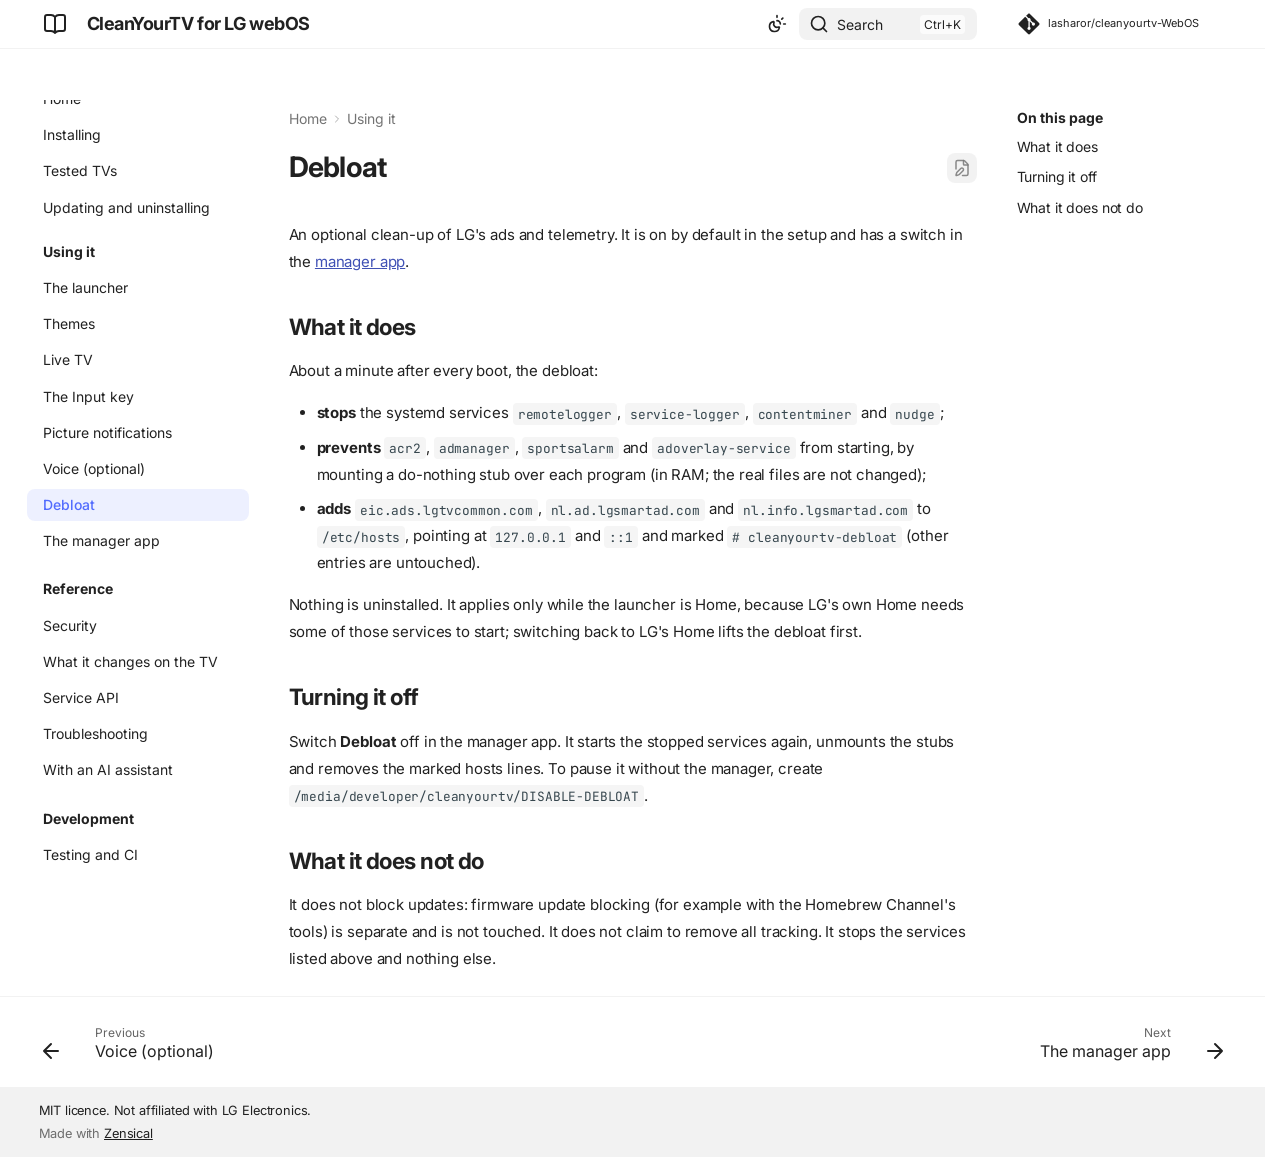
<file: site/debloat/index.html>
<!doctype html>
<html lang="en" class="no-js">
  <head>
    
      <meta charset="utf-8">
      <meta name="viewport" content="width=device-width,initial-scale=1">
      
        <meta name="description" content="A fast home screen for rooted LG webOS TVs, with Live TV from your own playlist, an Inputs list, picture notifications, optional voice and an optional debloat.">
      
      
        <meta name="author" content="CleanYourTV contributors">
      
      
        <link rel="canonical" href="https://lasharor.github.io/cleanyourtv-WebOS/debloat/">
      
      
      
        <link rel="prev" href="../voice/">
      
      
        <link rel="next" href="../manager/">
      
      
        
      
      
      <link rel="icon" href="../assets/images/favicon.png">
      <meta name="generator" content="zensical-0.0.71">
    
    
      
        <title>Debloat - CleanYourTV for LG webOS</title>
      
    
    
      
        
      
      <link rel="stylesheet" href="../assets/stylesheets/modern/main.e442bf79.min.css">
      
        
          
        
        <link rel="stylesheet" href="../assets/stylesheets/modern/palette.b60ce83d.min.css">
      
      


    
    
      
    
    
      
        
        
        <link rel="preconnect" href="https://fonts.gstatic.com" crossorigin>
        <link rel="stylesheet" href="https://fonts.googleapis.com/css?family=Inter:300,300i,400,400i,500,500i,700,700i%7CJetBrains+Mono:400,400i,700,700i&amp;display=fallback">
        <style>:root{--md-text-font:"Inter";--md-code-font:"JetBrains Mono"}</style>
      
    
    
      <link rel="stylesheet" href="../stylesheets/extra.css">
    
    <script>__md_scope=new URL("..",location),__md_scope.pathname.endsWith("/")||(__md_scope=new URL(__md_scope.pathname+"/",location)),__md_hash=e=>[...e].reduce(((e,t)=>(e<<5)-e+t.charCodeAt(0)),0),__md_get=(e,t=localStorage,_=__md_scope)=>JSON.parse(t.getItem(_.pathname+"."+e)),__md_set=(e,t,_=localStorage,a=__md_scope)=>{try{_.setItem(a.pathname+"."+e,JSON.stringify(t))}catch(e){}},document.documentElement.setAttribute("data-platform",navigator.platform)</script>
    
      

    
    
  </head>
  
  
    
    
      
    
    
    
    
    <body dir="ltr" data-md-color-scheme="default" data-md-color-primary="indigo" data-md-color-accent="indigo">
  
    
    <input class="md-toggle" data-md-toggle="drawer" type="checkbox" id="__drawer" autocomplete="off">
    <input class="md-toggle" data-md-toggle="search" type="checkbox" id="__search" autocomplete="off">
    <label class="md-overlay" for="__drawer" aria-hidden="true"></label>
    <div data-md-component="skip">
      <a href="#__skip" class="md-skip">
        Skip to content
      </a>
    </div>
    <div data-md-component="announce">
      
    </div>
    
    
      

  

<header class="md-header md-header--shadow" data-md-component="header">
  <nav class="md-header__inner md-grid" aria-label="Header">
    <a href="./.." title="CleanYourTV for LG webOS" class="md-header__button md-logo" aria-label="CleanYourTV for LG webOS" data-md-component="logo">
      
  
  <svg xmlns="http://www.w3.org/2000/svg" fill="none" stroke="currentColor" stroke-linecap="round" stroke-linejoin="round" stroke-width="2" class="lucide lucide-book-open" viewBox="0 0 24 24"><path d="M12 5v16M20.001 19A2 2 0 0 0 22 17V5a2 2 0 0 0-1.999-2L16 3.002A5 5 0 0 0 12 5a5 5 0 0 0-4-2H4a2 2 0 0 0-2 2v12a2 2 0 0 0 1.999 2H8a5 5 0 0 1 4 2 5 5 0 0 1 4-2z"/></svg>

    </a>
    <label class="md-header__button md-icon" for="__drawer" aria-label="Navigation">
      
      <svg xmlns="http://www.w3.org/2000/svg" fill="none" stroke="currentColor" stroke-linecap="round" stroke-linejoin="round" stroke-width="2" class="lucide lucide-menu" viewBox="0 0 24 24"><path d="M4 5h16M4 12h16M4 19h16"/></svg>
    </label>
    <div class="md-header__title" data-md-component="header-title">
      <div class="md-header__ellipsis">
        <div class="md-header__topic">
          <span class="md-ellipsis">
            CleanYourTV for LG webOS
          </span>
        </div>
        <div class="md-header__topic" data-md-component="header-topic">
          <span class="md-ellipsis">
            
              Debloat
            
          </span>
        </div>
      </div>
    </div>
    
      
        <form class="md-header__option" data-md-component="palette">
  
    
    
    
    <input class="md-option" data-md-color-media="(prefers-color-scheme)" data-md-color-scheme="default" data-md-color-primary="indigo" data-md-color-accent="indigo"  aria-label="Switch to light mode"  type="radio" name="__palette" id="__palette_0">
    
      <label class="md-header__button md-icon" title="Switch to light mode" for="__palette_1" hidden>
        <svg xmlns="http://www.w3.org/2000/svg" fill="none" stroke="currentColor" stroke-linecap="round" stroke-linejoin="round" stroke-width="2" class="lucide lucide-sun-moon" viewBox="0 0 24 24"><path d="M12 2v2M14.837 16.385a6 6 0 1 1-7.223-7.222c.624-.147.97.66.715 1.248a4 4 0 0 0 5.26 5.259c.589-.255 1.396.09 1.248.715M16 12a4 4 0 0 0-4-4M19 5l-1.256 1.256M20 12h2"/></svg>
      </label>
    
  
    
    
    
    <input class="md-option" data-md-color-media="(prefers-color-scheme: light)" data-md-color-scheme="default" data-md-color-primary="indigo" data-md-color-accent="indigo"  aria-label="Switch to dark mode"  type="radio" name="__palette" id="__palette_1">
    
      <label class="md-header__button md-icon" title="Switch to dark mode" for="__palette_2" hidden>
        <svg xmlns="http://www.w3.org/2000/svg" fill="none" stroke="currentColor" stroke-linecap="round" stroke-linejoin="round" stroke-width="2" class="lucide lucide-sun" viewBox="0 0 24 24"><circle cx="12" cy="12" r="4"/><path d="M12 2v2M12 20v2M4.93 4.93l1.41 1.41M17.66 17.66l1.41 1.41M2 12h2M20 12h2M6.34 17.66l-1.41 1.41M19.07 4.93l-1.41 1.41"/></svg>
      </label>
    
  
    
    
    
    <input class="md-option" data-md-color-media="(prefers-color-scheme: dark)" data-md-color-scheme="slate" data-md-color-primary="indigo" data-md-color-accent="indigo"  aria-label="Switch to system preference"  type="radio" name="__palette" id="__palette_2">
    
      <label class="md-header__button md-icon" title="Switch to system preference" for="__palette_0" hidden>
        <svg xmlns="http://www.w3.org/2000/svg" fill="none" stroke="currentColor" stroke-linecap="round" stroke-linejoin="round" stroke-width="2" class="lucide lucide-moon" viewBox="0 0 24 24"><path d="M20.985 12.486a9 9 0 1 1-9.473-9.472c.405-.022.617.46.402.803a6 6 0 0 0 8.268 8.268c.344-.215.825-.004.803.401"/></svg>
      </label>
    
  
</form>
      
    
    
      <script>var palette=__md_get("__palette");if(palette&&palette.color){if("(prefers-color-scheme)"===palette.color.media){var media=matchMedia("(prefers-color-scheme: light)"),input=document.querySelector(media.matches?"[data-md-color-media='(prefers-color-scheme: light)']":"[data-md-color-media='(prefers-color-scheme: dark)']");palette.color.media=input.getAttribute("data-md-color-media"),palette.color.scheme=input.getAttribute("data-md-color-scheme"),palette.color.primary=input.getAttribute("data-md-color-primary"),palette.color.accent=input.getAttribute("data-md-color-accent")}for(var[key,value]of Object.entries(palette.color))document.body.setAttribute("data-md-color-"+key,value)}</script>
    
    
    
      
      
        <label class="md-header__button md-icon" for="__search" aria-label="Search">
          
          <svg xmlns="http://www.w3.org/2000/svg" fill="none" stroke="currentColor" stroke-linecap="round" stroke-linejoin="round" stroke-width="2" class="lucide lucide-search" viewBox="0 0 24 24"><path d="m21 21-4.34-4.34"/><circle cx="11" cy="11" r="8"/></svg>
        </label>
        <div class="md-search" data-md-component="search" role="dialog" aria-label="Search">
  <button type="button" class="md-search__button">
    Search
  </button>
</div>
      
    
    <div class="md-header__source">
      
        <a href="https://github.com/lasharor/cleanyourtv-WebOS" title="Go to repository" class="md-source" data-md-component="source">
  <div class="md-source__icon md-icon">
    
    <svg xmlns="http://www.w3.org/2000/svg" viewBox="0 0 448 512"><!--! Font Awesome Free 7.3.1 by @fontawesome - https://fontawesome.com License - https://fontawesome.com/license/free (Icons: CC BY 4.0, Fonts: SIL OFL 1.1, Code: MIT License) Copyright 2026 Fonticons, Inc.--><path fill="currentColor" d="M439.6 236.1 244 40.5c-5.4-5.5-12.8-8.5-20.4-8.5s-15 3-20.4 8.4L162.5 81l51.5 51.5c27.1-9.1 52.7 16.8 43.4 43.7l49.7 49.7c34.2-11.8 61.2 31 35.5 56.7-26.5 26.5-70.2-2.9-56-37.3L240.3 199v121.9c25.3 12.5 22.3 41.8 9.1 55-6.4 6.4-15.2 10.1-24.3 10.1s-17.8-3.6-24.3-10.1c-17.6-17.6-11.1-46.9 11.2-56v-123c-20.8-8.5-24.6-30.7-18.6-45L142.6 101 8.5 235.1C3 240.6 0 247.9 0 255.5s3 15 8.5 20.4l195.6 195.7c5.4 5.4 12.7 8.4 20.4 8.4s15-3 20.4-8.4l194.7-194.7c5.4-5.4 8.4-12.8 8.4-20.4s-3-15-8.4-20.4"/></svg>
  </div>
  <div class="md-source__repository">
    lasharor/cleanyourtv-WebOS
  </div>
</a>
      
    </div>
  </nav>
  
</header>
    
    <div class="md-container" data-md-component="container">
      
      
        
          
        
      
      <main class="md-main" data-md-component="main">
        <div class="md-main__inner md-grid">
          
            
              
              <div class="md-sidebar md-sidebar--primary" data-md-component="sidebar" data-md-type="navigation" >
                <div class="md-sidebar__scrollwrap">
                  <div class="md-sidebar__inner">
                    



<nav class="md-nav md-nav--primary" aria-label="Navigation" data-md-level="0">
  <label class="md-nav__title" for="__drawer">
    <a href="./.." title="CleanYourTV for LG webOS" class="md-nav__button md-logo" aria-label="CleanYourTV for LG webOS" data-md-component="logo">
      
  
  <svg xmlns="http://www.w3.org/2000/svg" fill="none" stroke="currentColor" stroke-linecap="round" stroke-linejoin="round" stroke-width="2" class="lucide lucide-book-open" viewBox="0 0 24 24"><path d="M12 5v16M20.001 19A2 2 0 0 0 22 17V5a2 2 0 0 0-1.999-2L16 3.002A5 5 0 0 0 12 5a5 5 0 0 0-4-2H4a2 2 0 0 0-2 2v12a2 2 0 0 0 1.999 2H8a5 5 0 0 1 4 2 5 5 0 0 1 4-2z"/></svg>

    </a>
    CleanYourTV for LG webOS
  </label>
  
    <div class="md-nav__source">
      <a href="https://github.com/lasharor/cleanyourtv-WebOS" title="Go to repository" class="md-source" data-md-component="source">
  <div class="md-source__icon md-icon">
    
    <svg xmlns="http://www.w3.org/2000/svg" viewBox="0 0 448 512"><!--! Font Awesome Free 7.3.1 by @fontawesome - https://fontawesome.com License - https://fontawesome.com/license/free (Icons: CC BY 4.0, Fonts: SIL OFL 1.1, Code: MIT License) Copyright 2026 Fonticons, Inc.--><path fill="currentColor" d="M439.6 236.1 244 40.5c-5.4-5.5-12.8-8.5-20.4-8.5s-15 3-20.4 8.4L162.5 81l51.5 51.5c27.1-9.1 52.7 16.8 43.4 43.7l49.7 49.7c34.2-11.8 61.2 31 35.5 56.7-26.5 26.5-70.2-2.9-56-37.3L240.3 199v121.9c25.3 12.5 22.3 41.8 9.1 55-6.4 6.4-15.2 10.1-24.3 10.1s-17.8-3.6-24.3-10.1c-17.6-17.6-11.1-46.9 11.2-56v-123c-20.8-8.5-24.6-30.7-18.6-45L142.6 101 8.5 235.1C3 240.6 0 247.9 0 255.5s3 15 8.5 20.4l195.6 195.7c5.4 5.4 12.7 8.4 20.4 8.4s15-3 20.4-8.4l194.7-194.7c5.4-5.4 8.4-12.8 8.4-20.4s-3-15-8.4-20.4"/></svg>
  </div>
  <div class="md-source__repository">
    lasharor/cleanyourtv-WebOS
  </div>
</a>
    </div>
  
  <ul class="md-nav__list" data-md-scrollfix>
    
      
      
  
  
  
  
    <li class="md-nav__item">
      <a href="./.." class="md-nav__link">
        
  
  
  <span class="md-ellipsis">
    
  
  Home

    
  </span>
  
  

      </a>
    </li>
  

    
      
      
  
  
  
  
    <li class="md-nav__item">
      <a href="../install/" class="md-nav__link">
        
  
  
  <span class="md-ellipsis">
    
  
  Installing

    
  </span>
  
  

      </a>
    </li>
  

    
      
      
  
  
  
  
    <li class="md-nav__item">
      <a href="../tested-tvs/" class="md-nav__link">
        
  
  
  <span class="md-ellipsis">
    
  
  Tested TVs

    
  </span>
  
  

      </a>
    </li>
  

    
      
      
  
  
  
  
    <li class="md-nav__item">
      <a href="../managing/" class="md-nav__link">
        
  
  
  <span class="md-ellipsis">
    
  
  Updating and uninstalling

    
  </span>
  
  

      </a>
    </li>
  

    
      
      
  
  
    
  
  
  
    
    
      
        
      
        
      
        
      
        
      
        
      
        
      
        
      
        
      
    
    
    
      
        
        
      
    
    
    <li class="md-nav__item md-nav__item--active md-nav__item--section md-nav__item--nested">
      
        
        
        <input class="md-nav__toggle md-toggle " type="checkbox" id="__nav_5" checked>
        
          
          <label class="md-nav__link" for="__nav_5" id="__nav_5_label" tabindex="">
            
  
  
  <span class="md-ellipsis">
    
  
  Using it

    
  </span>
  
  

            <span class="md-nav__icon md-icon"></span>
          </label>
        
        
          <nav class="md-nav" data-md-level="1" aria-labelledby="__nav_5_label" aria-expanded="true">
            <label class="md-nav__title" for="__nav_5">
              <span class="md-nav__icon md-icon"></span>
              
  
  Using it

            </label>
            <ul class="md-nav__list" data-md-scrollfix>
              
                
                  
  
  
  
  
    <li class="md-nav__item">
      <a href="../launcher/" class="md-nav__link">
        
  
  
  <span class="md-ellipsis">
    
  
  The launcher

    
  </span>
  
  

      </a>
    </li>
  

                
              
                
                  
  
  
  
  
    <li class="md-nav__item">
      <a href="../themes/" class="md-nav__link">
        
  
  
  <span class="md-ellipsis">
    
  
  Themes

    
  </span>
  
  

      </a>
    </li>
  

                
              
                
                  
  
  
  
  
    <li class="md-nav__item">
      <a href="../live-tv/" class="md-nav__link">
        
  
  
  <span class="md-ellipsis">
    
  
  Live TV

    
  </span>
  
  

      </a>
    </li>
  

                
              
                
                  
  
  
  
  
    <li class="md-nav__item">
      <a href="../input-key/" class="md-nav__link">
        
  
  
  <span class="md-ellipsis">
    
  
  The Input key

    
  </span>
  
  

      </a>
    </li>
  

                
              
                
                  
  
  
  
  
    <li class="md-nav__item">
      <a href="../notifications/" class="md-nav__link">
        
  
  
  <span class="md-ellipsis">
    
  
  Picture notifications

    
  </span>
  
  

      </a>
    </li>
  

                
              
                
                  
  
  
  
  
    <li class="md-nav__item">
      <a href="../voice/" class="md-nav__link">
        
  
  
  <span class="md-ellipsis">
    
  
  Voice (optional)

    
  </span>
  
  

      </a>
    </li>
  

                
              
                
                  
  
  
    
  
  
  
    <li class="md-nav__item md-nav__item--active">
      
      
      
      
        
      
      
        <label class="md-nav__link md-nav__link--active" for="__toc">
          
  
  
  <span class="md-ellipsis">
    
  
  Debloat

    
  </span>
  
  

          <span class="md-nav__icon md-icon"></span>
        </label>
      
      <a href="././" class="md-nav__link md-nav__link--active">
        
  
  
  <span class="md-ellipsis">
    
  
  Debloat

    
  </span>
  
  

      </a>
      
        


<nav class="md-nav md-nav--secondary" aria-label="On this page">
  
  
  
    
  
  
    <label class="md-nav__title" for="__toc">
      <span class="md-nav__icon md-icon"></span>
      On this page
    </label>
    <ul class="md-nav__list" data-md-component="toc" data-md-scrollfix>
      
        <li class="md-nav__item">
  <a href="#what-it-does" class="md-nav__link">
    <span class="md-ellipsis">
      <span class="md-typeset">
        What it does
      </span>
    </span>
  </a>
  
</li>
      
        <li class="md-nav__item">
  <a href="#turning-it-off" class="md-nav__link">
    <span class="md-ellipsis">
      <span class="md-typeset">
        Turning it off
      </span>
    </span>
  </a>
  
</li>
      
        <li class="md-nav__item">
  <a href="#what-it-does-not-do" class="md-nav__link">
    <span class="md-ellipsis">
      <span class="md-typeset">
        What it does not do
      </span>
    </span>
  </a>
  
</li>
      
    </ul>
  
</nav>
      
    </li>
  

                
              
                
                  
  
  
  
  
    <li class="md-nav__item">
      <a href="../manager/" class="md-nav__link">
        
  
  
  <span class="md-ellipsis">
    
  
  The manager app

    
  </span>
  
  

      </a>
    </li>
  

                
              
            </ul>
          </nav>
        
      
    </li>
  

    
      
      
  
  
  
  
    
    
      
        
      
        
      
        
      
        
      
        
      
    
    
    
      
        
        
      
    
    
    <li class="md-nav__item md-nav__item--section md-nav__item--nested">
      
        
        
        <input class="md-nav__toggle md-toggle " type="checkbox" id="__nav_6" >
        
          
          <label class="md-nav__link" for="__nav_6" id="__nav_6_label" tabindex="">
            
  
  
  <span class="md-ellipsis">
    
  
  Reference

    
  </span>
  
  

            <span class="md-nav__icon md-icon"></span>
          </label>
        
        
          <nav class="md-nav" data-md-level="1" aria-labelledby="__nav_6_label" aria-expanded="false">
            <label class="md-nav__title" for="__nav_6">
              <span class="md-nav__icon md-icon"></span>
              
  
  Reference

            </label>
            <ul class="md-nav__list" data-md-scrollfix>
              
                
                  
  
  
  
  
    <li class="md-nav__item">
      <a href="../security/" class="md-nav__link">
        
  
  
  <span class="md-ellipsis">
    
  
  Security

    
  </span>
  
  

      </a>
    </li>
  

                
              
                
                  
  
  
  
  
    <li class="md-nav__item">
      <a href="../tv-changes/" class="md-nav__link">
        
  
  
  <span class="md-ellipsis">
    
  
  What it changes on the TV

    
  </span>
  
  

      </a>
    </li>
  

                
              
                
                  
  
  
  
  
    <li class="md-nav__item">
      <a href="../api/" class="md-nav__link">
        
  
  
  <span class="md-ellipsis">
    
  
  Service API

    
  </span>
  
  

      </a>
    </li>
  

                
              
                
                  
  
  
  
  
    <li class="md-nav__item">
      <a href="../troubleshooting/" class="md-nav__link">
        
  
  
  <span class="md-ellipsis">
    
  
  Troubleshooting

    
  </span>
  
  

      </a>
    </li>
  

                
              
                
                  
  
  
  
  
    <li class="md-nav__item">
      <a href="../ai/" class="md-nav__link">
        
  
  
  <span class="md-ellipsis">
    
  
  With an AI assistant

    
  </span>
  
  

      </a>
    </li>
  

                
              
            </ul>
          </nav>
        
      
    </li>
  

    
      
      
  
  
  
  
    
    
      
        
          
        
      
        
      
        
      
    
    
    
      
        
        
      
    
    
    <li class="md-nav__item md-nav__item--section md-nav__item--nested">
      
        
        
        <input class="md-nav__toggle md-toggle " type="checkbox" id="__nav_7" >
        
          
          <div class="md-nav__link md-nav__container">
            <a href="../development/" class="md-nav__link ">
              
  
  
  <span class="md-ellipsis">
    
  
  Development

    
  </span>
  
  

            </a>
            
              
              <label class="md-nav__link " for="__nav_7" id="__nav_7_label" tabindex="">
                <span class="md-nav__icon md-icon"></span>
              </label>
            
          </div>
        
        
          <nav class="md-nav" data-md-level="1" aria-labelledby="__nav_7_label" aria-expanded="false">
            <label class="md-nav__title" for="__nav_7">
              <span class="md-nav__icon md-icon"></span>
              
  
  Development

            </label>
            <ul class="md-nav__list" data-md-scrollfix>
              
                
              
                
                  
  
  
  
  
    <li class="md-nav__item">
      <a href="../development/testing/" class="md-nav__link">
        
  
  
  <span class="md-ellipsis">
    
  
  Testing and CI

    
  </span>
  
  

      </a>
    </li>
  

                
              
                
                  
  
  
  
  
    <li class="md-nav__item">
      <a href="../development/internals/" class="md-nav__link">
        
  
  
  <span class="md-ellipsis">
    
  
  Internals

    
  </span>
  
  

      </a>
    </li>
  

                
              
            </ul>
          </nav>
        
      
    </li>
  

    
      
      
  
  
  
  
    <li class="md-nav__item">
      <a href="../credits/" class="md-nav__link">
        
  
  
  <span class="md-ellipsis">
    
  
  Credits and licences

    
  </span>
  
  

      </a>
    </li>
  

    
  </ul>
</nav>
                  </div>
                </div>
              </div>
            
            
              
              <div class="md-sidebar md-sidebar--secondary" data-md-component="sidebar" data-md-type="toc" >
                <div class="md-sidebar__scrollwrap">
                  
                    
                    
                    
                      
                    
                    
                      <input class="md-nav__toggle md-toggle" type="checkbox" id="__toc">
                      <div class="md-sidebar-button__wrapper">
                        <label class="md-sidebar-button" for="__toc"></label>
                      </div>
                    
                  
                  <div class="md-sidebar__inner">
                    


<nav class="md-nav md-nav--secondary" aria-label="On this page">
  
  
  
    
  
  
    <label class="md-nav__title" for="__toc">
      <span class="md-nav__icon md-icon"></span>
      On this page
    </label>
    <ul class="md-nav__list" data-md-component="toc" data-md-scrollfix>
      
        <li class="md-nav__item">
  <a href="#what-it-does" class="md-nav__link">
    <span class="md-ellipsis">
      <span class="md-typeset">
        What it does
      </span>
    </span>
  </a>
  
</li>
      
        <li class="md-nav__item">
  <a href="#turning-it-off" class="md-nav__link">
    <span class="md-ellipsis">
      <span class="md-typeset">
        Turning it off
      </span>
    </span>
  </a>
  
</li>
      
        <li class="md-nav__item">
  <a href="#what-it-does-not-do" class="md-nav__link">
    <span class="md-ellipsis">
      <span class="md-typeset">
        What it does not do
      </span>
    </span>
  </a>
  
</li>
      
    </ul>
  
</nav>
                  </div>
                </div>
              </div>
            
          
          
            <div class="md-content" data-md-component="content">
              
                



  


  <nav class="md-path" aria-label="Navigation" >
    <ol class="md-path__list">
      
        
  
  
    <li class="md-path__item">
      <a href="./.." class="md-path__link">
        
  
  <span class="md-ellipsis">
    Home
  </span>

      </a>
    </li>
  

      
      
        
  
  
    
    
      
        
      
        
      
        
      
        
      
        
      
        
      
        
      
        
      
    
    
    
    
      <li class="md-path__item">
        <a href="../launcher/" class="md-path__link">
          
  
  <span class="md-ellipsis">
    Using it
  </span>

        </a>
      </li>
    
  

      
    </ol>
  </nav>

              
              <article class="md-content__inner md-typeset">
                <a id="__skip" tabindex="-1"></a>
                
                  

  
    <a href="https://github.com/lasharor/cleanyourtv-WebOS/edit/main/docs/debloat.md" title="Edit this page" class="md-content__button md-icon" rel="edit">
      
      <svg xmlns="http://www.w3.org/2000/svg" fill="none" stroke="currentColor" stroke-linecap="round" stroke-linejoin="round" stroke-width="2" class="lucide lucide-file-pen" viewBox="0 0 24 24"><path d="M12.659 22H18a2 2 0 0 0 2-2V8a2.4 2.4 0 0 0-.706-1.706l-3.588-3.588A2.4 2.4 0 0 0 14 2H6a2 2 0 0 0-2 2v9.34"/><path d="M14 2v5a1 1 0 0 0 1 1h5M10.378 12.622a1 1 0 0 1 3 3.003L8.36 20.637a2 2 0 0 1-.854.506l-2.867.837a.5.5 0 0 1-.62-.62l.836-2.869a2 2 0 0 1 .506-.853z"/></svg>
    </a>
  
  


<h1 id="debloat">Debloat<a class="headerlink" href="#debloat" title="Permanent link">&para;</a></h1>
<p>An optional clean-up of LG's ads and telemetry. It is on by default in the setup and has a switch in the
<a href="../manager/">manager app</a>.</p>
<h2 id="what-it-does">What it does<a class="headerlink" href="#what-it-does" title="Permanent link">&para;</a></h2>
<p>About a minute after every boot, the debloat:</p>
<ul>
<li><strong>stops</strong> the systemd services <code>remotelogger</code>, <code>service-logger</code>, <code>contentminer</code> and <code>nudge</code>;</li>
<li><strong>prevents</strong> <code>acr2</code>, <code>admanager</code>, <code>sportsalarm</code> and <code>adoverlay-service</code> from starting, by mounting a do-nothing stub over each
  program (in RAM; the real files are not changed);</li>
<li><strong>adds</strong> <code>eic.ads.lgtvcommon.com</code>, <code>nl.ad.lgsmartad.com</code> and <code>nl.info.lgsmartad.com</code> to <code>/etc/hosts</code>, pointing at <code>127.0.0.1</code>
  and <code>::1</code> and marked <code># cleanyourtv-debloat</code> (other entries are untouched).</li>
</ul>
<p>Nothing is uninstalled. It applies only while the launcher is Home, because LG's own Home needs some of those services to start;
switching back to LG's Home lifts the debloat first.</p>
<h2 id="turning-it-off">Turning it off<a class="headerlink" href="#turning-it-off" title="Permanent link">&para;</a></h2>
<p>Switch <strong>Debloat</strong> off in the manager app. It starts the stopped services again, unmounts the stubs and removes the marked
hosts lines. To pause it without the manager, create <code>/media/developer/cleanyourtv/DISABLE-DEBLOAT</code>.</p>
<h2 id="what-it-does-not-do">What it does not do<a class="headerlink" href="#what-it-does-not-do" title="Permanent link">&para;</a></h2>
<p>It does not block updates: firmware update blocking (for example with the Homebrew Channel's tools) is separate and is not touched.
It does not claim to remove all tracking. It stops the services listed above and nothing else.</p>














                
              </article>
            </div>
          
          
  <script>var tabs=__md_get("__tabs");if(Array.isArray(tabs))e:for(var set of document.querySelectorAll(".tabbed-set")){var labels=set.querySelector(".tabbed-labels");for(var tab of tabs)for(var label of labels.getElementsByTagName("label"))if(label.innerText.trim()===tab){var input=document.getElementById(label.htmlFor);input.checked=!0;continue e}}</script>

<script>var target=document.getElementById(location.hash.slice(1));target&&target.name&&(target.checked=target.name.startsWith("__tabbed_"))</script>
        </div>
        
          <button type="button" class="md-top md-icon" data-md-component="top" hidden>
  
  <svg xmlns="http://www.w3.org/2000/svg" fill="none" stroke="currentColor" stroke-linecap="round" stroke-linejoin="round" stroke-width="2" class="lucide lucide-circle-arrow-up" viewBox="0 0 24 24"><circle cx="12" cy="12" r="10"/><path d="m16 12-4-4-4 4M12 16V8"/></svg>
  Back to top
</button>
        
      </main>
      
        <footer class="md-footer">
  
    
      
      <nav class="md-footer__inner md-grid" aria-label="Footer" >
        
          
          <a href="../voice/" class="md-footer__link md-footer__link--prev" aria-label="Previous: Voice (optional)">
            <div class="md-footer__button md-icon">
              
              <svg xmlns="http://www.w3.org/2000/svg" fill="none" stroke="currentColor" stroke-linecap="round" stroke-linejoin="round" stroke-width="2" class="lucide lucide-arrow-left" viewBox="0 0 24 24"><path d="m12 19-7-7 7-7M19 12H5"/></svg>
            </div>
            <div class="md-footer__title">
              <span class="md-footer__direction">
                Previous
              </span>
              <div class="md-ellipsis">
                Voice (optional)
              </div>
            </div>
          </a>
        
        
          
          <a href="../manager/" class="md-footer__link md-footer__link--next" aria-label="Next: The manager app">
            <div class="md-footer__title">
              <span class="md-footer__direction">
                Next
              </span>
              <div class="md-ellipsis">
                The manager app
              </div>
            </div>
            <div class="md-footer__button md-icon">
              
              <svg xmlns="http://www.w3.org/2000/svg" fill="none" stroke="currentColor" stroke-linecap="round" stroke-linejoin="round" stroke-width="2" class="lucide lucide-arrow-right" viewBox="0 0 24 24"><path d="M5 12h14M12 5l7 7-7 7"/></svg>
            </div>
          </a>
        
      </nav>
    
  
  <div class="md-footer-meta md-typeset">
    <div class="md-footer-meta__inner md-grid">
      <div class="md-copyright">
  
    <div class="md-copyright__highlight">
      MIT licence. Not affiliated with LG Electronics.
    </div>
  
  
    Made with
    <a href="https://zensical.org/" target="_blank" rel="noopener">
      Zensical
    </a>
  
</div>
      
    </div>
  </div>
</footer>
      
    </div>
    <div class="md-dialog" data-md-component="dialog" role="status" aria-atomic="true">
      <div class="md-dialog__inner md-typeset"></div>
    </div>
    
    
    
      
      
      
      
        
        
      <script id="__config" type="application/json">{"annotate":null,"base":"..","features":["content.action.edit","content.code.copy","content.tabs.link","navigation.footer","navigation.indexes","navigation.instant","navigation.path","navigation.sections","navigation.top","navigation.tracking","search.highlight","toc.follow"],"redirect":null,"search":"../assets/javascripts/workers/search.c47bb847.min.js","tags":null,"translations":{"clipboard.copied":"Copied to clipboard","clipboard.copy":"Copy to clipboard","clipboard.error":"Could not copy to clipboard","search.result.more.one":"1 more on this page","search.result.more.other":"# more on this page","search.result.none":"No matching documents","search.result.one":"1 matching document","search.result.other":"# matching documents","search.result.placeholder":"Type to start searching","search.result.term.missing":"Missing","select.version":"Select version"},"version":null}</script>
    
    
      <script src="../assets/javascripts/bundle.a2388154.min.js"></script>
      
    
  </body>
</html>
</file>
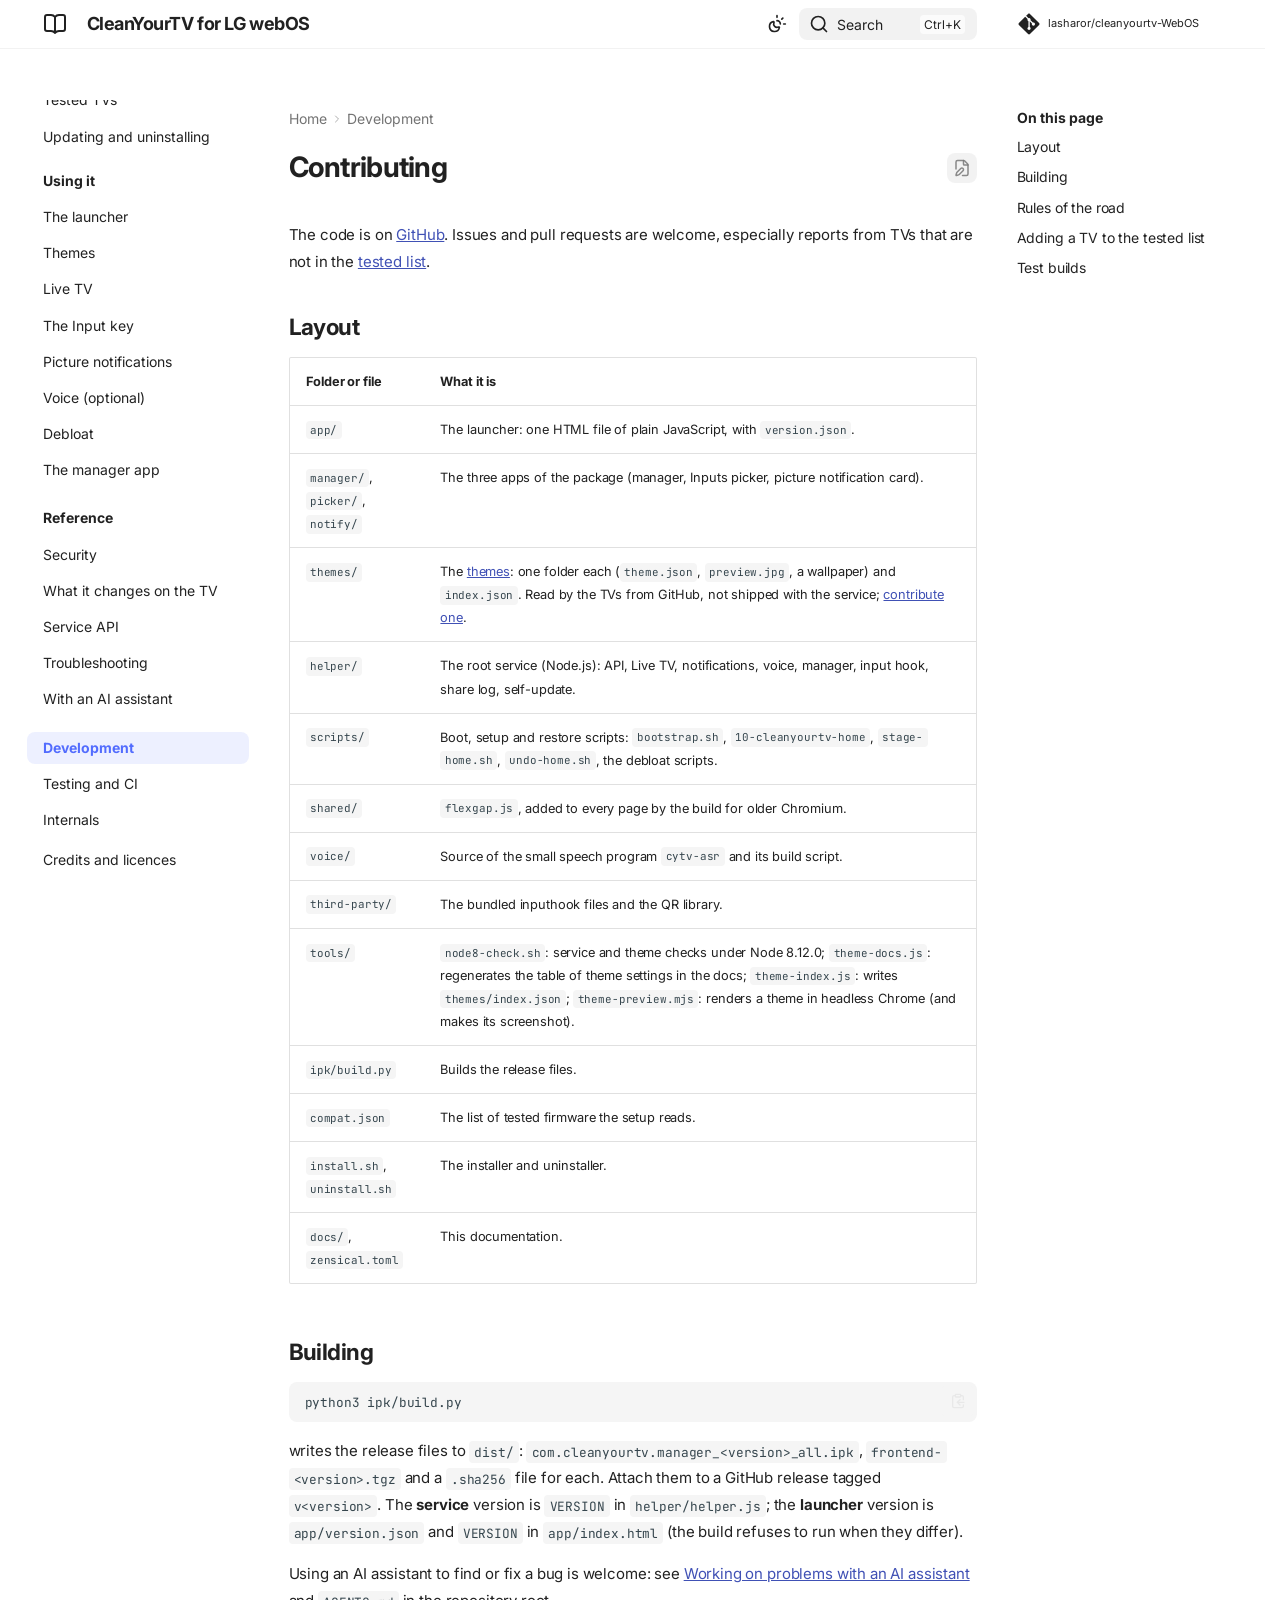
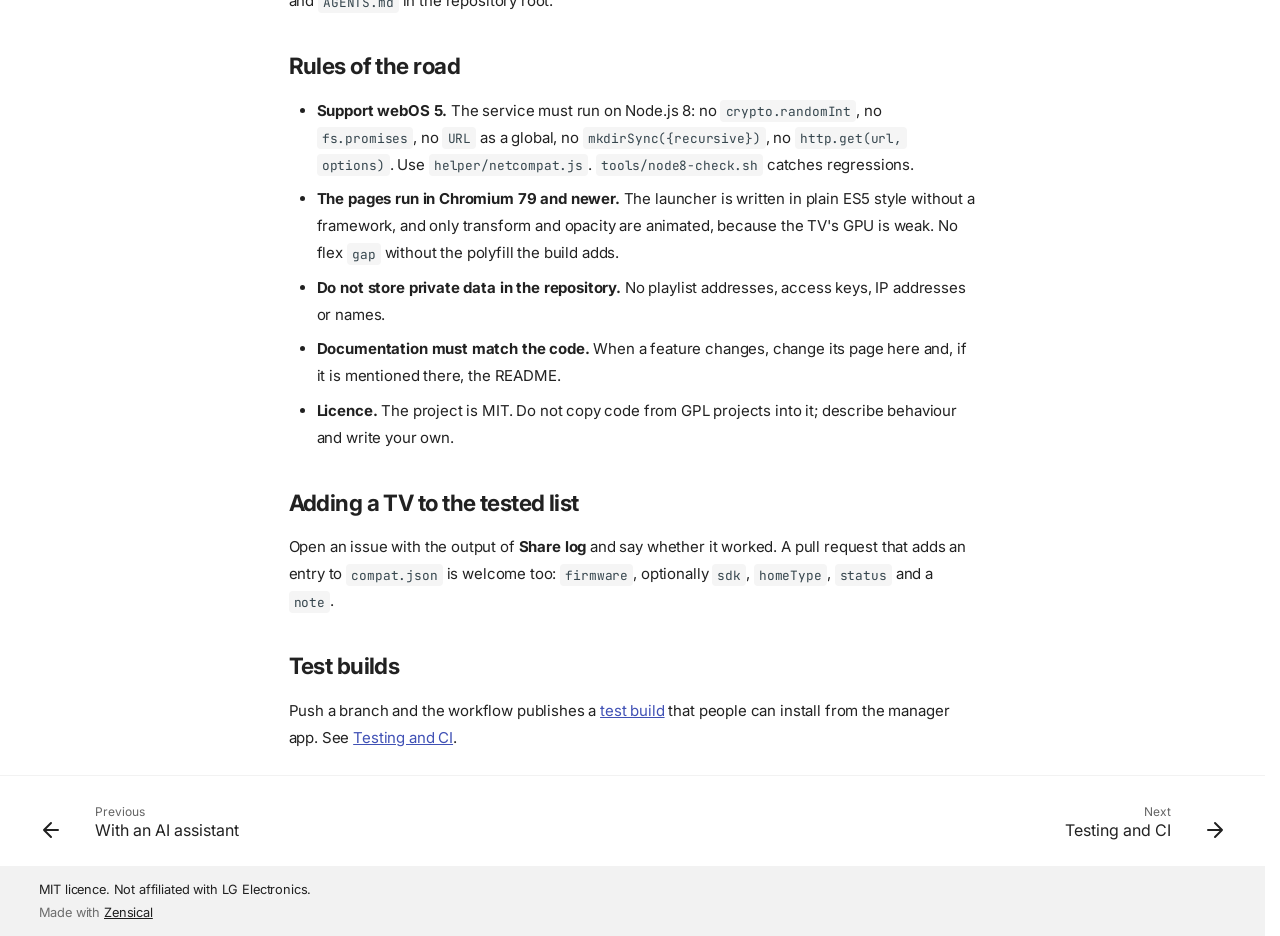
<file: site/development/index.html>
<!doctype html>
<html lang="en" class="no-js">
  <head>
    
      <meta charset="utf-8">
      <meta name="viewport" content="width=device-width,initial-scale=1">
      
        <meta name="description" content="A fast home screen for rooted LG webOS TVs, with Live TV from your own playlist, an Inputs list, picture notifications, optional voice and an optional debloat.">
      
      
        <meta name="author" content="CleanYourTV contributors">
      
      
        <link rel="canonical" href="https://lasharor.github.io/cleanyourtv-WebOS/development/">
      
      
      
        <link rel="prev" href="../ai/">
      
      
        <link rel="next" href="./testing/">
      
      
        
      
      
      <link rel="icon" href="../assets/images/favicon.png">
      <meta name="generator" content="zensical-0.0.71">
    
    
      
        <title>Contributing - CleanYourTV for LG webOS</title>
      
    
    
      
        
      
      <link rel="stylesheet" href="../assets/stylesheets/modern/main.e442bf79.min.css">
      
        
          
        
        <link rel="stylesheet" href="../assets/stylesheets/modern/palette.b60ce83d.min.css">
      
      


    
    
      
    
    
      
        
        
        <link rel="preconnect" href="https://fonts.gstatic.com" crossorigin>
        <link rel="stylesheet" href="https://fonts.googleapis.com/css?family=Inter:300,300i,400,400i,500,500i,700,700i%7CJetBrains+Mono:400,400i,700,700i&amp;display=fallback">
        <style>:root{--md-text-font:"Inter";--md-code-font:"JetBrains Mono"}</style>
      
    
    
      <link rel="stylesheet" href="../stylesheets/extra.css">
    
    <script>__md_scope=new URL("..",location),__md_scope.pathname.endsWith("/")||(__md_scope=new URL(__md_scope.pathname+"/",location)),__md_hash=e=>[...e].reduce(((e,t)=>(e<<5)-e+t.charCodeAt(0)),0),__md_get=(e,t=localStorage,_=__md_scope)=>JSON.parse(t.getItem(_.pathname+"."+e)),__md_set=(e,t,_=localStorage,a=__md_scope)=>{try{_.setItem(a.pathname+"."+e,JSON.stringify(t))}catch(e){}},document.documentElement.setAttribute("data-platform",navigator.platform)</script>
    
      

    
    
  </head>
  
  
    
    
      
    
    
    
    
    <body dir="ltr" data-md-color-scheme="default" data-md-color-primary="indigo" data-md-color-accent="indigo">
  
    
    <input class="md-toggle" data-md-toggle="drawer" type="checkbox" id="__drawer" autocomplete="off">
    <input class="md-toggle" data-md-toggle="search" type="checkbox" id="__search" autocomplete="off">
    <label class="md-overlay" for="__drawer" aria-hidden="true"></label>
    <div data-md-component="skip">
      <a href="#__skip" class="md-skip">
        Skip to content
      </a>
    </div>
    <div data-md-component="announce">
      
    </div>
    
    
      

  

<header class="md-header md-header--shadow" data-md-component="header">
  <nav class="md-header__inner md-grid" aria-label="Header">
    <a href="./.." title="CleanYourTV for LG webOS" class="md-header__button md-logo" aria-label="CleanYourTV for LG webOS" data-md-component="logo">
      
  
  <svg xmlns="http://www.w3.org/2000/svg" fill="none" stroke="currentColor" stroke-linecap="round" stroke-linejoin="round" stroke-width="2" class="lucide lucide-book-open" viewBox="0 0 24 24"><path d="M12 5v16M20.001 19A2 2 0 0 0 22 17V5a2 2 0 0 0-1.999-2L16 3.002A5 5 0 0 0 12 5a5 5 0 0 0-4-2H4a2 2 0 0 0-2 2v12a2 2 0 0 0 1.999 2H8a5 5 0 0 1 4 2 5 5 0 0 1 4-2z"/></svg>

    </a>
    <label class="md-header__button md-icon" for="__drawer" aria-label="Navigation">
      
      <svg xmlns="http://www.w3.org/2000/svg" fill="none" stroke="currentColor" stroke-linecap="round" stroke-linejoin="round" stroke-width="2" class="lucide lucide-menu" viewBox="0 0 24 24"><path d="M4 5h16M4 12h16M4 19h16"/></svg>
    </label>
    <div class="md-header__title" data-md-component="header-title">
      <div class="md-header__ellipsis">
        <div class="md-header__topic">
          <span class="md-ellipsis">
            CleanYourTV for LG webOS
          </span>
        </div>
        <div class="md-header__topic" data-md-component="header-topic">
          <span class="md-ellipsis">
            
              Contributing
            
          </span>
        </div>
      </div>
    </div>
    
      
        <form class="md-header__option" data-md-component="palette">
  
    
    
    
    <input class="md-option" data-md-color-media="(prefers-color-scheme)" data-md-color-scheme="default" data-md-color-primary="indigo" data-md-color-accent="indigo"  aria-label="Switch to light mode"  type="radio" name="__palette" id="__palette_0">
    
      <label class="md-header__button md-icon" title="Switch to light mode" for="__palette_1" hidden>
        <svg xmlns="http://www.w3.org/2000/svg" fill="none" stroke="currentColor" stroke-linecap="round" stroke-linejoin="round" stroke-width="2" class="lucide lucide-sun-moon" viewBox="0 0 24 24"><path d="M12 2v2M14.837 16.385a6 6 0 1 1-7.223-7.222c.624-.147.97.66.715 1.248a4 4 0 0 0 5.26 5.259c.589-.255 1.396.09 1.248.715M16 12a4 4 0 0 0-4-4M19 5l-1.256 1.256M20 12h2"/></svg>
      </label>
    
  
    
    
    
    <input class="md-option" data-md-color-media="(prefers-color-scheme: light)" data-md-color-scheme="default" data-md-color-primary="indigo" data-md-color-accent="indigo"  aria-label="Switch to dark mode"  type="radio" name="__palette" id="__palette_1">
    
      <label class="md-header__button md-icon" title="Switch to dark mode" for="__palette_2" hidden>
        <svg xmlns="http://www.w3.org/2000/svg" fill="none" stroke="currentColor" stroke-linecap="round" stroke-linejoin="round" stroke-width="2" class="lucide lucide-sun" viewBox="0 0 24 24"><circle cx="12" cy="12" r="4"/><path d="M12 2v2M12 20v2M4.93 4.93l1.41 1.41M17.66 17.66l1.41 1.41M2 12h2M20 12h2M6.34 17.66l-1.41 1.41M19.07 4.93l-1.41 1.41"/></svg>
      </label>
    
  
    
    
    
    <input class="md-option" data-md-color-media="(prefers-color-scheme: dark)" data-md-color-scheme="slate" data-md-color-primary="indigo" data-md-color-accent="indigo"  aria-label="Switch to system preference"  type="radio" name="__palette" id="__palette_2">
    
      <label class="md-header__button md-icon" title="Switch to system preference" for="__palette_0" hidden>
        <svg xmlns="http://www.w3.org/2000/svg" fill="none" stroke="currentColor" stroke-linecap="round" stroke-linejoin="round" stroke-width="2" class="lucide lucide-moon" viewBox="0 0 24 24"><path d="M20.985 12.486a9 9 0 1 1-9.473-9.472c.405-.022.617.46.402.803a6 6 0 0 0 8.268 8.268c.344-.215.825-.004.803.401"/></svg>
      </label>
    
  
</form>
      
    
    
      <script>var palette=__md_get("__palette");if(palette&&palette.color){if("(prefers-color-scheme)"===palette.color.media){var media=matchMedia("(prefers-color-scheme: light)"),input=document.querySelector(media.matches?"[data-md-color-media='(prefers-color-scheme: light)']":"[data-md-color-media='(prefers-color-scheme: dark)']");palette.color.media=input.getAttribute("data-md-color-media"),palette.color.scheme=input.getAttribute("data-md-color-scheme"),palette.color.primary=input.getAttribute("data-md-color-primary"),palette.color.accent=input.getAttribute("data-md-color-accent")}for(var[key,value]of Object.entries(palette.color))document.body.setAttribute("data-md-color-"+key,value)}</script>
    
    
    
      
      
        <label class="md-header__button md-icon" for="__search" aria-label="Search">
          
          <svg xmlns="http://www.w3.org/2000/svg" fill="none" stroke="currentColor" stroke-linecap="round" stroke-linejoin="round" stroke-width="2" class="lucide lucide-search" viewBox="0 0 24 24"><path d="m21 21-4.34-4.34"/><circle cx="11" cy="11" r="8"/></svg>
        </label>
        <div class="md-search" data-md-component="search" role="dialog" aria-label="Search">
  <button type="button" class="md-search__button">
    Search
  </button>
</div>
      
    
    <div class="md-header__source">
      
        <a href="https://github.com/lasharor/cleanyourtv-WebOS" title="Go to repository" class="md-source" data-md-component="source">
  <div class="md-source__icon md-icon">
    
    <svg xmlns="http://www.w3.org/2000/svg" viewBox="0 0 448 512"><!--! Font Awesome Free 7.3.1 by @fontawesome - https://fontawesome.com License - https://fontawesome.com/license/free (Icons: CC BY 4.0, Fonts: SIL OFL 1.1, Code: MIT License) Copyright 2026 Fonticons, Inc.--><path fill="currentColor" d="M439.6 236.1 244 40.5c-5.4-5.5-12.8-8.5-20.4-8.5s-15 3-20.4 8.4L162.5 81l51.5 51.5c27.1-9.1 52.7 16.8 43.4 43.7l49.7 49.7c34.2-11.8 61.2 31 35.5 56.7-26.5 26.5-70.2-2.9-56-37.3L240.3 199v121.9c25.3 12.5 22.3 41.8 9.1 55-6.4 6.4-15.2 10.1-24.3 10.1s-17.8-3.6-24.3-10.1c-17.6-17.6-11.1-46.9 11.2-56v-123c-20.8-8.5-24.6-30.7-18.6-45L142.6 101 8.5 235.1C3 240.6 0 247.9 0 255.5s3 15 8.5 20.4l195.6 195.7c5.4 5.4 12.7 8.4 20.4 8.4s15-3 20.4-8.4l194.7-194.7c5.4-5.4 8.4-12.8 8.4-20.4s-3-15-8.4-20.4"/></svg>
  </div>
  <div class="md-source__repository">
    lasharor/cleanyourtv-WebOS
  </div>
</a>
      
    </div>
  </nav>
  
</header>
    
    <div class="md-container" data-md-component="container">
      
      
        
          
        
      
      <main class="md-main" data-md-component="main">
        <div class="md-main__inner md-grid">
          
            
              
              <div class="md-sidebar md-sidebar--primary" data-md-component="sidebar" data-md-type="navigation" >
                <div class="md-sidebar__scrollwrap">
                  <div class="md-sidebar__inner">
                    



<nav class="md-nav md-nav--primary" aria-label="Navigation" data-md-level="0">
  <label class="md-nav__title" for="__drawer">
    <a href="./.." title="CleanYourTV for LG webOS" class="md-nav__button md-logo" aria-label="CleanYourTV for LG webOS" data-md-component="logo">
      
  
  <svg xmlns="http://www.w3.org/2000/svg" fill="none" stroke="currentColor" stroke-linecap="round" stroke-linejoin="round" stroke-width="2" class="lucide lucide-book-open" viewBox="0 0 24 24"><path d="M12 5v16M20.001 19A2 2 0 0 0 22 17V5a2 2 0 0 0-1.999-2L16 3.002A5 5 0 0 0 12 5a5 5 0 0 0-4-2H4a2 2 0 0 0-2 2v12a2 2 0 0 0 1.999 2H8a5 5 0 0 1 4 2 5 5 0 0 1 4-2z"/></svg>

    </a>
    CleanYourTV for LG webOS
  </label>
  
    <div class="md-nav__source">
      <a href="https://github.com/lasharor/cleanyourtv-WebOS" title="Go to repository" class="md-source" data-md-component="source">
  <div class="md-source__icon md-icon">
    
    <svg xmlns="http://www.w3.org/2000/svg" viewBox="0 0 448 512"><!--! Font Awesome Free 7.3.1 by @fontawesome - https://fontawesome.com License - https://fontawesome.com/license/free (Icons: CC BY 4.0, Fonts: SIL OFL 1.1, Code: MIT License) Copyright 2026 Fonticons, Inc.--><path fill="currentColor" d="M439.6 236.1 244 40.5c-5.4-5.5-12.8-8.5-20.4-8.5s-15 3-20.4 8.4L162.5 81l51.5 51.5c27.1-9.1 52.7 16.8 43.4 43.7l49.7 49.7c34.2-11.8 61.2 31 35.5 56.7-26.5 26.5-70.2-2.9-56-37.3L240.3 199v121.9c25.3 12.5 22.3 41.8 9.1 55-6.4 6.4-15.2 10.1-24.3 10.1s-17.8-3.6-24.3-10.1c-17.6-17.6-11.1-46.9 11.2-56v-123c-20.8-8.5-24.6-30.7-18.6-45L142.6 101 8.5 235.1C3 240.6 0 247.9 0 255.5s3 15 8.5 20.4l195.6 195.7c5.4 5.4 12.7 8.4 20.4 8.4s15-3 20.4-8.4l194.7-194.7c5.4-5.4 8.4-12.8 8.4-20.4s-3-15-8.4-20.4"/></svg>
  </div>
  <div class="md-source__repository">
    lasharor/cleanyourtv-WebOS
  </div>
</a>
    </div>
  
  <ul class="md-nav__list" data-md-scrollfix>
    
      
      
  
  
  
  
    <li class="md-nav__item">
      <a href="./.." class="md-nav__link">
        
  
  
  <span class="md-ellipsis">
    
  
  Home

    
  </span>
  
  

      </a>
    </li>
  

    
      
      
  
  
  
  
    <li class="md-nav__item">
      <a href="../install/" class="md-nav__link">
        
  
  
  <span class="md-ellipsis">
    
  
  Installing

    
  </span>
  
  

      </a>
    </li>
  

    
      
      
  
  
  
  
    <li class="md-nav__item">
      <a href="../tested-tvs/" class="md-nav__link">
        
  
  
  <span class="md-ellipsis">
    
  
  Tested TVs

    
  </span>
  
  

      </a>
    </li>
  

    
      
      
  
  
  
  
    <li class="md-nav__item">
      <a href="../managing/" class="md-nav__link">
        
  
  
  <span class="md-ellipsis">
    
  
  Updating and uninstalling

    
  </span>
  
  

      </a>
    </li>
  

    
      
      
  
  
  
  
    
    
      
        
      
        
      
        
      
        
      
        
      
        
      
        
      
        
      
    
    
    
      
        
        
      
    
    
    <li class="md-nav__item md-nav__item--section md-nav__item--nested">
      
        
        
        <input class="md-nav__toggle md-toggle " type="checkbox" id="__nav_5" >
        
          
          <label class="md-nav__link" for="__nav_5" id="__nav_5_label" tabindex="">
            
  
  
  <span class="md-ellipsis">
    
  
  Using it

    
  </span>
  
  

            <span class="md-nav__icon md-icon"></span>
          </label>
        
        
          <nav class="md-nav" data-md-level="1" aria-labelledby="__nav_5_label" aria-expanded="false">
            <label class="md-nav__title" for="__nav_5">
              <span class="md-nav__icon md-icon"></span>
              
  
  Using it

            </label>
            <ul class="md-nav__list" data-md-scrollfix>
              
                
                  
  
  
  
  
    <li class="md-nav__item">
      <a href="../launcher/" class="md-nav__link">
        
  
  
  <span class="md-ellipsis">
    
  
  The launcher

    
  </span>
  
  

      </a>
    </li>
  

                
              
                
                  
  
  
  
  
    <li class="md-nav__item">
      <a href="../themes/" class="md-nav__link">
        
  
  
  <span class="md-ellipsis">
    
  
  Themes

    
  </span>
  
  

      </a>
    </li>
  

                
              
                
                  
  
  
  
  
    <li class="md-nav__item">
      <a href="../live-tv/" class="md-nav__link">
        
  
  
  <span class="md-ellipsis">
    
  
  Live TV

    
  </span>
  
  

      </a>
    </li>
  

                
              
                
                  
  
  
  
  
    <li class="md-nav__item">
      <a href="../input-key/" class="md-nav__link">
        
  
  
  <span class="md-ellipsis">
    
  
  The Input key

    
  </span>
  
  

      </a>
    </li>
  

                
              
                
                  
  
  
  
  
    <li class="md-nav__item">
      <a href="../notifications/" class="md-nav__link">
        
  
  
  <span class="md-ellipsis">
    
  
  Picture notifications

    
  </span>
  
  

      </a>
    </li>
  

                
              
                
                  
  
  
  
  
    <li class="md-nav__item">
      <a href="../voice/" class="md-nav__link">
        
  
  
  <span class="md-ellipsis">
    
  
  Voice (optional)

    
  </span>
  
  

      </a>
    </li>
  

                
              
                
                  
  
  
  
  
    <li class="md-nav__item">
      <a href="../debloat/" class="md-nav__link">
        
  
  
  <span class="md-ellipsis">
    
  
  Debloat

    
  </span>
  
  

      </a>
    </li>
  

                
              
                
                  
  
  
  
  
    <li class="md-nav__item">
      <a href="../manager/" class="md-nav__link">
        
  
  
  <span class="md-ellipsis">
    
  
  The manager app

    
  </span>
  
  

      </a>
    </li>
  

                
              
            </ul>
          </nav>
        
      
    </li>
  

    
      
      
  
  
  
  
    
    
      
        
      
        
      
        
      
        
      
        
      
    
    
    
      
        
        
      
    
    
    <li class="md-nav__item md-nav__item--section md-nav__item--nested">
      
        
        
        <input class="md-nav__toggle md-toggle " type="checkbox" id="__nav_6" >
        
          
          <label class="md-nav__link" for="__nav_6" id="__nav_6_label" tabindex="">
            
  
  
  <span class="md-ellipsis">
    
  
  Reference

    
  </span>
  
  

            <span class="md-nav__icon md-icon"></span>
          </label>
        
        
          <nav class="md-nav" data-md-level="1" aria-labelledby="__nav_6_label" aria-expanded="false">
            <label class="md-nav__title" for="__nav_6">
              <span class="md-nav__icon md-icon"></span>
              
  
  Reference

            </label>
            <ul class="md-nav__list" data-md-scrollfix>
              
                
                  
  
  
  
  
    <li class="md-nav__item">
      <a href="../security/" class="md-nav__link">
        
  
  
  <span class="md-ellipsis">
    
  
  Security

    
  </span>
  
  

      </a>
    </li>
  

                
              
                
                  
  
  
  
  
    <li class="md-nav__item">
      <a href="../tv-changes/" class="md-nav__link">
        
  
  
  <span class="md-ellipsis">
    
  
  What it changes on the TV

    
  </span>
  
  

      </a>
    </li>
  

                
              
                
                  
  
  
  
  
    <li class="md-nav__item">
      <a href="../api/" class="md-nav__link">
        
  
  
  <span class="md-ellipsis">
    
  
  Service API

    
  </span>
  
  

      </a>
    </li>
  

                
              
                
                  
  
  
  
  
    <li class="md-nav__item">
      <a href="../troubleshooting/" class="md-nav__link">
        
  
  
  <span class="md-ellipsis">
    
  
  Troubleshooting

    
  </span>
  
  

      </a>
    </li>
  

                
              
                
                  
  
  
  
  
    <li class="md-nav__item">
      <a href="../ai/" class="md-nav__link">
        
  
  
  <span class="md-ellipsis">
    
  
  With an AI assistant

    
  </span>
  
  

      </a>
    </li>
  

                
              
            </ul>
          </nav>
        
      
    </li>
  

    
      
      
  
  
    
  
  
  
    
    
      
        
          
        
      
        
      
        
      
    
    
    
      
        
        
      
    
    
    <li class="md-nav__item md-nav__item--active md-nav__item--section md-nav__item--nested">
      
        
        
        <input class="md-nav__toggle md-toggle " type="checkbox" id="__nav_7" checked>
        
          
          <div class="md-nav__link md-nav__container">
            <a href="././" class="md-nav__link md-nav__link--active">
              
  
  
  <span class="md-ellipsis">
    
  
  Development

    
  </span>
  
  

            </a>
            
              
              <label class="md-nav__link md-nav__link--active" for="__nav_7" id="__nav_7_label" tabindex="">
                <span class="md-nav__icon md-icon"></span>
              </label>
            
          </div>
        
        
          <nav class="md-nav" data-md-level="1" aria-labelledby="__nav_7_label" aria-expanded="true">
            <label class="md-nav__title" for="__nav_7">
              <span class="md-nav__icon md-icon"></span>
              
  
  Development

            </label>
            <ul class="md-nav__list" data-md-scrollfix>
              
                
              
                
                  
  
  
  
  
    <li class="md-nav__item">
      <a href="./testing/" class="md-nav__link">
        
  
  
  <span class="md-ellipsis">
    
  
  Testing and CI

    
  </span>
  
  

      </a>
    </li>
  

                
              
                
                  
  
  
  
  
    <li class="md-nav__item">
      <a href="./internals/" class="md-nav__link">
        
  
  
  <span class="md-ellipsis">
    
  
  Internals

    
  </span>
  
  

      </a>
    </li>
  

                
              
            </ul>
          </nav>
        
      
    </li>
  

    
      
      
  
  
  
  
    <li class="md-nav__item">
      <a href="../credits/" class="md-nav__link">
        
  
  
  <span class="md-ellipsis">
    
  
  Credits and licences

    
  </span>
  
  

      </a>
    </li>
  

    
  </ul>
</nav>
                  </div>
                </div>
              </div>
            
            
              
              <div class="md-sidebar md-sidebar--secondary" data-md-component="sidebar" data-md-type="toc" >
                <div class="md-sidebar__scrollwrap">
                  
                    
                    
                    
                      
                    
                    
                      <input class="md-nav__toggle md-toggle" type="checkbox" id="__toc">
                      <div class="md-sidebar-button__wrapper">
                        <label class="md-sidebar-button" for="__toc"></label>
                      </div>
                    
                  
                  <div class="md-sidebar__inner">
                    


<nav class="md-nav md-nav--secondary" aria-label="On this page">
  
  
  
    
  
  
    <label class="md-nav__title" for="__toc">
      <span class="md-nav__icon md-icon"></span>
      On this page
    </label>
    <ul class="md-nav__list" data-md-component="toc" data-md-scrollfix>
      
        <li class="md-nav__item">
  <a href="#layout" class="md-nav__link">
    <span class="md-ellipsis">
      <span class="md-typeset">
        Layout
      </span>
    </span>
  </a>
  
</li>
      
        <li class="md-nav__item">
  <a href="#building" class="md-nav__link">
    <span class="md-ellipsis">
      <span class="md-typeset">
        Building
      </span>
    </span>
  </a>
  
</li>
      
        <li class="md-nav__item">
  <a href="#rules-of-the-road" class="md-nav__link">
    <span class="md-ellipsis">
      <span class="md-typeset">
        Rules of the road
      </span>
    </span>
  </a>
  
</li>
      
        <li class="md-nav__item">
  <a href="#adding-a-tv-to-the-tested-list" class="md-nav__link">
    <span class="md-ellipsis">
      <span class="md-typeset">
        Adding a TV to the tested list
      </span>
    </span>
  </a>
  
</li>
      
        <li class="md-nav__item">
  <a href="#test-builds" class="md-nav__link">
    <span class="md-ellipsis">
      <span class="md-typeset">
        Test builds
      </span>
    </span>
  </a>
  
</li>
      
    </ul>
  
</nav>
                  </div>
                </div>
              </div>
            
          
          
            <div class="md-content" data-md-component="content">
              
                



  


  <nav class="md-path" aria-label="Navigation" >
    <ol class="md-path__list">
      
        
  
  
    <li class="md-path__item">
      <a href="./.." class="md-path__link">
        
  
  <span class="md-ellipsis">
    Home
  </span>

      </a>
    </li>
  

      
      
        
  
  
    
    
      
        
          
        
      
        
      
        
      
    
    
    
    
      <li class="md-path__item">
        <a href="././" class="md-path__link">
          
  
  <span class="md-ellipsis">
    Development
  </span>

        </a>
      </li>
    
  

      
    </ol>
  </nav>

              
              <article class="md-content__inner md-typeset">
                <a id="__skip" tabindex="-1"></a>
                
                  

  
    <a href="https://github.com/lasharor/cleanyourtv-WebOS/edit/main/docs/development/index.md" title="Edit this page" class="md-content__button md-icon" rel="edit">
      
      <svg xmlns="http://www.w3.org/2000/svg" fill="none" stroke="currentColor" stroke-linecap="round" stroke-linejoin="round" stroke-width="2" class="lucide lucide-file-pen" viewBox="0 0 24 24"><path d="M12.659 22H18a2 2 0 0 0 2-2V8a2.4 2.4 0 0 0-.706-1.706l-3.588-3.588A2.4 2.4 0 0 0 14 2H6a2 2 0 0 0-2 2v9.34"/><path d="M14 2v5a1 1 0 0 0 1 1h5M10.378 12.622a1 1 0 0 1 3 3.003L8.36 20.637a2 2 0 0 1-.854.506l-2.867.837a.5.5 0 0 1-.62-.62l.836-2.869a2 2 0 0 1 .506-.853z"/></svg>
    </a>
  
  


<h1 id="contributing">Contributing<a class="headerlink" href="#contributing" title="Permanent link">&para;</a></h1>
<p>The code is on <a href="https://github.com/lasharor/cleanyourtv-WebOS">GitHub</a>. Issues and pull requests are welcome, especially
reports from TVs that are not in the <a href="../tested-tvs/">tested list</a>.</p>
<h2 id="layout">Layout<a class="headerlink" href="#layout" title="Permanent link">&para;</a></h2>
<table>
<thead>
<tr>
<th>Folder or file</th>
<th>What it is</th>
</tr>
</thead>
<tbody>
<tr>
<td><code>app/</code></td>
<td>The launcher: one HTML file of plain JavaScript, with <code>version.json</code>.</td>
</tr>
<tr>
<td><code>manager/</code>, <code>picker/</code>, <code>notify/</code></td>
<td>The three apps of the package (manager, Inputs picker, picture notification card).</td>
</tr>
<tr>
<td><code>themes/</code></td>
<td>The <a href="../themes/">themes</a>: one folder each (<code>theme.json</code>, <code>preview.jpg</code>, a wallpaper) and <code>index.json</code>. Read by the TVs from GitHub, not shipped with the service; <a href="../themes/#contributing-a-theme">contribute one</a>.</td>
</tr>
<tr>
<td><code>helper/</code></td>
<td>The root service (Node.js): API, Live TV, notifications, voice, manager, input hook, share log, self-update.</td>
</tr>
<tr>
<td><code>scripts/</code></td>
<td>Boot, setup and restore scripts: <code>bootstrap.sh</code>, <code>10-cleanyourtv-home</code>, <code>stage-home.sh</code>, <code>undo-home.sh</code>, the debloat scripts.</td>
</tr>
<tr>
<td><code>shared/</code></td>
<td><code>flexgap.js</code>, added to every page by the build for older Chromium.</td>
</tr>
<tr>
<td><code>voice/</code></td>
<td>Source of the small speech program <code>cytv-asr</code> and its build script.</td>
</tr>
<tr>
<td><code>third-party/</code></td>
<td>The bundled inputhook files and the QR library.</td>
</tr>
<tr>
<td><code>tools/</code></td>
<td><code>node8-check.sh</code>: service and theme checks under Node 8.12.0; <code>theme-docs.js</code>: regenerates the table of theme settings in the docs; <code>theme-index.js</code>: writes <code>themes/index.json</code>; <code>theme-preview.mjs</code>: renders a theme in headless Chrome (and makes its screenshot).</td>
</tr>
<tr>
<td><code>ipk/build.py</code></td>
<td>Builds the release files.</td>
</tr>
<tr>
<td><code>compat.json</code></td>
<td>The list of tested firmware the setup reads.</td>
</tr>
<tr>
<td><code>install.sh</code>, <code>uninstall.sh</code></td>
<td>The installer and uninstaller.</td>
</tr>
<tr>
<td><code>docs/</code>, <code>zensical.toml</code></td>
<td>This documentation.</td>
</tr>
</tbody>
</table>
<h2 id="building">Building<a class="headerlink" href="#building" title="Permanent link">&para;</a></h2>
<div class="language-sh highlight"><pre><span></span><code><span id="__span-0-1"><a id="__codelineno-0-1" name="__codelineno-0-1" href="#__codelineno-0-1"></a>python3<span class="w"> </span>ipk/build.py
</span></code></pre></div>
<p>writes the release files to <code>dist/</code>: <code>com.cleanyourtv.manager_&lt;version&gt;_all.ipk</code>, <code>frontend-&lt;version&gt;.tgz</code> and a <code>.sha256</code> file for
each. Attach them to a GitHub release tagged <code>v&lt;version&gt;</code>. The <strong>service</strong> version is <code>VERSION</code> in <code>helper/helper.js</code>; the
<strong>launcher</strong> version is <code>app/version.json</code> and <code>VERSION</code> in <code>app/index.html</code> (the build refuses to run when they differ).</p>
<p>Using an AI assistant to find or fix a bug is welcome: see <a href="../ai/">Working on problems with an AI assistant</a> and <code>AGENTS.md</code> in the
repository root.</p>
<h2 id="rules-of-the-road">Rules of the road<a class="headerlink" href="#rules-of-the-road" title="Permanent link">&para;</a></h2>
<ul>
<li><strong>Support webOS 5.</strong> The service must run on Node.js 8: no <code>crypto.randomInt</code>, no <code>fs.promises</code>, no <code>URL</code> as a global,
  no <code>mkdirSync({recursive})</code>, no <code>http.get(url, options)</code>. Use <code>helper/netcompat.js</code>. <code>tools/node8-check.sh</code> catches regressions.</li>
<li><strong>The pages run in Chromium 79 and newer.</strong> The launcher is written in plain ES5 style without a framework, and only transform
  and opacity are animated, because the TV's GPU is weak. No flex <code>gap</code> without the polyfill the build adds.</li>
<li><strong>Do not store private data in the repository.</strong> No playlist addresses, access keys, IP addresses or names.</li>
<li><strong>Documentation must match the code.</strong> When a feature changes, change its page here and, if it is mentioned there, the README.</li>
<li><strong>Licence.</strong> The project is MIT. Do not copy code from GPL projects into it; describe behaviour and write your own.</li>
</ul>
<h2 id="adding-a-tv-to-the-tested-list">Adding a TV to the tested list<a class="headerlink" href="#adding-a-tv-to-the-tested-list" title="Permanent link">&para;</a></h2>
<p>Open an issue with the output of <strong>Share log</strong> and say whether it worked. A pull request that adds an entry to <code>compat.json</code> is
welcome too: <code>firmware</code>, optionally <code>sdk</code>, <code>homeType</code>, <code>status</code> and a <code>note</code>.</p>
<h2 id="test-builds">Test builds<a class="headerlink" href="#test-builds" title="Permanent link">&para;</a></h2>
<p>Push a branch and the workflow publishes a <a href="../managing/#test-builds">test build</a> that people can install from the manager app.
See <a href="testing/">Testing and CI</a>.</p>














                
              </article>
            </div>
          
          
  <script>var tabs=__md_get("__tabs");if(Array.isArray(tabs))e:for(var set of document.querySelectorAll(".tabbed-set")){var labels=set.querySelector(".tabbed-labels");for(var tab of tabs)for(var label of labels.getElementsByTagName("label"))if(label.innerText.trim()===tab){var input=document.getElementById(label.htmlFor);input.checked=!0;continue e}}</script>

<script>var target=document.getElementById(location.hash.slice(1));target&&target.name&&(target.checked=target.name.startsWith("__tabbed_"))</script>
        </div>
        
          <button type="button" class="md-top md-icon" data-md-component="top" hidden>
  
  <svg xmlns="http://www.w3.org/2000/svg" fill="none" stroke="currentColor" stroke-linecap="round" stroke-linejoin="round" stroke-width="2" class="lucide lucide-circle-arrow-up" viewBox="0 0 24 24"><circle cx="12" cy="12" r="10"/><path d="m16 12-4-4-4 4M12 16V8"/></svg>
  Back to top
</button>
        
      </main>
      
        <footer class="md-footer">
  
    
      
      <nav class="md-footer__inner md-grid" aria-label="Footer" >
        
          
          <a href="../ai/" class="md-footer__link md-footer__link--prev" aria-label="Previous: With an AI assistant">
            <div class="md-footer__button md-icon">
              
              <svg xmlns="http://www.w3.org/2000/svg" fill="none" stroke="currentColor" stroke-linecap="round" stroke-linejoin="round" stroke-width="2" class="lucide lucide-arrow-left" viewBox="0 0 24 24"><path d="m12 19-7-7 7-7M19 12H5"/></svg>
            </div>
            <div class="md-footer__title">
              <span class="md-footer__direction">
                Previous
              </span>
              <div class="md-ellipsis">
                With an AI assistant
              </div>
            </div>
          </a>
        
        
          
          <a href="./testing/" class="md-footer__link md-footer__link--next" aria-label="Next: Testing and CI">
            <div class="md-footer__title">
              <span class="md-footer__direction">
                Next
              </span>
              <div class="md-ellipsis">
                Testing and CI
              </div>
            </div>
            <div class="md-footer__button md-icon">
              
              <svg xmlns="http://www.w3.org/2000/svg" fill="none" stroke="currentColor" stroke-linecap="round" stroke-linejoin="round" stroke-width="2" class="lucide lucide-arrow-right" viewBox="0 0 24 24"><path d="M5 12h14M12 5l7 7-7 7"/></svg>
            </div>
          </a>
        
      </nav>
    
  
  <div class="md-footer-meta md-typeset">
    <div class="md-footer-meta__inner md-grid">
      <div class="md-copyright">
  
    <div class="md-copyright__highlight">
      MIT licence. Not affiliated with LG Electronics.
    </div>
  
  
    Made with
    <a href="https://zensical.org/" target="_blank" rel="noopener">
      Zensical
    </a>
  
</div>
      
    </div>
  </div>
</footer>
      
    </div>
    <div class="md-dialog" data-md-component="dialog" role="status" aria-atomic="true">
      <div class="md-dialog__inner md-typeset"></div>
    </div>
    
    
    
      
      
      
      
        
        
      <script id="__config" type="application/json">{"annotate":null,"base":"..","features":["content.action.edit","content.code.copy","content.tabs.link","navigation.footer","navigation.indexes","navigation.instant","navigation.path","navigation.sections","navigation.top","navigation.tracking","search.highlight","toc.follow"],"redirect":null,"search":"../assets/javascripts/workers/search.c47bb847.min.js","tags":null,"translations":{"clipboard.copied":"Copied to clipboard","clipboard.copy":"Copy to clipboard","clipboard.error":"Could not copy to clipboard","search.result.more.one":"1 more on this page","search.result.more.other":"# more on this page","search.result.none":"No matching documents","search.result.one":"1 matching document","search.result.other":"# matching documents","search.result.placeholder":"Type to start searching","search.result.term.missing":"Missing","select.version":"Select version"},"version":null}</script>
    
    
      <script src="../assets/javascripts/bundle.a2388154.min.js"></script>
      
    
  </body>
</html>
</file>
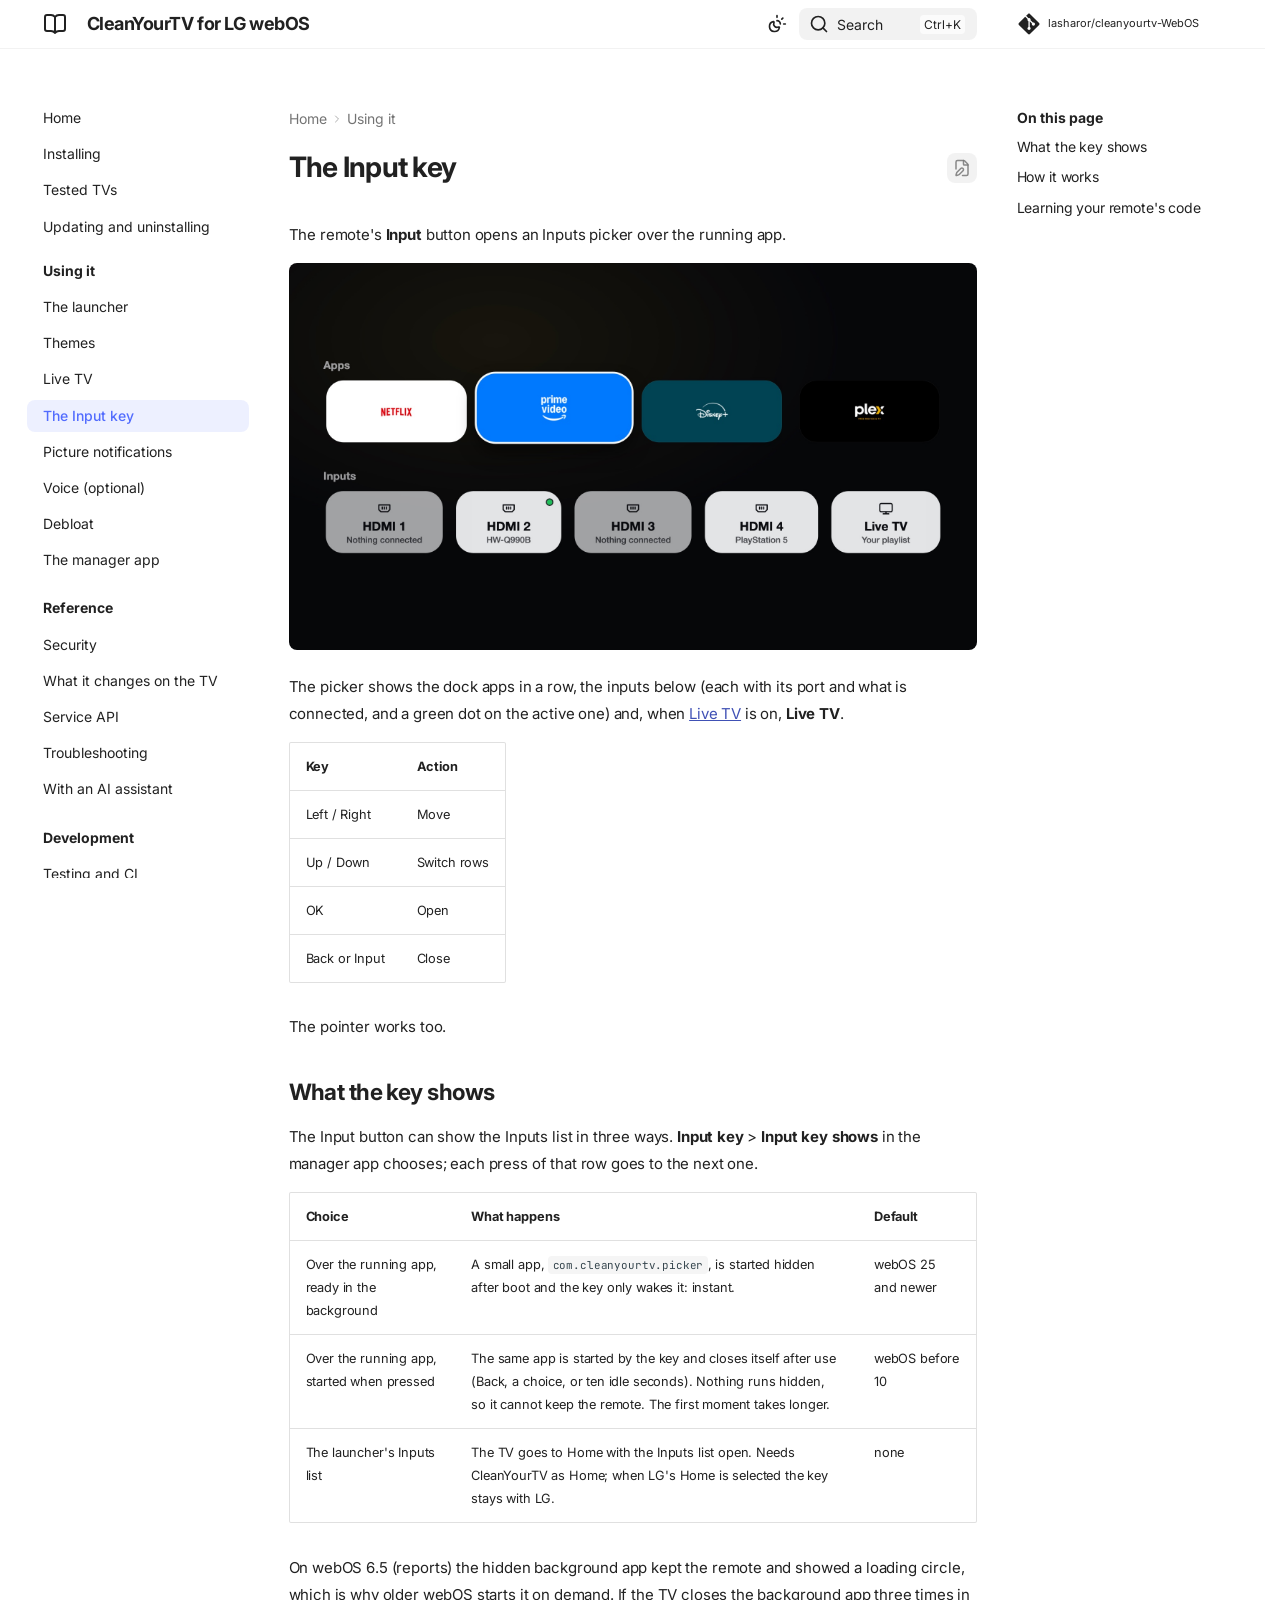
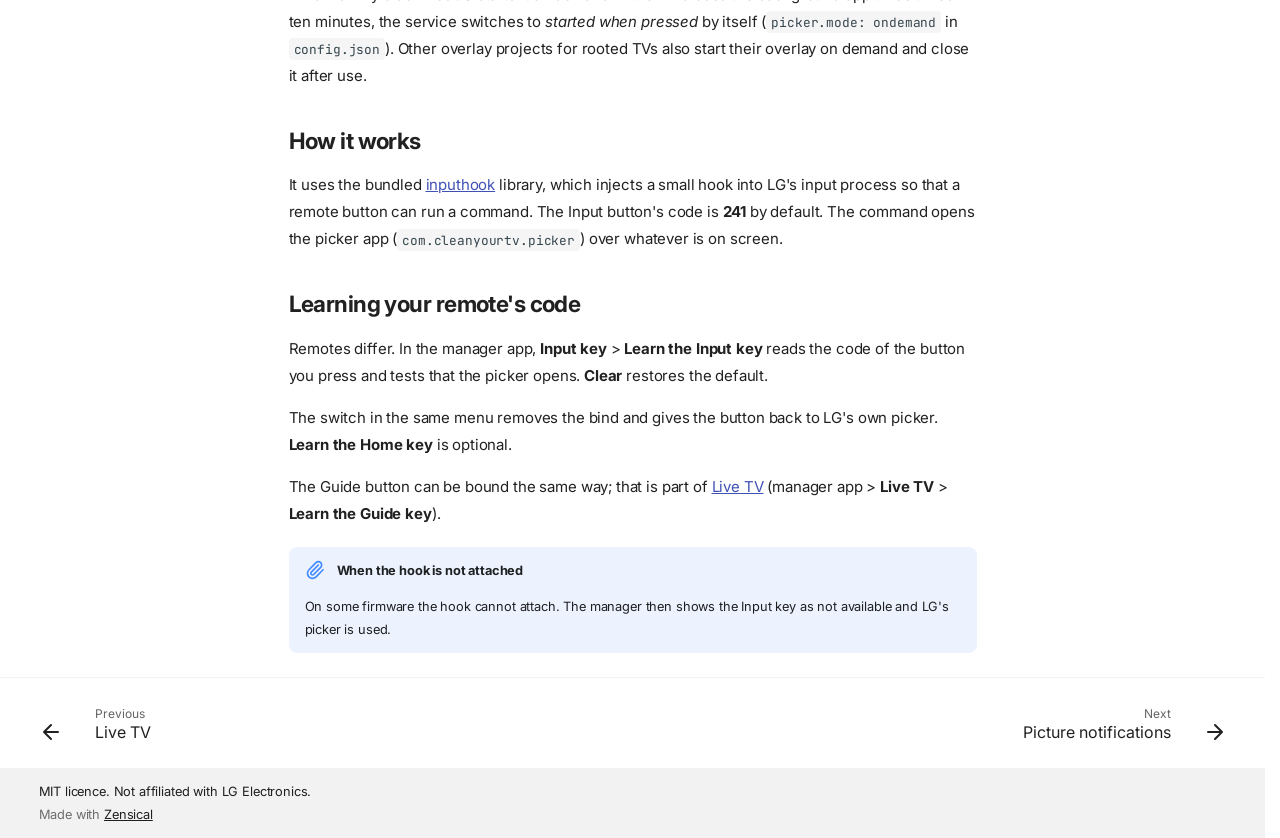
<file: site/input-key/index.html>
<!doctype html>
<html lang="en" class="no-js">
  <head>
    
      <meta charset="utf-8">
      <meta name="viewport" content="width=device-width,initial-scale=1">
      
        <meta name="description" content="A fast home screen for rooted LG webOS TVs, with Live TV from your own playlist, an Inputs list, picture notifications, optional voice and an optional debloat.">
      
      
        <meta name="author" content="CleanYourTV contributors">
      
      
        <link rel="canonical" href="https://lasharor.github.io/cleanyourtv-WebOS/input-key/">
      
      
      
        <link rel="prev" href="../live-tv/">
      
      
        <link rel="next" href="../notifications/">
      
      
        
      
      
      <link rel="icon" href="../assets/images/favicon.png">
      <meta name="generator" content="zensical-0.0.71">
    
    
      
        <title>The Input key - CleanYourTV for LG webOS</title>
      
    
    
      
        
      
      <link rel="stylesheet" href="../assets/stylesheets/modern/main.e442bf79.min.css">
      
        
          
        
        <link rel="stylesheet" href="../assets/stylesheets/modern/palette.b60ce83d.min.css">
      
      


    
    
      
    
    
      
        
        
        <link rel="preconnect" href="https://fonts.gstatic.com" crossorigin>
        <link rel="stylesheet" href="https://fonts.googleapis.com/css?family=Inter:300,300i,400,400i,500,500i,700,700i%7CJetBrains+Mono:400,400i,700,700i&amp;display=fallback">
        <style>:root{--md-text-font:"Inter";--md-code-font:"JetBrains Mono"}</style>
      
    
    
      <link rel="stylesheet" href="../stylesheets/extra.css">
    
    <script>__md_scope=new URL("..",location),__md_scope.pathname.endsWith("/")||(__md_scope=new URL(__md_scope.pathname+"/",location)),__md_hash=e=>[...e].reduce(((e,t)=>(e<<5)-e+t.charCodeAt(0)),0),__md_get=(e,t=localStorage,_=__md_scope)=>JSON.parse(t.getItem(_.pathname+"."+e)),__md_set=(e,t,_=localStorage,a=__md_scope)=>{try{_.setItem(a.pathname+"."+e,JSON.stringify(t))}catch(e){}},document.documentElement.setAttribute("data-platform",navigator.platform)</script>
    
      

    
    
  </head>
  
  
    
    
      
    
    
    
    
    <body dir="ltr" data-md-color-scheme="default" data-md-color-primary="indigo" data-md-color-accent="indigo">
  
    
    <input class="md-toggle" data-md-toggle="drawer" type="checkbox" id="__drawer" autocomplete="off">
    <input class="md-toggle" data-md-toggle="search" type="checkbox" id="__search" autocomplete="off">
    <label class="md-overlay" for="__drawer" aria-hidden="true"></label>
    <div data-md-component="skip">
      <a href="#__skip" class="md-skip">
        Skip to content
      </a>
    </div>
    <div data-md-component="announce">
      
    </div>
    
    
      

  

<header class="md-header md-header--shadow" data-md-component="header">
  <nav class="md-header__inner md-grid" aria-label="Header">
    <a href="./.." title="CleanYourTV for LG webOS" class="md-header__button md-logo" aria-label="CleanYourTV for LG webOS" data-md-component="logo">
      
  
  <svg xmlns="http://www.w3.org/2000/svg" fill="none" stroke="currentColor" stroke-linecap="round" stroke-linejoin="round" stroke-width="2" class="lucide lucide-book-open" viewBox="0 0 24 24"><path d="M12 5v16M20.001 19A2 2 0 0 0 22 17V5a2 2 0 0 0-1.999-2L16 3.002A5 5 0 0 0 12 5a5 5 0 0 0-4-2H4a2 2 0 0 0-2 2v12a2 2 0 0 0 1.999 2H8a5 5 0 0 1 4 2 5 5 0 0 1 4-2z"/></svg>

    </a>
    <label class="md-header__button md-icon" for="__drawer" aria-label="Navigation">
      
      <svg xmlns="http://www.w3.org/2000/svg" fill="none" stroke="currentColor" stroke-linecap="round" stroke-linejoin="round" stroke-width="2" class="lucide lucide-menu" viewBox="0 0 24 24"><path d="M4 5h16M4 12h16M4 19h16"/></svg>
    </label>
    <div class="md-header__title" data-md-component="header-title">
      <div class="md-header__ellipsis">
        <div class="md-header__topic">
          <span class="md-ellipsis">
            CleanYourTV for LG webOS
          </span>
        </div>
        <div class="md-header__topic" data-md-component="header-topic">
          <span class="md-ellipsis">
            
              The Input key
            
          </span>
        </div>
      </div>
    </div>
    
      
        <form class="md-header__option" data-md-component="palette">
  
    
    
    
    <input class="md-option" data-md-color-media="(prefers-color-scheme)" data-md-color-scheme="default" data-md-color-primary="indigo" data-md-color-accent="indigo"  aria-label="Switch to light mode"  type="radio" name="__palette" id="__palette_0">
    
      <label class="md-header__button md-icon" title="Switch to light mode" for="__palette_1" hidden>
        <svg xmlns="http://www.w3.org/2000/svg" fill="none" stroke="currentColor" stroke-linecap="round" stroke-linejoin="round" stroke-width="2" class="lucide lucide-sun-moon" viewBox="0 0 24 24"><path d="M12 2v2M14.837 16.385a6 6 0 1 1-7.223-7.222c.624-.147.97.66.715 1.248a4 4 0 0 0 5.26 5.259c.589-.255 1.396.09 1.248.715M16 12a4 4 0 0 0-4-4M19 5l-1.256 1.256M20 12h2"/></svg>
      </label>
    
  
    
    
    
    <input class="md-option" data-md-color-media="(prefers-color-scheme: light)" data-md-color-scheme="default" data-md-color-primary="indigo" data-md-color-accent="indigo"  aria-label="Switch to dark mode"  type="radio" name="__palette" id="__palette_1">
    
      <label class="md-header__button md-icon" title="Switch to dark mode" for="__palette_2" hidden>
        <svg xmlns="http://www.w3.org/2000/svg" fill="none" stroke="currentColor" stroke-linecap="round" stroke-linejoin="round" stroke-width="2" class="lucide lucide-sun" viewBox="0 0 24 24"><circle cx="12" cy="12" r="4"/><path d="M12 2v2M12 20v2M4.93 4.93l1.41 1.41M17.66 17.66l1.41 1.41M2 12h2M20 12h2M6.34 17.66l-1.41 1.41M19.07 4.93l-1.41 1.41"/></svg>
      </label>
    
  
    
    
    
    <input class="md-option" data-md-color-media="(prefers-color-scheme: dark)" data-md-color-scheme="slate" data-md-color-primary="indigo" data-md-color-accent="indigo"  aria-label="Switch to system preference"  type="radio" name="__palette" id="__palette_2">
    
      <label class="md-header__button md-icon" title="Switch to system preference" for="__palette_0" hidden>
        <svg xmlns="http://www.w3.org/2000/svg" fill="none" stroke="currentColor" stroke-linecap="round" stroke-linejoin="round" stroke-width="2" class="lucide lucide-moon" viewBox="0 0 24 24"><path d="M20.985 12.486a9 9 0 1 1-9.473-9.472c.405-.022.617.46.402.803a6 6 0 0 0 8.268 8.268c.344-.215.825-.004.803.401"/></svg>
      </label>
    
  
</form>
      
    
    
      <script>var palette=__md_get("__palette");if(palette&&palette.color){if("(prefers-color-scheme)"===palette.color.media){var media=matchMedia("(prefers-color-scheme: light)"),input=document.querySelector(media.matches?"[data-md-color-media='(prefers-color-scheme: light)']":"[data-md-color-media='(prefers-color-scheme: dark)']");palette.color.media=input.getAttribute("data-md-color-media"),palette.color.scheme=input.getAttribute("data-md-color-scheme"),palette.color.primary=input.getAttribute("data-md-color-primary"),palette.color.accent=input.getAttribute("data-md-color-accent")}for(var[key,value]of Object.entries(palette.color))document.body.setAttribute("data-md-color-"+key,value)}</script>
    
    
    
      
      
        <label class="md-header__button md-icon" for="__search" aria-label="Search">
          
          <svg xmlns="http://www.w3.org/2000/svg" fill="none" stroke="currentColor" stroke-linecap="round" stroke-linejoin="round" stroke-width="2" class="lucide lucide-search" viewBox="0 0 24 24"><path d="m21 21-4.34-4.34"/><circle cx="11" cy="11" r="8"/></svg>
        </label>
        <div class="md-search" data-md-component="search" role="dialog" aria-label="Search">
  <button type="button" class="md-search__button">
    Search
  </button>
</div>
      
    
    <div class="md-header__source">
      
        <a href="https://github.com/lasharor/cleanyourtv-WebOS" title="Go to repository" class="md-source" data-md-component="source">
  <div class="md-source__icon md-icon">
    
    <svg xmlns="http://www.w3.org/2000/svg" viewBox="0 0 448 512"><!--! Font Awesome Free 7.3.1 by @fontawesome - https://fontawesome.com License - https://fontawesome.com/license/free (Icons: CC BY 4.0, Fonts: SIL OFL 1.1, Code: MIT License) Copyright 2026 Fonticons, Inc.--><path fill="currentColor" d="M439.6 236.1 244 40.5c-5.4-5.5-12.8-8.5-20.4-8.5s-15 3-20.4 8.4L162.5 81l51.5 51.5c27.1-9.1 52.7 16.8 43.4 43.7l49.7 49.7c34.2-11.8 61.2 31 35.5 56.7-26.5 26.5-70.2-2.9-56-37.3L240.3 199v121.9c25.3 12.5 22.3 41.8 9.1 55-6.4 6.4-15.2 10.1-24.3 10.1s-17.8-3.6-24.3-10.1c-17.6-17.6-11.1-46.9 11.2-56v-123c-20.8-8.5-24.6-30.7-18.6-45L142.6 101 8.5 235.1C3 240.6 0 247.9 0 255.5s3 15 8.5 20.4l195.6 195.7c5.4 5.4 12.7 8.4 20.4 8.4s15-3 20.4-8.4l194.7-194.7c5.4-5.4 8.4-12.8 8.4-20.4s-3-15-8.4-20.4"/></svg>
  </div>
  <div class="md-source__repository">
    lasharor/cleanyourtv-WebOS
  </div>
</a>
      
    </div>
  </nav>
  
</header>
    
    <div class="md-container" data-md-component="container">
      
      
        
          
        
      
      <main class="md-main" data-md-component="main">
        <div class="md-main__inner md-grid">
          
            
              
              <div class="md-sidebar md-sidebar--primary" data-md-component="sidebar" data-md-type="navigation" >
                <div class="md-sidebar__scrollwrap">
                  <div class="md-sidebar__inner">
                    



<nav class="md-nav md-nav--primary" aria-label="Navigation" data-md-level="0">
  <label class="md-nav__title" for="__drawer">
    <a href="./.." title="CleanYourTV for LG webOS" class="md-nav__button md-logo" aria-label="CleanYourTV for LG webOS" data-md-component="logo">
      
  
  <svg xmlns="http://www.w3.org/2000/svg" fill="none" stroke="currentColor" stroke-linecap="round" stroke-linejoin="round" stroke-width="2" class="lucide lucide-book-open" viewBox="0 0 24 24"><path d="M12 5v16M20.001 19A2 2 0 0 0 22 17V5a2 2 0 0 0-1.999-2L16 3.002A5 5 0 0 0 12 5a5 5 0 0 0-4-2H4a2 2 0 0 0-2 2v12a2 2 0 0 0 1.999 2H8a5 5 0 0 1 4 2 5 5 0 0 1 4-2z"/></svg>

    </a>
    CleanYourTV for LG webOS
  </label>
  
    <div class="md-nav__source">
      <a href="https://github.com/lasharor/cleanyourtv-WebOS" title="Go to repository" class="md-source" data-md-component="source">
  <div class="md-source__icon md-icon">
    
    <svg xmlns="http://www.w3.org/2000/svg" viewBox="0 0 448 512"><!--! Font Awesome Free 7.3.1 by @fontawesome - https://fontawesome.com License - https://fontawesome.com/license/free (Icons: CC BY 4.0, Fonts: SIL OFL 1.1, Code: MIT License) Copyright 2026 Fonticons, Inc.--><path fill="currentColor" d="M439.6 236.1 244 40.5c-5.4-5.5-12.8-8.5-20.4-8.5s-15 3-20.4 8.4L162.5 81l51.5 51.5c27.1-9.1 52.7 16.8 43.4 43.7l49.7 49.7c34.2-11.8 61.2 31 35.5 56.7-26.5 26.5-70.2-2.9-56-37.3L240.3 199v121.9c25.3 12.5 22.3 41.8 9.1 55-6.4 6.4-15.2 10.1-24.3 10.1s-17.8-3.6-24.3-10.1c-17.6-17.6-11.1-46.9 11.2-56v-123c-20.8-8.5-24.6-30.7-18.6-45L142.6 101 8.5 235.1C3 240.6 0 247.9 0 255.5s3 15 8.5 20.4l195.6 195.7c5.4 5.4 12.7 8.4 20.4 8.4s15-3 20.4-8.4l194.7-194.7c5.4-5.4 8.4-12.8 8.4-20.4s-3-15-8.4-20.4"/></svg>
  </div>
  <div class="md-source__repository">
    lasharor/cleanyourtv-WebOS
  </div>
</a>
    </div>
  
  <ul class="md-nav__list" data-md-scrollfix>
    
      
      
  
  
  
  
    <li class="md-nav__item">
      <a href="./.." class="md-nav__link">
        
  
  
  <span class="md-ellipsis">
    
  
  Home

    
  </span>
  
  

      </a>
    </li>
  

    
      
      
  
  
  
  
    <li class="md-nav__item">
      <a href="../install/" class="md-nav__link">
        
  
  
  <span class="md-ellipsis">
    
  
  Installing

    
  </span>
  
  

      </a>
    </li>
  

    
      
      
  
  
  
  
    <li class="md-nav__item">
      <a href="../tested-tvs/" class="md-nav__link">
        
  
  
  <span class="md-ellipsis">
    
  
  Tested TVs

    
  </span>
  
  

      </a>
    </li>
  

    
      
      
  
  
  
  
    <li class="md-nav__item">
      <a href="../managing/" class="md-nav__link">
        
  
  
  <span class="md-ellipsis">
    
  
  Updating and uninstalling

    
  </span>
  
  

      </a>
    </li>
  

    
      
      
  
  
    
  
  
  
    
    
      
        
      
        
      
        
      
        
      
        
      
        
      
        
      
        
      
    
    
    
      
        
        
      
    
    
    <li class="md-nav__item md-nav__item--active md-nav__item--section md-nav__item--nested">
      
        
        
        <input class="md-nav__toggle md-toggle " type="checkbox" id="__nav_5" checked>
        
          
          <label class="md-nav__link" for="__nav_5" id="__nav_5_label" tabindex="">
            
  
  
  <span class="md-ellipsis">
    
  
  Using it

    
  </span>
  
  

            <span class="md-nav__icon md-icon"></span>
          </label>
        
        
          <nav class="md-nav" data-md-level="1" aria-labelledby="__nav_5_label" aria-expanded="true">
            <label class="md-nav__title" for="__nav_5">
              <span class="md-nav__icon md-icon"></span>
              
  
  Using it

            </label>
            <ul class="md-nav__list" data-md-scrollfix>
              
                
                  
  
  
  
  
    <li class="md-nav__item">
      <a href="../launcher/" class="md-nav__link">
        
  
  
  <span class="md-ellipsis">
    
  
  The launcher

    
  </span>
  
  

      </a>
    </li>
  

                
              
                
                  
  
  
  
  
    <li class="md-nav__item">
      <a href="../themes/" class="md-nav__link">
        
  
  
  <span class="md-ellipsis">
    
  
  Themes

    
  </span>
  
  

      </a>
    </li>
  

                
              
                
                  
  
  
  
  
    <li class="md-nav__item">
      <a href="../live-tv/" class="md-nav__link">
        
  
  
  <span class="md-ellipsis">
    
  
  Live TV

    
  </span>
  
  

      </a>
    </li>
  

                
              
                
                  
  
  
    
  
  
  
    <li class="md-nav__item md-nav__item--active">
      
      
      
      
        
      
      
        <label class="md-nav__link md-nav__link--active" for="__toc">
          
  
  
  <span class="md-ellipsis">
    
  
  The Input key

    
  </span>
  
  

          <span class="md-nav__icon md-icon"></span>
        </label>
      
      <a href="././" class="md-nav__link md-nav__link--active">
        
  
  
  <span class="md-ellipsis">
    
  
  The Input key

    
  </span>
  
  

      </a>
      
        


<nav class="md-nav md-nav--secondary" aria-label="On this page">
  
  
  
    
  
  
    <label class="md-nav__title" for="__toc">
      <span class="md-nav__icon md-icon"></span>
      On this page
    </label>
    <ul class="md-nav__list" data-md-component="toc" data-md-scrollfix>
      
        <li class="md-nav__item">
  <a href="#what-the-key-shows" class="md-nav__link">
    <span class="md-ellipsis">
      <span class="md-typeset">
        What the key shows
      </span>
    </span>
  </a>
  
</li>
      
        <li class="md-nav__item">
  <a href="#how-it-works" class="md-nav__link">
    <span class="md-ellipsis">
      <span class="md-typeset">
        How it works
      </span>
    </span>
  </a>
  
</li>
      
        <li class="md-nav__item">
  <a href="#learning-your-remotes-code" class="md-nav__link">
    <span class="md-ellipsis">
      <span class="md-typeset">
        Learning your remote's code
      </span>
    </span>
  </a>
  
</li>
      
    </ul>
  
</nav>
      
    </li>
  

                
              
                
                  
  
  
  
  
    <li class="md-nav__item">
      <a href="../notifications/" class="md-nav__link">
        
  
  
  <span class="md-ellipsis">
    
  
  Picture notifications

    
  </span>
  
  

      </a>
    </li>
  

                
              
                
                  
  
  
  
  
    <li class="md-nav__item">
      <a href="../voice/" class="md-nav__link">
        
  
  
  <span class="md-ellipsis">
    
  
  Voice (optional)

    
  </span>
  
  

      </a>
    </li>
  

                
              
                
                  
  
  
  
  
    <li class="md-nav__item">
      <a href="../debloat/" class="md-nav__link">
        
  
  
  <span class="md-ellipsis">
    
  
  Debloat

    
  </span>
  
  

      </a>
    </li>
  

                
              
                
                  
  
  
  
  
    <li class="md-nav__item">
      <a href="../manager/" class="md-nav__link">
        
  
  
  <span class="md-ellipsis">
    
  
  The manager app

    
  </span>
  
  

      </a>
    </li>
  

                
              
            </ul>
          </nav>
        
      
    </li>
  

    
      
      
  
  
  
  
    
    
      
        
      
        
      
        
      
        
      
        
      
    
    
    
      
        
        
      
    
    
    <li class="md-nav__item md-nav__item--section md-nav__item--nested">
      
        
        
        <input class="md-nav__toggle md-toggle " type="checkbox" id="__nav_6" >
        
          
          <label class="md-nav__link" for="__nav_6" id="__nav_6_label" tabindex="">
            
  
  
  <span class="md-ellipsis">
    
  
  Reference

    
  </span>
  
  

            <span class="md-nav__icon md-icon"></span>
          </label>
        
        
          <nav class="md-nav" data-md-level="1" aria-labelledby="__nav_6_label" aria-expanded="false">
            <label class="md-nav__title" for="__nav_6">
              <span class="md-nav__icon md-icon"></span>
              
  
  Reference

            </label>
            <ul class="md-nav__list" data-md-scrollfix>
              
                
                  
  
  
  
  
    <li class="md-nav__item">
      <a href="../security/" class="md-nav__link">
        
  
  
  <span class="md-ellipsis">
    
  
  Security

    
  </span>
  
  

      </a>
    </li>
  

                
              
                
                  
  
  
  
  
    <li class="md-nav__item">
      <a href="../tv-changes/" class="md-nav__link">
        
  
  
  <span class="md-ellipsis">
    
  
  What it changes on the TV

    
  </span>
  
  

      </a>
    </li>
  

                
              
                
                  
  
  
  
  
    <li class="md-nav__item">
      <a href="../api/" class="md-nav__link">
        
  
  
  <span class="md-ellipsis">
    
  
  Service API

    
  </span>
  
  

      </a>
    </li>
  

                
              
                
                  
  
  
  
  
    <li class="md-nav__item">
      <a href="../troubleshooting/" class="md-nav__link">
        
  
  
  <span class="md-ellipsis">
    
  
  Troubleshooting

    
  </span>
  
  

      </a>
    </li>
  

                
              
                
                  
  
  
  
  
    <li class="md-nav__item">
      <a href="../ai/" class="md-nav__link">
        
  
  
  <span class="md-ellipsis">
    
  
  With an AI assistant

    
  </span>
  
  

      </a>
    </li>
  

                
              
            </ul>
          </nav>
        
      
    </li>
  

    
      
      
  
  
  
  
    
    
      
        
          
        
      
        
      
        
      
    
    
    
      
        
        
      
    
    
    <li class="md-nav__item md-nav__item--section md-nav__item--nested">
      
        
        
        <input class="md-nav__toggle md-toggle " type="checkbox" id="__nav_7" >
        
          
          <div class="md-nav__link md-nav__container">
            <a href="../development/" class="md-nav__link ">
              
  
  
  <span class="md-ellipsis">
    
  
  Development

    
  </span>
  
  

            </a>
            
              
              <label class="md-nav__link " for="__nav_7" id="__nav_7_label" tabindex="">
                <span class="md-nav__icon md-icon"></span>
              </label>
            
          </div>
        
        
          <nav class="md-nav" data-md-level="1" aria-labelledby="__nav_7_label" aria-expanded="false">
            <label class="md-nav__title" for="__nav_7">
              <span class="md-nav__icon md-icon"></span>
              
  
  Development

            </label>
            <ul class="md-nav__list" data-md-scrollfix>
              
                
              
                
                  
  
  
  
  
    <li class="md-nav__item">
      <a href="../development/testing/" class="md-nav__link">
        
  
  
  <span class="md-ellipsis">
    
  
  Testing and CI

    
  </span>
  
  

      </a>
    </li>
  

                
              
                
                  
  
  
  
  
    <li class="md-nav__item">
      <a href="../development/internals/" class="md-nav__link">
        
  
  
  <span class="md-ellipsis">
    
  
  Internals

    
  </span>
  
  

      </a>
    </li>
  

                
              
            </ul>
          </nav>
        
      
    </li>
  

    
      
      
  
  
  
  
    <li class="md-nav__item">
      <a href="../credits/" class="md-nav__link">
        
  
  
  <span class="md-ellipsis">
    
  
  Credits and licences

    
  </span>
  
  

      </a>
    </li>
  

    
  </ul>
</nav>
                  </div>
                </div>
              </div>
            
            
              
              <div class="md-sidebar md-sidebar--secondary" data-md-component="sidebar" data-md-type="toc" >
                <div class="md-sidebar__scrollwrap">
                  
                    
                    
                    
                      
                    
                    
                      <input class="md-nav__toggle md-toggle" type="checkbox" id="__toc">
                      <div class="md-sidebar-button__wrapper">
                        <label class="md-sidebar-button" for="__toc"></label>
                      </div>
                    
                  
                  <div class="md-sidebar__inner">
                    


<nav class="md-nav md-nav--secondary" aria-label="On this page">
  
  
  
    
  
  
    <label class="md-nav__title" for="__toc">
      <span class="md-nav__icon md-icon"></span>
      On this page
    </label>
    <ul class="md-nav__list" data-md-component="toc" data-md-scrollfix>
      
        <li class="md-nav__item">
  <a href="#what-the-key-shows" class="md-nav__link">
    <span class="md-ellipsis">
      <span class="md-typeset">
        What the key shows
      </span>
    </span>
  </a>
  
</li>
      
        <li class="md-nav__item">
  <a href="#how-it-works" class="md-nav__link">
    <span class="md-ellipsis">
      <span class="md-typeset">
        How it works
      </span>
    </span>
  </a>
  
</li>
      
        <li class="md-nav__item">
  <a href="#learning-your-remotes-code" class="md-nav__link">
    <span class="md-ellipsis">
      <span class="md-typeset">
        Learning your remote's code
      </span>
    </span>
  </a>
  
</li>
      
    </ul>
  
</nav>
                  </div>
                </div>
              </div>
            
          
          
            <div class="md-content" data-md-component="content">
              
                



  


  <nav class="md-path" aria-label="Navigation" >
    <ol class="md-path__list">
      
        
  
  
    <li class="md-path__item">
      <a href="./.." class="md-path__link">
        
  
  <span class="md-ellipsis">
    Home
  </span>

      </a>
    </li>
  

      
      
        
  
  
    
    
      
        
      
        
      
        
      
        
      
        
      
        
      
        
      
        
      
    
    
    
    
      <li class="md-path__item">
        <a href="../launcher/" class="md-path__link">
          
  
  <span class="md-ellipsis">
    Using it
  </span>

        </a>
      </li>
    
  

      
    </ol>
  </nav>

              
              <article class="md-content__inner md-typeset">
                <a id="__skip" tabindex="-1"></a>
                
                  

  
    <a href="https://github.com/lasharor/cleanyourtv-WebOS/edit/main/docs/input-key.md" title="Edit this page" class="md-content__button md-icon" rel="edit">
      
      <svg xmlns="http://www.w3.org/2000/svg" fill="none" stroke="currentColor" stroke-linecap="round" stroke-linejoin="round" stroke-width="2" class="lucide lucide-file-pen" viewBox="0 0 24 24"><path d="M12.659 22H18a2 2 0 0 0 2-2V8a2.4 2.4 0 0 0-.706-1.706l-3.588-3.588A2.4 2.4 0 0 0 14 2H6a2 2 0 0 0-2 2v9.34"/><path d="M14 2v5a1 1 0 0 0 1 1h5M10.378 12.622a1 1 0 0 1 3 3.003L8.36 20.637a2 2 0 0 1-.854.506l-2.867.837a.5.5 0 0 1-.62-.62l.836-2.869a2 2 0 0 1 .506-.853z"/></svg>
    </a>
  
  


<h1 id="the-input-key">The Input key<a class="headerlink" href="#the-input-key" title="Permanent link">&para;</a></h1>
<p>The remote's <strong>Input</strong> button opens an Inputs picker over the running app.</p>
<p><img alt="Inputs picker on the Input key" src="../screenshots/picker.jpg" /></p>
<p>The picker shows the dock apps in a row, the inputs below (each with its port and what is connected, and a green dot on the
active one) and, when <a href="../live-tv/">Live TV</a> is on, <strong>Live TV</strong>.</p>
<table>
<thead>
<tr>
<th>Key</th>
<th>Action</th>
</tr>
</thead>
<tbody>
<tr>
<td>Left / Right</td>
<td>Move</td>
</tr>
<tr>
<td>Up / Down</td>
<td>Switch rows</td>
</tr>
<tr>
<td>OK</td>
<td>Open</td>
</tr>
<tr>
<td>Back or Input</td>
<td>Close</td>
</tr>
</tbody>
</table>
<p>The pointer works too.</p>
<h2 id="what-the-key-shows">What the key shows<a class="headerlink" href="#what-the-key-shows" title="Permanent link">&para;</a></h2>
<p>The Input button can show the Inputs list in three ways. <strong>Input key</strong> &gt; <strong>Input key shows</strong> in the manager app chooses; each press of
that row goes to the next one.</p>
<table>
<thead>
<tr>
<th>Choice</th>
<th>What happens</th>
<th>Default</th>
</tr>
</thead>
<tbody>
<tr>
<td>Over the running app, ready in the background</td>
<td>A small app, <code>com.cleanyourtv.picker</code>, is started hidden after boot and the key only wakes it: instant.</td>
<td>webOS 25 and newer</td>
</tr>
<tr>
<td>Over the running app, started when pressed</td>
<td>The same app is started by the key and closes itself after use (Back, a choice, or ten idle seconds). Nothing runs hidden, so it cannot keep the remote. The first moment takes longer.</td>
<td>webOS before 10</td>
</tr>
<tr>
<td>The launcher's Inputs list</td>
<td>The TV goes to Home with the Inputs list open. Needs CleanYourTV as Home; when LG's Home is selected the key stays with LG.</td>
<td>none</td>
</tr>
</tbody>
</table>
<p>On webOS 6.5 (reports) the hidden background app kept the remote and showed a loading circle, which is why older webOS starts it on
demand. If the TV closes the background app three times in ten minutes, the service switches to <em>started when pressed</em> by itself
(<code>picker.mode: ondemand</code> in <code>config.json</code>). Other overlay projects for rooted TVs also start their overlay on demand and close it after
use.</p>
<h2 id="how-it-works">How it works<a class="headerlink" href="#how-it-works" title="Permanent link">&para;</a></h2>
<p>It uses the bundled <a href="../credits/#inputhook">inputhook</a> library, which injects a small hook into LG's input process so that a remote
button can run a command. The Input button's code is <strong>241</strong> by default. The command opens the picker app
(<code>com.cleanyourtv.picker</code>) over whatever is on screen.</p>
<h2 id="learning-your-remotes-code">Learning your remote's code<a class="headerlink" href="#learning-your-remotes-code" title="Permanent link">&para;</a></h2>
<p>Remotes differ. In the manager app, <strong>Input key</strong> &gt; <strong>Learn the Input key</strong> reads the code of the button you press and tests that
the picker opens. <strong>Clear</strong> restores the default.</p>
<p>The switch in the same menu removes the bind and gives the button back to LG's own picker. <strong>Learn the Home key</strong> is optional.</p>
<p>The Guide button can be bound the same way; that is part of <a href="../live-tv/#the-guide-button">Live TV</a> (manager app &gt; <strong>Live TV</strong> &gt; <strong>Learn the Guide key</strong>).</p>
<div class="admonition note">
<p class="admonition-title">When the hook is not attached</p>
<p>On some firmware the hook cannot attach. The manager then shows the Input key as not available and LG's picker is used.</p>
</div>














                
              </article>
            </div>
          
          
  <script>var tabs=__md_get("__tabs");if(Array.isArray(tabs))e:for(var set of document.querySelectorAll(".tabbed-set")){var labels=set.querySelector(".tabbed-labels");for(var tab of tabs)for(var label of labels.getElementsByTagName("label"))if(label.innerText.trim()===tab){var input=document.getElementById(label.htmlFor);input.checked=!0;continue e}}</script>

<script>var target=document.getElementById(location.hash.slice(1));target&&target.name&&(target.checked=target.name.startsWith("__tabbed_"))</script>
        </div>
        
          <button type="button" class="md-top md-icon" data-md-component="top" hidden>
  
  <svg xmlns="http://www.w3.org/2000/svg" fill="none" stroke="currentColor" stroke-linecap="round" stroke-linejoin="round" stroke-width="2" class="lucide lucide-circle-arrow-up" viewBox="0 0 24 24"><circle cx="12" cy="12" r="10"/><path d="m16 12-4-4-4 4M12 16V8"/></svg>
  Back to top
</button>
        
      </main>
      
        <footer class="md-footer">
  
    
      
      <nav class="md-footer__inner md-grid" aria-label="Footer" >
        
          
          <a href="../live-tv/" class="md-footer__link md-footer__link--prev" aria-label="Previous: Live TV">
            <div class="md-footer__button md-icon">
              
              <svg xmlns="http://www.w3.org/2000/svg" fill="none" stroke="currentColor" stroke-linecap="round" stroke-linejoin="round" stroke-width="2" class="lucide lucide-arrow-left" viewBox="0 0 24 24"><path d="m12 19-7-7 7-7M19 12H5"/></svg>
            </div>
            <div class="md-footer__title">
              <span class="md-footer__direction">
                Previous
              </span>
              <div class="md-ellipsis">
                Live TV
              </div>
            </div>
          </a>
        
        
          
          <a href="../notifications/" class="md-footer__link md-footer__link--next" aria-label="Next: Picture notifications">
            <div class="md-footer__title">
              <span class="md-footer__direction">
                Next
              </span>
              <div class="md-ellipsis">
                Picture notifications
              </div>
            </div>
            <div class="md-footer__button md-icon">
              
              <svg xmlns="http://www.w3.org/2000/svg" fill="none" stroke="currentColor" stroke-linecap="round" stroke-linejoin="round" stroke-width="2" class="lucide lucide-arrow-right" viewBox="0 0 24 24"><path d="M5 12h14M12 5l7 7-7 7"/></svg>
            </div>
          </a>
        
      </nav>
    
  
  <div class="md-footer-meta md-typeset">
    <div class="md-footer-meta__inner md-grid">
      <div class="md-copyright">
  
    <div class="md-copyright__highlight">
      MIT licence. Not affiliated with LG Electronics.
    </div>
  
  
    Made with
    <a href="https://zensical.org/" target="_blank" rel="noopener">
      Zensical
    </a>
  
</div>
      
    </div>
  </div>
</footer>
      
    </div>
    <div class="md-dialog" data-md-component="dialog" role="status" aria-atomic="true">
      <div class="md-dialog__inner md-typeset"></div>
    </div>
    
    
    
      
      
      
      
        
        
      <script id="__config" type="application/json">{"annotate":null,"base":"..","features":["content.action.edit","content.code.copy","content.tabs.link","navigation.footer","navigation.indexes","navigation.instant","navigation.path","navigation.sections","navigation.top","navigation.tracking","search.highlight","toc.follow"],"redirect":null,"search":"../assets/javascripts/workers/search.c47bb847.min.js","tags":null,"translations":{"clipboard.copied":"Copied to clipboard","clipboard.copy":"Copy to clipboard","clipboard.error":"Could not copy to clipboard","search.result.more.one":"1 more on this page","search.result.more.other":"# more on this page","search.result.none":"No matching documents","search.result.one":"1 matching document","search.result.other":"# matching documents","search.result.placeholder":"Type to start searching","search.result.term.missing":"Missing","select.version":"Select version"},"version":null}</script>
    
    
      <script src="../assets/javascripts/bundle.a2388154.min.js"></script>
      
    
  </body>
</html>
</file>
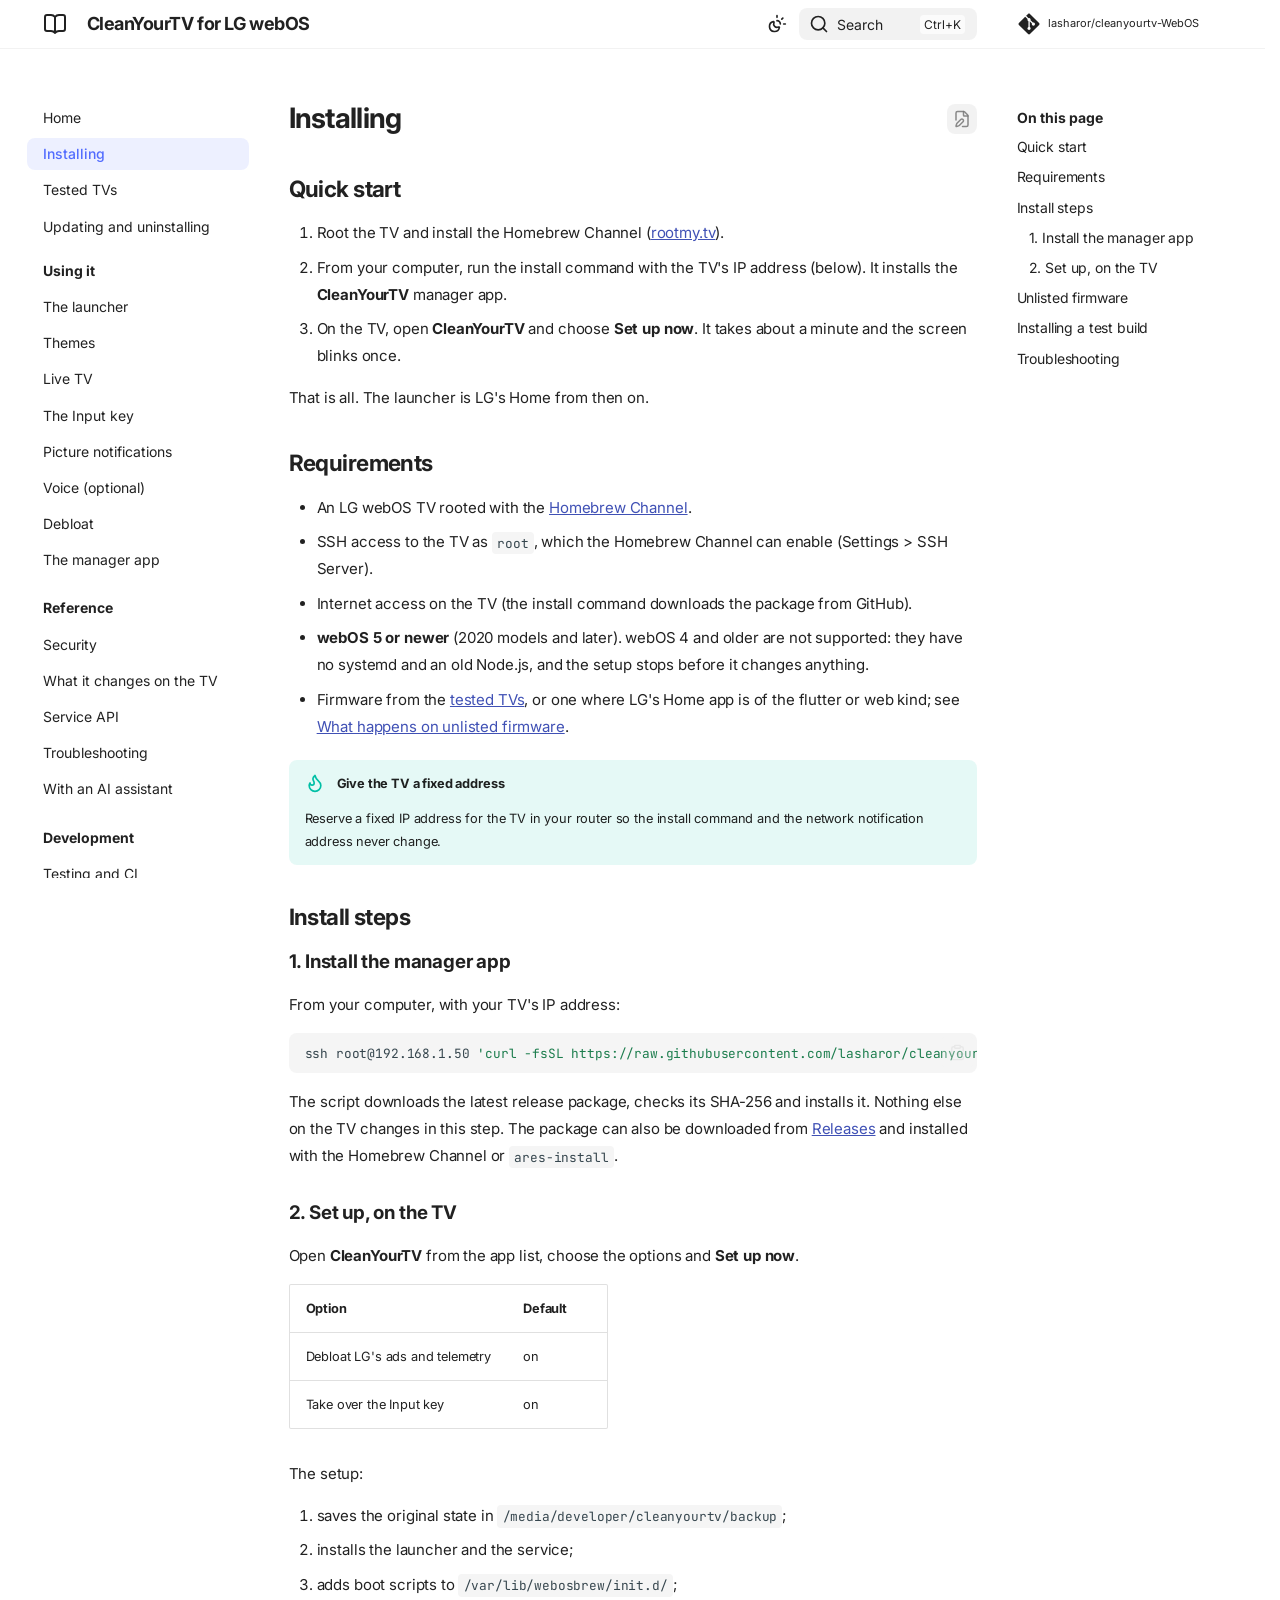
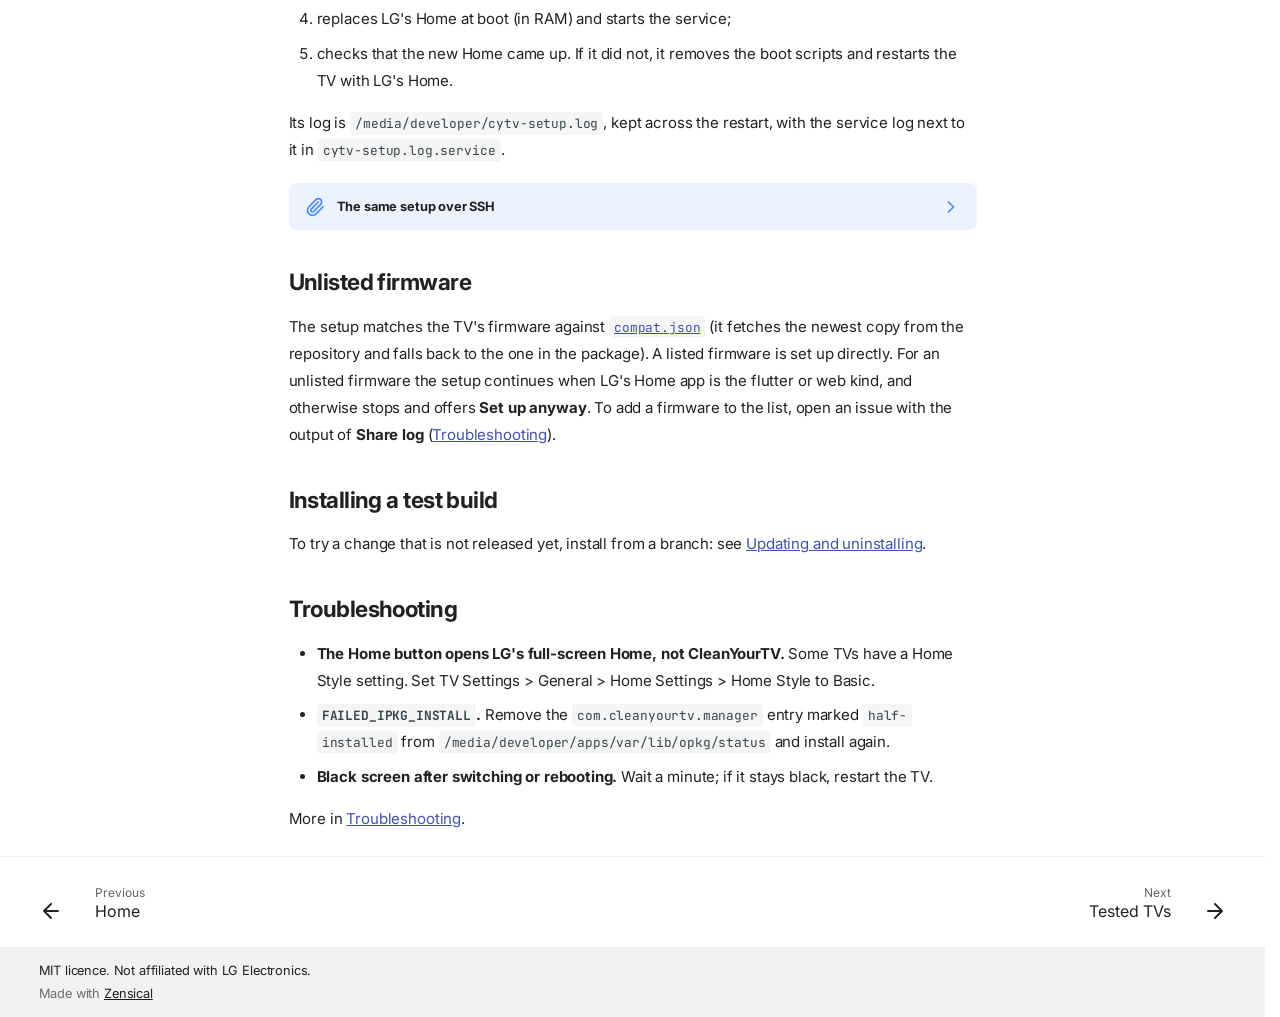
<file: site/install/index.html>
<!doctype html>
<html lang="en" class="no-js">
  <head>
    
      <meta charset="utf-8">
      <meta name="viewport" content="width=device-width,initial-scale=1">
      
        <meta name="description" content="A fast home screen for rooted LG webOS TVs, with Live TV from your own playlist, an Inputs list, picture notifications, optional voice and an optional debloat.">
      
      
        <meta name="author" content="CleanYourTV contributors">
      
      
        <link rel="canonical" href="https://lasharor.github.io/cleanyourtv-WebOS/install/">
      
      
      
        <link rel="prev" href="./..">
      
      
        <link rel="next" href="../tested-tvs/">
      
      
        
      
      
      <link rel="icon" href="../assets/images/favicon.png">
      <meta name="generator" content="zensical-0.0.71">
    
    
      
        <title>Installing - CleanYourTV for LG webOS</title>
      
    
    
      
        
      
      <link rel="stylesheet" href="../assets/stylesheets/modern/main.e442bf79.min.css">
      
        
          
        
        <link rel="stylesheet" href="../assets/stylesheets/modern/palette.b60ce83d.min.css">
      
      


    
    
      
    
    
      
        
        
        <link rel="preconnect" href="https://fonts.gstatic.com" crossorigin>
        <link rel="stylesheet" href="https://fonts.googleapis.com/css?family=Inter:300,300i,400,400i,500,500i,700,700i%7CJetBrains+Mono:400,400i,700,700i&amp;display=fallback">
        <style>:root{--md-text-font:"Inter";--md-code-font:"JetBrains Mono"}</style>
      
    
    
      <link rel="stylesheet" href="../stylesheets/extra.css">
    
    <script>__md_scope=new URL("..",location),__md_scope.pathname.endsWith("/")||(__md_scope=new URL(__md_scope.pathname+"/",location)),__md_hash=e=>[...e].reduce(((e,t)=>(e<<5)-e+t.charCodeAt(0)),0),__md_get=(e,t=localStorage,_=__md_scope)=>JSON.parse(t.getItem(_.pathname+"."+e)),__md_set=(e,t,_=localStorage,a=__md_scope)=>{try{_.setItem(a.pathname+"."+e,JSON.stringify(t))}catch(e){}},document.documentElement.setAttribute("data-platform",navigator.platform)</script>
    
      

    
    
  </head>
  
  
    
    
      
    
    
    
    
    <body dir="ltr" data-md-color-scheme="default" data-md-color-primary="indigo" data-md-color-accent="indigo">
  
    
    <input class="md-toggle" data-md-toggle="drawer" type="checkbox" id="__drawer" autocomplete="off">
    <input class="md-toggle" data-md-toggle="search" type="checkbox" id="__search" autocomplete="off">
    <label class="md-overlay" for="__drawer" aria-hidden="true"></label>
    <div data-md-component="skip">
      <a href="#__skip" class="md-skip">
        Skip to content
      </a>
    </div>
    <div data-md-component="announce">
      
    </div>
    
    
      

  

<header class="md-header md-header--shadow" data-md-component="header">
  <nav class="md-header__inner md-grid" aria-label="Header">
    <a href="./.." title="CleanYourTV for LG webOS" class="md-header__button md-logo" aria-label="CleanYourTV for LG webOS" data-md-component="logo">
      
  
  <svg xmlns="http://www.w3.org/2000/svg" fill="none" stroke="currentColor" stroke-linecap="round" stroke-linejoin="round" stroke-width="2" class="lucide lucide-book-open" viewBox="0 0 24 24"><path d="M12 5v16M20.001 19A2 2 0 0 0 22 17V5a2 2 0 0 0-1.999-2L16 3.002A5 5 0 0 0 12 5a5 5 0 0 0-4-2H4a2 2 0 0 0-2 2v12a2 2 0 0 0 1.999 2H8a5 5 0 0 1 4 2 5 5 0 0 1 4-2z"/></svg>

    </a>
    <label class="md-header__button md-icon" for="__drawer" aria-label="Navigation">
      
      <svg xmlns="http://www.w3.org/2000/svg" fill="none" stroke="currentColor" stroke-linecap="round" stroke-linejoin="round" stroke-width="2" class="lucide lucide-menu" viewBox="0 0 24 24"><path d="M4 5h16M4 12h16M4 19h16"/></svg>
    </label>
    <div class="md-header__title" data-md-component="header-title">
      <div class="md-header__ellipsis">
        <div class="md-header__topic">
          <span class="md-ellipsis">
            CleanYourTV for LG webOS
          </span>
        </div>
        <div class="md-header__topic" data-md-component="header-topic">
          <span class="md-ellipsis">
            
              Installing
            
          </span>
        </div>
      </div>
    </div>
    
      
        <form class="md-header__option" data-md-component="palette">
  
    
    
    
    <input class="md-option" data-md-color-media="(prefers-color-scheme)" data-md-color-scheme="default" data-md-color-primary="indigo" data-md-color-accent="indigo"  aria-label="Switch to light mode"  type="radio" name="__palette" id="__palette_0">
    
      <label class="md-header__button md-icon" title="Switch to light mode" for="__palette_1" hidden>
        <svg xmlns="http://www.w3.org/2000/svg" fill="none" stroke="currentColor" stroke-linecap="round" stroke-linejoin="round" stroke-width="2" class="lucide lucide-sun-moon" viewBox="0 0 24 24"><path d="M12 2v2M14.837 16.385a6 6 0 1 1-7.223-7.222c.624-.147.97.66.715 1.248a4 4 0 0 0 5.26 5.259c.589-.255 1.396.09 1.248.715M16 12a4 4 0 0 0-4-4M19 5l-1.256 1.256M20 12h2"/></svg>
      </label>
    
  
    
    
    
    <input class="md-option" data-md-color-media="(prefers-color-scheme: light)" data-md-color-scheme="default" data-md-color-primary="indigo" data-md-color-accent="indigo"  aria-label="Switch to dark mode"  type="radio" name="__palette" id="__palette_1">
    
      <label class="md-header__button md-icon" title="Switch to dark mode" for="__palette_2" hidden>
        <svg xmlns="http://www.w3.org/2000/svg" fill="none" stroke="currentColor" stroke-linecap="round" stroke-linejoin="round" stroke-width="2" class="lucide lucide-sun" viewBox="0 0 24 24"><circle cx="12" cy="12" r="4"/><path d="M12 2v2M12 20v2M4.93 4.93l1.41 1.41M17.66 17.66l1.41 1.41M2 12h2M20 12h2M6.34 17.66l-1.41 1.41M19.07 4.93l-1.41 1.41"/></svg>
      </label>
    
  
    
    
    
    <input class="md-option" data-md-color-media="(prefers-color-scheme: dark)" data-md-color-scheme="slate" data-md-color-primary="indigo" data-md-color-accent="indigo"  aria-label="Switch to system preference"  type="radio" name="__palette" id="__palette_2">
    
      <label class="md-header__button md-icon" title="Switch to system preference" for="__palette_0" hidden>
        <svg xmlns="http://www.w3.org/2000/svg" fill="none" stroke="currentColor" stroke-linecap="round" stroke-linejoin="round" stroke-width="2" class="lucide lucide-moon" viewBox="0 0 24 24"><path d="M20.985 12.486a9 9 0 1 1-9.473-9.472c.405-.022.617.46.402.803a6 6 0 0 0 8.268 8.268c.344-.215.825-.004.803.401"/></svg>
      </label>
    
  
</form>
      
    
    
      <script>var palette=__md_get("__palette");if(palette&&palette.color){if("(prefers-color-scheme)"===palette.color.media){var media=matchMedia("(prefers-color-scheme: light)"),input=document.querySelector(media.matches?"[data-md-color-media='(prefers-color-scheme: light)']":"[data-md-color-media='(prefers-color-scheme: dark)']");palette.color.media=input.getAttribute("data-md-color-media"),palette.color.scheme=input.getAttribute("data-md-color-scheme"),palette.color.primary=input.getAttribute("data-md-color-primary"),palette.color.accent=input.getAttribute("data-md-color-accent")}for(var[key,value]of Object.entries(palette.color))document.body.setAttribute("data-md-color-"+key,value)}</script>
    
    
    
      
      
        <label class="md-header__button md-icon" for="__search" aria-label="Search">
          
          <svg xmlns="http://www.w3.org/2000/svg" fill="none" stroke="currentColor" stroke-linecap="round" stroke-linejoin="round" stroke-width="2" class="lucide lucide-search" viewBox="0 0 24 24"><path d="m21 21-4.34-4.34"/><circle cx="11" cy="11" r="8"/></svg>
        </label>
        <div class="md-search" data-md-component="search" role="dialog" aria-label="Search">
  <button type="button" class="md-search__button">
    Search
  </button>
</div>
      
    
    <div class="md-header__source">
      
        <a href="https://github.com/lasharor/cleanyourtv-WebOS" title="Go to repository" class="md-source" data-md-component="source">
  <div class="md-source__icon md-icon">
    
    <svg xmlns="http://www.w3.org/2000/svg" viewBox="0 0 448 512"><!--! Font Awesome Free 7.3.1 by @fontawesome - https://fontawesome.com License - https://fontawesome.com/license/free (Icons: CC BY 4.0, Fonts: SIL OFL 1.1, Code: MIT License) Copyright 2026 Fonticons, Inc.--><path fill="currentColor" d="M439.6 236.1 244 40.5c-5.4-5.5-12.8-8.5-20.4-8.5s-15 3-20.4 8.4L162.5 81l51.5 51.5c27.1-9.1 52.7 16.8 43.4 43.7l49.7 49.7c34.2-11.8 61.2 31 35.5 56.7-26.5 26.5-70.2-2.9-56-37.3L240.3 199v121.9c25.3 12.5 22.3 41.8 9.1 55-6.4 6.4-15.2 10.1-24.3 10.1s-17.8-3.6-24.3-10.1c-17.6-17.6-11.1-46.9 11.2-56v-123c-20.8-8.5-24.6-30.7-18.6-45L142.6 101 8.5 235.1C3 240.6 0 247.9 0 255.5s3 15 8.5 20.4l195.6 195.7c5.4 5.4 12.7 8.4 20.4 8.4s15-3 20.4-8.4l194.7-194.7c5.4-5.4 8.4-12.8 8.4-20.4s-3-15-8.4-20.4"/></svg>
  </div>
  <div class="md-source__repository">
    lasharor/cleanyourtv-WebOS
  </div>
</a>
      
    </div>
  </nav>
  
</header>
    
    <div class="md-container" data-md-component="container">
      
      
        
          
        
      
      <main class="md-main" data-md-component="main">
        <div class="md-main__inner md-grid">
          
            
              
              <div class="md-sidebar md-sidebar--primary" data-md-component="sidebar" data-md-type="navigation" >
                <div class="md-sidebar__scrollwrap">
                  <div class="md-sidebar__inner">
                    



<nav class="md-nav md-nav--primary" aria-label="Navigation" data-md-level="0">
  <label class="md-nav__title" for="__drawer">
    <a href="./.." title="CleanYourTV for LG webOS" class="md-nav__button md-logo" aria-label="CleanYourTV for LG webOS" data-md-component="logo">
      
  
  <svg xmlns="http://www.w3.org/2000/svg" fill="none" stroke="currentColor" stroke-linecap="round" stroke-linejoin="round" stroke-width="2" class="lucide lucide-book-open" viewBox="0 0 24 24"><path d="M12 5v16M20.001 19A2 2 0 0 0 22 17V5a2 2 0 0 0-1.999-2L16 3.002A5 5 0 0 0 12 5a5 5 0 0 0-4-2H4a2 2 0 0 0-2 2v12a2 2 0 0 0 1.999 2H8a5 5 0 0 1 4 2 5 5 0 0 1 4-2z"/></svg>

    </a>
    CleanYourTV for LG webOS
  </label>
  
    <div class="md-nav__source">
      <a href="https://github.com/lasharor/cleanyourtv-WebOS" title="Go to repository" class="md-source" data-md-component="source">
  <div class="md-source__icon md-icon">
    
    <svg xmlns="http://www.w3.org/2000/svg" viewBox="0 0 448 512"><!--! Font Awesome Free 7.3.1 by @fontawesome - https://fontawesome.com License - https://fontawesome.com/license/free (Icons: CC BY 4.0, Fonts: SIL OFL 1.1, Code: MIT License) Copyright 2026 Fonticons, Inc.--><path fill="currentColor" d="M439.6 236.1 244 40.5c-5.4-5.5-12.8-8.5-20.4-8.5s-15 3-20.4 8.4L162.5 81l51.5 51.5c27.1-9.1 52.7 16.8 43.4 43.7l49.7 49.7c34.2-11.8 61.2 31 35.5 56.7-26.5 26.5-70.2-2.9-56-37.3L240.3 199v121.9c25.3 12.5 22.3 41.8 9.1 55-6.4 6.4-15.2 10.1-24.3 10.1s-17.8-3.6-24.3-10.1c-17.6-17.6-11.1-46.9 11.2-56v-123c-20.8-8.5-24.6-30.7-18.6-45L142.6 101 8.5 235.1C3 240.6 0 247.9 0 255.5s3 15 8.5 20.4l195.6 195.7c5.4 5.4 12.7 8.4 20.4 8.4s15-3 20.4-8.4l194.7-194.7c5.4-5.4 8.4-12.8 8.4-20.4s-3-15-8.4-20.4"/></svg>
  </div>
  <div class="md-source__repository">
    lasharor/cleanyourtv-WebOS
  </div>
</a>
    </div>
  
  <ul class="md-nav__list" data-md-scrollfix>
    
      
      
  
  
  
  
    <li class="md-nav__item">
      <a href="./.." class="md-nav__link">
        
  
  
  <span class="md-ellipsis">
    
  
  Home

    
  </span>
  
  

      </a>
    </li>
  

    
      
      
  
  
    
  
  
  
    <li class="md-nav__item md-nav__item--active">
      
      
      
      
        
      
      
        <label class="md-nav__link md-nav__link--active" for="__toc">
          
  
  
  <span class="md-ellipsis">
    
  
  Installing

    
  </span>
  
  

          <span class="md-nav__icon md-icon"></span>
        </label>
      
      <a href="././" class="md-nav__link md-nav__link--active">
        
  
  
  <span class="md-ellipsis">
    
  
  Installing

    
  </span>
  
  

      </a>
      
        


<nav class="md-nav md-nav--secondary" aria-label="On this page">
  
  
  
    
  
  
    <label class="md-nav__title" for="__toc">
      <span class="md-nav__icon md-icon"></span>
      On this page
    </label>
    <ul class="md-nav__list" data-md-component="toc" data-md-scrollfix>
      
        <li class="md-nav__item">
  <a href="#quick-start" class="md-nav__link">
    <span class="md-ellipsis">
      <span class="md-typeset">
        Quick start
      </span>
    </span>
  </a>
  
</li>
      
        <li class="md-nav__item">
  <a href="#requirements" class="md-nav__link">
    <span class="md-ellipsis">
      <span class="md-typeset">
        Requirements
      </span>
    </span>
  </a>
  
</li>
      
        <li class="md-nav__item">
  <a href="#install-steps" class="md-nav__link">
    <span class="md-ellipsis">
      <span class="md-typeset">
        Install steps
      </span>
    </span>
  </a>
  
    <nav class="md-nav" aria-label="Install steps">
      <ul class="md-nav__list">
        
          <li class="md-nav__item">
  <a href="#1-install-the-manager-app" class="md-nav__link">
    <span class="md-ellipsis">
      <span class="md-typeset">
        1. Install the manager app
      </span>
    </span>
  </a>
  
</li>
        
          <li class="md-nav__item">
  <a href="#2-set-up-on-the-tv" class="md-nav__link">
    <span class="md-ellipsis">
      <span class="md-typeset">
        2. Set up, on the TV
      </span>
    </span>
  </a>
  
</li>
        
      </ul>
    </nav>
  
</li>
      
        <li class="md-nav__item">
  <a href="#unlisted-firmware" class="md-nav__link">
    <span class="md-ellipsis">
      <span class="md-typeset">
        Unlisted firmware
      </span>
    </span>
  </a>
  
</li>
      
        <li class="md-nav__item">
  <a href="#installing-a-test-build" class="md-nav__link">
    <span class="md-ellipsis">
      <span class="md-typeset">
        Installing a test build
      </span>
    </span>
  </a>
  
</li>
      
        <li class="md-nav__item">
  <a href="#troubleshooting" class="md-nav__link">
    <span class="md-ellipsis">
      <span class="md-typeset">
        Troubleshooting
      </span>
    </span>
  </a>
  
</li>
      
    </ul>
  
</nav>
      
    </li>
  

    
      
      
  
  
  
  
    <li class="md-nav__item">
      <a href="../tested-tvs/" class="md-nav__link">
        
  
  
  <span class="md-ellipsis">
    
  
  Tested TVs

    
  </span>
  
  

      </a>
    </li>
  

    
      
      
  
  
  
  
    <li class="md-nav__item">
      <a href="../managing/" class="md-nav__link">
        
  
  
  <span class="md-ellipsis">
    
  
  Updating and uninstalling

    
  </span>
  
  

      </a>
    </li>
  

    
      
      
  
  
  
  
    
    
      
        
      
        
      
        
      
        
      
        
      
        
      
        
      
        
      
    
    
    
      
        
        
      
    
    
    <li class="md-nav__item md-nav__item--section md-nav__item--nested">
      
        
        
        <input class="md-nav__toggle md-toggle " type="checkbox" id="__nav_5" >
        
          
          <label class="md-nav__link" for="__nav_5" id="__nav_5_label" tabindex="">
            
  
  
  <span class="md-ellipsis">
    
  
  Using it

    
  </span>
  
  

            <span class="md-nav__icon md-icon"></span>
          </label>
        
        
          <nav class="md-nav" data-md-level="1" aria-labelledby="__nav_5_label" aria-expanded="false">
            <label class="md-nav__title" for="__nav_5">
              <span class="md-nav__icon md-icon"></span>
              
  
  Using it

            </label>
            <ul class="md-nav__list" data-md-scrollfix>
              
                
                  
  
  
  
  
    <li class="md-nav__item">
      <a href="../launcher/" class="md-nav__link">
        
  
  
  <span class="md-ellipsis">
    
  
  The launcher

    
  </span>
  
  

      </a>
    </li>
  

                
              
                
                  
  
  
  
  
    <li class="md-nav__item">
      <a href="../themes/" class="md-nav__link">
        
  
  
  <span class="md-ellipsis">
    
  
  Themes

    
  </span>
  
  

      </a>
    </li>
  

                
              
                
                  
  
  
  
  
    <li class="md-nav__item">
      <a href="../live-tv/" class="md-nav__link">
        
  
  
  <span class="md-ellipsis">
    
  
  Live TV

    
  </span>
  
  

      </a>
    </li>
  

                
              
                
                  
  
  
  
  
    <li class="md-nav__item">
      <a href="../input-key/" class="md-nav__link">
        
  
  
  <span class="md-ellipsis">
    
  
  The Input key

    
  </span>
  
  

      </a>
    </li>
  

                
              
                
                  
  
  
  
  
    <li class="md-nav__item">
      <a href="../notifications/" class="md-nav__link">
        
  
  
  <span class="md-ellipsis">
    
  
  Picture notifications

    
  </span>
  
  

      </a>
    </li>
  

                
              
                
                  
  
  
  
  
    <li class="md-nav__item">
      <a href="../voice/" class="md-nav__link">
        
  
  
  <span class="md-ellipsis">
    
  
  Voice (optional)

    
  </span>
  
  

      </a>
    </li>
  

                
              
                
                  
  
  
  
  
    <li class="md-nav__item">
      <a href="../debloat/" class="md-nav__link">
        
  
  
  <span class="md-ellipsis">
    
  
  Debloat

    
  </span>
  
  

      </a>
    </li>
  

                
              
                
                  
  
  
  
  
    <li class="md-nav__item">
      <a href="../manager/" class="md-nav__link">
        
  
  
  <span class="md-ellipsis">
    
  
  The manager app

    
  </span>
  
  

      </a>
    </li>
  

                
              
            </ul>
          </nav>
        
      
    </li>
  

    
      
      
  
  
  
  
    
    
      
        
      
        
      
        
      
        
      
        
      
    
    
    
      
        
        
      
    
    
    <li class="md-nav__item md-nav__item--section md-nav__item--nested">
      
        
        
        <input class="md-nav__toggle md-toggle " type="checkbox" id="__nav_6" >
        
          
          <label class="md-nav__link" for="__nav_6" id="__nav_6_label" tabindex="">
            
  
  
  <span class="md-ellipsis">
    
  
  Reference

    
  </span>
  
  

            <span class="md-nav__icon md-icon"></span>
          </label>
        
        
          <nav class="md-nav" data-md-level="1" aria-labelledby="__nav_6_label" aria-expanded="false">
            <label class="md-nav__title" for="__nav_6">
              <span class="md-nav__icon md-icon"></span>
              
  
  Reference

            </label>
            <ul class="md-nav__list" data-md-scrollfix>
              
                
                  
  
  
  
  
    <li class="md-nav__item">
      <a href="../security/" class="md-nav__link">
        
  
  
  <span class="md-ellipsis">
    
  
  Security

    
  </span>
  
  

      </a>
    </li>
  

                
              
                
                  
  
  
  
  
    <li class="md-nav__item">
      <a href="../tv-changes/" class="md-nav__link">
        
  
  
  <span class="md-ellipsis">
    
  
  What it changes on the TV

    
  </span>
  
  

      </a>
    </li>
  

                
              
                
                  
  
  
  
  
    <li class="md-nav__item">
      <a href="../api/" class="md-nav__link">
        
  
  
  <span class="md-ellipsis">
    
  
  Service API

    
  </span>
  
  

      </a>
    </li>
  

                
              
                
                  
  
  
  
  
    <li class="md-nav__item">
      <a href="../troubleshooting/" class="md-nav__link">
        
  
  
  <span class="md-ellipsis">
    
  
  Troubleshooting

    
  </span>
  
  

      </a>
    </li>
  

                
              
                
                  
  
  
  
  
    <li class="md-nav__item">
      <a href="../ai/" class="md-nav__link">
        
  
  
  <span class="md-ellipsis">
    
  
  With an AI assistant

    
  </span>
  
  

      </a>
    </li>
  

                
              
            </ul>
          </nav>
        
      
    </li>
  

    
      
      
  
  
  
  
    
    
      
        
          
        
      
        
      
        
      
    
    
    
      
        
        
      
    
    
    <li class="md-nav__item md-nav__item--section md-nav__item--nested">
      
        
        
        <input class="md-nav__toggle md-toggle " type="checkbox" id="__nav_7" >
        
          
          <div class="md-nav__link md-nav__container">
            <a href="../development/" class="md-nav__link ">
              
  
  
  <span class="md-ellipsis">
    
  
  Development

    
  </span>
  
  

            </a>
            
              
              <label class="md-nav__link " for="__nav_7" id="__nav_7_label" tabindex="">
                <span class="md-nav__icon md-icon"></span>
              </label>
            
          </div>
        
        
          <nav class="md-nav" data-md-level="1" aria-labelledby="__nav_7_label" aria-expanded="false">
            <label class="md-nav__title" for="__nav_7">
              <span class="md-nav__icon md-icon"></span>
              
  
  Development

            </label>
            <ul class="md-nav__list" data-md-scrollfix>
              
                
              
                
                  
  
  
  
  
    <li class="md-nav__item">
      <a href="../development/testing/" class="md-nav__link">
        
  
  
  <span class="md-ellipsis">
    
  
  Testing and CI

    
  </span>
  
  

      </a>
    </li>
  

                
              
                
                  
  
  
  
  
    <li class="md-nav__item">
      <a href="../development/internals/" class="md-nav__link">
        
  
  
  <span class="md-ellipsis">
    
  
  Internals

    
  </span>
  
  

      </a>
    </li>
  

                
              
            </ul>
          </nav>
        
      
    </li>
  

    
      
      
  
  
  
  
    <li class="md-nav__item">
      <a href="../credits/" class="md-nav__link">
        
  
  
  <span class="md-ellipsis">
    
  
  Credits and licences

    
  </span>
  
  

      </a>
    </li>
  

    
  </ul>
</nav>
                  </div>
                </div>
              </div>
            
            
              
              <div class="md-sidebar md-sidebar--secondary" data-md-component="sidebar" data-md-type="toc" >
                <div class="md-sidebar__scrollwrap">
                  
                    
                    
                    
                      
                    
                    
                      <input class="md-nav__toggle md-toggle" type="checkbox" id="__toc">
                      <div class="md-sidebar-button__wrapper">
                        <label class="md-sidebar-button" for="__toc"></label>
                      </div>
                    
                  
                  <div class="md-sidebar__inner">
                    


<nav class="md-nav md-nav--secondary" aria-label="On this page">
  
  
  
    
  
  
    <label class="md-nav__title" for="__toc">
      <span class="md-nav__icon md-icon"></span>
      On this page
    </label>
    <ul class="md-nav__list" data-md-component="toc" data-md-scrollfix>
      
        <li class="md-nav__item">
  <a href="#quick-start" class="md-nav__link">
    <span class="md-ellipsis">
      <span class="md-typeset">
        Quick start
      </span>
    </span>
  </a>
  
</li>
      
        <li class="md-nav__item">
  <a href="#requirements" class="md-nav__link">
    <span class="md-ellipsis">
      <span class="md-typeset">
        Requirements
      </span>
    </span>
  </a>
  
</li>
      
        <li class="md-nav__item">
  <a href="#install-steps" class="md-nav__link">
    <span class="md-ellipsis">
      <span class="md-typeset">
        Install steps
      </span>
    </span>
  </a>
  
    <nav class="md-nav" aria-label="Install steps">
      <ul class="md-nav__list">
        
          <li class="md-nav__item">
  <a href="#1-install-the-manager-app" class="md-nav__link">
    <span class="md-ellipsis">
      <span class="md-typeset">
        1. Install the manager app
      </span>
    </span>
  </a>
  
</li>
        
          <li class="md-nav__item">
  <a href="#2-set-up-on-the-tv" class="md-nav__link">
    <span class="md-ellipsis">
      <span class="md-typeset">
        2. Set up, on the TV
      </span>
    </span>
  </a>
  
</li>
        
      </ul>
    </nav>
  
</li>
      
        <li class="md-nav__item">
  <a href="#unlisted-firmware" class="md-nav__link">
    <span class="md-ellipsis">
      <span class="md-typeset">
        Unlisted firmware
      </span>
    </span>
  </a>
  
</li>
      
        <li class="md-nav__item">
  <a href="#installing-a-test-build" class="md-nav__link">
    <span class="md-ellipsis">
      <span class="md-typeset">
        Installing a test build
      </span>
    </span>
  </a>
  
</li>
      
        <li class="md-nav__item">
  <a href="#troubleshooting" class="md-nav__link">
    <span class="md-ellipsis">
      <span class="md-typeset">
        Troubleshooting
      </span>
    </span>
  </a>
  
</li>
      
    </ul>
  
</nav>
                  </div>
                </div>
              </div>
            
          
          
            <div class="md-content" data-md-component="content">
              
                



  


              
              <article class="md-content__inner md-typeset">
                <a id="__skip" tabindex="-1"></a>
                
                  

  
    <a href="https://github.com/lasharor/cleanyourtv-WebOS/edit/main/docs/install.md" title="Edit this page" class="md-content__button md-icon" rel="edit">
      
      <svg xmlns="http://www.w3.org/2000/svg" fill="none" stroke="currentColor" stroke-linecap="round" stroke-linejoin="round" stroke-width="2" class="lucide lucide-file-pen" viewBox="0 0 24 24"><path d="M12.659 22H18a2 2 0 0 0 2-2V8a2.4 2.4 0 0 0-.706-1.706l-3.588-3.588A2.4 2.4 0 0 0 14 2H6a2 2 0 0 0-2 2v9.34"/><path d="M14 2v5a1 1 0 0 0 1 1h5M10.378 12.622a1 1 0 0 1 3 3.003L8.36 20.637a2 2 0 0 1-.854.506l-2.867.837a.5.5 0 0 1-.62-.62l.836-2.869a2 2 0 0 1 .506-.853z"/></svg>
    </a>
  
  


<h1 id="installing">Installing<a class="headerlink" href="#installing" title="Permanent link">&para;</a></h1>
<h2 id="quick-start">Quick start<a class="headerlink" href="#quick-start" title="Permanent link">&para;</a></h2>
<ol>
<li>Root the TV and install the Homebrew Channel (<a href="https://rootmy.tv">rootmy.tv</a>).</li>
<li>From your computer, run the install command with the TV's IP address (below). It installs the <strong>CleanYourTV</strong> manager app.</li>
<li>On the TV, open <strong>CleanYourTV</strong> and choose <strong>Set up now</strong>. It takes about a minute and the screen blinks once.</li>
</ol>
<p>That is all. The launcher is LG's Home from then on.</p>
<h2 id="requirements">Requirements<a class="headerlink" href="#requirements" title="Permanent link">&para;</a></h2>
<ul>
<li>An LG webOS TV rooted with the <a href="https://webosbrew.org">Homebrew Channel</a>.</li>
<li>SSH access to the TV as <code>root</code>, which the Homebrew Channel can enable (Settings &gt; SSH Server).</li>
<li>Internet access on the TV (the install command downloads the package from GitHub).</li>
<li><strong>webOS 5 or newer</strong> (2020 models and later). webOS 4 and older are not supported: they have no systemd and an old Node.js,
  and the setup stops before it changes anything.</li>
<li>Firmware from the <a href="../tested-tvs/">tested TVs</a>, or one where LG's Home app is of the flutter or web kind; see
  <a href="#unlisted-firmware">What happens on unlisted firmware</a>.</li>
</ul>
<div class="admonition tip">
<p class="admonition-title">Give the TV a fixed address</p>
<p>Reserve a fixed IP address for the TV in your router so the install command and the network notification address never change.</p>
</div>
<h2 id="install-steps">Install steps<a class="headerlink" href="#install-steps" title="Permanent link">&para;</a></h2>
<h3 id="1-install-the-manager-app">1. Install the manager app<a class="headerlink" href="#1-install-the-manager-app" title="Permanent link">&para;</a></h3>
<p>From your computer, with your TV's IP address:</p>
<div class="language-sh highlight"><pre><span></span><code><span id="__span-0-1"><a id="__codelineno-0-1" name="__codelineno-0-1" href="#__codelineno-0-1"></a>ssh<span class="w"> </span>root@192.168.1.50<span class="w"> </span><span class="s1">'curl -fsSL https://raw.githubusercontent.com/lasharor/cleanyourtv-WebOS/main/install.sh | sh'</span>
</span></code></pre></div>
<p>The script downloads the latest release package, checks its SHA-256 and installs it. Nothing else on the TV changes in this
step. The package can also be downloaded from <a href="https://github.com/lasharor/cleanyourtv-WebOS/releases">Releases</a> and installed
with the Homebrew Channel or <code>ares-install</code>.</p>
<h3 id="2-set-up-on-the-tv">2. Set up, on the TV<a class="headerlink" href="#2-set-up-on-the-tv" title="Permanent link">&para;</a></h3>
<p>Open <strong>CleanYourTV</strong> from the app list, choose the options and <strong>Set up now</strong>.</p>
<table>
<thead>
<tr>
<th>Option</th>
<th>Default</th>
</tr>
</thead>
<tbody>
<tr>
<td>Debloat LG's ads and telemetry</td>
<td>on</td>
</tr>
<tr>
<td>Take over the Input key</td>
<td>on</td>
</tr>
</tbody>
</table>
<p>The setup:</p>
<ol>
<li>saves the original state in <code>/media/developer/cleanyourtv/backup</code>;</li>
<li>installs the launcher and the service;</li>
<li>adds boot scripts to <code>/var/lib/webosbrew/init.d/</code>;</li>
<li>replaces LG's Home at boot (in RAM) and starts the service;</li>
<li>checks that the new Home came up. If it did not, it removes the boot scripts and restarts the TV with LG's Home.</li>
</ol>
<p>Its log is <code>/media/developer/cytv-setup.log</code>, kept across the restart, with the service log next to it in
<code>cytv-setup.log.service</code>.</p>
<details class="note">
<summary>The same setup over SSH</summary>
<p><div class="language-sh highlight"><pre><span></span><code><span id="__span-1-1"><a id="__codelineno-1-1" name="__codelineno-1-1" href="#__codelineno-1-1"></a>sh<span class="w"> </span>/media/developer/apps/usr/palm/services/com.cleanyourtv.manager.service/bootstrap.sh<span class="w"> </span>install
</span></code></pre></div>
Options: <code>--no-debloat</code>, <code>--no-input-key</code>, <code>--no-start</code>, <code>--no-verify</code>, <code>--force</code>.</p>
</details>
<h2 id="unlisted-firmware">Unlisted firmware<a class="headerlink" href="#unlisted-firmware" title="Permanent link">&para;</a></h2>
<p>The setup matches the TV's firmware against <a href="https://github.com/lasharor/cleanyourtv-WebOS/blob/main/compat.json"><code>compat.json</code></a>
(it fetches the newest copy from the repository and falls back to the one in the package). A listed firmware is set up directly.
For an unlisted firmware the setup continues when LG's Home app is the flutter or web kind, and otherwise stops and offers
<strong>Set up anyway</strong>. To add a firmware to the list, open an issue with the output of <strong>Share log</strong> (<a href="../troubleshooting/">Troubleshooting</a>).</p>
<h2 id="installing-a-test-build">Installing a test build<a class="headerlink" href="#installing-a-test-build" title="Permanent link">&para;</a></h2>
<p>To try a change that is not released yet, install from a branch: see <a href="../managing/#test-builds">Updating and uninstalling</a>.</p>
<h2 id="troubleshooting">Troubleshooting<a class="headerlink" href="#troubleshooting" title="Permanent link">&para;</a></h2>
<ul>
<li><strong>The Home button opens LG's full-screen Home, not CleanYourTV.</strong> Some TVs have a Home Style setting. Set TV Settings &gt;
  General &gt; Home Settings &gt; Home Style to Basic.</li>
<li><strong><code>FAILED_IPKG_INSTALL</code>.</strong> Remove the <code>com.cleanyourtv.manager</code> entry marked <code>half-installed</code> from
  <code>/media/developer/apps/var/lib/opkg/status</code> and install again.</li>
<li><strong>Black screen after switching or rebooting.</strong> Wait a minute; if it stays black, restart the TV.</li>
</ul>
<p>More in <a href="../troubleshooting/">Troubleshooting</a>.</p>














                
              </article>
            </div>
          
          
  <script>var tabs=__md_get("__tabs");if(Array.isArray(tabs))e:for(var set of document.querySelectorAll(".tabbed-set")){var labels=set.querySelector(".tabbed-labels");for(var tab of tabs)for(var label of labels.getElementsByTagName("label"))if(label.innerText.trim()===tab){var input=document.getElementById(label.htmlFor);input.checked=!0;continue e}}</script>

<script>var target=document.getElementById(location.hash.slice(1));target&&target.name&&(target.checked=target.name.startsWith("__tabbed_"))</script>
        </div>
        
          <button type="button" class="md-top md-icon" data-md-component="top" hidden>
  
  <svg xmlns="http://www.w3.org/2000/svg" fill="none" stroke="currentColor" stroke-linecap="round" stroke-linejoin="round" stroke-width="2" class="lucide lucide-circle-arrow-up" viewBox="0 0 24 24"><circle cx="12" cy="12" r="10"/><path d="m16 12-4-4-4 4M12 16V8"/></svg>
  Back to top
</button>
        
      </main>
      
        <footer class="md-footer">
  
    
      
      <nav class="md-footer__inner md-grid" aria-label="Footer" >
        
          
          <a href="./.." class="md-footer__link md-footer__link--prev" aria-label="Previous: Home">
            <div class="md-footer__button md-icon">
              
              <svg xmlns="http://www.w3.org/2000/svg" fill="none" stroke="currentColor" stroke-linecap="round" stroke-linejoin="round" stroke-width="2" class="lucide lucide-arrow-left" viewBox="0 0 24 24"><path d="m12 19-7-7 7-7M19 12H5"/></svg>
            </div>
            <div class="md-footer__title">
              <span class="md-footer__direction">
                Previous
              </span>
              <div class="md-ellipsis">
                Home
              </div>
            </div>
          </a>
        
        
          
          <a href="../tested-tvs/" class="md-footer__link md-footer__link--next" aria-label="Next: Tested TVs">
            <div class="md-footer__title">
              <span class="md-footer__direction">
                Next
              </span>
              <div class="md-ellipsis">
                Tested TVs
              </div>
            </div>
            <div class="md-footer__button md-icon">
              
              <svg xmlns="http://www.w3.org/2000/svg" fill="none" stroke="currentColor" stroke-linecap="round" stroke-linejoin="round" stroke-width="2" class="lucide lucide-arrow-right" viewBox="0 0 24 24"><path d="M5 12h14M12 5l7 7-7 7"/></svg>
            </div>
          </a>
        
      </nav>
    
  
  <div class="md-footer-meta md-typeset">
    <div class="md-footer-meta__inner md-grid">
      <div class="md-copyright">
  
    <div class="md-copyright__highlight">
      MIT licence. Not affiliated with LG Electronics.
    </div>
  
  
    Made with
    <a href="https://zensical.org/" target="_blank" rel="noopener">
      Zensical
    </a>
  
</div>
      
    </div>
  </div>
</footer>
      
    </div>
    <div class="md-dialog" data-md-component="dialog" role="status" aria-atomic="true">
      <div class="md-dialog__inner md-typeset"></div>
    </div>
    
    
    
      
      
      
      
        
        
      <script id="__config" type="application/json">{"annotate":null,"base":"..","features":["content.action.edit","content.code.copy","content.tabs.link","navigation.footer","navigation.indexes","navigation.instant","navigation.path","navigation.sections","navigation.top","navigation.tracking","search.highlight","toc.follow"],"redirect":null,"search":"../assets/javascripts/workers/search.c47bb847.min.js","tags":null,"translations":{"clipboard.copied":"Copied to clipboard","clipboard.copy":"Copy to clipboard","clipboard.error":"Could not copy to clipboard","search.result.more.one":"1 more on this page","search.result.more.other":"# more on this page","search.result.none":"No matching documents","search.result.one":"1 matching document","search.result.other":"# matching documents","search.result.placeholder":"Type to start searching","search.result.term.missing":"Missing","select.version":"Select version"},"version":null}</script>
    
    
      <script src="../assets/javascripts/bundle.a2388154.min.js"></script>
      
    
  </body>
</html>
</file>
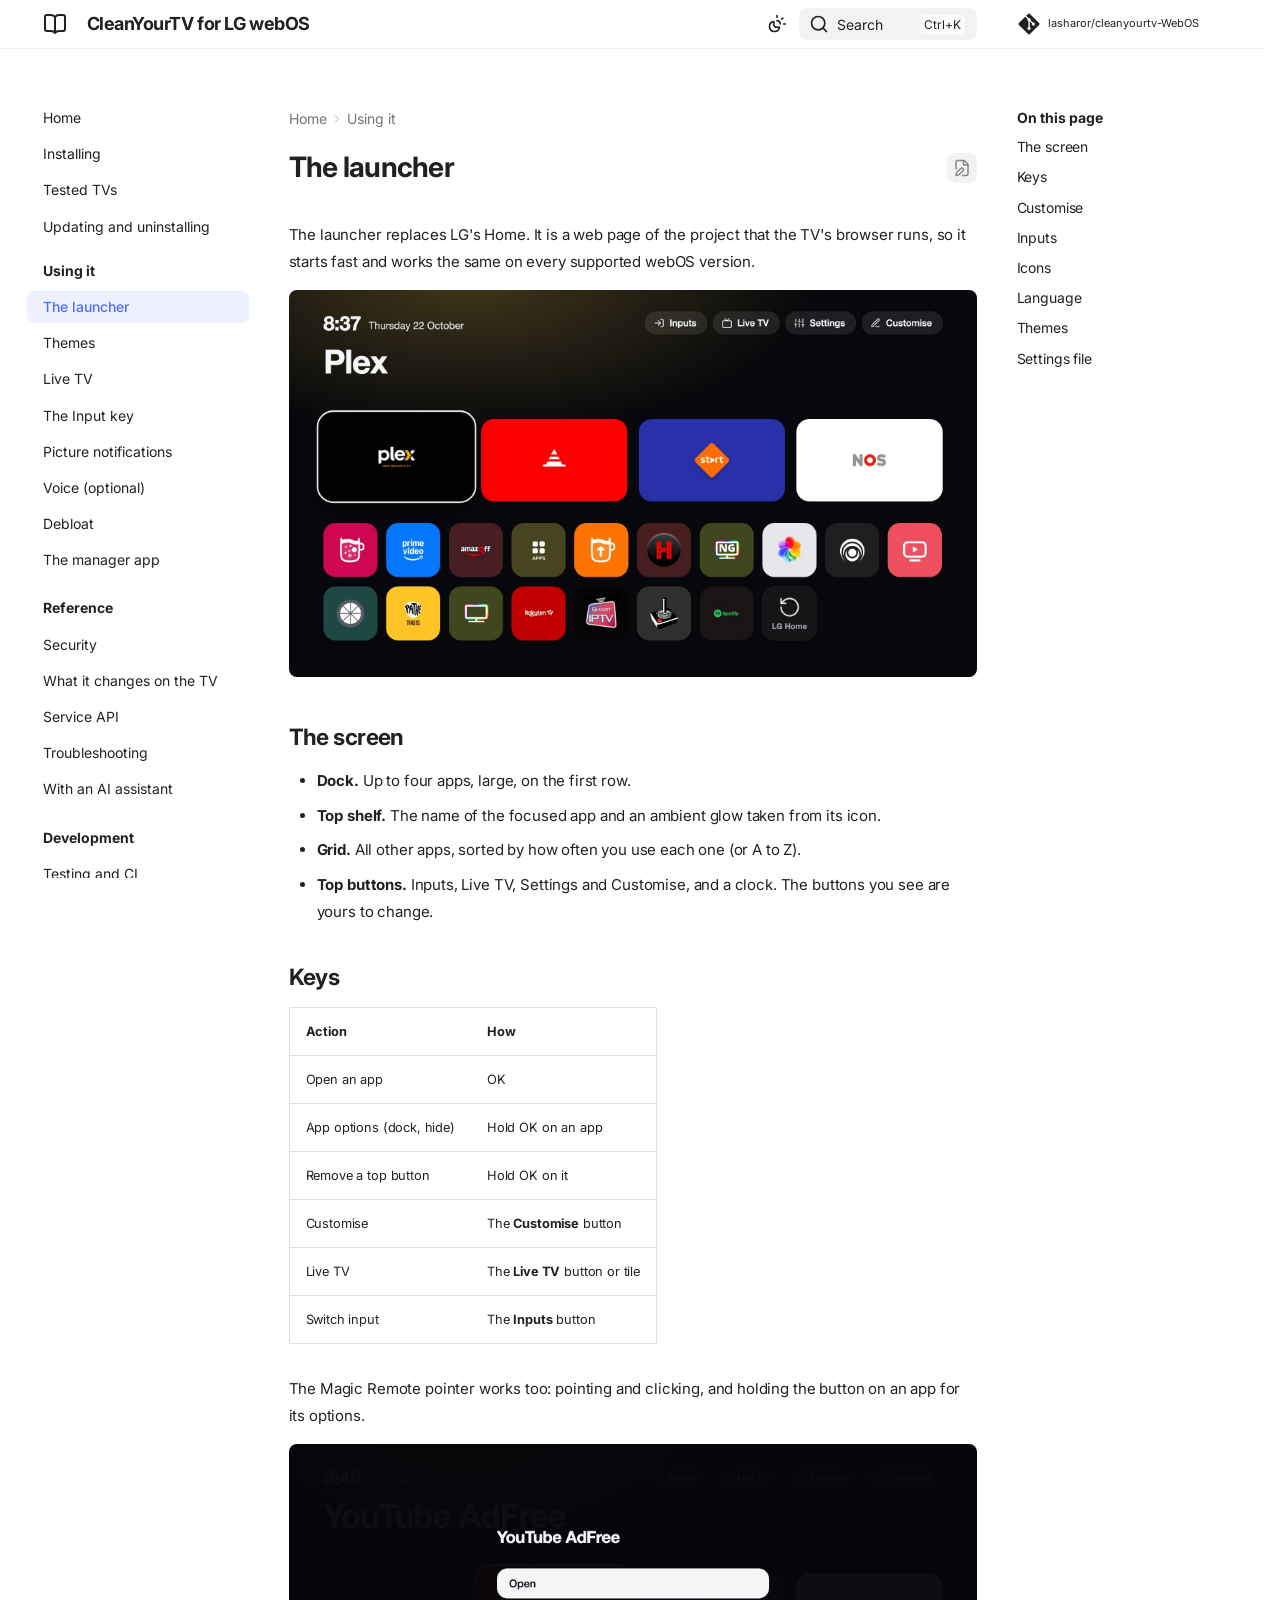
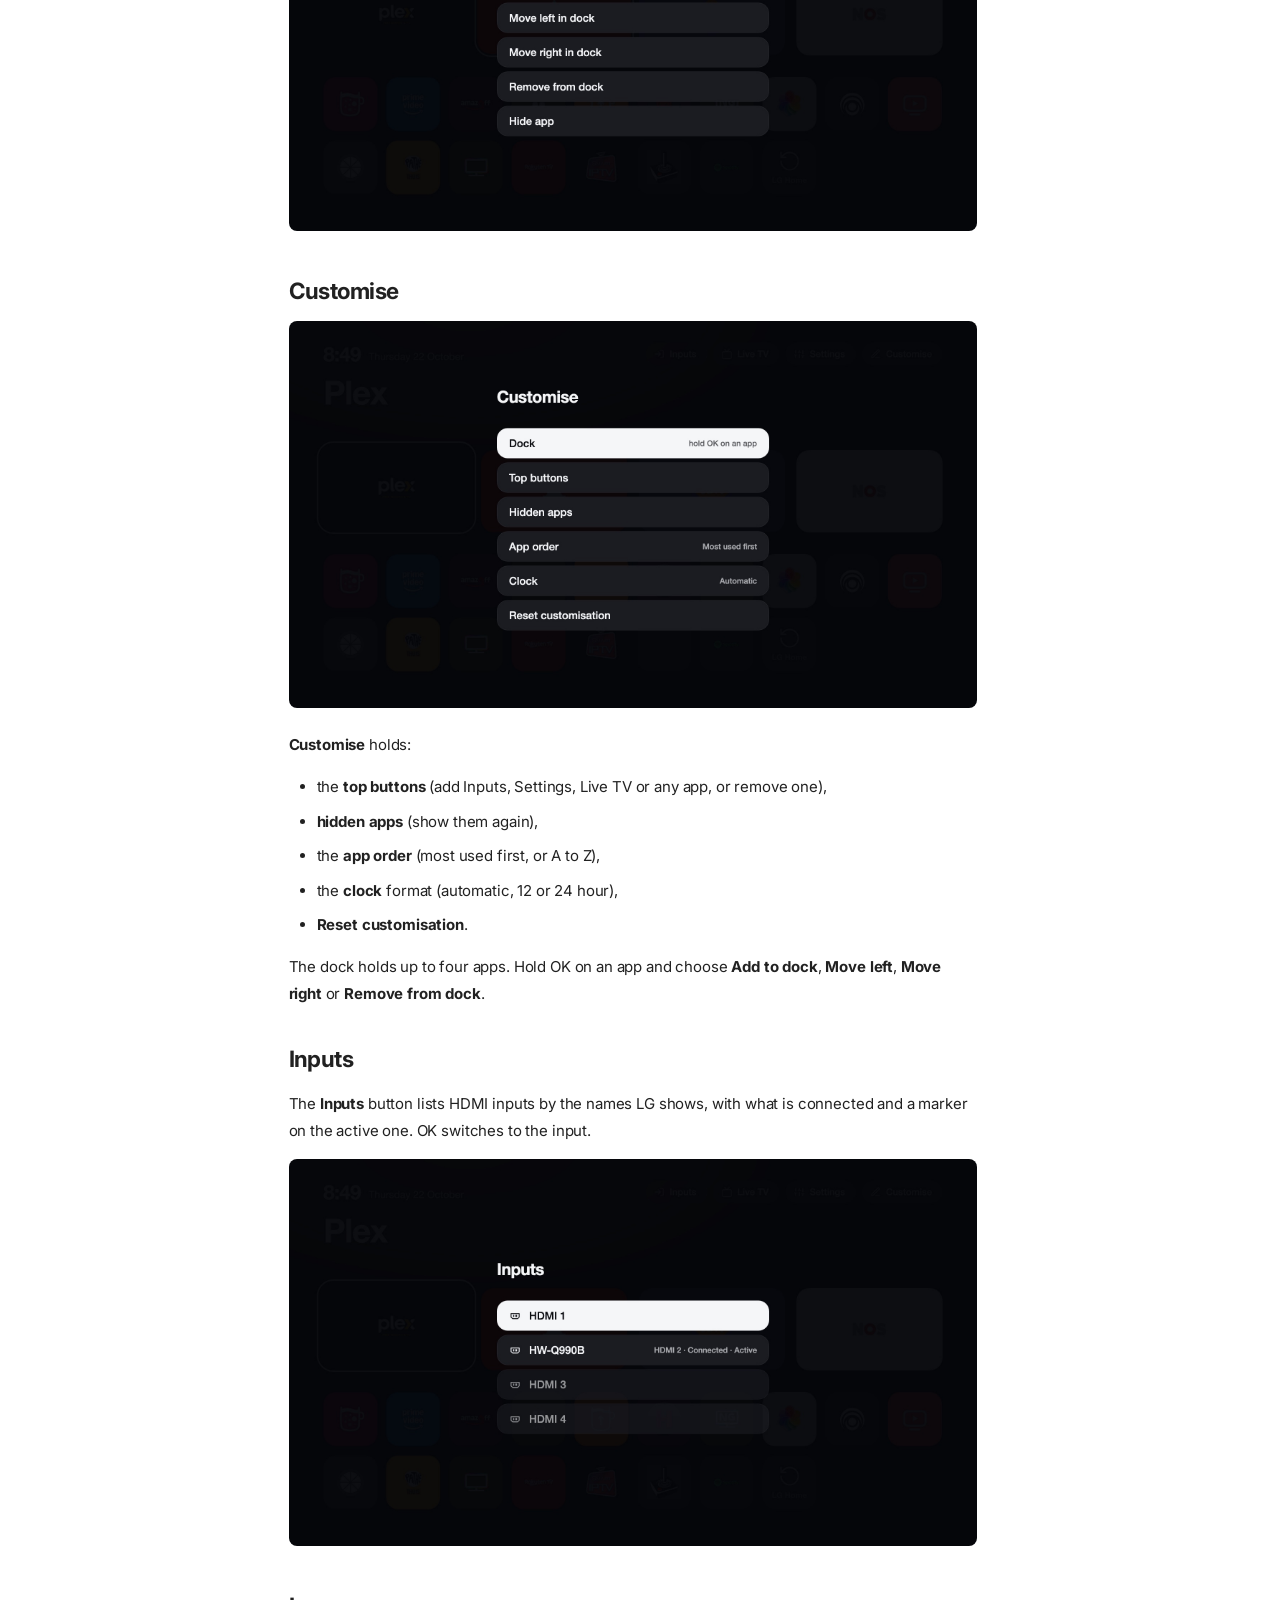
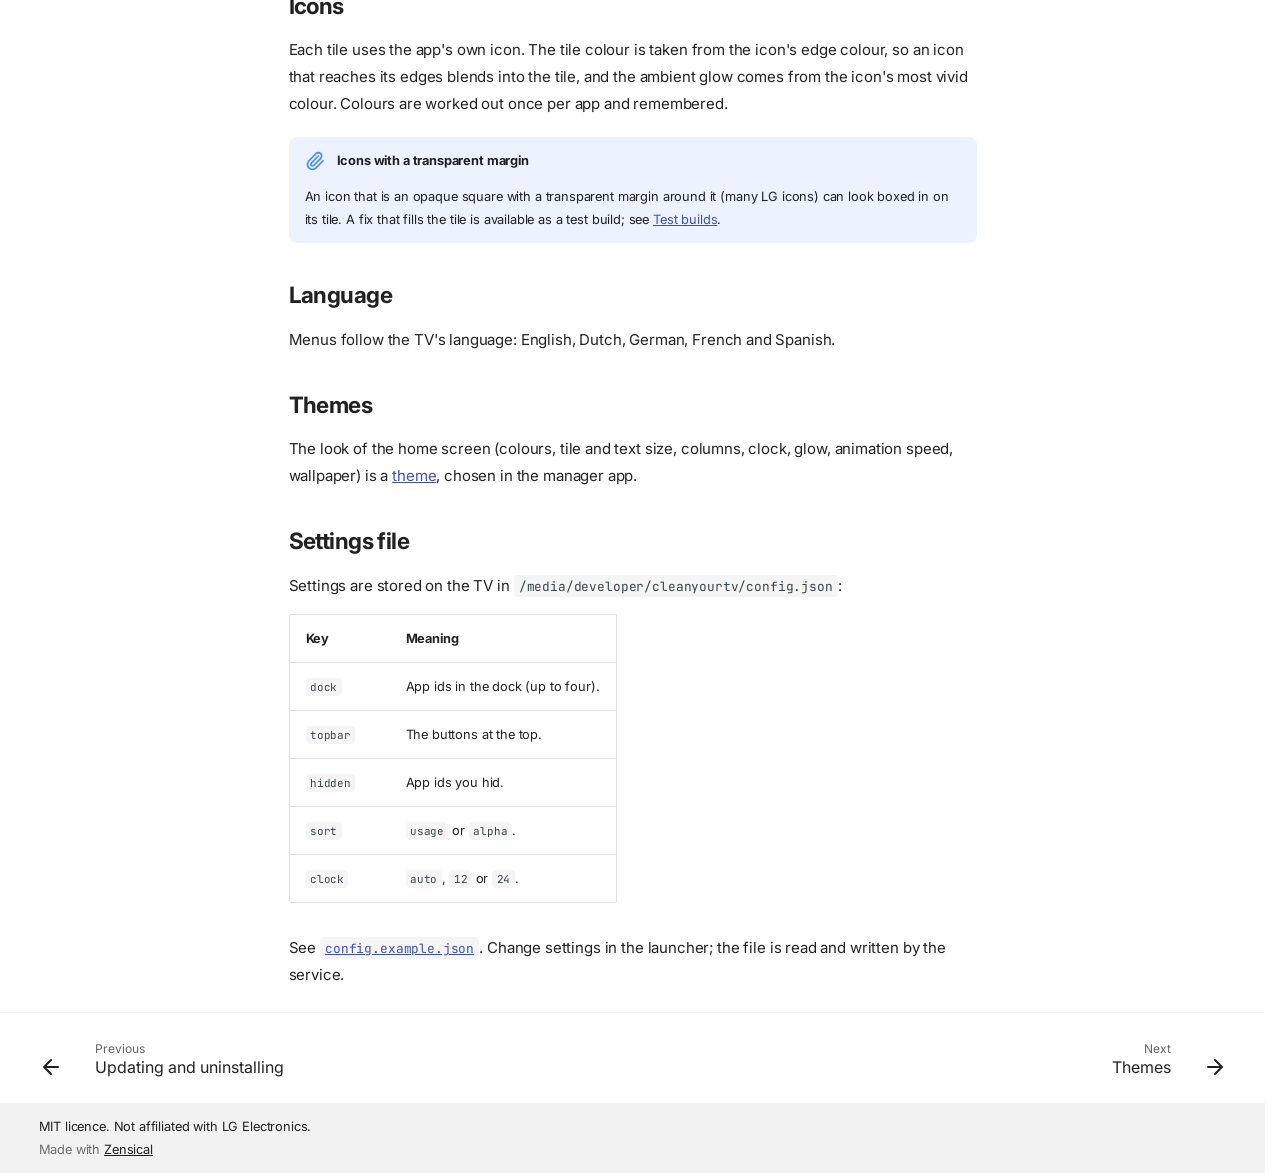
<file: site/launcher/index.html>
<!doctype html>
<html lang="en" class="no-js">
  <head>
    
      <meta charset="utf-8">
      <meta name="viewport" content="width=device-width,initial-scale=1">
      
        <meta name="description" content="A fast home screen for rooted LG webOS TVs, with Live TV from your own playlist, an Inputs list, picture notifications, optional voice and an optional debloat.">
      
      
        <meta name="author" content="CleanYourTV contributors">
      
      
        <link rel="canonical" href="https://lasharor.github.io/cleanyourtv-WebOS/launcher/">
      
      
      
        <link rel="prev" href="../managing/">
      
      
        <link rel="next" href="../themes/">
      
      
        
      
      
      <link rel="icon" href="../assets/images/favicon.png">
      <meta name="generator" content="zensical-0.0.71">
    
    
      
        <title>The launcher - CleanYourTV for LG webOS</title>
      
    
    
      
        
      
      <link rel="stylesheet" href="../assets/stylesheets/modern/main.e442bf79.min.css">
      
        
          
        
        <link rel="stylesheet" href="../assets/stylesheets/modern/palette.b60ce83d.min.css">
      
      


    
    
      
    
    
      
        
        
        <link rel="preconnect" href="https://fonts.gstatic.com" crossorigin>
        <link rel="stylesheet" href="https://fonts.googleapis.com/css?family=Inter:300,300i,400,400i,500,500i,700,700i%7CJetBrains+Mono:400,400i,700,700i&amp;display=fallback">
        <style>:root{--md-text-font:"Inter";--md-code-font:"JetBrains Mono"}</style>
      
    
    
      <link rel="stylesheet" href="../stylesheets/extra.css">
    
    <script>__md_scope=new URL("..",location),__md_scope.pathname.endsWith("/")||(__md_scope=new URL(__md_scope.pathname+"/",location)),__md_hash=e=>[...e].reduce(((e,t)=>(e<<5)-e+t.charCodeAt(0)),0),__md_get=(e,t=localStorage,_=__md_scope)=>JSON.parse(t.getItem(_.pathname+"."+e)),__md_set=(e,t,_=localStorage,a=__md_scope)=>{try{_.setItem(a.pathname+"."+e,JSON.stringify(t))}catch(e){}},document.documentElement.setAttribute("data-platform",navigator.platform)</script>
    
      

    
    
  </head>
  
  
    
    
      
    
    
    
    
    <body dir="ltr" data-md-color-scheme="default" data-md-color-primary="indigo" data-md-color-accent="indigo">
  
    
    <input class="md-toggle" data-md-toggle="drawer" type="checkbox" id="__drawer" autocomplete="off">
    <input class="md-toggle" data-md-toggle="search" type="checkbox" id="__search" autocomplete="off">
    <label class="md-overlay" for="__drawer" aria-hidden="true"></label>
    <div data-md-component="skip">
      <a href="#__skip" class="md-skip">
        Skip to content
      </a>
    </div>
    <div data-md-component="announce">
      
    </div>
    
    
      

  

<header class="md-header md-header--shadow" data-md-component="header">
  <nav class="md-header__inner md-grid" aria-label="Header">
    <a href="./.." title="CleanYourTV for LG webOS" class="md-header__button md-logo" aria-label="CleanYourTV for LG webOS" data-md-component="logo">
      
  
  <svg xmlns="http://www.w3.org/2000/svg" fill="none" stroke="currentColor" stroke-linecap="round" stroke-linejoin="round" stroke-width="2" class="lucide lucide-book-open" viewBox="0 0 24 24"><path d="M12 5v16M20.001 19A2 2 0 0 0 22 17V5a2 2 0 0 0-1.999-2L16 3.002A5 5 0 0 0 12 5a5 5 0 0 0-4-2H4a2 2 0 0 0-2 2v12a2 2 0 0 0 1.999 2H8a5 5 0 0 1 4 2 5 5 0 0 1 4-2z"/></svg>

    </a>
    <label class="md-header__button md-icon" for="__drawer" aria-label="Navigation">
      
      <svg xmlns="http://www.w3.org/2000/svg" fill="none" stroke="currentColor" stroke-linecap="round" stroke-linejoin="round" stroke-width="2" class="lucide lucide-menu" viewBox="0 0 24 24"><path d="M4 5h16M4 12h16M4 19h16"/></svg>
    </label>
    <div class="md-header__title" data-md-component="header-title">
      <div class="md-header__ellipsis">
        <div class="md-header__topic">
          <span class="md-ellipsis">
            CleanYourTV for LG webOS
          </span>
        </div>
        <div class="md-header__topic" data-md-component="header-topic">
          <span class="md-ellipsis">
            
              The launcher
            
          </span>
        </div>
      </div>
    </div>
    
      
        <form class="md-header__option" data-md-component="palette">
  
    
    
    
    <input class="md-option" data-md-color-media="(prefers-color-scheme)" data-md-color-scheme="default" data-md-color-primary="indigo" data-md-color-accent="indigo"  aria-label="Switch to light mode"  type="radio" name="__palette" id="__palette_0">
    
      <label class="md-header__button md-icon" title="Switch to light mode" for="__palette_1" hidden>
        <svg xmlns="http://www.w3.org/2000/svg" fill="none" stroke="currentColor" stroke-linecap="round" stroke-linejoin="round" stroke-width="2" class="lucide lucide-sun-moon" viewBox="0 0 24 24"><path d="M12 2v2M14.837 16.385a6 6 0 1 1-7.223-7.222c.624-.147.97.66.715 1.248a4 4 0 0 0 5.26 5.259c.589-.255 1.396.09 1.248.715M16 12a4 4 0 0 0-4-4M19 5l-1.256 1.256M20 12h2"/></svg>
      </label>
    
  
    
    
    
    <input class="md-option" data-md-color-media="(prefers-color-scheme: light)" data-md-color-scheme="default" data-md-color-primary="indigo" data-md-color-accent="indigo"  aria-label="Switch to dark mode"  type="radio" name="__palette" id="__palette_1">
    
      <label class="md-header__button md-icon" title="Switch to dark mode" for="__palette_2" hidden>
        <svg xmlns="http://www.w3.org/2000/svg" fill="none" stroke="currentColor" stroke-linecap="round" stroke-linejoin="round" stroke-width="2" class="lucide lucide-sun" viewBox="0 0 24 24"><circle cx="12" cy="12" r="4"/><path d="M12 2v2M12 20v2M4.93 4.93l1.41 1.41M17.66 17.66l1.41 1.41M2 12h2M20 12h2M6.34 17.66l-1.41 1.41M19.07 4.93l-1.41 1.41"/></svg>
      </label>
    
  
    
    
    
    <input class="md-option" data-md-color-media="(prefers-color-scheme: dark)" data-md-color-scheme="slate" data-md-color-primary="indigo" data-md-color-accent="indigo"  aria-label="Switch to system preference"  type="radio" name="__palette" id="__palette_2">
    
      <label class="md-header__button md-icon" title="Switch to system preference" for="__palette_0" hidden>
        <svg xmlns="http://www.w3.org/2000/svg" fill="none" stroke="currentColor" stroke-linecap="round" stroke-linejoin="round" stroke-width="2" class="lucide lucide-moon" viewBox="0 0 24 24"><path d="M20.985 12.486a9 9 0 1 1-9.473-9.472c.405-.022.617.46.402.803a6 6 0 0 0 8.268 8.268c.344-.215.825-.004.803.401"/></svg>
      </label>
    
  
</form>
      
    
    
      <script>var palette=__md_get("__palette");if(palette&&palette.color){if("(prefers-color-scheme)"===palette.color.media){var media=matchMedia("(prefers-color-scheme: light)"),input=document.querySelector(media.matches?"[data-md-color-media='(prefers-color-scheme: light)']":"[data-md-color-media='(prefers-color-scheme: dark)']");palette.color.media=input.getAttribute("data-md-color-media"),palette.color.scheme=input.getAttribute("data-md-color-scheme"),palette.color.primary=input.getAttribute("data-md-color-primary"),palette.color.accent=input.getAttribute("data-md-color-accent")}for(var[key,value]of Object.entries(palette.color))document.body.setAttribute("data-md-color-"+key,value)}</script>
    
    
    
      
      
        <label class="md-header__button md-icon" for="__search" aria-label="Search">
          
          <svg xmlns="http://www.w3.org/2000/svg" fill="none" stroke="currentColor" stroke-linecap="round" stroke-linejoin="round" stroke-width="2" class="lucide lucide-search" viewBox="0 0 24 24"><path d="m21 21-4.34-4.34"/><circle cx="11" cy="11" r="8"/></svg>
        </label>
        <div class="md-search" data-md-component="search" role="dialog" aria-label="Search">
  <button type="button" class="md-search__button">
    Search
  </button>
</div>
      
    
    <div class="md-header__source">
      
        <a href="https://github.com/lasharor/cleanyourtv-WebOS" title="Go to repository" class="md-source" data-md-component="source">
  <div class="md-source__icon md-icon">
    
    <svg xmlns="http://www.w3.org/2000/svg" viewBox="0 0 448 512"><!--! Font Awesome Free 7.3.1 by @fontawesome - https://fontawesome.com License - https://fontawesome.com/license/free (Icons: CC BY 4.0, Fonts: SIL OFL 1.1, Code: MIT License) Copyright 2026 Fonticons, Inc.--><path fill="currentColor" d="M439.6 236.1 244 40.5c-5.4-5.5-12.8-8.5-20.4-8.5s-15 3-20.4 8.4L162.5 81l51.5 51.5c27.1-9.1 52.7 16.8 43.4 43.7l49.7 49.7c34.2-11.8 61.2 31 35.5 56.7-26.5 26.5-70.2-2.9-56-37.3L240.3 199v121.9c25.3 12.5 22.3 41.8 9.1 55-6.4 6.4-15.2 10.1-24.3 10.1s-17.8-3.6-24.3-10.1c-17.6-17.6-11.1-46.9 11.2-56v-123c-20.8-8.5-24.6-30.7-18.6-45L142.6 101 8.5 235.1C3 240.6 0 247.9 0 255.5s3 15 8.5 20.4l195.6 195.7c5.4 5.4 12.7 8.4 20.4 8.4s15-3 20.4-8.4l194.7-194.7c5.4-5.4 8.4-12.8 8.4-20.4s-3-15-8.4-20.4"/></svg>
  </div>
  <div class="md-source__repository">
    lasharor/cleanyourtv-WebOS
  </div>
</a>
      
    </div>
  </nav>
  
</header>
    
    <div class="md-container" data-md-component="container">
      
      
        
          
        
      
      <main class="md-main" data-md-component="main">
        <div class="md-main__inner md-grid">
          
            
              
              <div class="md-sidebar md-sidebar--primary" data-md-component="sidebar" data-md-type="navigation" >
                <div class="md-sidebar__scrollwrap">
                  <div class="md-sidebar__inner">
                    



<nav class="md-nav md-nav--primary" aria-label="Navigation" data-md-level="0">
  <label class="md-nav__title" for="__drawer">
    <a href="./.." title="CleanYourTV for LG webOS" class="md-nav__button md-logo" aria-label="CleanYourTV for LG webOS" data-md-component="logo">
      
  
  <svg xmlns="http://www.w3.org/2000/svg" fill="none" stroke="currentColor" stroke-linecap="round" stroke-linejoin="round" stroke-width="2" class="lucide lucide-book-open" viewBox="0 0 24 24"><path d="M12 5v16M20.001 19A2 2 0 0 0 22 17V5a2 2 0 0 0-1.999-2L16 3.002A5 5 0 0 0 12 5a5 5 0 0 0-4-2H4a2 2 0 0 0-2 2v12a2 2 0 0 0 1.999 2H8a5 5 0 0 1 4 2 5 5 0 0 1 4-2z"/></svg>

    </a>
    CleanYourTV for LG webOS
  </label>
  
    <div class="md-nav__source">
      <a href="https://github.com/lasharor/cleanyourtv-WebOS" title="Go to repository" class="md-source" data-md-component="source">
  <div class="md-source__icon md-icon">
    
    <svg xmlns="http://www.w3.org/2000/svg" viewBox="0 0 448 512"><!--! Font Awesome Free 7.3.1 by @fontawesome - https://fontawesome.com License - https://fontawesome.com/license/free (Icons: CC BY 4.0, Fonts: SIL OFL 1.1, Code: MIT License) Copyright 2026 Fonticons, Inc.--><path fill="currentColor" d="M439.6 236.1 244 40.5c-5.4-5.5-12.8-8.5-20.4-8.5s-15 3-20.4 8.4L162.5 81l51.5 51.5c27.1-9.1 52.7 16.8 43.4 43.7l49.7 49.7c34.2-11.8 61.2 31 35.5 56.7-26.5 26.5-70.2-2.9-56-37.3L240.3 199v121.9c25.3 12.5 22.3 41.8 9.1 55-6.4 6.4-15.2 10.1-24.3 10.1s-17.8-3.6-24.3-10.1c-17.6-17.6-11.1-46.9 11.2-56v-123c-20.8-8.5-24.6-30.7-18.6-45L142.6 101 8.5 235.1C3 240.6 0 247.9 0 255.5s3 15 8.5 20.4l195.6 195.7c5.4 5.4 12.7 8.4 20.4 8.4s15-3 20.4-8.4l194.7-194.7c5.4-5.4 8.4-12.8 8.4-20.4s-3-15-8.4-20.4"/></svg>
  </div>
  <div class="md-source__repository">
    lasharor/cleanyourtv-WebOS
  </div>
</a>
    </div>
  
  <ul class="md-nav__list" data-md-scrollfix>
    
      
      
  
  
  
  
    <li class="md-nav__item">
      <a href="./.." class="md-nav__link">
        
  
  
  <span class="md-ellipsis">
    
  
  Home

    
  </span>
  
  

      </a>
    </li>
  

    
      
      
  
  
  
  
    <li class="md-nav__item">
      <a href="../install/" class="md-nav__link">
        
  
  
  <span class="md-ellipsis">
    
  
  Installing

    
  </span>
  
  

      </a>
    </li>
  

    
      
      
  
  
  
  
    <li class="md-nav__item">
      <a href="../tested-tvs/" class="md-nav__link">
        
  
  
  <span class="md-ellipsis">
    
  
  Tested TVs

    
  </span>
  
  

      </a>
    </li>
  

    
      
      
  
  
  
  
    <li class="md-nav__item">
      <a href="../managing/" class="md-nav__link">
        
  
  
  <span class="md-ellipsis">
    
  
  Updating and uninstalling

    
  </span>
  
  

      </a>
    </li>
  

    
      
      
  
  
    
  
  
  
    
    
      
        
      
        
      
        
      
        
      
        
      
        
      
        
      
        
      
    
    
    
      
        
        
      
    
    
    <li class="md-nav__item md-nav__item--active md-nav__item--section md-nav__item--nested">
      
        
        
        <input class="md-nav__toggle md-toggle " type="checkbox" id="__nav_5" checked>
        
          
          <label class="md-nav__link" for="__nav_5" id="__nav_5_label" tabindex="">
            
  
  
  <span class="md-ellipsis">
    
  
  Using it

    
  </span>
  
  

            <span class="md-nav__icon md-icon"></span>
          </label>
        
        
          <nav class="md-nav" data-md-level="1" aria-labelledby="__nav_5_label" aria-expanded="true">
            <label class="md-nav__title" for="__nav_5">
              <span class="md-nav__icon md-icon"></span>
              
  
  Using it

            </label>
            <ul class="md-nav__list" data-md-scrollfix>
              
                
                  
  
  
    
  
  
  
    <li class="md-nav__item md-nav__item--active">
      
      
      
      
        
      
      
        <label class="md-nav__link md-nav__link--active" for="__toc">
          
  
  
  <span class="md-ellipsis">
    
  
  The launcher

    
  </span>
  
  

          <span class="md-nav__icon md-icon"></span>
        </label>
      
      <a href="././" class="md-nav__link md-nav__link--active">
        
  
  
  <span class="md-ellipsis">
    
  
  The launcher

    
  </span>
  
  

      </a>
      
        


<nav class="md-nav md-nav--secondary" aria-label="On this page">
  
  
  
    
  
  
    <label class="md-nav__title" for="__toc">
      <span class="md-nav__icon md-icon"></span>
      On this page
    </label>
    <ul class="md-nav__list" data-md-component="toc" data-md-scrollfix>
      
        <li class="md-nav__item">
  <a href="#the-screen" class="md-nav__link">
    <span class="md-ellipsis">
      <span class="md-typeset">
        The screen
      </span>
    </span>
  </a>
  
</li>
      
        <li class="md-nav__item">
  <a href="#keys" class="md-nav__link">
    <span class="md-ellipsis">
      <span class="md-typeset">
        Keys
      </span>
    </span>
  </a>
  
</li>
      
        <li class="md-nav__item">
  <a href="#customise" class="md-nav__link">
    <span class="md-ellipsis">
      <span class="md-typeset">
        Customise
      </span>
    </span>
  </a>
  
</li>
      
        <li class="md-nav__item">
  <a href="#inputs" class="md-nav__link">
    <span class="md-ellipsis">
      <span class="md-typeset">
        Inputs
      </span>
    </span>
  </a>
  
</li>
      
        <li class="md-nav__item">
  <a href="#icons" class="md-nav__link">
    <span class="md-ellipsis">
      <span class="md-typeset">
        Icons
      </span>
    </span>
  </a>
  
</li>
      
        <li class="md-nav__item">
  <a href="#language" class="md-nav__link">
    <span class="md-ellipsis">
      <span class="md-typeset">
        Language
      </span>
    </span>
  </a>
  
</li>
      
        <li class="md-nav__item">
  <a href="#themes" class="md-nav__link">
    <span class="md-ellipsis">
      <span class="md-typeset">
        Themes
      </span>
    </span>
  </a>
  
</li>
      
        <li class="md-nav__item">
  <a href="#settings-file" class="md-nav__link">
    <span class="md-ellipsis">
      <span class="md-typeset">
        Settings file
      </span>
    </span>
  </a>
  
</li>
      
    </ul>
  
</nav>
      
    </li>
  

                
              
                
                  
  
  
  
  
    <li class="md-nav__item">
      <a href="../themes/" class="md-nav__link">
        
  
  
  <span class="md-ellipsis">
    
  
  Themes

    
  </span>
  
  

      </a>
    </li>
  

                
              
                
                  
  
  
  
  
    <li class="md-nav__item">
      <a href="../live-tv/" class="md-nav__link">
        
  
  
  <span class="md-ellipsis">
    
  
  Live TV

    
  </span>
  
  

      </a>
    </li>
  

                
              
                
                  
  
  
  
  
    <li class="md-nav__item">
      <a href="../input-key/" class="md-nav__link">
        
  
  
  <span class="md-ellipsis">
    
  
  The Input key

    
  </span>
  
  

      </a>
    </li>
  

                
              
                
                  
  
  
  
  
    <li class="md-nav__item">
      <a href="../notifications/" class="md-nav__link">
        
  
  
  <span class="md-ellipsis">
    
  
  Picture notifications

    
  </span>
  
  

      </a>
    </li>
  

                
              
                
                  
  
  
  
  
    <li class="md-nav__item">
      <a href="../voice/" class="md-nav__link">
        
  
  
  <span class="md-ellipsis">
    
  
  Voice (optional)

    
  </span>
  
  

      </a>
    </li>
  

                
              
                
                  
  
  
  
  
    <li class="md-nav__item">
      <a href="../debloat/" class="md-nav__link">
        
  
  
  <span class="md-ellipsis">
    
  
  Debloat

    
  </span>
  
  

      </a>
    </li>
  

                
              
                
                  
  
  
  
  
    <li class="md-nav__item">
      <a href="../manager/" class="md-nav__link">
        
  
  
  <span class="md-ellipsis">
    
  
  The manager app

    
  </span>
  
  

      </a>
    </li>
  

                
              
            </ul>
          </nav>
        
      
    </li>
  

    
      
      
  
  
  
  
    
    
      
        
      
        
      
        
      
        
      
        
      
    
    
    
      
        
        
      
    
    
    <li class="md-nav__item md-nav__item--section md-nav__item--nested">
      
        
        
        <input class="md-nav__toggle md-toggle " type="checkbox" id="__nav_6" >
        
          
          <label class="md-nav__link" for="__nav_6" id="__nav_6_label" tabindex="">
            
  
  
  <span class="md-ellipsis">
    
  
  Reference

    
  </span>
  
  

            <span class="md-nav__icon md-icon"></span>
          </label>
        
        
          <nav class="md-nav" data-md-level="1" aria-labelledby="__nav_6_label" aria-expanded="false">
            <label class="md-nav__title" for="__nav_6">
              <span class="md-nav__icon md-icon"></span>
              
  
  Reference

            </label>
            <ul class="md-nav__list" data-md-scrollfix>
              
                
                  
  
  
  
  
    <li class="md-nav__item">
      <a href="../security/" class="md-nav__link">
        
  
  
  <span class="md-ellipsis">
    
  
  Security

    
  </span>
  
  

      </a>
    </li>
  

                
              
                
                  
  
  
  
  
    <li class="md-nav__item">
      <a href="../tv-changes/" class="md-nav__link">
        
  
  
  <span class="md-ellipsis">
    
  
  What it changes on the TV

    
  </span>
  
  

      </a>
    </li>
  

                
              
                
                  
  
  
  
  
    <li class="md-nav__item">
      <a href="../api/" class="md-nav__link">
        
  
  
  <span class="md-ellipsis">
    
  
  Service API

    
  </span>
  
  

      </a>
    </li>
  

                
              
                
                  
  
  
  
  
    <li class="md-nav__item">
      <a href="../troubleshooting/" class="md-nav__link">
        
  
  
  <span class="md-ellipsis">
    
  
  Troubleshooting

    
  </span>
  
  

      </a>
    </li>
  

                
              
                
                  
  
  
  
  
    <li class="md-nav__item">
      <a href="../ai/" class="md-nav__link">
        
  
  
  <span class="md-ellipsis">
    
  
  With an AI assistant

    
  </span>
  
  

      </a>
    </li>
  

                
              
            </ul>
          </nav>
        
      
    </li>
  

    
      
      
  
  
  
  
    
    
      
        
          
        
      
        
      
        
      
    
    
    
      
        
        
      
    
    
    <li class="md-nav__item md-nav__item--section md-nav__item--nested">
      
        
        
        <input class="md-nav__toggle md-toggle " type="checkbox" id="__nav_7" >
        
          
          <div class="md-nav__link md-nav__container">
            <a href="../development/" class="md-nav__link ">
              
  
  
  <span class="md-ellipsis">
    
  
  Development

    
  </span>
  
  

            </a>
            
              
              <label class="md-nav__link " for="__nav_7" id="__nav_7_label" tabindex="">
                <span class="md-nav__icon md-icon"></span>
              </label>
            
          </div>
        
        
          <nav class="md-nav" data-md-level="1" aria-labelledby="__nav_7_label" aria-expanded="false">
            <label class="md-nav__title" for="__nav_7">
              <span class="md-nav__icon md-icon"></span>
              
  
  Development

            </label>
            <ul class="md-nav__list" data-md-scrollfix>
              
                
              
                
                  
  
  
  
  
    <li class="md-nav__item">
      <a href="../development/testing/" class="md-nav__link">
        
  
  
  <span class="md-ellipsis">
    
  
  Testing and CI

    
  </span>
  
  

      </a>
    </li>
  

                
              
                
                  
  
  
  
  
    <li class="md-nav__item">
      <a href="../development/internals/" class="md-nav__link">
        
  
  
  <span class="md-ellipsis">
    
  
  Internals

    
  </span>
  
  

      </a>
    </li>
  

                
              
            </ul>
          </nav>
        
      
    </li>
  

    
      
      
  
  
  
  
    <li class="md-nav__item">
      <a href="../credits/" class="md-nav__link">
        
  
  
  <span class="md-ellipsis">
    
  
  Credits and licences

    
  </span>
  
  

      </a>
    </li>
  

    
  </ul>
</nav>
                  </div>
                </div>
              </div>
            
            
              
              <div class="md-sidebar md-sidebar--secondary" data-md-component="sidebar" data-md-type="toc" >
                <div class="md-sidebar__scrollwrap">
                  
                    
                    
                    
                      
                    
                    
                      <input class="md-nav__toggle md-toggle" type="checkbox" id="__toc">
                      <div class="md-sidebar-button__wrapper">
                        <label class="md-sidebar-button" for="__toc"></label>
                      </div>
                    
                  
                  <div class="md-sidebar__inner">
                    


<nav class="md-nav md-nav--secondary" aria-label="On this page">
  
  
  
    
  
  
    <label class="md-nav__title" for="__toc">
      <span class="md-nav__icon md-icon"></span>
      On this page
    </label>
    <ul class="md-nav__list" data-md-component="toc" data-md-scrollfix>
      
        <li class="md-nav__item">
  <a href="#the-screen" class="md-nav__link">
    <span class="md-ellipsis">
      <span class="md-typeset">
        The screen
      </span>
    </span>
  </a>
  
</li>
      
        <li class="md-nav__item">
  <a href="#keys" class="md-nav__link">
    <span class="md-ellipsis">
      <span class="md-typeset">
        Keys
      </span>
    </span>
  </a>
  
</li>
      
        <li class="md-nav__item">
  <a href="#customise" class="md-nav__link">
    <span class="md-ellipsis">
      <span class="md-typeset">
        Customise
      </span>
    </span>
  </a>
  
</li>
      
        <li class="md-nav__item">
  <a href="#inputs" class="md-nav__link">
    <span class="md-ellipsis">
      <span class="md-typeset">
        Inputs
      </span>
    </span>
  </a>
  
</li>
      
        <li class="md-nav__item">
  <a href="#icons" class="md-nav__link">
    <span class="md-ellipsis">
      <span class="md-typeset">
        Icons
      </span>
    </span>
  </a>
  
</li>
      
        <li class="md-nav__item">
  <a href="#language" class="md-nav__link">
    <span class="md-ellipsis">
      <span class="md-typeset">
        Language
      </span>
    </span>
  </a>
  
</li>
      
        <li class="md-nav__item">
  <a href="#themes" class="md-nav__link">
    <span class="md-ellipsis">
      <span class="md-typeset">
        Themes
      </span>
    </span>
  </a>
  
</li>
      
        <li class="md-nav__item">
  <a href="#settings-file" class="md-nav__link">
    <span class="md-ellipsis">
      <span class="md-typeset">
        Settings file
      </span>
    </span>
  </a>
  
</li>
      
    </ul>
  
</nav>
                  </div>
                </div>
              </div>
            
          
          
            <div class="md-content" data-md-component="content">
              
                



  


  <nav class="md-path" aria-label="Navigation" >
    <ol class="md-path__list">
      
        
  
  
    <li class="md-path__item">
      <a href="./.." class="md-path__link">
        
  
  <span class="md-ellipsis">
    Home
  </span>

      </a>
    </li>
  

      
      
        
  
  
    
    
      
        
      
        
      
        
      
        
      
        
      
        
      
        
      
        
      
    
    
    
    
      <li class="md-path__item">
        <a href="././" class="md-path__link">
          
  
  <span class="md-ellipsis">
    Using it
  </span>

        </a>
      </li>
    
  

      
    </ol>
  </nav>

              
              <article class="md-content__inner md-typeset">
                <a id="__skip" tabindex="-1"></a>
                
                  

  
    <a href="https://github.com/lasharor/cleanyourtv-WebOS/edit/main/docs/launcher.md" title="Edit this page" class="md-content__button md-icon" rel="edit">
      
      <svg xmlns="http://www.w3.org/2000/svg" fill="none" stroke="currentColor" stroke-linecap="round" stroke-linejoin="round" stroke-width="2" class="lucide lucide-file-pen" viewBox="0 0 24 24"><path d="M12.659 22H18a2 2 0 0 0 2-2V8a2.4 2.4 0 0 0-.706-1.706l-3.588-3.588A2.4 2.4 0 0 0 14 2H6a2 2 0 0 0-2 2v9.34"/><path d="M14 2v5a1 1 0 0 0 1 1h5M10.378 12.622a1 1 0 0 1 3 3.003L8.36 20.637a2 2 0 0 1-.854.506l-2.867.837a.5.5 0 0 1-.62-.62l.836-2.869a2 2 0 0 1 .506-.853z"/></svg>
    </a>
  
  


<h1 id="the-launcher">The launcher<a class="headerlink" href="#the-launcher" title="Permanent link">&para;</a></h1>
<p>The launcher replaces LG's Home. It is a web page of the project that the TV's browser runs, so it starts fast and works the
same on every supported webOS version.</p>
<p><img alt="Home screen" src="../screenshots/home.jpg" /></p>
<h2 id="the-screen">The screen<a class="headerlink" href="#the-screen" title="Permanent link">&para;</a></h2>
<ul>
<li><strong>Dock.</strong> Up to four apps, large, on the first row.</li>
<li><strong>Top shelf.</strong> The name of the focused app and an ambient glow taken from its icon.</li>
<li><strong>Grid.</strong> All other apps, sorted by how often you use each one (or A to Z).</li>
<li><strong>Top buttons.</strong> Inputs, Live TV, Settings and Customise, and a clock. The buttons you see are yours to change.</li>
</ul>
<h2 id="keys">Keys<a class="headerlink" href="#keys" title="Permanent link">&para;</a></h2>
<table>
<thead>
<tr>
<th>Action</th>
<th>How</th>
</tr>
</thead>
<tbody>
<tr>
<td>Open an app</td>
<td>OK</td>
</tr>
<tr>
<td>App options (dock, hide)</td>
<td>Hold OK on an app</td>
</tr>
<tr>
<td>Remove a top button</td>
<td>Hold OK on it</td>
</tr>
<tr>
<td>Customise</td>
<td>The <strong>Customise</strong> button</td>
</tr>
<tr>
<td>Live TV</td>
<td>The <strong>Live TV</strong> button or tile</td>
</tr>
<tr>
<td>Switch input</td>
<td>The <strong>Inputs</strong> button</td>
</tr>
</tbody>
</table>
<p>The Magic Remote pointer works too: pointing and clicking, and holding the button on an app for its options.</p>
<p><img alt="App options" src="../screenshots/options.jpg" /></p>
<h2 id="customise">Customise<a class="headerlink" href="#customise" title="Permanent link">&para;</a></h2>
<p><img alt="Customise menu" src="../screenshots/customise.jpg" /></p>
<p><strong>Customise</strong> holds:</p>
<ul>
<li>the <strong>top buttons</strong> (add Inputs, Settings, Live TV or any app, or remove one),</li>
<li><strong>hidden apps</strong> (show them again),</li>
<li>the <strong>app order</strong> (most used first, or A to Z),</li>
<li>the <strong>clock</strong> format (automatic, 12 or 24 hour),</li>
<li><strong>Reset customisation</strong>.</li>
</ul>
<p>The dock holds up to four apps. Hold OK on an app and choose <strong>Add to dock</strong>, <strong>Move left</strong>, <strong>Move right</strong> or <strong>Remove from dock</strong>.</p>
<h2 id="inputs">Inputs<a class="headerlink" href="#inputs" title="Permanent link">&para;</a></h2>
<p>The <strong>Inputs</strong> button lists HDMI inputs by the names LG shows, with what is connected and a marker on the active one. OK
switches to the input.</p>
<p><img alt="Inputs menu" src="../screenshots/inputs.jpg" /></p>
<h2 id="icons">Icons<a class="headerlink" href="#icons" title="Permanent link">&para;</a></h2>
<p>Each tile uses the app's own icon. The tile colour is taken from the icon's edge colour, so an icon that reaches its edges blends
into the tile, and the ambient glow comes from the icon's most vivid colour. Colours are worked out once per app and remembered.</p>
<div class="admonition note">
<p class="admonition-title">Icons with a transparent margin</p>
<p>An icon that is an opaque square with a transparent margin around it (many LG icons) can look boxed in on its tile. A fix
that fills the tile is available as a test build; see <a href="../managing/#test-builds">Test builds</a>.</p>
</div>
<h2 id="language">Language<a class="headerlink" href="#language" title="Permanent link">&para;</a></h2>
<p>Menus follow the TV's language: English, Dutch, German, French and Spanish.</p>
<h2 id="themes">Themes<a class="headerlink" href="#themes" title="Permanent link">&para;</a></h2>
<p>The look of the home screen (colours, tile and text size, columns, clock, glow, animation speed, wallpaper) is a <a href="../themes/">theme</a>,
chosen in the manager app.</p>
<h2 id="settings-file">Settings file<a class="headerlink" href="#settings-file" title="Permanent link">&para;</a></h2>
<p>Settings are stored on the TV in <code>/media/developer/cleanyourtv/config.json</code>:</p>
<table>
<thead>
<tr>
<th>Key</th>
<th>Meaning</th>
</tr>
</thead>
<tbody>
<tr>
<td><code>dock</code></td>
<td>App ids in the dock (up to four).</td>
</tr>
<tr>
<td><code>topbar</code></td>
<td>The buttons at the top.</td>
</tr>
<tr>
<td><code>hidden</code></td>
<td>App ids you hid.</td>
</tr>
<tr>
<td><code>sort</code></td>
<td><code>usage</code> or <code>alpha</code>.</td>
</tr>
<tr>
<td><code>clock</code></td>
<td><code>auto</code>, <code>12</code> or <code>24</code>.</td>
</tr>
</tbody>
</table>
<p>See <a href="https://github.com/lasharor/cleanyourtv-WebOS/blob/main/config.example.json"><code>config.example.json</code></a>. Change settings in
the launcher; the file is read and written by the service.</p>














                
              </article>
            </div>
          
          
  <script>var tabs=__md_get("__tabs");if(Array.isArray(tabs))e:for(var set of document.querySelectorAll(".tabbed-set")){var labels=set.querySelector(".tabbed-labels");for(var tab of tabs)for(var label of labels.getElementsByTagName("label"))if(label.innerText.trim()===tab){var input=document.getElementById(label.htmlFor);input.checked=!0;continue e}}</script>

<script>var target=document.getElementById(location.hash.slice(1));target&&target.name&&(target.checked=target.name.startsWith("__tabbed_"))</script>
        </div>
        
          <button type="button" class="md-top md-icon" data-md-component="top" hidden>
  
  <svg xmlns="http://www.w3.org/2000/svg" fill="none" stroke="currentColor" stroke-linecap="round" stroke-linejoin="round" stroke-width="2" class="lucide lucide-circle-arrow-up" viewBox="0 0 24 24"><circle cx="12" cy="12" r="10"/><path d="m16 12-4-4-4 4M12 16V8"/></svg>
  Back to top
</button>
        
      </main>
      
        <footer class="md-footer">
  
    
      
      <nav class="md-footer__inner md-grid" aria-label="Footer" >
        
          
          <a href="../managing/" class="md-footer__link md-footer__link--prev" aria-label="Previous: Updating and uninstalling">
            <div class="md-footer__button md-icon">
              
              <svg xmlns="http://www.w3.org/2000/svg" fill="none" stroke="currentColor" stroke-linecap="round" stroke-linejoin="round" stroke-width="2" class="lucide lucide-arrow-left" viewBox="0 0 24 24"><path d="m12 19-7-7 7-7M19 12H5"/></svg>
            </div>
            <div class="md-footer__title">
              <span class="md-footer__direction">
                Previous
              </span>
              <div class="md-ellipsis">
                Updating and uninstalling
              </div>
            </div>
          </a>
        
        
          
          <a href="../themes/" class="md-footer__link md-footer__link--next" aria-label="Next: Themes">
            <div class="md-footer__title">
              <span class="md-footer__direction">
                Next
              </span>
              <div class="md-ellipsis">
                Themes
              </div>
            </div>
            <div class="md-footer__button md-icon">
              
              <svg xmlns="http://www.w3.org/2000/svg" fill="none" stroke="currentColor" stroke-linecap="round" stroke-linejoin="round" stroke-width="2" class="lucide lucide-arrow-right" viewBox="0 0 24 24"><path d="M5 12h14M12 5l7 7-7 7"/></svg>
            </div>
          </a>
        
      </nav>
    
  
  <div class="md-footer-meta md-typeset">
    <div class="md-footer-meta__inner md-grid">
      <div class="md-copyright">
  
    <div class="md-copyright__highlight">
      MIT licence. Not affiliated with LG Electronics.
    </div>
  
  
    Made with
    <a href="https://zensical.org/" target="_blank" rel="noopener">
      Zensical
    </a>
  
</div>
      
    </div>
  </div>
</footer>
      
    </div>
    <div class="md-dialog" data-md-component="dialog" role="status" aria-atomic="true">
      <div class="md-dialog__inner md-typeset"></div>
    </div>
    
    
    
      
      
      
      
        
        
      <script id="__config" type="application/json">{"annotate":null,"base":"..","features":["content.action.edit","content.code.copy","content.tabs.link","navigation.footer","navigation.indexes","navigation.instant","navigation.path","navigation.sections","navigation.top","navigation.tracking","search.highlight","toc.follow"],"redirect":null,"search":"../assets/javascripts/workers/search.c47bb847.min.js","tags":null,"translations":{"clipboard.copied":"Copied to clipboard","clipboard.copy":"Copy to clipboard","clipboard.error":"Could not copy to clipboard","search.result.more.one":"1 more on this page","search.result.more.other":"# more on this page","search.result.none":"No matching documents","search.result.one":"1 matching document","search.result.other":"# matching documents","search.result.placeholder":"Type to start searching","search.result.term.missing":"Missing","select.version":"Select version"},"version":null}</script>
    
    
      <script src="../assets/javascripts/bundle.a2388154.min.js"></script>
      
    
  </body>
</html>
</file>
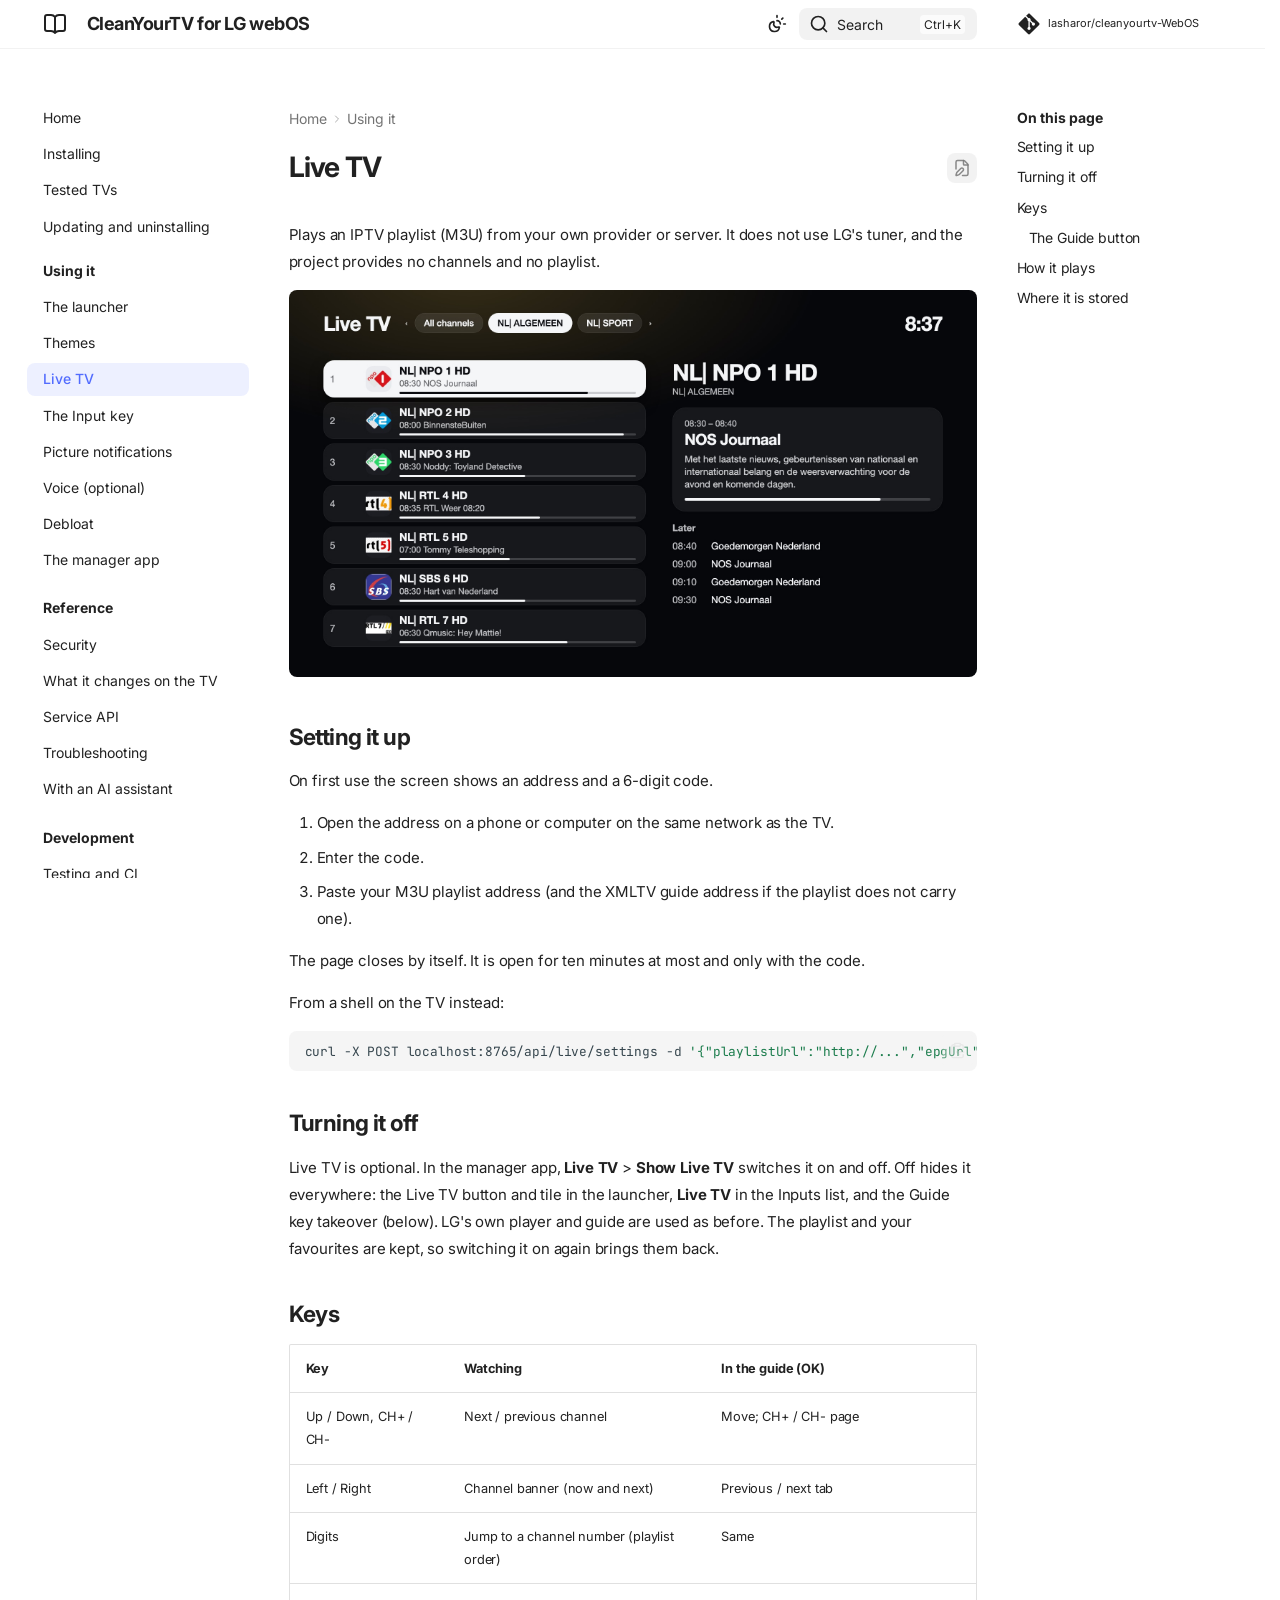
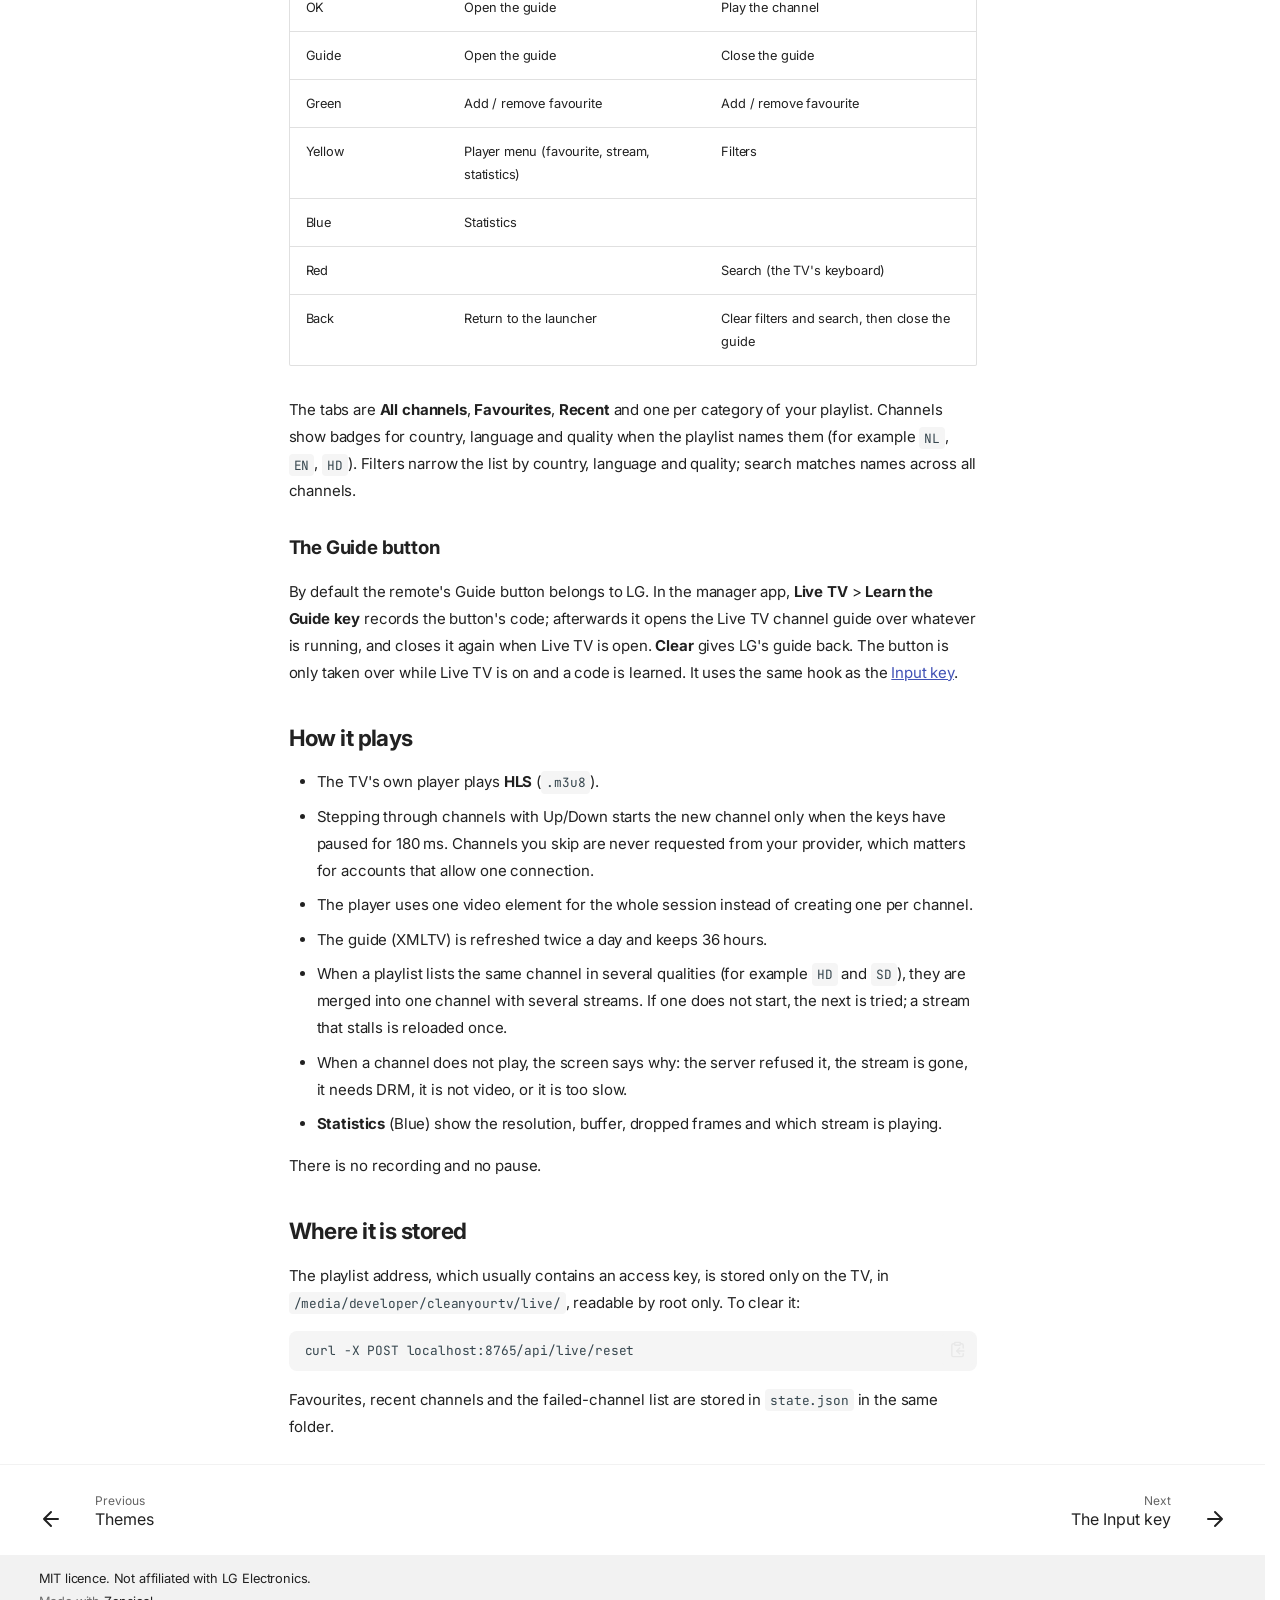
<file: site/live-tv/index.html>
<!doctype html>
<html lang="en" class="no-js">
  <head>
    
      <meta charset="utf-8">
      <meta name="viewport" content="width=device-width,initial-scale=1">
      
        <meta name="description" content="A fast home screen for rooted LG webOS TVs, with Live TV from your own playlist, an Inputs list, picture notifications, optional voice and an optional debloat.">
      
      
        <meta name="author" content="CleanYourTV contributors">
      
      
        <link rel="canonical" href="https://lasharor.github.io/cleanyourtv-WebOS/live-tv/">
      
      
      
        <link rel="prev" href="../themes/">
      
      
        <link rel="next" href="../input-key/">
      
      
        
      
      
      <link rel="icon" href="../assets/images/favicon.png">
      <meta name="generator" content="zensical-0.0.71">
    
    
      
        <title>Live TV - CleanYourTV for LG webOS</title>
      
    
    
      
        
      
      <link rel="stylesheet" href="../assets/stylesheets/modern/main.e442bf79.min.css">
      
        
          
        
        <link rel="stylesheet" href="../assets/stylesheets/modern/palette.b60ce83d.min.css">
      
      


    
    
      
    
    
      
        
        
        <link rel="preconnect" href="https://fonts.gstatic.com" crossorigin>
        <link rel="stylesheet" href="https://fonts.googleapis.com/css?family=Inter:300,300i,400,400i,500,500i,700,700i%7CJetBrains+Mono:400,400i,700,700i&amp;display=fallback">
        <style>:root{--md-text-font:"Inter";--md-code-font:"JetBrains Mono"}</style>
      
    
    
      <link rel="stylesheet" href="../stylesheets/extra.css">
    
    <script>__md_scope=new URL("..",location),__md_scope.pathname.endsWith("/")||(__md_scope=new URL(__md_scope.pathname+"/",location)),__md_hash=e=>[...e].reduce(((e,t)=>(e<<5)-e+t.charCodeAt(0)),0),__md_get=(e,t=localStorage,_=__md_scope)=>JSON.parse(t.getItem(_.pathname+"."+e)),__md_set=(e,t,_=localStorage,a=__md_scope)=>{try{_.setItem(a.pathname+"."+e,JSON.stringify(t))}catch(e){}},document.documentElement.setAttribute("data-platform",navigator.platform)</script>
    
      

    
    
  </head>
  
  
    
    
      
    
    
    
    
    <body dir="ltr" data-md-color-scheme="default" data-md-color-primary="indigo" data-md-color-accent="indigo">
  
    
    <input class="md-toggle" data-md-toggle="drawer" type="checkbox" id="__drawer" autocomplete="off">
    <input class="md-toggle" data-md-toggle="search" type="checkbox" id="__search" autocomplete="off">
    <label class="md-overlay" for="__drawer" aria-hidden="true"></label>
    <div data-md-component="skip">
      <a href="#__skip" class="md-skip">
        Skip to content
      </a>
    </div>
    <div data-md-component="announce">
      
    </div>
    
    
      

  

<header class="md-header md-header--shadow" data-md-component="header">
  <nav class="md-header__inner md-grid" aria-label="Header">
    <a href="./.." title="CleanYourTV for LG webOS" class="md-header__button md-logo" aria-label="CleanYourTV for LG webOS" data-md-component="logo">
      
  
  <svg xmlns="http://www.w3.org/2000/svg" fill="none" stroke="currentColor" stroke-linecap="round" stroke-linejoin="round" stroke-width="2" class="lucide lucide-book-open" viewBox="0 0 24 24"><path d="M12 5v16M20.001 19A2 2 0 0 0 22 17V5a2 2 0 0 0-1.999-2L16 3.002A5 5 0 0 0 12 5a5 5 0 0 0-4-2H4a2 2 0 0 0-2 2v12a2 2 0 0 0 1.999 2H8a5 5 0 0 1 4 2 5 5 0 0 1 4-2z"/></svg>

    </a>
    <label class="md-header__button md-icon" for="__drawer" aria-label="Navigation">
      
      <svg xmlns="http://www.w3.org/2000/svg" fill="none" stroke="currentColor" stroke-linecap="round" stroke-linejoin="round" stroke-width="2" class="lucide lucide-menu" viewBox="0 0 24 24"><path d="M4 5h16M4 12h16M4 19h16"/></svg>
    </label>
    <div class="md-header__title" data-md-component="header-title">
      <div class="md-header__ellipsis">
        <div class="md-header__topic">
          <span class="md-ellipsis">
            CleanYourTV for LG webOS
          </span>
        </div>
        <div class="md-header__topic" data-md-component="header-topic">
          <span class="md-ellipsis">
            
              Live TV
            
          </span>
        </div>
      </div>
    </div>
    
      
        <form class="md-header__option" data-md-component="palette">
  
    
    
    
    <input class="md-option" data-md-color-media="(prefers-color-scheme)" data-md-color-scheme="default" data-md-color-primary="indigo" data-md-color-accent="indigo"  aria-label="Switch to light mode"  type="radio" name="__palette" id="__palette_0">
    
      <label class="md-header__button md-icon" title="Switch to light mode" for="__palette_1" hidden>
        <svg xmlns="http://www.w3.org/2000/svg" fill="none" stroke="currentColor" stroke-linecap="round" stroke-linejoin="round" stroke-width="2" class="lucide lucide-sun-moon" viewBox="0 0 24 24"><path d="M12 2v2M14.837 16.385a6 6 0 1 1-7.223-7.222c.624-.147.97.66.715 1.248a4 4 0 0 0 5.26 5.259c.589-.255 1.396.09 1.248.715M16 12a4 4 0 0 0-4-4M19 5l-1.256 1.256M20 12h2"/></svg>
      </label>
    
  
    
    
    
    <input class="md-option" data-md-color-media="(prefers-color-scheme: light)" data-md-color-scheme="default" data-md-color-primary="indigo" data-md-color-accent="indigo"  aria-label="Switch to dark mode"  type="radio" name="__palette" id="__palette_1">
    
      <label class="md-header__button md-icon" title="Switch to dark mode" for="__palette_2" hidden>
        <svg xmlns="http://www.w3.org/2000/svg" fill="none" stroke="currentColor" stroke-linecap="round" stroke-linejoin="round" stroke-width="2" class="lucide lucide-sun" viewBox="0 0 24 24"><circle cx="12" cy="12" r="4"/><path d="M12 2v2M12 20v2M4.93 4.93l1.41 1.41M17.66 17.66l1.41 1.41M2 12h2M20 12h2M6.34 17.66l-1.41 1.41M19.07 4.93l-1.41 1.41"/></svg>
      </label>
    
  
    
    
    
    <input class="md-option" data-md-color-media="(prefers-color-scheme: dark)" data-md-color-scheme="slate" data-md-color-primary="indigo" data-md-color-accent="indigo"  aria-label="Switch to system preference"  type="radio" name="__palette" id="__palette_2">
    
      <label class="md-header__button md-icon" title="Switch to system preference" for="__palette_0" hidden>
        <svg xmlns="http://www.w3.org/2000/svg" fill="none" stroke="currentColor" stroke-linecap="round" stroke-linejoin="round" stroke-width="2" class="lucide lucide-moon" viewBox="0 0 24 24"><path d="M20.985 12.486a9 9 0 1 1-9.473-9.472c.405-.022.617.46.402.803a6 6 0 0 0 8.268 8.268c.344-.215.825-.004.803.401"/></svg>
      </label>
    
  
</form>
      
    
    
      <script>var palette=__md_get("__palette");if(palette&&palette.color){if("(prefers-color-scheme)"===palette.color.media){var media=matchMedia("(prefers-color-scheme: light)"),input=document.querySelector(media.matches?"[data-md-color-media='(prefers-color-scheme: light)']":"[data-md-color-media='(prefers-color-scheme: dark)']");palette.color.media=input.getAttribute("data-md-color-media"),palette.color.scheme=input.getAttribute("data-md-color-scheme"),palette.color.primary=input.getAttribute("data-md-color-primary"),palette.color.accent=input.getAttribute("data-md-color-accent")}for(var[key,value]of Object.entries(palette.color))document.body.setAttribute("data-md-color-"+key,value)}</script>
    
    
    
      
      
        <label class="md-header__button md-icon" for="__search" aria-label="Search">
          
          <svg xmlns="http://www.w3.org/2000/svg" fill="none" stroke="currentColor" stroke-linecap="round" stroke-linejoin="round" stroke-width="2" class="lucide lucide-search" viewBox="0 0 24 24"><path d="m21 21-4.34-4.34"/><circle cx="11" cy="11" r="8"/></svg>
        </label>
        <div class="md-search" data-md-component="search" role="dialog" aria-label="Search">
  <button type="button" class="md-search__button">
    Search
  </button>
</div>
      
    
    <div class="md-header__source">
      
        <a href="https://github.com/lasharor/cleanyourtv-WebOS" title="Go to repository" class="md-source" data-md-component="source">
  <div class="md-source__icon md-icon">
    
    <svg xmlns="http://www.w3.org/2000/svg" viewBox="0 0 448 512"><!--! Font Awesome Free 7.3.1 by @fontawesome - https://fontawesome.com License - https://fontawesome.com/license/free (Icons: CC BY 4.0, Fonts: SIL OFL 1.1, Code: MIT License) Copyright 2026 Fonticons, Inc.--><path fill="currentColor" d="M439.6 236.1 244 40.5c-5.4-5.5-12.8-8.5-20.4-8.5s-15 3-20.4 8.4L162.5 81l51.5 51.5c27.1-9.1 52.7 16.8 43.4 43.7l49.7 49.7c34.2-11.8 61.2 31 35.5 56.7-26.5 26.5-70.2-2.9-56-37.3L240.3 199v121.9c25.3 12.5 22.3 41.8 9.1 55-6.4 6.4-15.2 10.1-24.3 10.1s-17.8-3.6-24.3-10.1c-17.6-17.6-11.1-46.9 11.2-56v-123c-20.8-8.5-24.6-30.7-18.6-45L142.6 101 8.5 235.1C3 240.6 0 247.9 0 255.5s3 15 8.5 20.4l195.6 195.7c5.4 5.4 12.7 8.4 20.4 8.4s15-3 20.4-8.4l194.7-194.7c5.4-5.4 8.4-12.8 8.4-20.4s-3-15-8.4-20.4"/></svg>
  </div>
  <div class="md-source__repository">
    lasharor/cleanyourtv-WebOS
  </div>
</a>
      
    </div>
  </nav>
  
</header>
    
    <div class="md-container" data-md-component="container">
      
      
        
          
        
      
      <main class="md-main" data-md-component="main">
        <div class="md-main__inner md-grid">
          
            
              
              <div class="md-sidebar md-sidebar--primary" data-md-component="sidebar" data-md-type="navigation" >
                <div class="md-sidebar__scrollwrap">
                  <div class="md-sidebar__inner">
                    



<nav class="md-nav md-nav--primary" aria-label="Navigation" data-md-level="0">
  <label class="md-nav__title" for="__drawer">
    <a href="./.." title="CleanYourTV for LG webOS" class="md-nav__button md-logo" aria-label="CleanYourTV for LG webOS" data-md-component="logo">
      
  
  <svg xmlns="http://www.w3.org/2000/svg" fill="none" stroke="currentColor" stroke-linecap="round" stroke-linejoin="round" stroke-width="2" class="lucide lucide-book-open" viewBox="0 0 24 24"><path d="M12 5v16M20.001 19A2 2 0 0 0 22 17V5a2 2 0 0 0-1.999-2L16 3.002A5 5 0 0 0 12 5a5 5 0 0 0-4-2H4a2 2 0 0 0-2 2v12a2 2 0 0 0 1.999 2H8a5 5 0 0 1 4 2 5 5 0 0 1 4-2z"/></svg>

    </a>
    CleanYourTV for LG webOS
  </label>
  
    <div class="md-nav__source">
      <a href="https://github.com/lasharor/cleanyourtv-WebOS" title="Go to repository" class="md-source" data-md-component="source">
  <div class="md-source__icon md-icon">
    
    <svg xmlns="http://www.w3.org/2000/svg" viewBox="0 0 448 512"><!--! Font Awesome Free 7.3.1 by @fontawesome - https://fontawesome.com License - https://fontawesome.com/license/free (Icons: CC BY 4.0, Fonts: SIL OFL 1.1, Code: MIT License) Copyright 2026 Fonticons, Inc.--><path fill="currentColor" d="M439.6 236.1 244 40.5c-5.4-5.5-12.8-8.5-20.4-8.5s-15 3-20.4 8.4L162.5 81l51.5 51.5c27.1-9.1 52.7 16.8 43.4 43.7l49.7 49.7c34.2-11.8 61.2 31 35.5 56.7-26.5 26.5-70.2-2.9-56-37.3L240.3 199v121.9c25.3 12.5 22.3 41.8 9.1 55-6.4 6.4-15.2 10.1-24.3 10.1s-17.8-3.6-24.3-10.1c-17.6-17.6-11.1-46.9 11.2-56v-123c-20.8-8.5-24.6-30.7-18.6-45L142.6 101 8.5 235.1C3 240.6 0 247.9 0 255.5s3 15 8.5 20.4l195.6 195.7c5.4 5.4 12.7 8.4 20.4 8.4s15-3 20.4-8.4l194.7-194.7c5.4-5.4 8.4-12.8 8.4-20.4s-3-15-8.4-20.4"/></svg>
  </div>
  <div class="md-source__repository">
    lasharor/cleanyourtv-WebOS
  </div>
</a>
    </div>
  
  <ul class="md-nav__list" data-md-scrollfix>
    
      
      
  
  
  
  
    <li class="md-nav__item">
      <a href="./.." class="md-nav__link">
        
  
  
  <span class="md-ellipsis">
    
  
  Home

    
  </span>
  
  

      </a>
    </li>
  

    
      
      
  
  
  
  
    <li class="md-nav__item">
      <a href="../install/" class="md-nav__link">
        
  
  
  <span class="md-ellipsis">
    
  
  Installing

    
  </span>
  
  

      </a>
    </li>
  

    
      
      
  
  
  
  
    <li class="md-nav__item">
      <a href="../tested-tvs/" class="md-nav__link">
        
  
  
  <span class="md-ellipsis">
    
  
  Tested TVs

    
  </span>
  
  

      </a>
    </li>
  

    
      
      
  
  
  
  
    <li class="md-nav__item">
      <a href="../managing/" class="md-nav__link">
        
  
  
  <span class="md-ellipsis">
    
  
  Updating and uninstalling

    
  </span>
  
  

      </a>
    </li>
  

    
      
      
  
  
    
  
  
  
    
    
      
        
      
        
      
        
      
        
      
        
      
        
      
        
      
        
      
    
    
    
      
        
        
      
    
    
    <li class="md-nav__item md-nav__item--active md-nav__item--section md-nav__item--nested">
      
        
        
        <input class="md-nav__toggle md-toggle " type="checkbox" id="__nav_5" checked>
        
          
          <label class="md-nav__link" for="__nav_5" id="__nav_5_label" tabindex="">
            
  
  
  <span class="md-ellipsis">
    
  
  Using it

    
  </span>
  
  

            <span class="md-nav__icon md-icon"></span>
          </label>
        
        
          <nav class="md-nav" data-md-level="1" aria-labelledby="__nav_5_label" aria-expanded="true">
            <label class="md-nav__title" for="__nav_5">
              <span class="md-nav__icon md-icon"></span>
              
  
  Using it

            </label>
            <ul class="md-nav__list" data-md-scrollfix>
              
                
                  
  
  
  
  
    <li class="md-nav__item">
      <a href="../launcher/" class="md-nav__link">
        
  
  
  <span class="md-ellipsis">
    
  
  The launcher

    
  </span>
  
  

      </a>
    </li>
  

                
              
                
                  
  
  
  
  
    <li class="md-nav__item">
      <a href="../themes/" class="md-nav__link">
        
  
  
  <span class="md-ellipsis">
    
  
  Themes

    
  </span>
  
  

      </a>
    </li>
  

                
              
                
                  
  
  
    
  
  
  
    <li class="md-nav__item md-nav__item--active">
      
      
      
      
        
      
      
        <label class="md-nav__link md-nav__link--active" for="__toc">
          
  
  
  <span class="md-ellipsis">
    
  
  Live TV

    
  </span>
  
  

          <span class="md-nav__icon md-icon"></span>
        </label>
      
      <a href="././" class="md-nav__link md-nav__link--active">
        
  
  
  <span class="md-ellipsis">
    
  
  Live TV

    
  </span>
  
  

      </a>
      
        


<nav class="md-nav md-nav--secondary" aria-label="On this page">
  
  
  
    
  
  
    <label class="md-nav__title" for="__toc">
      <span class="md-nav__icon md-icon"></span>
      On this page
    </label>
    <ul class="md-nav__list" data-md-component="toc" data-md-scrollfix>
      
        <li class="md-nav__item">
  <a href="#setting-it-up" class="md-nav__link">
    <span class="md-ellipsis">
      <span class="md-typeset">
        Setting it up
      </span>
    </span>
  </a>
  
</li>
      
        <li class="md-nav__item">
  <a href="#turning-it-off" class="md-nav__link">
    <span class="md-ellipsis">
      <span class="md-typeset">
        Turning it off
      </span>
    </span>
  </a>
  
</li>
      
        <li class="md-nav__item">
  <a href="#keys" class="md-nav__link">
    <span class="md-ellipsis">
      <span class="md-typeset">
        Keys
      </span>
    </span>
  </a>
  
    <nav class="md-nav" aria-label="Keys">
      <ul class="md-nav__list">
        
          <li class="md-nav__item">
  <a href="#the-guide-button" class="md-nav__link">
    <span class="md-ellipsis">
      <span class="md-typeset">
        The Guide button
      </span>
    </span>
  </a>
  
</li>
        
      </ul>
    </nav>
  
</li>
      
        <li class="md-nav__item">
  <a href="#how-it-plays" class="md-nav__link">
    <span class="md-ellipsis">
      <span class="md-typeset">
        How it plays
      </span>
    </span>
  </a>
  
</li>
      
        <li class="md-nav__item">
  <a href="#where-it-is-stored" class="md-nav__link">
    <span class="md-ellipsis">
      <span class="md-typeset">
        Where it is stored
      </span>
    </span>
  </a>
  
</li>
      
    </ul>
  
</nav>
      
    </li>
  

                
              
                
                  
  
  
  
  
    <li class="md-nav__item">
      <a href="../input-key/" class="md-nav__link">
        
  
  
  <span class="md-ellipsis">
    
  
  The Input key

    
  </span>
  
  

      </a>
    </li>
  

                
              
                
                  
  
  
  
  
    <li class="md-nav__item">
      <a href="../notifications/" class="md-nav__link">
        
  
  
  <span class="md-ellipsis">
    
  
  Picture notifications

    
  </span>
  
  

      </a>
    </li>
  

                
              
                
                  
  
  
  
  
    <li class="md-nav__item">
      <a href="../voice/" class="md-nav__link">
        
  
  
  <span class="md-ellipsis">
    
  
  Voice (optional)

    
  </span>
  
  

      </a>
    </li>
  

                
              
                
                  
  
  
  
  
    <li class="md-nav__item">
      <a href="../debloat/" class="md-nav__link">
        
  
  
  <span class="md-ellipsis">
    
  
  Debloat

    
  </span>
  
  

      </a>
    </li>
  

                
              
                
                  
  
  
  
  
    <li class="md-nav__item">
      <a href="../manager/" class="md-nav__link">
        
  
  
  <span class="md-ellipsis">
    
  
  The manager app

    
  </span>
  
  

      </a>
    </li>
  

                
              
            </ul>
          </nav>
        
      
    </li>
  

    
      
      
  
  
  
  
    
    
      
        
      
        
      
        
      
        
      
        
      
    
    
    
      
        
        
      
    
    
    <li class="md-nav__item md-nav__item--section md-nav__item--nested">
      
        
        
        <input class="md-nav__toggle md-toggle " type="checkbox" id="__nav_6" >
        
          
          <label class="md-nav__link" for="__nav_6" id="__nav_6_label" tabindex="">
            
  
  
  <span class="md-ellipsis">
    
  
  Reference

    
  </span>
  
  

            <span class="md-nav__icon md-icon"></span>
          </label>
        
        
          <nav class="md-nav" data-md-level="1" aria-labelledby="__nav_6_label" aria-expanded="false">
            <label class="md-nav__title" for="__nav_6">
              <span class="md-nav__icon md-icon"></span>
              
  
  Reference

            </label>
            <ul class="md-nav__list" data-md-scrollfix>
              
                
                  
  
  
  
  
    <li class="md-nav__item">
      <a href="../security/" class="md-nav__link">
        
  
  
  <span class="md-ellipsis">
    
  
  Security

    
  </span>
  
  

      </a>
    </li>
  

                
              
                
                  
  
  
  
  
    <li class="md-nav__item">
      <a href="../tv-changes/" class="md-nav__link">
        
  
  
  <span class="md-ellipsis">
    
  
  What it changes on the TV

    
  </span>
  
  

      </a>
    </li>
  

                
              
                
                  
  
  
  
  
    <li class="md-nav__item">
      <a href="../api/" class="md-nav__link">
        
  
  
  <span class="md-ellipsis">
    
  
  Service API

    
  </span>
  
  

      </a>
    </li>
  

                
              
                
                  
  
  
  
  
    <li class="md-nav__item">
      <a href="../troubleshooting/" class="md-nav__link">
        
  
  
  <span class="md-ellipsis">
    
  
  Troubleshooting

    
  </span>
  
  

      </a>
    </li>
  

                
              
                
                  
  
  
  
  
    <li class="md-nav__item">
      <a href="../ai/" class="md-nav__link">
        
  
  
  <span class="md-ellipsis">
    
  
  With an AI assistant

    
  </span>
  
  

      </a>
    </li>
  

                
              
            </ul>
          </nav>
        
      
    </li>
  

    
      
      
  
  
  
  
    
    
      
        
          
        
      
        
      
        
      
    
    
    
      
        
        
      
    
    
    <li class="md-nav__item md-nav__item--section md-nav__item--nested">
      
        
        
        <input class="md-nav__toggle md-toggle " type="checkbox" id="__nav_7" >
        
          
          <div class="md-nav__link md-nav__container">
            <a href="../development/" class="md-nav__link ">
              
  
  
  <span class="md-ellipsis">
    
  
  Development

    
  </span>
  
  

            </a>
            
              
              <label class="md-nav__link " for="__nav_7" id="__nav_7_label" tabindex="">
                <span class="md-nav__icon md-icon"></span>
              </label>
            
          </div>
        
        
          <nav class="md-nav" data-md-level="1" aria-labelledby="__nav_7_label" aria-expanded="false">
            <label class="md-nav__title" for="__nav_7">
              <span class="md-nav__icon md-icon"></span>
              
  
  Development

            </label>
            <ul class="md-nav__list" data-md-scrollfix>
              
                
              
                
                  
  
  
  
  
    <li class="md-nav__item">
      <a href="../development/testing/" class="md-nav__link">
        
  
  
  <span class="md-ellipsis">
    
  
  Testing and CI

    
  </span>
  
  

      </a>
    </li>
  

                
              
                
                  
  
  
  
  
    <li class="md-nav__item">
      <a href="../development/internals/" class="md-nav__link">
        
  
  
  <span class="md-ellipsis">
    
  
  Internals

    
  </span>
  
  

      </a>
    </li>
  

                
              
            </ul>
          </nav>
        
      
    </li>
  

    
      
      
  
  
  
  
    <li class="md-nav__item">
      <a href="../credits/" class="md-nav__link">
        
  
  
  <span class="md-ellipsis">
    
  
  Credits and licences

    
  </span>
  
  

      </a>
    </li>
  

    
  </ul>
</nav>
                  </div>
                </div>
              </div>
            
            
              
              <div class="md-sidebar md-sidebar--secondary" data-md-component="sidebar" data-md-type="toc" >
                <div class="md-sidebar__scrollwrap">
                  
                    
                    
                    
                      
                    
                    
                      <input class="md-nav__toggle md-toggle" type="checkbox" id="__toc">
                      <div class="md-sidebar-button__wrapper">
                        <label class="md-sidebar-button" for="__toc"></label>
                      </div>
                    
                  
                  <div class="md-sidebar__inner">
                    


<nav class="md-nav md-nav--secondary" aria-label="On this page">
  
  
  
    
  
  
    <label class="md-nav__title" for="__toc">
      <span class="md-nav__icon md-icon"></span>
      On this page
    </label>
    <ul class="md-nav__list" data-md-component="toc" data-md-scrollfix>
      
        <li class="md-nav__item">
  <a href="#setting-it-up" class="md-nav__link">
    <span class="md-ellipsis">
      <span class="md-typeset">
        Setting it up
      </span>
    </span>
  </a>
  
</li>
      
        <li class="md-nav__item">
  <a href="#turning-it-off" class="md-nav__link">
    <span class="md-ellipsis">
      <span class="md-typeset">
        Turning it off
      </span>
    </span>
  </a>
  
</li>
      
        <li class="md-nav__item">
  <a href="#keys" class="md-nav__link">
    <span class="md-ellipsis">
      <span class="md-typeset">
        Keys
      </span>
    </span>
  </a>
  
    <nav class="md-nav" aria-label="Keys">
      <ul class="md-nav__list">
        
          <li class="md-nav__item">
  <a href="#the-guide-button" class="md-nav__link">
    <span class="md-ellipsis">
      <span class="md-typeset">
        The Guide button
      </span>
    </span>
  </a>
  
</li>
        
      </ul>
    </nav>
  
</li>
      
        <li class="md-nav__item">
  <a href="#how-it-plays" class="md-nav__link">
    <span class="md-ellipsis">
      <span class="md-typeset">
        How it plays
      </span>
    </span>
  </a>
  
</li>
      
        <li class="md-nav__item">
  <a href="#where-it-is-stored" class="md-nav__link">
    <span class="md-ellipsis">
      <span class="md-typeset">
        Where it is stored
      </span>
    </span>
  </a>
  
</li>
      
    </ul>
  
</nav>
                  </div>
                </div>
              </div>
            
          
          
            <div class="md-content" data-md-component="content">
              
                



  


  <nav class="md-path" aria-label="Navigation" >
    <ol class="md-path__list">
      
        
  
  
    <li class="md-path__item">
      <a href="./.." class="md-path__link">
        
  
  <span class="md-ellipsis">
    Home
  </span>

      </a>
    </li>
  

      
      
        
  
  
    
    
      
        
      
        
      
        
      
        
      
        
      
        
      
        
      
        
      
    
    
    
    
      <li class="md-path__item">
        <a href="../launcher/" class="md-path__link">
          
  
  <span class="md-ellipsis">
    Using it
  </span>

        </a>
      </li>
    
  

      
    </ol>
  </nav>

              
              <article class="md-content__inner md-typeset">
                <a id="__skip" tabindex="-1"></a>
                
                  

  
    <a href="https://github.com/lasharor/cleanyourtv-WebOS/edit/main/docs/live-tv.md" title="Edit this page" class="md-content__button md-icon" rel="edit">
      
      <svg xmlns="http://www.w3.org/2000/svg" fill="none" stroke="currentColor" stroke-linecap="round" stroke-linejoin="round" stroke-width="2" class="lucide lucide-file-pen" viewBox="0 0 24 24"><path d="M12.659 22H18a2 2 0 0 0 2-2V8a2.4 2.4 0 0 0-.706-1.706l-3.588-3.588A2.4 2.4 0 0 0 14 2H6a2 2 0 0 0-2 2v9.34"/><path d="M14 2v5a1 1 0 0 0 1 1h5M10.378 12.622a1 1 0 0 1 3 3.003L8.36 20.637a2 2 0 0 1-.854.506l-2.867.837a.5.5 0 0 1-.62-.62l.836-2.869a2 2 0 0 1 .506-.853z"/></svg>
    </a>
  
  


<h1 id="live-tv">Live TV<a class="headerlink" href="#live-tv" title="Permanent link">&para;</a></h1>
<p>Plays an IPTV playlist (M3U) from your own provider or server. It does not use LG's tuner, and the project provides no channels
and no playlist.</p>
<p><img alt="Live TV guide" src="../screenshots/live.jpg" /></p>
<h2 id="setting-it-up">Setting it up<a class="headerlink" href="#setting-it-up" title="Permanent link">&para;</a></h2>
<p>On first use the screen shows an address and a 6-digit code.</p>
<ol>
<li>Open the address on a phone or computer on the same network as the TV.</li>
<li>Enter the code.</li>
<li>Paste your M3U playlist address (and the XMLTV guide address if the playlist does not carry one).</li>
</ol>
<p>The page closes by itself. It is open for ten minutes at most and only with the code.</p>
<p>From a shell on the TV instead:</p>
<div class="language-sh highlight"><pre><span></span><code><span id="__span-0-1"><a id="__codelineno-0-1" name="__codelineno-0-1" href="#__codelineno-0-1"></a>curl<span class="w"> </span>-X<span class="w"> </span>POST<span class="w"> </span>localhost:8765/api/live/settings<span class="w"> </span>-d<span class="w"> </span><span class="s1">'{"playlistUrl":"http://...","epgUrl":"http://..."}'</span>
</span></code></pre></div>
<h2 id="turning-it-off">Turning it off<a class="headerlink" href="#turning-it-off" title="Permanent link">&para;</a></h2>
<p>Live TV is optional. In the manager app, <strong>Live TV</strong> &gt; <strong>Show Live TV</strong> switches it on and off. Off hides it everywhere: the Live TV button and tile in
the launcher, <strong>Live TV</strong> in the Inputs list, and the Guide key takeover (below). LG's own player and guide are used as before.
The playlist and your favourites are kept, so switching it on again brings them back.</p>
<h2 id="keys">Keys<a class="headerlink" href="#keys" title="Permanent link">&para;</a></h2>
<table>
<thead>
<tr>
<th>Key</th>
<th>Watching</th>
<th>In the guide (OK)</th>
</tr>
</thead>
<tbody>
<tr>
<td>Up / Down, CH+ / CH-</td>
<td>Next / previous channel</td>
<td>Move; CH+ / CH- page</td>
</tr>
<tr>
<td>Left / Right</td>
<td>Channel banner (now and next)</td>
<td>Previous / next tab</td>
</tr>
<tr>
<td>Digits</td>
<td>Jump to a channel number (playlist order)</td>
<td>Same</td>
</tr>
<tr>
<td>OK</td>
<td>Open the guide</td>
<td>Play the channel</td>
</tr>
<tr>
<td>Guide</td>
<td>Open the guide</td>
<td>Close the guide</td>
</tr>
<tr>
<td>Green</td>
<td>Add / remove favourite</td>
<td>Add / remove favourite</td>
</tr>
<tr>
<td>Yellow</td>
<td>Player menu (favourite, stream, statistics)</td>
<td>Filters</td>
</tr>
<tr>
<td>Blue</td>
<td>Statistics</td>
<td></td>
</tr>
<tr>
<td>Red</td>
<td></td>
<td>Search (the TV's keyboard)</td>
</tr>
<tr>
<td>Back</td>
<td>Return to the launcher</td>
<td>Clear filters and search, then close the guide</td>
</tr>
</tbody>
</table>
<p>The tabs are <strong>All channels</strong>, <strong>Favourites</strong>, <strong>Recent</strong> and one per category of your playlist. Channels show badges for country,
language and quality when the playlist names them (for example <code>NL</code>, <code>EN</code>, <code>HD</code>). Filters narrow the list by country, language and
quality; search matches names across all channels.</p>
<h3 id="the-guide-button">The Guide button<a class="headerlink" href="#the-guide-button" title="Permanent link">&para;</a></h3>
<p>By default the remote's Guide button belongs to LG. In the manager app, <strong>Live TV</strong> &gt; <strong>Learn the Guide key</strong> records the
button's code; afterwards it opens the Live TV channel guide over whatever is running, and closes it again when Live TV is open.
<strong>Clear</strong> gives LG's guide back. The button is only taken over while Live TV is on and a code is learned. It uses the same hook as
the <a href="../input-key/">Input key</a>.</p>
<h2 id="how-it-plays">How it plays<a class="headerlink" href="#how-it-plays" title="Permanent link">&para;</a></h2>
<ul>
<li>The TV's own player plays <strong>HLS</strong> (<code>.m3u8</code>).</li>
<li>Stepping through channels with Up/Down starts the new channel only when the keys have paused for 180 ms. Channels you skip
  are never requested from your provider, which matters for accounts that allow one connection.</li>
<li>The player uses one video element for the whole session instead of creating one per channel.</li>
<li>The guide (XMLTV) is refreshed twice a day and keeps 36 hours.</li>
<li>When a playlist lists the same channel in several qualities (for example <code>HD</code> and <code>SD</code>), they are merged into one channel with
  several streams. If one does not start, the next is tried; a stream that stalls is reloaded once.</li>
<li>When a channel does not play, the screen says why: the server refused it, the stream is gone, it needs DRM, it is not video, or
  it is too slow.</li>
<li><strong>Statistics</strong> (Blue) show the resolution, buffer, dropped frames and which stream is playing.</li>
</ul>
<p>There is no recording and no pause.</p>
<h2 id="where-it-is-stored">Where it is stored<a class="headerlink" href="#where-it-is-stored" title="Permanent link">&para;</a></h2>
<p>The playlist address, which usually contains an access key, is stored only on the TV, in
<code>/media/developer/cleanyourtv/live/</code>, readable by root only. To clear it:</p>
<div class="language-sh highlight"><pre><span></span><code><span id="__span-1-1"><a id="__codelineno-1-1" name="__codelineno-1-1" href="#__codelineno-1-1"></a>curl<span class="w"> </span>-X<span class="w"> </span>POST<span class="w"> </span>localhost:8765/api/live/reset
</span></code></pre></div>
<p>Favourites, recent channels and the failed-channel list are stored in <code>state.json</code> in the same folder.</p>














                
              </article>
            </div>
          
          
  <script>var tabs=__md_get("__tabs");if(Array.isArray(tabs))e:for(var set of document.querySelectorAll(".tabbed-set")){var labels=set.querySelector(".tabbed-labels");for(var tab of tabs)for(var label of labels.getElementsByTagName("label"))if(label.innerText.trim()===tab){var input=document.getElementById(label.htmlFor);input.checked=!0;continue e}}</script>

<script>var target=document.getElementById(location.hash.slice(1));target&&target.name&&(target.checked=target.name.startsWith("__tabbed_"))</script>
        </div>
        
          <button type="button" class="md-top md-icon" data-md-component="top" hidden>
  
  <svg xmlns="http://www.w3.org/2000/svg" fill="none" stroke="currentColor" stroke-linecap="round" stroke-linejoin="round" stroke-width="2" class="lucide lucide-circle-arrow-up" viewBox="0 0 24 24"><circle cx="12" cy="12" r="10"/><path d="m16 12-4-4-4 4M12 16V8"/></svg>
  Back to top
</button>
        
      </main>
      
        <footer class="md-footer">
  
    
      
      <nav class="md-footer__inner md-grid" aria-label="Footer" >
        
          
          <a href="../themes/" class="md-footer__link md-footer__link--prev" aria-label="Previous: Themes">
            <div class="md-footer__button md-icon">
              
              <svg xmlns="http://www.w3.org/2000/svg" fill="none" stroke="currentColor" stroke-linecap="round" stroke-linejoin="round" stroke-width="2" class="lucide lucide-arrow-left" viewBox="0 0 24 24"><path d="m12 19-7-7 7-7M19 12H5"/></svg>
            </div>
            <div class="md-footer__title">
              <span class="md-footer__direction">
                Previous
              </span>
              <div class="md-ellipsis">
                Themes
              </div>
            </div>
          </a>
        
        
          
          <a href="../input-key/" class="md-footer__link md-footer__link--next" aria-label="Next: The Input key">
            <div class="md-footer__title">
              <span class="md-footer__direction">
                Next
              </span>
              <div class="md-ellipsis">
                The Input key
              </div>
            </div>
            <div class="md-footer__button md-icon">
              
              <svg xmlns="http://www.w3.org/2000/svg" fill="none" stroke="currentColor" stroke-linecap="round" stroke-linejoin="round" stroke-width="2" class="lucide lucide-arrow-right" viewBox="0 0 24 24"><path d="M5 12h14M12 5l7 7-7 7"/></svg>
            </div>
          </a>
        
      </nav>
    
  
  <div class="md-footer-meta md-typeset">
    <div class="md-footer-meta__inner md-grid">
      <div class="md-copyright">
  
    <div class="md-copyright__highlight">
      MIT licence. Not affiliated with LG Electronics.
    </div>
  
  
    Made with
    <a href="https://zensical.org/" target="_blank" rel="noopener">
      Zensical
    </a>
  
</div>
      
    </div>
  </div>
</footer>
      
    </div>
    <div class="md-dialog" data-md-component="dialog" role="status" aria-atomic="true">
      <div class="md-dialog__inner md-typeset"></div>
    </div>
    
    
    
      
      
      
      
        
        
      <script id="__config" type="application/json">{"annotate":null,"base":"..","features":["content.action.edit","content.code.copy","content.tabs.link","navigation.footer","navigation.indexes","navigation.instant","navigation.path","navigation.sections","navigation.top","navigation.tracking","search.highlight","toc.follow"],"redirect":null,"search":"../assets/javascripts/workers/search.c47bb847.min.js","tags":null,"translations":{"clipboard.copied":"Copied to clipboard","clipboard.copy":"Copy to clipboard","clipboard.error":"Could not copy to clipboard","search.result.more.one":"1 more on this page","search.result.more.other":"# more on this page","search.result.none":"No matching documents","search.result.one":"1 matching document","search.result.other":"# matching documents","search.result.placeholder":"Type to start searching","search.result.term.missing":"Missing","select.version":"Select version"},"version":null}</script>
    
    
      <script src="../assets/javascripts/bundle.a2388154.min.js"></script>
      
    
  </body>
</html>
</file>
<file: site/stylesheets/extra.css>
/* Screenshots: as wide as the page allows, never wider than themselves, with a soft corner */
.md-typeset img {
  max-width: 100%;
  height: auto;
  border-radius: 8px;
}
/* a table used as an image gallery */
.md-typeset table:not([class]) td img { display: block; margin: 0 auto; }
</file>
<file: site/assets/stylesheets/modern/main.e442bf79.min.css>
@charset "UTF-8";html{box-sizing:border-box;-webkit-text-size-adjust:none;-moz-text-size-adjust:none;text-size-adjust:none}*,:after,:before{box-sizing:inherit}@media(prefers-reduced-motion){*,:after,:before{transition:none!important}}body{margin:0;-webkit-font-smoothing:antialiased;-moz-osx-font-smoothing:grayscale;--md-text-font-family:var(--md-text-font, _),
    -apple-system, BlinkMacSystemFont, Helvetica, Arial, sans-serif;--md-code-font-family:var(--md-code-font, _),
    SFMono-Regular, Consolas, Menlo, monospace}.md-typeset code:not(.focus-visible),a,button,input,label{-webkit-tap-highlight-color:transparent}a{color:inherit;text-decoration:none}hr{box-sizing:initial;display:block;height:.05rem;padding:0;overflow:visible;border:0}small{font-size:80%}sub,sup{line-height:1em}img{border-style:none}table{border-spacing:0;border-collapse:initial}td,th{font-weight:400;vertical-align:top}button{padding:0;margin:0;font-family:inherit;font-size:inherit;background:#0000;border:0}input{border:0;outline:none}:root{--md-primary-fg-color:#4051b5;--md-primary-fg-color--light:#5d6cc0;--md-primary-fg-color--dark:#303fa1;--md-primary-bg-color:#fff;--md-primary-bg-color--light:#ffffffb3;--md-accent-fg-color:#526cfe;--md-accent-fg-color--transparent:#526cfe1a;--md-accent-bg-color:#fff;--md-accent-bg-color--light:#ffffffb3;--md-typeset-table-sort-icon:url('data:image/svg+xml;charset=utf-8,<svg xmlns="http://www.w3.org/2000/svg" fill="none" stroke="currentColor" stroke-linecap="round" stroke-linejoin="round" stroke-width="2" class="lucide lucide-arrow-down-up" viewBox="0 0 24 24"><path d="m3 16 4 4 4-4m-4 4V4m14 4-4-4-4 4m4-4v16"/></svg>');--md-typeset-table-sort-icon--asc:url('data:image/svg+xml;charset=utf-8,<svg xmlns="http://www.w3.org/2000/svg" fill="none" stroke="currentColor" stroke-linecap="round" stroke-linejoin="round" stroke-width="2" class="lucide lucide-arrow-down-narrow-wide" viewBox="0 0 24 24"><path d="m3 16 4 4 4-4m-4 4V4m4 0h4m-4 4h7m-7 4h10"/></svg>');--md-typeset-table-sort-icon--desc:url('data:image/svg+xml;charset=utf-8,<svg xmlns="http://www.w3.org/2000/svg" fill="none" stroke="currentColor" stroke-linecap="round" stroke-linejoin="round" stroke-width="2" class="lucide lucide-arrow-up-narrow-wide" viewBox="0 0 24 24"><path d="m3 8 4-4 4 4M7 4v16m4-8h4m-4 4h7m-7 4h10"/></svg>');--md-typeset-preview-icon:url('data:image/svg+xml;charset=utf-8,<svg xmlns="http://www.w3.org/2000/svg" fill="none" stroke="currentColor" stroke-linecap="round" stroke-linejoin="round" stroke-width="2" class="lucide lucide-mouse-pointer-2" viewBox="0 0 24 24"><path d="M4.037 4.688a.495.495 0 0 1 .651-.651l16 6.5a.5.5 0 0 1-.063.947l-6.124 1.58a2 2 0 0 0-1.438 1.435l-1.579 6.126a.5.5 0 0 1-.947.063z"/></svg>')}[data-md-color-scheme=default]{color-scheme:light}[data-md-color-scheme=default] img[src$="#gh-dark-mode-only"],[data-md-color-scheme=default] img[src$="#only-dark"]{display:none}:root,[data-md-color-scheme=default]{--md-hue:225deg;--md-default-fg-color:#000000de;--md-default-fg-color--light:#0000008c;--md-default-fg-color--lighter:#00000052;--md-default-fg-color--lightest:#0000000d;--md-default-bg-color:#fff;--md-default-bg-color--light:#ffffffb3;--md-default-bg-color--lighter:#ffffff4d;--md-default-bg-color--lightest:#ffffff1f;--md-code-fg-color:#36464e;--md-code-bg-color:#f5f5f5;--md-code-bg-color--light:#f5f5f5b3;--md-code-bg-color--lighter:#f5f5f54d;--md-code-hl-color:#4287ff;--md-code-hl-color--light:#4287ff1a;--md-code-hl-number-color:#d52a2a;--md-code-hl-special-color:#db1457;--md-code-hl-function-color:#a846b9;--md-code-hl-constant-color:#6e59d9;--md-code-hl-keyword-color:#3f6ec6;--md-code-hl-string-color:#1c7d4d;--md-code-hl-name-color:var(--md-code-fg-color);--md-code-hl-operator-color:var(--md-default-fg-color--light);--md-code-hl-punctuation-color:var(--md-default-fg-color--light);--md-code-hl-comment-color:var(--md-default-fg-color--light);--md-code-hl-generic-color:var(--md-default-fg-color--light);--md-code-hl-variable-color:var(--md-default-fg-color--light);--md-typeset-color:var(--md-default-fg-color);--md-typeset-a-color:var(--md-primary-fg-color);--md-typeset-del-color:#f5503d26;--md-typeset-ins-color:#0bd57026;--md-typeset-kbd-color:#fafafa;--md-typeset-kbd-accent-color:#fff;--md-typeset-kbd-border-color:#b8b8b8;--md-typeset-mark-color:#ffff0080;--md-typeset-table-color:#0000001f;--md-typeset-table-color--light:#00000009;--md-admonition-fg-color:var(--md-default-fg-color);--md-admonition-bg-color:var(--md-default-bg-color);--md-warning-fg-color:#000000de;--md-warning-bg-color:#ff9;--md-shadow-z1:0 0.2rem 0.5rem #0000000d,
    0 0 0.05rem #0000001a;--md-shadow-z2:0 0.2rem 0.5rem #0000001a,
    0 0 0.05rem #00000040;--md-shadow-z3:0 0.2rem 0.5rem #0003,
    0 0 0.05rem #00000059;--color-foreground:0 0 0;--color-background:255 255 255;--color-background-subtle:240 240 240;--color-backdrop:255 255 255}.md-icon svg{display:block;width:1.2rem;height:1.2rem;fill:currentcolor}.md-icon svg.lucide{fill:#0000;stroke:currentcolor}aside,body,input{font-family:var(--md-text-font-family);font-feature-settings:"kern","liga";color:var(--md-typeset-color)}code,kbd,pre{font-family:var(--md-code-font-family);font-feature-settings:"kern"}.md-typeset{font-size:.75rem;line-height:1.8;letter-spacing:-.01em;overflow-wrap:break-word;-webkit-print-color-adjust:exact;color-adjust:exact}@media print{.md-typeset{font-size:.68rem}.md-typeset code,.md-typeset kbd,.md-typeset pre{white-space:pre-wrap}}.md-typeset blockquote,.md-typeset dl,.md-typeset figure,.md-typeset ol,.md-typeset pre,.md-typeset ul{margin-top:1em;margin-bottom:1em}.md-typeset h1{margin:0 0 1.25em;font-size:1.875em;line-height:1.3;color:var(--md-default-fg-color)}.md-typeset h1,.md-typeset h2{font-weight:700;letter-spacing:-.025em}.md-typeset h2{margin:1.6em 0 .64em;font-size:1.5em;line-height:1.4}.md-typeset h3{margin:1.6em 0 .8em;font-size:1.25em;font-weight:700;line-height:1.5;letter-spacing:-.01em}.md-typeset h2+h3{margin-top:.8em}.md-typeset h4{margin:1em 0;font-weight:700;letter-spacing:-.01em}.md-typeset h5,.md-typeset h6{margin:1.25em 0;font-size:.8em;font-weight:700;color:var(--md-default-fg-color--light);letter-spacing:-.01em}.md-typeset h5{text-transform:uppercase}.md-typeset h5 code{text-transform:none}.md-typeset hr{display:flow-root;margin:1.5em 0;border-bottom:.05rem solid var(--md-default-fg-color--lightest)}.md-typeset a{color:var(--md-typeset-a-color);text-decoration:underline;word-break:break-word}.md-typeset a,.md-typeset a:before{transition:color 125ms}.md-typeset a:focus,.md-typeset a:hover{color:var(--md-accent-fg-color)}.md-typeset a:focus code,.md-typeset a:hover code{color:var(--md-accent-fg-color);background-color:var(--md-accent-fg-color--transparent)}.md-typeset a code{color:var(--md-typeset-a-color)}.md-typeset a.focus-visible{outline-color:var(--md-accent-fg-color);outline-offset:.2rem}.md-typeset code,.md-typeset kbd,.md-typeset pre{font-variant-ligatures:none;color:var(--md-code-fg-color);direction:ltr;transition:background-color 125ms}.md-typeset code{padding:.2em .4em;font-size:.8533333333em;word-break:break-word;background-color:var(--md-code-bg-color);border-radius:.2rem;-webkit-box-decoration-break:clone;box-decoration-break:clone;transition:color 125ms,background-color 125ms}.md-typeset code:not(.focus-visible){outline:none}.md-typeset pre{position:relative;display:flow-root;line-height:1.5}.md-typeset pre>code{display:block;padding:.8203125em 1.25em;margin:0;overflow:auto;word-break:normal;touch-action:auto;scrollbar-color:var(--md-default-fg-color--lighter) #0000;scrollbar-width:thin;border-radius:.4rem;outline-color:var(--md-accent-fg-color);box-shadow:none;-webkit-box-decoration-break:slice;box-decoration-break:slice}.md-typeset pre>code:hover{scrollbar-color:var(--md-accent-fg-color) #0000}.md-typeset pre>code::-webkit-scrollbar{width:.2rem;height:.2rem}.md-typeset pre>code::-webkit-scrollbar-thumb{background-color:var(--md-default-fg-color--lighter)}.md-typeset pre>code::-webkit-scrollbar-thumb:hover{background-color:var(--md-accent-fg-color)}.md-typeset kbd{display:inline-block;padding:0 .6666666667em;font-size:.75em;color:var(--md-default-fg-color);word-break:break-word;vertical-align:text-top;border-radius:.2rem;background-color:var(--md-default-bg-color);box-shadow:0 0 0 .05rem var(--md-typeset-kbd-border-color),0 .15rem 0 var(--md-typeset-kbd-border-color)}.md-typeset mark{color:inherit;word-break:break-word;background-color:var(--md-typeset-mark-color);-webkit-box-decoration-break:clone;box-decoration-break:clone}.md-typeset abbr{text-decoration:none;cursor:help;border-bottom:.05rem dotted var(--md-default-fg-color--light)}.md-typeset [data-preview]{position:relative}[dir=ltr] .md-typeset [data-preview]:after{margin-left:.125em}[dir=rtl] .md-typeset [data-preview]:after{margin-right:.125em}.md-typeset [data-preview]:after{display:inline-block;width:.8em;height:.8em;vertical-align:text-top;content:"";background-color:currentcolor;-webkit-mask-image:var(--md-typeset-preview-icon);mask-image:var(--md-typeset-preview-icon);-webkit-mask-repeat:no-repeat;mask-repeat:no-repeat;-webkit-mask-size:contain;mask-size:contain;transition:background-color 125ms}.md-typeset small{opacity:.75}[dir=ltr] .md-typeset sub,[dir=ltr] .md-typeset sup{margin-left:.078125em}[dir=rtl] .md-typeset sub,[dir=rtl] .md-typeset sup{margin-right:.078125em}[dir=ltr] .md-typeset blockquote{padding-left:.6rem;border-left:.2rem solid var(--md-default-fg-color--lighter)}[dir=rtl] .md-typeset blockquote{padding-right:.6rem;border-right:.2rem solid var(--md-default-fg-color--lighter)}.md-typeset blockquote{margin-left:0;margin-right:0;color:var(--md-default-fg-color--light)}.md-typeset ul{list-style-type:disc}.md-typeset ul[type]{list-style-type:revert-layer}[dir=ltr] .md-typeset ol,[dir=ltr] .md-typeset ol li ol,[dir=ltr] .md-typeset ol li ul,[dir=ltr] .md-typeset ul,[dir=ltr] .md-typeset ul li ol,[dir=ltr] .md-typeset ul li ul{margin-left:.625em}[dir=rtl] .md-typeset ol,[dir=rtl] .md-typeset ol li ol,[dir=rtl] .md-typeset ol li ul,[dir=rtl] .md-typeset ul,[dir=rtl] .md-typeset ul li ol,[dir=rtl] .md-typeset ul li ul{margin-right:.625em}.md-typeset ol,.md-typeset ul{padding:0}.md-typeset ol:not([hidden]),.md-typeset ul:not([hidden]){display:flow-root}.md-typeset ol ol,.md-typeset ul ol{list-style-type:lower-alpha}.md-typeset ol ol ol,.md-typeset ul ol ol{list-style-type:lower-roman}.md-typeset ol ol ol ol,.md-typeset ul ol ol ol{list-style-type:upper-alpha}.md-typeset ol ol ol ol ol,.md-typeset ul ol ol ol ol{list-style-type:upper-roman}.md-typeset ol[type],.md-typeset ul[type]{list-style-type:revert-layer}[dir=ltr] .md-typeset ol li,[dir=ltr] .md-typeset ul li{margin-left:1.25em}[dir=rtl] .md-typeset ol li,[dir=rtl] .md-typeset ul li{margin-right:1.25em}.md-typeset ol li,.md-typeset ul li{margin-bottom:.5em}.md-typeset ol li blockquote,.md-typeset ol li p,.md-typeset ul li blockquote,.md-typeset ul li p{margin:.5em 0}.md-typeset ol li:last-child,.md-typeset ul li:last-child{margin-bottom:0}.md-typeset ol li ol,.md-typeset ol li ul,.md-typeset ul li ol,.md-typeset ul li ul{margin-top:.5em;margin-bottom:.5em}[dir=ltr] .md-typeset dd{margin-left:1.875em}[dir=rtl] .md-typeset dd{margin-right:1.875em}.md-typeset dd{margin-top:1em;margin-bottom:1.5em}.md-typeset img,.md-typeset svg,.md-typeset video{max-width:100%;height:auto}.md-typeset img[align=left]{margin:1em 1em 1em 0}.md-typeset img[align=right]{margin:1em 0 1em 1em}.md-typeset img[align]:only-child{margin-top:0}.md-typeset figure{display:flow-root;width:fit-content;max-width:100%;margin:1em auto;text-align:center}.md-typeset figure img{display:block;margin:0 auto}.md-typeset figcaption{max-width:24rem;margin:1em auto;font-style:italic}.md-typeset iframe{max-width:100%}.md-typeset table:not([class]){display:inline-block;max-width:100%;overflow:auto;font-size:.64rem;touch-action:auto;background-color:var(--md-default-bg-color);border:.05rem solid var(--md-typeset-table-color);border-radius:.1rem}@media print{.md-typeset table:not([class]){display:table}}.md-typeset table:not([class])+*{margin-top:1.5em}.md-typeset table:not([class]) td>:first-child,.md-typeset table:not([class]) th>:first-child{margin-top:0}.md-typeset table:not([class]) td>:last-child,.md-typeset table:not([class]) th>:last-child{margin-bottom:0}.md-typeset table:not([class]) td:not([align]),.md-typeset table:not([class]) th:not([align]){text-align:left}[dir=rtl] .md-typeset table:not([class]) td:not([align]),[dir=rtl] .md-typeset table:not([class]) th:not([align]){text-align:right}.md-typeset table:not([class]) th{min-width:5rem;padding:.9375em 1.25em;font-weight:700;vertical-align:top}.md-typeset table:not([class]) td{padding:.9375em 1.25em;vertical-align:top;border-top:.05rem solid var(--md-typeset-table-color)}.md-typeset table:not([class]) tbody tr{transition:background-color 125ms}.md-typeset table:not([class]) tbody tr:hover{background-color:var(--md-typeset-table-color--light);box-shadow:0 .05rem 0 var(--md-default-bg-color) inset}.md-typeset table:not([class]) a{word-break:normal}.md-typeset table th[role=columnheader]{cursor:pointer}[dir=ltr] .md-typeset table th[role=columnheader]:after{margin-left:.5em}[dir=rtl] .md-typeset table th[role=columnheader]:after{margin-right:.5em}.md-typeset table th[role=columnheader]:after{display:inline-block;width:1.2em;height:1.2em;vertical-align:text-bottom;content:"";-webkit-mask-image:var(--md-typeset-table-sort-icon);mask-image:var(--md-typeset-table-sort-icon);-webkit-mask-repeat:no-repeat;mask-repeat:no-repeat;-webkit-mask-size:contain;mask-size:contain;transition:background-color 125ms}.md-typeset table th[role=columnheader]:hover:after{background-color:var(--md-default-fg-color--lighter)}.md-typeset table th[role=columnheader][aria-sort=ascending]:after{background-color:var(--md-default-fg-color--light);-webkit-mask-image:var(--md-typeset-table-sort-icon--asc);mask-image:var(--md-typeset-table-sort-icon--asc)}.md-typeset table th[role=columnheader][aria-sort=descending]:after{background-color:var(--md-default-fg-color--light);-webkit-mask-image:var(--md-typeset-table-sort-icon--desc);mask-image:var(--md-typeset-table-sort-icon--desc)}.md-typeset__scrollwrap{margin:1em -.8rem;overflow-x:auto;touch-action:auto}.md-typeset__table{display:inline-block;padding:0 .8rem;margin-bottom:.5em}@media print{.md-typeset__table{display:block}}html .md-typeset__table table{display:table;width:100%;margin:0;overflow:hidden}@media screen and (max-width:44.984375em){.md-content__inner>pre{margin:1em -.8rem}.md-content__inner>pre code{border-radius:0}}.md-typeset .md-author{position:relative;display:block;flex-shrink:0;width:1.6rem;height:1.6rem;overflow:hidden;border-radius:100%;transition:color 125ms,transform 125ms}.md-typeset .md-author img{display:block}.md-typeset .md-author--more{font-size:.6rem;font-weight:700;line-height:1.6rem;color:var(--md-default-fg-color--lighter);text-align:center;background:var(--md-default-fg-color--lightest)}.md-typeset .md-author--long{width:2.4rem;height:2.4rem}.md-typeset a.md-author{transform:scale(1)}.md-typeset a.md-author img{filter:grayscale(100%) opacity(75%);border-radius:100%;transition:filter 125ms}.md-typeset a.md-author:focus,.md-typeset a.md-author:hover{z-index:1;transform:scale(1.1)}.md-typeset a.md-author:focus img,.md-typeset a.md-author:hover img{filter:grayscale(0)}.md-banner{overflow:auto;color:var(--md-default-fg-color);background-color:var(--md-accent-fg-color--transparent)}@media print{.md-banner{display:none}}.md-banner--warning{color:var(--md-warning-fg-color);background-color:var(--md-warning-bg-color)}.md-banner__inner{padding:0 .8rem;margin:.6rem auto;font-size:.7rem}[dir=ltr] .md-banner__button{float:right}[dir=rtl] .md-banner__button{float:left}.md-banner__button{color:inherit;cursor:pointer;transition:opacity .25s}.no-js .md-banner__button{display:none}.md-banner__button:hover{opacity:.7}html{height:100%;overflow-x:hidden;font-size:125%;scrollbar-gutter:stable}@media screen and (min-width:100em){html{font-size:137.5%}}@media screen and (min-width:125em){html{font-size:150%}}body{position:relative;display:flex;flex-direction:column;width:100%;min-height:100%;font-size:.5rem;background-color:var(--md-default-bg-color)}@media print{body{display:block}}@media screen and (max-width:59.984375em){body[data-md-scrolllock]{position:fixed}}.md-grid{max-width:61rem;margin-left:auto;margin-right:auto}.md-container{display:flex;flex-grow:1;flex-direction:column}@media print{.md-container{display:block}}.md-main{flex-grow:1}.md-main__inner{display:flex;height:100%;margin-top:1.5rem}.md-ellipsis{overflow:hidden;text-overflow:ellipsis}.md-toggle{display:none}.md-option{position:absolute;width:0;height:0;opacity:0}.md-option:checked+label:not([hidden]){display:block}.md-option.focus-visible+label{outline-style:auto;outline-color:var(--md-accent-fg-color)}.md-skip{position:fixed;z-index:-1;padding:.3rem .5rem;margin:.5rem;font-size:.64rem;color:var(--md-default-bg-color);background-color:var(--md-default-fg-color);border-radius:.1rem;outline-color:var(--md-accent-fg-color);opacity:0;transform:translateY(.4rem)}.md-skip:focus{z-index:10;opacity:1;transition:transform .25s cubic-bezier(.4,0,.2,1),opacity 175ms 75ms;transform:translateY(0)}@page{margin:25mm}:root{--md-clipboard-icon:url('data:image/svg+xml;charset=utf-8,<svg xmlns="http://www.w3.org/2000/svg" fill="none" stroke="currentColor" stroke-linecap="round" stroke-linejoin="round" stroke-width="2" class="lucide lucide-clipboard-copy" viewBox="0 0 24 24"><rect width="8" height="4" x="8" y="2" rx="1" ry="1"/><path d="M8 4H6a2 2 0 0 0-2 2v14a2 2 0 0 0 2 2h12a2 2 0 0 0 2-2v-2M16 4h2a2 2 0 0 1 2 2v4m1 4H11"/><path d="m15 10-4 4 4 4"/></svg>');--md-code-select-icon:url('data:image/svg+xml;charset=utf-8,<svg xmlns="http://www.w3.org/2000/svg" fill="none" stroke="currentColor" stroke-linecap="round" stroke-linejoin="round" stroke-width="2" class="lucide lucide-scan" viewBox="0 0 24 24"><path d="M3 7V5a2 2 0 0 1 2-2h2m10 0h2a2 2 0 0 1 2 2v2m0 10v2a2 2 0 0 1-2 2h-2M7 21H5a2 2 0 0 1-2-2v-2"/></svg>');--md-code-copy-icon:url('data:image/svg+xml;charset=utf-8,<svg xmlns="http://www.w3.org/2000/svg" fill="none" stroke="currentColor" stroke-linecap="round" stroke-linejoin="round" stroke-width="2" class="lucide lucide-clipboard-copy" viewBox="0 0 24 24"><rect width="8" height="4" x="8" y="2" rx="1" ry="1"/><path d="M8 4H6a2 2 0 0 0-2 2v14a2 2 0 0 0 2 2h12a2 2 0 0 0 2-2v-2M16 4h2a2 2 0 0 1 2 2v4m1 4H11"/><path d="m15 10-4 4 4 4"/></svg>')}.md-clipboard{z-index:1;width:1.5em;height:1.5em;color:var(--md-default-fg-color--lightest);cursor:pointer;border-radius:.1rem;outline-color:var(--md-accent-fg-color);outline-offset:.1rem;transition:color .25s}@media print{.md-clipboard{display:none}}.md-clipboard:not(.focus-visible){outline:none;-webkit-tap-highlight-color:transparent}:hover>.md-clipboard{color:var(--md-default-fg-color--light)}.md-clipboard:focus,.md-clipboard:hover{color:var(--md-accent-fg-color)}.md-clipboard:after{display:block;width:1.125em;height:1.125em;margin:0 auto;content:"";background-color:currentcolor;-webkit-mask-image:var(--md-clipboard-icon);mask-image:var(--md-clipboard-icon);-webkit-mask-repeat:no-repeat;mask-repeat:no-repeat;-webkit-mask-position:center;mask-position:center;-webkit-mask-size:contain;mask-size:contain}.md-clipboard--inline{cursor:pointer}.md-clipboard--inline code{transition:color .25s,background-color .25s}.md-clipboard--inline:focus code,.md-clipboard--inline:hover code{color:var(--md-accent-fg-color);background-color:var(--md-accent-fg-color--transparent)}.md-typeset .md-code__content{display:grid}.md-code__nav{position:absolute;top:.25em;right:.25em;z-index:1;display:flex;gap:.2rem;padding:.2rem;background-color:var(--md-code-bg-color--lighter);border-radius:.1rem;transition:background-color .25s}:hover>.md-code__nav{background-color:var(--md-code-bg-color--light)}.md-code__button{display:block;width:1.5em;height:1.5em;color:var(--md-default-fg-color--lightest);cursor:pointer;outline-color:var(--md-accent-fg-color);outline-offset:.1rem;transition:color .25s}:hover>*>.md-code__button{color:var(--md-default-fg-color--light)}.md-code__button.focus-visible,.md-code__button:hover{color:var(--md-accent-fg-color)}.md-code__button--active{color:var(--md-default-fg-color)!important}.md-code__button:after{display:block;width:1.125em;height:1.125em;margin:0 auto;content:"";background-color:currentcolor;-webkit-mask-repeat:no-repeat;mask-repeat:no-repeat;-webkit-mask-position:center;mask-position:center;-webkit-mask-size:contain;mask-size:contain}.md-code__button[data-md-type=select]:after{-webkit-mask-image:var(--md-code-select-icon);mask-image:var(--md-code-select-icon)}.md-code__button[data-md-type=copy]:after{-webkit-mask-image:var(--md-code-copy-icon);mask-image:var(--md-code-copy-icon)}@keyframes consent{0%{opacity:0;transform:translateY(100%)}to{opacity:1;transform:translateY(0)}}@keyframes overlay{0%{opacity:0}to{opacity:1}}.md-consent__overlay{position:fixed;top:0;z-index:5;width:100%;height:100%;background-color:var(--md-default-bg-color--light);-webkit-backdrop-filter:blur(.2rem);backdrop-filter:blur(.2rem);opacity:1;animation:overlay .35s both}.md-consent__inner{position:fixed;bottom:0;z-index:5;display:flex;justify-content:center;width:100%;max-height:100%;padding:0}.md-consent__form{padding-left:1.2rem;padding-right:1.2rem;margin:.4rem;overflow:auto;background-color:var(--md-default-bg-color);border:0;border-radius:.8rem;box-shadow:var(--md-shadow-z3);animation:consent .5s cubic-bezier(.1,.7,.1,1) both}.md-consent__settings{display:none;margin:1em 0}input:checked+.md-consent__settings{display:block}.md-consent__controls{margin-bottom:.8rem;line-height:1.2}.md-typeset .md-consent__controls .md-button{display:inline}@media screen and (max-width:44.984375em){.md-typeset .md-consent__controls .md-button{display:block;width:100%;margin-top:.4rem;text-align:center}}.md-consent label{cursor:pointer}.md-content{flex-grow:1;min-width:0}.md-content__inner{padding-top:.7rem;margin:0 .8rem 1.2rem}@media screen and (min-width:76.25em){[dir=ltr] .md-sidebar--primary:not([hidden])~.md-content>.md-content__inner,[dir=rtl] .md-sidebar--secondary:not([hidden])~.md-content>.md-content__inner{margin-left:1.2rem}[dir=ltr] .md-sidebar--secondary:not([hidden])~.md-content>.md-content__inner,[dir=rtl] .md-sidebar--primary:not([hidden])~.md-content>.md-content__inner{margin-right:1.2rem}}.md-content__inner:before{display:block;height:.4rem;content:""}.md-content__inner>:last-child{margin-bottom:0}.no-js .md-content__button[data-md-copy-url]{display:none}.md-content__button[data-md-copy-url]:disabled{cursor:wait;opacity:.5}[dir=ltr] .md-content__button{float:right;margin-left:.4rem}[dir=rtl] .md-content__button{float:left;margin-right:.4rem}.md-content__button{display:flex;padding:.3rem;margin-top:.2rem;background-color:var(--md-default-fg-color--lightest);border-radius:.4rem}@media print{.md-content__button{display:none}}.md-typeset .md-content__button{color:var(--md-default-fg-color);transition:color .25s,background-color .25s}.md-typeset .md-content__button svg{opacity:.5;transition:opacity .25s}.md-typeset .md-content__button:focus,.md-typeset .md-content__button:hover{color:var(--md-accent-fg-color);background-color:var(--md-accent-fg-color--transparent)}.md-typeset .md-content__button:focus svg,.md-typeset .md-content__button:hover svg{opacity:1}.md-content__button svg{width:.9rem;height:.9rem}[dir=rtl] .md-content__button svg{transform:scaleX(-1)}.md-content__button svg.lucide{fill:#0000;stroke:currentcolor}.md-typeset .zensical-draft-marker{display:table;padding:.2rem .6rem;margin-bottom:.8rem;font-size:.6rem;font-weight:700;line-height:1.5;letter-spacing:.05em;color:#fff;background-color:#c62828;border-radius:49.95rem}[dir=ltr] .md-dialog{right:.8rem}[dir=rtl] .md-dialog{left:.8rem}.md-dialog{position:fixed;bottom:.8rem;z-index:4;min-width:11.1rem;padding:.4rem 1.2rem;pointer-events:none;background-color:var(--md-accent-fg-color);border-radius:1.2rem;box-shadow:var(--md-shadow-z3);opacity:0;transition:transform 0s .4s,opacity .4s;transform:translateY(100%)}@media print{.md-dialog{display:none}}.md-dialog--active{pointer-events:auto;opacity:1;transition:transform .4s cubic-bezier(.075,.85,.175,1),opacity .4s;transform:translateY(0)}.md-dialog__inner{font-size:.7rem;color:var(--md-default-bg-color)}.md-feedback{margin:2em 0 1em;text-align:center}.md-feedback fieldset{padding:0;margin:0;border:none}.md-feedback__title{margin:1em auto;font-weight:700}.md-feedback__inner{position:relative}.md-feedback__list{position:relative;display:flex;flex-wrap:wrap;place-content:baseline center}.md-feedback__list:hover .md-icon:not(:disabled){color:var(--md-default-fg-color--lighter)}:disabled .md-feedback__list{min-height:1.8rem}.md-feedback__icon{flex-shrink:0;margin:0 .1rem;color:var(--md-default-fg-color--light);cursor:pointer;transition:color 125ms}.md-feedback__icon:not(:disabled).md-icon:hover{color:var(--md-accent-fg-color)}.md-feedback__icon:disabled{color:var(--md-default-fg-color--lightest);pointer-events:none}.md-feedback__note{position:relative;opacity:0;transition:transform .4s cubic-bezier(.1,.7,.1,1),opacity .15s;transform:translateY(.4rem)}.md-feedback__note>*{max-width:16rem;margin:0 auto}:disabled .md-feedback__note{opacity:1;transform:translateY(0)}@media print{.md-feedback,.md-footer{display:none}}.md-footer{color:var(--md-default-fg-color);background-color:var(--md-default-bg-color);border-top:.05rem solid var(--md-default-fg-color--lightest)}.md-footer__inner{justify-content:space-between;padding:.2rem;overflow:auto}.md-footer__inner:not([hidden]){display:flex}.md-footer__link{display:flex;flex-grow:.01;align-items:end;max-width:100%;margin-top:1rem;margin-bottom:.4rem;overflow:hidden;outline-color:var(--md-accent-fg-color);transition:opacity .25s}.md-footer__link:focus,.md-footer__link:hover{opacity:.7}[dir=rtl] .md-footer__link svg{transform:scaleX(-1)}@media screen and (max-width:44.984375em){.md-footer__link--prev{flex-shrink:0}.md-footer__link--prev .md-footer__title{display:none}}[dir=ltr] .md-footer__link--next{margin-left:auto}.md-footer__link--next{text-align:right}[dir=rtl] .md-footer__link--next{margin-right:auto;text-align:left}.md-footer__title{flex-grow:1;max-width:calc(100% - 2.4rem);padding:0 1rem;margin-bottom:.7rem;font-size:.8rem;white-space:nowrap}.md-footer__button{padding:.4rem;margin:.2rem}.md-footer__direction{font-size:.6rem;opacity:.7}.md-footer-meta,.md-typeset .md-button{background-color:var(--md-default-fg-color--lightest)}.md-footer-meta__inner{display:flex;flex-wrap:wrap;justify-content:space-between;padding:.2rem}html .md-footer-meta.md-typeset a:not(:focus,:hover){color:var(--md-default-fg-color)}.md-copyright{width:100%;padding:.4rem 0;margin:auto .6rem;font-size:.64rem;color:var(--md-default-fg-color--light)}.md-copyright__highlight{color:var(--md-default-fg-color)}.md-social{display:inline-flex;gap:.2rem;padding:.2rem 0 .6rem;margin:0 .4rem}@media screen and (min-width:45em){.md-copyright{width:auto}.md-social{padding:.6rem 0}}.md-social__link{display:inline-block;width:1.6rem;height:1.6rem;text-align:center}.md-social__link:before{line-height:1.9}.md-social__link svg{max-height:.8rem;vertical-align:-25%;fill:currentcolor}.md-social__link svg.lucide{fill:#0000;stroke:currentcolor}.md-typeset .md-button{display:inline-block;padding:.625em 2em;font-size:.875em;font-weight:700;color:var(--md-default-fg-color--light);text-decoration:none;cursor:pointer;border-radius:1.2rem;transition:color 125ms,background-color 125ms,opacity 125ms}.md-typeset .md-button.focus-visible{outline-offset:0}.md-typeset .md-button:focus,.md-typeset .md-button:hover{color:var(--md-default-fg-color--light);opacity:.8}.md-typeset .md-button--primary{color:var(--md-primary-bg-color);background-color:var(--md-primary-fg-color)}.md-typeset .md-button--primary:focus,.md-typeset .md-button--primary:hover{color:var(--md-primary-bg-color);opacity:.8}[dir=ltr] .md-typeset .md-input,[dir=rtl] .md-typeset .md-input{border-top-left-radius:.1rem}[dir=ltr] .md-typeset .md-input,[dir=rtl] .md-typeset .md-input{border-top-right-radius:.1rem}.md-typeset .md-input{height:1.8rem;padding:0 .6rem;font-size:.8rem;border-bottom:.1rem solid var(--md-default-fg-color--lighter);box-shadow:var(--md-shadow-z1);transition:border .25s,box-shadow .25s}.md-typeset .md-input:focus,.md-typeset .md-input:hover{border-bottom-color:var(--md-accent-fg-color);box-shadow:var(--md-shadow-z2)}.md-typeset .md-input--stretch{width:100%}.md-header{position:sticky;left:0;right:0;top:0;z-index:4;display:block;color:var(--md-default-fg-color);background-color:var(--md-default-bg-color--light);-webkit-backdrop-filter:blur(.4rem);backdrop-filter:blur(.4rem)}@media print{.md-header{display:none}}.md-header[hidden]{transition:transform .25s cubic-bezier(.8,0,.6,1);transform:translateY(-100%)}.md-header--shadow{box-shadow:0 .05rem 0 var(--md-default-fg-color--lightest);transition:transform .25s cubic-bezier(.1,.7,.1,1)}.md-header__inner{display:flex;align-items:center;padding:0 .4rem}.md-header__button{position:relative;z-index:1;padding:.4rem;margin:.2rem;color:currentcolor;vertical-align:middle;cursor:pointer;outline-color:var(--md-accent-fg-color);transition:opacity .25s}.md-header__button:hover{opacity:.7}.md-header__button:not([hidden]){display:inline-block}.md-header__button:not(.focus-visible){outline:none;-webkit-tap-highlight-color:transparent}.md-header__button.md-logo{padding:.4rem;margin:.2rem}@media screen and (max-width:76.234375em){.md-header__button.md-logo{display:none}}.md-header__button.md-logo img,.md-header__button.md-logo svg{display:block;width:auto;height:1.2rem;fill:currentcolor}.md-header__button.md-logo img.lucide,.md-header__button.md-logo svg.lucide{fill:#0000;stroke:currentcolor}@media screen and (min-width:60em){.md-header__button[for=__search]{display:none}}.no-js .md-header__button[for=__search]{display:none}[dir=rtl] .md-header__button[for=__search] svg{transform:scaleX(-1)}@media screen and (min-width:76.25em){.md-header__button[for=__drawer]{display:none}}.md-header__topic{position:absolute;display:flex;max-width:100%;white-space:nowrap;transition:transform .4s cubic-bezier(.1,.7,.1,1),opacity .15s}.md-header__topic+.md-header__topic{z-index:-1;pointer-events:none;opacity:0;transition:transform .4s cubic-bezier(1,.7,.1,.1),opacity .15s;transform:translateX(1.25rem)}[dir=rtl] .md-header__topic+.md-header__topic{transform:translateX(-1.25rem)}.md-draft,.md-header__topic:first-child{font-weight:700}.md-header__title{flex-grow:1;height:2.4rem;margin-left:.4rem;margin-right:.4rem;font-size:.9rem;line-height:2.4rem;letter-spacing:-.025em}.md-header__title--active .md-header__topic{z-index:-1;pointer-events:none;opacity:0;transition:transform .4s cubic-bezier(1,.7,.1,.1),opacity .15s;transform:translateX(-1.25rem)}[dir=rtl] .md-header__title--active .md-header__topic{transform:translateX(1.25rem)}.md-header__title--active .md-header__topic+.md-header__topic{z-index:0;pointer-events:auto;opacity:1;transition:transform .4s cubic-bezier(.1,.7,.1,1),opacity .15s;transform:translateX(0)}.md-header__title>.md-header__ellipsis{position:relative;width:100%;height:100%}.md-header__option{display:flex;flex-shrink:0;max-width:100%;white-space:nowrap}.md-header__option>input{bottom:0}.md-header__source{display:none}@media screen and (min-width:60em){[dir=ltr] .md-header__source{margin-left:1rem}[dir=rtl] .md-header__source{margin-right:1rem}.md-header__source{display:block;width:11.5rem;max-width:11.5rem}}@media screen and (min-width:76.25em){[dir=ltr] .md-header__source{margin-left:1.4rem}[dir=rtl] .md-header__source{margin-right:1.4rem}}.md-header .md-icon svg{width:1rem;height:1rem}.md-meta{font-size:.7rem;line-height:1.3;color:var(--md-default-fg-color--light)}.md-meta__list{display:inline-flex;flex-wrap:wrap;padding:0;margin:0;list-style:none}.md-meta__item:not(:last-child):after{margin-left:.2rem;margin-right:.2rem;content:"·"}.md-meta__link{color:var(--md-typeset-a-color)}.md-meta__link:focus,.md-meta__link:hover{color:var(--md-accent-fg-color)}.md-draft{display:inline-block;padding-left:.5714285714em;padding-right:.5714285714em;color:#fff;background-color:#ff1744;border-radius:.125em}:root{--md-nav-icon--next:url('data:image/svg+xml;charset=utf-8,<svg xmlns="http://www.w3.org/2000/svg" fill="none" stroke="currentColor" stroke-linecap="round" stroke-linejoin="round" stroke-width="2" class="lucide lucide-chevron-right" viewBox="0 0 24 24"><path d="m9 18 6-6-6-6"/></svg>');--md-path-icon:url('data:image/svg+xml;charset=utf-8,<svg xmlns="http://www.w3.org/2000/svg" fill="none" stroke="currentColor" stroke-linecap="round" stroke-linejoin="round" stroke-width="2" class="lucide lucide-chevron-right" viewBox="0 0 24 24"><path d="m9 18 6-6-6-6"/></svg>');--md-post-pin-icon:url('data:image/svg+xml;charset=utf-8,<svg xmlns="http://www.w3.org/2000/svg" fill="none" stroke="currentColor" stroke-linecap="round" stroke-linejoin="round" stroke-width="2" class="lucide lucide-pin" viewBox="0 0 24 24"><path d="M12 17v5M9 10.76a2 2 0 0 1-1.11 1.79l-1.78.9A2 2 0 0 0 5 15.24V16a1 1 0 0 0 1 1h12a1 1 0 0 0 1-1v-.76a2 2 0 0 0-1.11-1.79l-1.78-.9A2 2 0 0 1 15 10.76V7a1 1 0 0 1 1-1 2 2 0 0 0 0-4H8a2 2 0 0 0 0 4 1 1 0 0 1 1 1z"/></svg>');--md-progress-value:0;--md-progress-delay:400ms;--md-search-icon:url('data:image/svg+xml;charset=utf-8,<svg xmlns="http://www.w3.org/2000/svg" fill="none" stroke="currentColor" stroke-linecap="round" stroke-linejoin="round" stroke-width="2" class="lucide lucide-search" viewBox="0 0 24 24"><path d="m21 21-4.34-4.34"/><circle cx="11" cy="11" r="8"/></svg>');--md-toc-icon:url('data:image/svg+xml;charset=utf-8,<svg xmlns="http://www.w3.org/2000/svg" fill="none" stroke="currentColor" stroke-linecap="round" stroke-linejoin="round" stroke-width="2" class="lucide lucide-text-align-start" viewBox="0 0 24 24"><path d="M21 5H3m12 7H3m14 7H3"/></svg>')}.md-nav{font-size:.7rem;line-height:1.3;transition:max-height .25s cubic-bezier(.86,0,.07,1)}.md-nav .md-nav__title{display:none}.md-nav__list{display:flex;flex-direction:column;gap:.2rem;padding:0;margin:0;list-style:none}[dir=ltr] .md-nav__list .md-nav__list{margin-left:.6rem}[dir=rtl] .md-nav__list .md-nav__list{margin-right:.6rem}.md-nav__item--nested .md-nav__list:after,.md-nav__item--nested .md-nav__list:before{display:block;height:0;content:" "}.md-nav__link{display:flex;gap:.6rem;align-items:flex-start;padding:.35rem .8rem;margin-left:.2rem;margin-right:.2rem;cursor:pointer;border-radius:.4rem;transition:color .25s,background-color .25s}.md-nav__link .md-nav__link{margin:0}.md-nav__link--passed,.md-nav__link--passed code{color:var(--md-default-fg-color--light)}.md-nav__item .md-nav__link--active{font-weight:500}.md-nav--primary .md-nav__item .md-nav__link--active{color:var(--md-accent-fg-color);background:var(--md-accent-fg-color--transparent)}.md-nav__item .md-nav__link--active,.md-nav__item .md-nav__link--active code{color:var(--md-typeset-a-color)}.md-nav__item .md-nav__link--active code svg,.md-nav__item .md-nav__link--active svg{opacity:1}[dir=ltr] .md-nav__item--nested>.md-nav__link:not(.md-nav__container){padding-right:.35rem}[dir=rtl] .md-nav__item--nested>.md-nav__link:not(.md-nav__container){padding-left:.35rem}.md-nav__link .md-ellipsis{position:relative;flex-grow:1}.md-nav__link .md-ellipsis code{word-break:normal}.md-nav__link .md-typeset{font-size:.7rem;line-height:1.3}.md-nav__link svg{position:relative;flex-shrink:0;width:1.3em;height:1.3em;opacity:.5;fill:currentcolor}.md-nav__link svg.lucide{fill:#0000;stroke:currentcolor}.md-nav--primary .md-nav__link[for]:focus:not(.md-nav__link--active),.md-nav--primary .md-nav__link[for]:hover:not(.md-nav__link--active),.md-nav--primary .md-nav__link[href]:focus:not(.md-nav__link--active),.md-nav--primary .md-nav__link[href]:hover:not(.md-nav__link--active){color:var(--md-default-fg-color);background-color:var(--md-default-fg-color--lightest)}.md-nav--secondary .md-nav__link{padding:.35rem .8rem;margin-left:.2rem;margin-right:.2rem;overflow-wrap:normal}.md-nav--secondary .md-nav__link[for]:focus,.md-nav--secondary .md-nav__link[for]:hover,.md-nav--secondary .md-nav__link[href]:focus,.md-nav--secondary .md-nav__link[href]:hover{color:var(--md-accent-fg-color);background-color:initial}.md-nav__link.focus-visible,.md-pagination__link.focus-visible{outline-color:var(--md-accent-fg-color)}.md-nav--primary .md-nav__link[for=__toc],.md-nav--primary .md-nav__link[for=__toc]~.md-nav{display:none}.md-nav__icon{width:.9rem;height:.9rem;font-size:.9rem}[dir=rtl] .md-nav__icon:after{transform:rotate(180deg)}.md-nav__item--nested .md-nav__icon:after{display:block;width:100%;height:100%;content:"";background-color:currentcolor;-webkit-mask-image:var(--md-nav-icon--next);mask-image:var(--md-nav-icon--next);-webkit-mask-repeat:no-repeat;mask-repeat:no-repeat;-webkit-mask-position:center;mask-position:center;-webkit-mask-size:contain;mask-size:contain;transition:transform .25s}@media screen and (min-width:76.25em){.md-nav__item--nested.md-nav__item--section>.md-nav__link .md-nav__icon:after,.md-nav__item--section>.md-nav__container>:nth-child(2){display:none}}.md-nav__item--nested .md-nav__toggle:checked~.md-nav__link .md-nav__icon:after,.md-nav__item--nested .md-toggle--indeterminate~.md-nav__link .md-nav__icon:after{transform:rotate(90deg)}.md-nav__container{gap:.2rem;padding:0;background:#0000}.md-nav__container>:first-child{flex-grow:1;min-width:0}.md-nav__container>:nth-child(2){padding:.35rem}.md-nav__container__icon,.md-sidebar{flex-shrink:0}.md-nav__toggle~.md-nav{display:grid;grid-template-rows:minmax(.005rem,0fr);visibility:collapse;opacity:0;transition:grid-template-rows .25s cubic-bezier(.86,0,.07,1),opacity .25s,visibility 0s .25s}.md-nav__toggle~.md-nav>.md-nav__list{overflow:hidden}.md-nav__toggle.md-toggle--indeterminate~.md-nav,.md-nav__toggle:checked~.md-nav{grid-template-rows:minmax(.4rem,1fr);visibility:visible;opacity:1;transition:grid-template-rows .25s cubic-bezier(.86,0,.07,1),opacity .15s .1s,visibility}.md-nav__toggle.md-toggle--indeterminate~.md-nav{transition:none}.md-nav--secondary{margin-top:.1rem;margin-bottom:.1rem}.md-nav--secondary .md-nav{margin-top:.2rem}.md-nav--secondary .md-nav__title{position:sticky;top:0;z-index:1;display:flex;padding:.35rem .6rem;margin-left:.2rem;margin-right:.2rem;font-weight:700;background:var(--md-default-bg-color)}.md-nav--secondary .md-nav__title .md-nav__icon{display:none}.md-nav--secondary .md-nav__link{padding:.2rem .6rem}@media screen and (max-width:76.234375em){.md-nav--primary{margin-left:.2rem;margin-right:.2rem;margin-bottom:.4rem}.md-nav .md-nav__title[for=__drawer]{display:flex;gap:.4rem;align-items:center;padding:.8rem;font-size:.8rem;font-weight:700;border-bottom:.05rem solid var(--md-default-fg-color-lightest)}.md-nav .md-nav__title[for=__drawer] .md-logo{width:1.6rem;height:1.6rem}.md-nav .md-nav__title[for=__drawer] .md-logo img,.md-nav .md-nav__title[for=__drawer] .md-logo svg{display:block;width:auto;max-width:100%;height:100%;object-fit:contain;fill:currentcolor}.md-nav .md-nav__title[for=__drawer] .md-logo img.lucide,.md-nav .md-nav__title[for=__drawer] .md-logo svg.lucide{fill:#0000;stroke:currentcolor}}.md-nav__source{border-radius:.4rem;border:.05rem solid var(--md-default-fg-color--lightest);margin:.2rem .2rem .6rem;transition:background-color .25s,border-color .25s}.md-nav__source:focus,.md-nav__source:hover{background-color:var(--md-default-fg-color--lightest);border-color:#0000}[dir=ltr] .md-nav--integrated>.md-nav__list>.md-nav__item--active .md-nav--secondary{margin-left:1.1rem;border-left:.05rem solid var(--md-default-fg-color--lightest)}[dir=rtl] .md-nav--integrated>.md-nav__list>.md-nav__item--active .md-nav--secondary{margin-right:1.1rem;border-right:.05rem solid var(--md-default-fg-color--lightest)}.md-nav--integrated>.md-nav__list>.md-nav__item--active .md-nav--secondary{display:block;margin-top:.5em;margin-bottom:.5em;visibility:visible;opacity:1}.md-nav--integrated>.md-nav__list>.md-nav__item--active .md-nav--secondary .md-nav__link{background:#0000}.md-nav--integrated>.md-nav__list>.md-nav__item--active .md-nav--secondary .md-nav__link--active{font-weight:500}.md-nav--integrated>.md-nav__list>.md-nav__item--active .md-nav--secondary .md-nav__link:focus,.md-nav--integrated>.md-nav__list>.md-nav__item--active .md-nav--secondary .md-nav__link:hover{color:var(--md-accent-fg-color)}.md-nav--integrated>.md-nav__list>.md-nav__item--active .md-nav--secondary>.md-nav__list{padding-bottom:0;margin-left:0;overflow:visible}.md-nav--integrated>.md-nav__list>.md-nav__item--active .md-nav--secondary>.md-nav__title{display:none}@media screen and (min-width:76.25em){.md-nav--primary{margin-top:.1rem;margin-bottom:.1rem}.md-nav__source{display:none}[dir=ltr] .md-nav__list .md-nav__item--section>.md-nav>.md-nav__list{margin-left:0}[dir=rtl] .md-nav__list .md-nav__item--section>.md-nav>.md-nav__list{margin-right:0}.md-nav__item--section>.md-nav__link,.md-nav__item--section>.md-nav__link--active,.md-nav__item--section>.md-nav__link>.md-nav__link--active{font-weight:700}.md-nav__item--section{margin-top:.4rem}.md-nav--lifted,.md-nav__item--section:first-child{margin-top:0}.md-nav__item--section:last-child{margin-bottom:0}.md-nav__item--section>.md-nav__link:not(.md-nav__container){pointer-events:none}.md-nav__item--section>.md-nav{display:block;visibility:visible;opacity:1}.md-nav__item--section>.md-nav>.md-nav__list>.md-nav__item{padding:0}.md-nav--lifted>.md-nav__list>.md-nav__item{display:none}.md-nav--lifted>.md-nav__list>.md-nav__item--active{display:block}.md-nav--lifted>.md-nav__list>.md-nav__item--active>.md-nav{margin-top:.1rem}.md-nav--lifted>.md-nav__list>.md-nav__item--active>.md-nav>.md-nav__list:before,.md-nav--lifted>.md-nav__list>.md-nav__item--active>.md-nav__link{display:none}.md-nav--lifted>.md-nav__list>.md-nav__item--active.md-nav__item--section{margin:0}.md-nav--lifted .md-nav[data-md-level="1"]{grid-template-rows:minmax(.4rem,1fr);visibility:visible;opacity:1}.md-sidebar--post .md-post__back .md-nav__title{display:block}}.md-pagination{gap:.4rem;font-size:.8rem;font-weight:700}.md-pagination,.md-pagination>*{display:flex;align-items:center;justify-content:center}.md-pagination>*{min-width:1.8rem;height:1.8rem;text-align:center;border-radius:.2rem}.md-pagination__current{color:var(--md-default-fg-color--light);background-color:var(--md-default-fg-color--lightest)}.md-pagination__link{transition:color 125ms,background-color 125ms}.md-pagination__link:focus,.md-pagination__link:hover{color:var(--md-accent-fg-color);background-color:var(--md-accent-fg-color--transparent)}.md-pagination__link:focus svg,.md-pagination__link:hover svg{color:var(--md-accent-fg-color)}.md-pagination__link.focus-visible{outline-offset:.2rem}.md-pagination__link svg{display:block;width:1.2rem;max-height:100%;color:var(--md-default-fg-color--lighter);fill:currentcolor}.md-path{padding-top:1.2rem;margin:.4rem .8rem 0;overflow:auto;font-size:.7rem}.md-path:not([hidden]){display:block}@media screen and (min-width:76.25em){.md-path{margin:.4rem 1.2rem 0}}.md-path__list{display:flex;gap:.2rem;align-items:center;padding:0;margin:0;list-style:none}.md-path__item:not(:first-child){display:inline-flex;gap:.2rem;align-items:center;white-space:nowrap}.md-path__item:not(:first-child):before{display:inline;width:.6rem;height:.6rem;content:"";background-color:var(--md-default-fg-color--lighter);-webkit-mask-image:var(--md-path-icon);mask-image:var(--md-path-icon)}.md-path__link{display:flex;align-items:center;color:var(--md-default-fg-color--light);transition:color .25s}.md-path__link:focus,.md-path__link:hover,.md-post .md-post__meta a:focus,.md-post .md-post__meta a:hover{color:var(--md-accent-fg-color)}.md-post__back{padding-bottom:1.2rem;margin-bottom:1.2rem;border-bottom:.05rem solid var(--md-default-fg-color--lightest)}@media screen and (max-width:76.234375em){.md-post__back{display:none}}[dir=rtl] .md-post__back svg{transform:scaleX(-1)}.md-post__authors{display:flex;flex-direction:column;gap:.6rem;margin:0 1rem 1.2rem}.md-post .md-post__meta a{transition:color 125ms}.md-post__title{padding:.5rem 1rem;font-weight:700;color:var(--md-default-fg-color--light)}.md-post--excerpt{margin-bottom:3.2rem}.md-post--excerpt .md-post__header{display:flex;gap:.6rem;align-items:center;min-height:1.6rem}.md-post--excerpt .md-post__authors{display:inline-flex;flex-direction:row;gap:.2rem;align-items:center;min-height:2.4rem;margin:0}[dir=ltr] .md-post--excerpt .md-post__meta .md-meta__list{margin-right:.4rem}[dir=rtl] .md-post--excerpt .md-post__meta .md-meta__list{margin-left:.4rem}.md-post--excerpt .md-post__content>:first-child{--md-scroll-margin:6rem;margin-top:0}.md-post--excerpt .md-post__content>:first-child>.toclink{text-decoration:none}.md-post>.md-nav--secondary{margin:1em 0}.md-pin{padding:.2rem;margin-top:-.05rem;background:var(--md-default-fg-color--lightest);border-radius:1rem}.md-pin:after{display:block;width:.6rem;height:.6rem;margin:0 auto;content:"";background-color:currentcolor;-webkit-mask-image:var(--md-post-pin-icon);mask-image:var(--md-post-pin-icon);-webkit-mask-repeat:no-repeat;mask-repeat:no-repeat;-webkit-mask-position:center;mask-position:center;-webkit-mask-size:contain;mask-size:contain}.md-profile{display:flex;gap:.6rem;align-items:center;width:100%;font-size:.7rem;line-height:1.4}.md-profile__description{flex-grow:1}.md-content--post{display:flex}.md-content--post>.md-content__inner{flex-grow:1;min-width:0}@media screen and (min-width:76.25em){[dir=ltr] .md-content--post>.md-content__inner{margin-left:1.2rem}[dir=rtl] .md-content--post>.md-content__inner{margin-right:1.2rem}}.md-sidebar.md-sidebar--post .md-post__back{padding-bottom:1rem;margin-bottom:1.5rem}.md-sidebar.md-sidebar--post .md-post__back .md-nav__link{padding-left:0;padding-right:0;margin-left:0;margin-right:0}.md-sidebar.md-sidebar--post .md-post__authors{margin:0 0 1.7rem}.md-sidebar.md-sidebar--post .md-post__title{padding:0;margin-bottom:.6rem;font-size:.6rem;letter-spacing:.06em;text-transform:uppercase}.md-sidebar.md-sidebar--post .md-post__meta .md-nav__link{padding:.2rem 0;margin-left:0;margin-right:0}.md-sidebar.md-sidebar--post .md-post__meta .md-nav__link:not([href],[for]){cursor:default}.md-sidebar.md-sidebar--post .md-post__meta+.md-post__meta{padding-top:1.4rem;margin-top:1.4rem;border-top:.05rem solid var(--md-default-fg-color--lightest)}.md-sidebar.md-sidebar--post .md-nav__link[for]:focus,.md-sidebar.md-sidebar--post .md-nav__link[for]:hover,.md-sidebar.md-sidebar--post .md-nav__link[href]:focus,.md-sidebar.md-sidebar--post .md-nav__link[href]:hover{color:var(--md-accent-fg-color);background-color:initial}@media screen and (min-width:76.25em){[dir=ltr] .md-sidebar.md-sidebar--post .md-post__back .md-nav__link,[dir=ltr] .md-sidebar.md-sidebar--post .md-post__meta .md-nav__link,[dir=ltr] .md-sidebar.md-sidebar--post .md-post__title{padding-left:1rem}[dir=rtl] .md-sidebar.md-sidebar--post .md-post__back .md-nav__link,[dir=rtl] .md-sidebar.md-sidebar--post .md-post__meta .md-nav__link,[dir=rtl] .md-sidebar.md-sidebar--post .md-post__title{padding-right:1rem}[dir=ltr] .md-sidebar.md-sidebar--post .md-post__authors{margin-left:1rem}[dir=rtl] .md-sidebar.md-sidebar--post .md-post__authors{margin-right:1rem}}@media screen and (max-width:76.234375em){.md-content--post{flex-flow:column-reverse}.md-sidebar.md-sidebar--post{position:static;width:100%;padding:0}.md-sidebar.md-sidebar--post .md-sidebar__scrollwrap{overflow:visible}.md-sidebar.md-sidebar--post .md-sidebar__inner{padding:0}.md-sidebar.md-sidebar--post .md-post__meta{margin-left:.6rem;margin-right:.6rem}.md-sidebar.md-sidebar--post .md-nav__item{display:inline;border:none}.md-sidebar.md-sidebar--post .md-nav__list{display:inline-flex;flex-wrap:wrap;gap:.6rem;padding-top:.6rem;padding-bottom:.6rem}.md-sidebar.md-sidebar--post .md-nav__link{padding:0}.md-sidebar.md-sidebar--post .md-nav{position:static;height:auto;margin-bottom:0}}@media screen and (min-width:45em) and (max-width:76.234375em){.md-sidebar.md-sidebar--post .md-nav--primary{display:grid;gap:1.4rem;align-items:start;padding:0 .8rem 1.2rem;margin:0}.md-sidebar.md-sidebar--post .md-post__authors{margin:0}.md-sidebar.md-sidebar--post .md-post__meta{display:block;padding:0;margin:0}.md-sidebar.md-sidebar--post .md-post__meta>.md-nav__item{display:block}.md-sidebar.md-sidebar--post .md-post__meta>.md-nav__item>.md-nav>.md-nav__list{display:grid;gap:.2rem;padding:0;margin:0}.md-sidebar.md-sidebar--post .md-post__meta>.md-nav__item>.md-nav>.md-nav__list>.md-nav__item{display:block;min-width:0}.md-sidebar.md-sidebar--post .md-post__meta .md-nav__link{padding-top:.2rem;padding-bottom:.2rem}.md-sidebar.md-sidebar--post .md-post__meta+.md-post__meta{padding:0;margin:0;border:0}}@media screen and (min-width:45em) and (max-width:59.984375em){.md-sidebar.md-sidebar--post .md-nav--primary{grid-template-columns:repeat(2,minmax(0,1fr))}.md-sidebar.md-sidebar--post .md-post__authors{display:grid;grid-template-columns:repeat(auto-fit,minmax(9rem,1fr));grid-column:1/-1;gap:.8rem;padding-bottom:1.2rem;border-bottom:.05rem solid var(--md-default-fg-color--lightest)}}@media screen and (min-width:60em) and (max-width:76.234375em){.md-sidebar.md-sidebar--post .md-nav--primary{grid-template-columns:minmax(0,0.9fr) minmax(0,1.35fr) minmax(0,1fr)}}@media screen and (max-width:44.984375em){.md-sidebar.md-sidebar--post .md-post__authors{display:grid;grid-template-columns:repeat(auto-fit,minmax(4.4rem,1fr));gap:.7rem;padding-bottom:1.2rem;margin:0 .8rem 1.2rem;border-bottom:.05rem solid var(--md-default-fg-color--lightest)}.md-sidebar.md-sidebar--post .md-post__profile{flex-direction:column;gap:.45rem;align-items:center;text-align:center}[dir=ltr] .md-sidebar.md-sidebar--post .md-post__profile:only-child{text-align:left}[dir=rtl] .md-sidebar.md-sidebar--post .md-post__profile:only-child{text-align:right}.md-sidebar.md-sidebar--post .md-post__profile:only-child{flex-direction:row;justify-self:start}.md-sidebar.md-sidebar--post .md-author--long{width:2.4rem;height:2.4rem}.md-sidebar.md-sidebar--post .md-profile__description{font-size:.6rem;line-height:1.35}.md-sidebar.md-sidebar--post .md-profile__description strong{display:block;margin-bottom:.1rem;font-size:.65rem}.md-sidebar.md-sidebar--post .md-profile__description br{display:none}.md-sidebar.md-sidebar--post .md-post__meta{display:block;padding-top:0;padding-bottom:0;margin-left:.8rem;margin-right:.8rem}.md-sidebar.md-sidebar--post .md-post__meta>.md-nav__item{display:block}.md-sidebar.md-sidebar--post .md-post__meta>.md-nav__item>.md-nav>.md-nav__list{display:grid;grid-template-columns:repeat(2,minmax(0,1fr));gap:.2rem .9rem;padding-top:0;padding-bottom:0;margin:0}.md-sidebar.md-sidebar--post .md-post__meta>.md-nav__item>.md-nav>.md-nav__list>.md-nav__item{display:block;min-width:0}.md-sidebar.md-sidebar--post .md-post__meta .md-nav__link{gap:.45rem;padding-top:.25rem;padding-bottom:.25rem;font-size:.65rem}.md-sidebar.md-sidebar--post .md-post__meta .md-ellipsis{overflow:visible;text-overflow:clip;white-space:normal}.md-sidebar.md-sidebar--post .md-post__meta svg{width:.9rem;height:.9rem}.md-sidebar.md-sidebar--post .md-post__meta:first-of-type>.md-nav__item>.md-nav>.md-nav__list>.md-nav__item:has(a){grid-column:1/-1}.md-sidebar.md-sidebar--post .md-post__meta+.md-post__meta{padding-top:1.1rem;margin-top:1.1rem}.md-sidebar.md-sidebar--post .md-post__meta+.md-post__meta>.md-nav__item>.md-nav>.md-nav__list{display:flex;flex-wrap:wrap;gap:.4rem 1.1rem}}.md-progress{position:fixed;top:0;z-index:4;width:100%;height:.075rem;background:var(--md-primary-bg-color);opacity:min(clamp(0,var(--md-progress-value),1),clamp(0,100 - var(--md-progress-value),1));transition:transform .5s cubic-bezier(.19,1,.22,1),opacity .25s var(--md-progress-delay);transform:scaleX(calc(var(--md-progress-value) * 1%));transform-origin:left}.md-search{position:relative}@media screen and (min-width:45em){.md-search{padding:.2rem 0}}@media screen and (max-width:59.984375em){.md-search{display:none}}.no-js .md-search{display:none}[dir=ltr] .md-search__button{padding-left:1.9rem;padding-right:2.2rem;text-align:left}[dir=rtl] .md-search__button{padding-right:1.9rem;padding-left:2.2rem;text-align:right}.md-search__button{position:relative;color:var(--md-default-fg-color);background:var(--md-default-bg-color);font-size:.7rem;cursor:pointer}@media screen and (min-width:45em){.md-search__button{width:8.9rem;height:1.6rem;background-color:var(--md-default-fg-color--lightest);border-radius:.4rem;transition:background-color .4s,color .4s}.md-search__button:focus,.md-search__button:hover{color:var(--md-default-fg-color);background-color:var(--md-default-fg-color--lighter)}}[dir=ltr] .md-search__button:before{left:.5rem}[dir=rtl] .md-search__button:before{right:.5rem}.md-search__button:before{position:absolute;top:.3rem;width:1rem;height:1rem;content:"";background-color:var(--md-default-fg-color);-webkit-mask-image:var(--md-search-icon);mask-image:var(--md-search-icon);-webkit-mask-repeat:no-repeat;mask-repeat:no-repeat;-webkit-mask-position:center;mask-position:center;-webkit-mask-size:contain;mask-size:contain}[dir=ltr] .md-search__button:after{right:.6rem}[dir=rtl] .md-search__button:after{left:.6rem}.md-search__button:after{position:absolute;top:.35rem;display:block;padding:.1rem .2rem;font-size:.6rem;content:"Ctrl+K";background:var(--md-default-bg-color--light);border-radius:.2rem}[data-platform^=Mac] .md-search__button:after{content:"⌘K"}.md-select{position:relative;z-index:1}.md-select__inner{position:absolute;top:calc(100% - .2rem);left:50%;max-height:0;margin-top:.2rem;color:var(--md-default-fg-color);background-color:var(--md-default-bg-color);border-radius:.4rem;box-shadow:var(--md-shadow-z2);opacity:0;transition:transform .25s 375ms,opacity .25s .25s,max-height 0s .5s;transform:translate3d(-50%,.3rem,0)}@media screen and (max-width:59.984375em){.md-select__inner{left:100%;transform:translate3d(-100%,.3rem,0)}}.md-select:focus-within .md-select__inner,.md-select:hover .md-select__inner{max-height:calc(min(75vh,28rem));opacity:1;transition:transform .25s cubic-bezier(.1,.7,.1,1),opacity .25s,max-height;transform:translate3d(-50%,0,0)}.md-select__inner:after{position:absolute;top:0;left:50%;width:0;height:0;margin-top:-.2rem;margin-left:-.2rem;content:"";filter:drop-shadow(0 -1px 0 var(--md-default-fg-color--lightest));border:.2rem solid #0000;border-top:0;border-bottom-color:var(--md-default-bg-color)}@media screen and (max-width:59.984375em){.md-select:focus-within .md-select__inner,.md-select:hover .md-select__inner{transform:translate3d(-100%,0,0)}.md-select__inner:after{left:auto;right:1rem}}.md-select__list{max-height:inherit;padding:0;margin:0;overflow:auto;font-size:.8rem;list-style-type:none;border-radius:.1rem}.md-select__item{line-height:1.8rem}[dir=ltr] .md-select__link{padding-left:.6rem;padding-right:1.2rem}[dir=rtl] .md-select__link{padding-right:.6rem;padding-left:1.2rem}.md-select__link{display:block;width:100%;cursor:pointer;scroll-snap-align:start;outline:none;transition:background-color .25s,color .25s}.md-select__link:focus,.md-select__link:hover{color:var(--md-accent-fg-color)}.md-select__link:focus{background-color:var(--md-default-fg-color--lightest)}.md-sidebar{position:sticky;top:2.4rem;align-self:flex-start;width:12.1rem;padding:1.1rem 0}@media print{.md-sidebar{display:none}}@media screen and (max-width:76.234375em){[dir=ltr] .md-sidebar--primary{left:-12.1rem}[dir=rtl] .md-sidebar--primary{right:-12.1rem}.md-sidebar--primary{position:fixed;top:.4rem;z-index:5;display:block;width:12.1rem;height:calc(100% - .8rem);background-color:var(--md-default-bg-color--light);-webkit-backdrop-filter:blur(.4rem);backdrop-filter:blur(.4rem);border-radius:.8rem;transition:transform .2s cubic-bezier(.5,0,.5,0),box-shadow .2s;transform:translateX(0)}[data-md-toggle=drawer]:checked~.md-container .md-sidebar--primary{box-shadow:var(--md-shadow-z3);transition:transform .25s cubic-bezier(.7,.7,.1,1),box-shadow .25s;transform:translateX(12.5rem)}[dir=rtl] [data-md-toggle=drawer]:checked~.md-container .md-sidebar--primary{transform:translateX(-12.5rem)}.md-sidebar--primary .md-sidebar__scrollwrap{position:absolute;top:0;right:0;bottom:0;left:0;margin:0;overscroll-behavior-y:contain}}@media screen and (min-width:76.25em){.md-sidebar{height:0}.no-js .md-sidebar{height:auto}.md-header--lifted~.md-container .md-sidebar{top:4.8rem}}.md-sidebar--secondary{order:2}@media screen and (max-width:59.984375em){.md-sidebar--secondary{position:fixed;top:auto;width:auto;right:.8rem;bottom:1.6rem;z-index:2;padding:0}.md-sidebar--secondary .md-nav--secondary{margin-top:0}.md-sidebar--secondary .md-nav__title{padding:.55rem .6rem .35rem}.md-sidebar--secondary .md-sidebar__scrollwrap{position:relative;display:flex;flex-direction:column-reverse;overflow-y:visible}.md-sidebar--secondary .md-sidebar__inner{position:absolute;right:0;bottom:2.7rem;width:11.7rem;pointer-events:none;opacity:0;max-height:50vh;transition:transform 0s .25s,opacity .25s;transform:translateY(.4rem);overflow-y:auto;background-color:var(--md-default-bg-color);box-shadow:var(--md-shadow-z2);border-radius:.4rem;padding-bottom:.4rem}.md-sidebar--secondary [type=checkbox]:checked~.md-sidebar__inner{pointer-events:auto;opacity:1;transition:transform .4s cubic-bezier(0,1,.35,1),opacity .25s,z-index;transform:translateY(0)}.md-sidebar--secondary .md-sidebar-button{display:inline-flex;gap:.4rem;padding:.5rem;font-size:.7rem;color:var(--md-default-fg-color--light);cursor:pointer;background-color:var(--md-default-bg-color--light);-webkit-backdrop-filter:blur(.4rem);backdrop-filter:blur(.4rem);border-radius:1.6rem;outline:none;box-shadow:var(--md-shadow-z2);transition:color 125ms,background-color 125ms,transform 125ms cubic-bezier(.4,0,.2,1),opacity 125ms}.md-sidebar--secondary .md-sidebar-button:after{display:block;width:.9rem;height:.9rem;content:"";background-color:currentcolor;-webkit-mask-image:var(--md-toc-icon);mask-image:var(--md-toc-icon);-webkit-mask-repeat:no-repeat;mask-repeat:no-repeat;-webkit-mask-position:center;mask-position:center;-webkit-mask-size:contain;mask-size:contain;transition:transform .25s}.md-sidebar--secondary .md-sidebar-button:focus,.md-sidebar--secondary .md-sidebar-button:hover{color:var(--md-accent-bg-color);background-color:var(--md-accent-fg-color)}.md-sidebar--secondary .md-sidebar-button__wrapper{text-align:right}}@media screen and (min-width:60em){.md-sidebar--secondary{height:0}.md-sidebar--secondary .md-sidebar-button{display:none}.no-js .md-sidebar--secondary{height:auto}.md-sidebar--secondary:not([hidden]){display:block}.md-sidebar--secondary .md-sidebar__scrollwrap{touch-action:pan-y}.md-sidebar__scrollwrap{scrollbar-gutter:stable;scrollbar-width:thin}}.md-sidebar__scrollwrap{overflow-y:auto;scrollbar-color:var(--md-default-fg-color--lighter) #0000;backface-visibility:hidden}.md-sidebar__scrollwrap::-webkit-scrollbar{width:.2rem;height:.2rem}.md-sidebar__scrollwrap:focus-within,.md-sidebar__scrollwrap:hover{scrollbar-color:var(--md-accent-fg-color) #0000}.md-sidebar__scrollwrap:focus-within::-webkit-scrollbar-thumb,.md-sidebar__scrollwrap:hover::-webkit-scrollbar-thumb{background-color:var(--md-default-fg-color--lighter)}.md-sidebar__scrollwrap:focus-within::-webkit-scrollbar-thumb:hover,.md-sidebar__scrollwrap:hover::-webkit-scrollbar-thumb:hover{background-color:var(--md-accent-fg-color)}@supports selector(::-webkit-scrollbar){.md-sidebar__scrollwrap{scrollbar-gutter:auto}[dir=ltr] .md-sidebar__inner{padding-right:calc(100% - 11.5rem)}[dir=rtl] .md-sidebar__inner{padding-left:calc(100% - 11.5rem)}@media screen and (max-width:76.234375em){[dir=ltr] .md-sidebar__inner{padding-right:0}[dir=rtl] .md-sidebar__inner{padding-left:0}}}@media screen and (max-width:76.234375em){.md-overlay{position:fixed;top:0;z-index:5;width:0;height:0;background-color:var(--md-default-bg-color--light);-webkit-backdrop-filter:blur(.2rem);backdrop-filter:blur(.2rem);opacity:0;transition:width 0s .5s,height 0s .5s,opacity .25s 125ms}[data-md-toggle=drawer]:checked~.md-overlay{width:100%;height:100%;opacity:1;transition:width,height,opacity .25s}}@keyframes facts{0%{height:0}to{height:.65rem}}@keyframes fact{0%{opacity:0;transform:translateY(100%)}50%{opacity:0}to{opacity:1;transform:translateY(0)}}:root{--md-source-forks-icon:url('data:image/svg+xml;charset=utf-8,<svg xmlns="http://www.w3.org/2000/svg" fill="none" stroke="currentColor" stroke-linecap="round" stroke-linejoin="round" stroke-width="2" class="lucide lucide-git-fork" viewBox="0 0 24 24"><circle cx="12" cy="18" r="3"/><circle cx="6" cy="6" r="3"/><circle cx="18" cy="6" r="3"/><path d="M18 9v2c0 .6-.4 1-1 1H7c-.6 0-1-.4-1-1V9m6 3v3"/></svg>');--md-source-repositories-icon:url('data:image/svg+xml;charset=utf-8,<svg xmlns="http://www.w3.org/2000/svg" fill="none" stroke="currentColor" stroke-linecap="round" stroke-linejoin="round" stroke-width="2" class="lucide lucide-book" viewBox="0 0 24 24"><path d="M4 19.5v-15A2.5 2.5 0 0 1 6.5 2H19a1 1 0 0 1 1 1v18a1 1 0 0 1-1 1H6.5a1 1 0 0 1 0-5H20"/></svg>');--md-source-stars-icon:url('data:image/svg+xml;charset=utf-8,<svg xmlns="http://www.w3.org/2000/svg" fill="none" stroke="currentColor" stroke-linecap="round" stroke-linejoin="round" stroke-width="2" class="lucide lucide-star" viewBox="0 0 24 24"><path d="M11.525 2.295a.53.53 0 0 1 .95 0l2.31 4.679a2.12 2.12 0 0 0 1.595 1.16l5.166.756a.53.53 0 0 1 .294.904l-3.736 3.638a2.12 2.12 0 0 0-.611 1.878l.882 5.14a.53.53 0 0 1-.771.56l-4.618-2.428a2.12 2.12 0 0 0-1.973 0L6.396 21.01a.53.53 0 0 1-.77-.56l.881-5.139a2.12 2.12 0 0 0-.611-1.879L2.16 9.795a.53.53 0 0 1 .294-.906l5.165-.755a2.12 2.12 0 0 0 1.597-1.16z"/></svg>');--md-source-version-icon:url('data:image/svg+xml;charset=utf-8,<svg xmlns="http://www.w3.org/2000/svg" fill="none" stroke="currentColor" stroke-linecap="round" stroke-linejoin="round" stroke-width="2" class="lucide lucide-tag" viewBox="0 0 24 24"><path d="M12.586 2.586A2 2 0 0 0 11.172 2H4a2 2 0 0 0-2 2v7.172a2 2 0 0 0 .586 1.414l8.704 8.704a2.426 2.426 0 0 0 3.42 0l6.58-6.58a2.426 2.426 0 0 0 0-3.42z"/><circle cx="7.5" cy="7.5" r=".5" fill="currentColor"/></svg>');--md-status:url('data:image/svg+xml;charset=utf-8,<svg xmlns="http://www.w3.org/2000/svg" fill="none" stroke="currentColor" stroke-linecap="round" stroke-linejoin="round" stroke-width="2" class="lucide lucide-info" viewBox="0 0 24 24"><circle cx="12" cy="12" r="10"/><path d="M12 16v-4m0-4h.01"/></svg>');--md-status--new:url('data:image/svg+xml;charset=utf-8,<svg xmlns="http://www.w3.org/2000/svg" fill="none" stroke="currentColor" stroke-linecap="round" stroke-linejoin="round" stroke-width="2" class="lucide lucide-badge-alert" viewBox="0 0 24 24"><path d="M3.85 8.62a4 4 0 0 1 4.78-4.77 4 4 0 0 1 6.74 0 4 4 0 0 1 4.78 4.78 4 4 0 0 1 0 6.74 4 4 0 0 1-4.77 4.78 4 4 0 0 1-6.75 0 4 4 0 0 1-4.78-4.77 4 4 0 0 1 0-6.76M12 8v4m0 4h.01"/></svg>');--md-status--deprecated:url('data:image/svg+xml;charset=utf-8,<svg xmlns="http://www.w3.org/2000/svg" fill="none" stroke="currentColor" stroke-linecap="round" stroke-linejoin="round" stroke-width="2" class="lucide lucide-trash" viewBox="0 0 24 24"><path d="M10 11v6m4-6v6m5-11v14a2 2 0 0 1-2 2H7a2 2 0 0 1-2-2V6M3 6h18M8 6V4a2 2 0 0 1 2-2h4a2 2 0 0 1 2 2v2"/></svg>');--md-tag-icon:url('data:image/svg+xml;charset=utf-8,<svg xmlns="http://www.w3.org/2000/svg" viewBox="0 0 24 24"><path d="m5.41 21 .71-4h-4l.35-2h4l1.06-6h-4l.35-2h4l.71-4h2l-.71 4h6l.71-4h2l-.71 4h4l-.35 2h-4l-1.06 6h4l-.35 2h-4l-.71 4h-2l.71-4h-6l-.71 4zM9.53 9l-1.06 6h6l1.06-6z"/></svg>')}.md-source{display:block;font-size:.55rem;line-height:1.2;white-space:nowrap;outline-color:var(--md-accent-fg-color);backface-visibility:hidden;transition:opacity .25s}.md-source:hover{opacity:.7}.md-source__icon{display:inline-block;width:2rem;height:2.4rem;vertical-align:middle}[dir=ltr] .md-source__icon svg{margin-left:.6rem}[dir=rtl] .md-source__icon svg{margin-right:.6rem}.md-source__icon svg{margin-top:.6rem}.md-header .md-source__icon svg{height:1.2rem;width:1.2rem}[dir=ltr] .md-source__icon+.md-source__repository{padding-left:2rem;margin-left:-2rem}[dir=rtl] .md-source__icon+.md-source__repository{padding-right:2rem;margin-right:-2rem}[dir=ltr] .md-source__repository{margin-left:.6rem}[dir=rtl] .md-source__repository{margin-right:.6rem}.md-source__repository{display:inline-block;max-width:calc(100% - 1.2rem);overflow:hidden;text-overflow:ellipsis;vertical-align:middle}.md-source__facts{display:flex;gap:.4rem;width:100%;padding:0;margin:.1rem 0 0;overflow:hidden;font-size:.55rem;list-style-type:none;opacity:.75}.md-source__repository--active .md-source__facts{animation:facts 0s ease-in}.md-source__fact{overflow:hidden;text-overflow:ellipsis}.md-source__repository--active .md-source__fact{animation:fact 0s ease-out}[dir=ltr] .md-source__fact:before{margin-right:.1rem}[dir=rtl] .md-source__fact:before{margin-left:.1rem}.md-source__fact:before{display:inline-block;width:.6rem;height:.6rem;vertical-align:text-top;content:"";background-color:currentcolor;-webkit-mask-repeat:no-repeat;mask-repeat:no-repeat;-webkit-mask-position:center;mask-position:center;-webkit-mask-size:contain;mask-size:contain}.md-source__fact:nth-child(1n+2){flex-shrink:0}.md-source__fact--version:before{-webkit-mask-image:var(--md-source-version-icon);mask-image:var(--md-source-version-icon)}.md-source__fact--stars:before{-webkit-mask-image:var(--md-source-stars-icon);mask-image:var(--md-source-stars-icon)}.md-source__fact--forks:before{-webkit-mask-image:var(--md-source-forks-icon);mask-image:var(--md-source-forks-icon)}.md-source__fact--repositories:before{-webkit-mask-image:var(--md-source-repositories-icon);mask-image:var(--md-source-repositories-icon)}.md-source-file{margin:1em 0}[dir=ltr] .md-source-file__fact{margin-right:.6rem}[dir=rtl] .md-source-file__fact{margin-left:.6rem}.md-source-file__fact{display:inline-flex;gap:.3rem;align-items:center;font-size:.68rem;color:var(--md-default-fg-color--light)}.md-source-file__fact .md-icon{flex-shrink:0;margin-bottom:.05rem}[dir=ltr] .md-source-file__fact .md-author{float:left}[dir=rtl] .md-source-file__fact .md-author{float:right}.md-source-file__fact .md-author{margin-right:.2rem}.md-source-file__fact svg{width:.9rem}.md-status:after{display:inline-block;width:1.125em;height:1.125em;vertical-align:text-bottom;content:"";background-color:var(--md-default-fg-color--light);-webkit-mask-image:var(--md-status);mask-image:var(--md-status);-webkit-mask-repeat:no-repeat;mask-repeat:no-repeat;-webkit-mask-position:center;mask-position:center;-webkit-mask-size:contain;mask-size:contain}.md-status:hover:after{background-color:currentcolor}.md-status--new:after{-webkit-mask-image:var(--md-status--new);mask-image:var(--md-status--new)}.md-status--deprecated:after{-webkit-mask-image:var(--md-status--deprecated);mask-image:var(--md-status--deprecated)}.md-tabs{z-index:2;display:block;width:100%;overflow:auto;line-height:1.3;color:var(--md-default-fg-color);box-shadow:0 -.05rem 0 inset var(--md-default-fg-color--lightest)}@media print{.md-tabs{display:none}}@media screen and (max-width:76.234375em){.md-tabs{display:none}}.md-header--lifted .md-tabs{margin-bottom:-.05rem;box-shadow:none}.md-tabs[hidden]{pointer-events:none}[dir=ltr] .md-tabs__list{margin-left:.4rem}[dir=rtl] .md-tabs__list{margin-right:.4rem}.md-tabs__list{display:flex;padding:0;margin:0;overflow:auto;white-space:nowrap;list-style:none;contain:content;scrollbar-width:none}.md-tabs__list::-webkit-scrollbar{display:none}.md-tabs__item{height:2.4rem;padding-left:.6rem;padding-right:.6rem}.md-tabs__item--active{position:relative;font-weight:500;border-bottom:.05rem solid var(--md-default-fg-color);transition:border-bottom .25s}.md-tabs[hidden] .md-tabs__item--active{border-bottom:.05rem solid #0000}.md-tabs__item--active .md-tabs__link{color:inherit;opacity:1}.md-tabs__link{display:flex;margin-top:.8rem;font-size:.7rem;outline-color:var(--md-accent-fg-color);outline-offset:.2rem;backface-visibility:hidden;opacity:.7;transition:transform .4s cubic-bezier(.1,.7,.1,1),opacity .25s}.md-tabs__link:focus,.md-tabs__link:hover{color:inherit;opacity:1}[dir=ltr] .md-tabs__link svg{margin-right:.4rem}[dir=rtl] .md-tabs__link svg{margin-left:.4rem}.md-tabs__link svg{height:1.3em;fill:currentcolor}.md-tabs__item:nth-child(2) .md-tabs__link{transition-delay:20ms}.md-tabs__item:nth-child(3) .md-tabs__link{transition-delay:40ms}.md-tabs__item:nth-child(4) .md-tabs__link{transition-delay:60ms}.md-tabs__item:nth-child(5) .md-tabs__link{transition-delay:80ms}.md-tabs__item:nth-child(6) .md-tabs__link{transition-delay:.1s}.md-tabs__item:nth-child(7) .md-tabs__link{transition-delay:.12s}.md-tabs__item:nth-child(8) .md-tabs__link{transition-delay:.14s}.md-tabs__item:nth-child(9) .md-tabs__link{transition-delay:.16s}.md-tabs__item:nth-child(10) .md-tabs__link{transition-delay:.18s}.md-tabs__item:nth-child(11) .md-tabs__link{transition-delay:.2s}.md-tabs__item:nth-child(12) .md-tabs__link{transition-delay:.22s}.md-tabs__item:nth-child(13) .md-tabs__link{transition-delay:.24s}.md-tabs__item:nth-child(14) .md-tabs__link{transition-delay:.26s}.md-tabs__item:nth-child(15) .md-tabs__link{transition-delay:.28s}.md-tabs__item:nth-child(16) .md-tabs__link{transition-delay:.3s}.md-tabs[hidden] .md-tabs__link{opacity:0;transition:transform 0s .1s,opacity .1s;transform:translateY(50%)}.md-typeset .md-tags:not([hidden]){display:flex;flex-wrap:wrap;gap:.5em;margin-top:.8rem;margin-bottom:1.2rem;padding-top:1.2rem}.md-typeset .md-tag{display:inline-flex;gap:.5em;align-items:center;padding:.3125em .78125em;font-size:.64rem;font-size:calc(min(.8em,.64rem));font-weight:700;line-height:1.6;letter-spacing:normal;background:var(--md-default-fg-color--lightest);border-radius:.4rem}.md-typeset .md-tag[href]{color:inherit;outline:none;-webkit-tap-highlight-color:transparent;transition:color 125ms,background-color 125ms}.md-typeset .md-tag[href]:focus,.md-typeset .md-tag[href]:hover{color:var(--md-accent-bg-color);background-color:var(--md-accent-fg-color)}[id]>.md-typeset .md-tag{vertical-align:text-top}.md-typeset .md-tag-shadow{opacity:.5}.md-typeset .md-tag-icon:before{display:inline-block;width:1.2em;height:1.2em;vertical-align:text-bottom;content:"";background-color:var(--md-default-fg-color--lighter);-webkit-mask-image:var(--md-tag-icon);mask-image:var(--md-tag-icon);-webkit-mask-repeat:no-repeat;mask-repeat:no-repeat;-webkit-mask-position:center;mask-position:center;-webkit-mask-size:contain;mask-size:contain;transition:background-color 125ms}.md-typeset .md-tag-icon[href]:focus:before,.md-typeset .md-tag-icon[href]:hover:before{background-color:var(--md-accent-bg-color)}@keyframes pulse{0%{transform:scale(.95)}75%{transform:scale(1)}to{transform:scale(.95)}}:root{--md-annotation-bg-icon:url('data:image/svg+xml;charset=utf-8,<svg xmlns="http://www.w3.org/2000/svg" viewBox="0 0 24 24"><path d="M12 2A10 10 0 0 0 2 12a10 10 0 0 0 10 10 10 10 0 0 0 10-10A10 10 0 0 0 12 2"/></svg>');--md-annotation-icon:url('data:image/svg+xml;charset=utf-8,<svg xmlns="http://www.w3.org/2000/svg" viewBox="0 0 24 24"><path d="M17 13h-4v4h-2v-4H7v-2h4V7h2v4h4m-5-9A10 10 0 0 0 2 12a10 10 0 0 0 10 10 10 10 0 0 0 10-10A10 10 0 0 0 12 2"/></svg>');--md-tooltip-width:20rem;--md-tooltip-tail:0.3rem}.md-tooltip{position:absolute;top:calc(-.1rem + var(--md-tooltip-y));left:clamp(.8rem + var(--md-tooltip-0,0rem),-.1rem + var(--md-tooltip-x),100vw - .8rem + var(--md-tooltip-0,0rem) - var(--md-tooltip-width));z-index:0;width:var(--md-tooltip-width);max-width:calc(100vw - 1.6rem);font-family:var(--md-text-font-family);color:var(--md-default-fg-color);background-color:var(--md-default-bg-color);border-radius:.4rem;box-shadow:var(--md-shadow-z2);opacity:0;transition:transform 0s .25s,opacity .25s,z-index .25s;transform:translateY(-.4rem);backface-visibility:hidden}.md-tooltip--active{z-index:2;opacity:1;transition:transform .25s cubic-bezier(.1,.7,.1,1),opacity .25s,z-index;transform:translateY(0)}.md-tooltip--inline{width:auto;font-weight:400;-webkit-user-select:none;user-select:none}.md-tooltip--inline:not(.md-tooltip--active){transform:translateY(.2rem) scale(.9)}.md-tooltip--inline .md-tooltip__inner{padding:.2rem .4rem;font-size:.55rem}[hidden]+.md-tooltip--inline{display:none}.focus-visible>.md-tooltip,.md-tooltip:target{outline:var(--md-accent-fg-color) auto}.md-tooltip__inner{padding:.8rem;font-size:.64rem}.md-tooltip2__inner.md-typeset>:first-child,.md-tooltip__inner.md-typeset>:first-child{margin-top:0}.md-tooltip2__inner.md-typeset>:last-child,.md-tooltip__inner.md-typeset>:last-child{margin-bottom:0}.md-annotation{font-style:normal;font-weight:400;text-align:initial;white-space:normal;vertical-align:text-bottom;outline:none}[dir=rtl] .md-annotation{direction:rtl}code .md-annotation{font-family:var(--md-code-font-family);font-size:inherit}.md-annotation:not([hidden]){display:inline-block;line-height:1.25}.md-annotation__index{position:relative;z-index:0;display:inline-block;margin-left:.4ch;margin-right:.4ch;vertical-align:text-top;cursor:pointer;-webkit-user-select:none;user-select:none;outline:none;overflow:hidden;border-radius:.01px}.md-annotation .md-annotation__index{transition:z-index .25s}@media screen{.md-annotation__index{width:2.2ch}[data-md-visible]>.md-annotation__index{animation:pulse 2s infinite}.md-annotation__index:before{background:var(--md-default-bg-color);-webkit-mask-image:var(--md-annotation-bg-icon);mask-image:var(--md-annotation-bg-icon)}.md-annotation__index:after,.md-annotation__index:before{position:absolute;top:-.1ch;z-index:-1;width:2.2ch;height:2.2ch;content:"";-webkit-mask-repeat:no-repeat;mask-repeat:no-repeat;-webkit-mask-position:center;mask-position:center;-webkit-mask-size:contain;mask-size:contain}.md-annotation__index:after{background-color:var(--md-default-fg-color--lighter);-webkit-mask-image:var(--md-annotation-icon);mask-image:var(--md-annotation-icon);transition:background-color .25s,transform .25s;transform:scale(1.0001)}.md-tooltip--active+.md-annotation__index:after{transform:rotate(45deg)}.md-tooltip--active+.md-annotation__index:after,:hover>.md-annotation__index:after{background-color:var(--md-accent-fg-color)}}.md-tooltip--active+.md-annotation__index{z-index:2;transition-duration:0s;animation-play-state:paused}.md-annotation__index [data-md-annotation-id]{display:inline-block}@media print{.md-annotation__index [data-md-annotation-id]{padding:0 .6ch;font-weight:700;color:var(--md-default-bg-color);white-space:nowrap;background:var(--md-default-fg-color--lighter);border-radius:2ch}.md-annotation__index [data-md-annotation-id]:after{content:attr(data-md-annotation-id)}}.md-typeset .md-annotation-list{list-style:none!important;counter-reset:annotation}.md-typeset .md-annotation-list li{position:relative}[dir=ltr] .md-typeset .md-annotation-list li:before{left:-2.125em}[dir=rtl] .md-typeset .md-annotation-list li:before{right:-2.125em}.md-typeset .md-annotation-list li:before{position:absolute;top:.25em;min-width:2ch;height:2ch;padding:0 .6ch;font-size:.8875em;font-weight:700;line-height:1.25;color:var(--md-default-bg-color);text-align:center;content:counter(annotation);counter-increment:annotation;background:var(--md-default-fg-color--lighter);border-radius:2ch}.md-tooltip2{position:absolute;top:calc(var(--md-tooltip-host-y) + var(--md-tooltip-y));z-index:0;width:100%;font-family:var(--md-text-font-family);color:var(--md-default-fg-color);pointer-events:none;opacity:0;transition:transform 0s .25s,opacity .25s,z-index .25s;transform:translateY(.4rem);transform-origin:calc(var(--md-tooltip-host-x) + var(--md-tooltip-x)) 0;backface-visibility:hidden}.md-tooltip2:before{position:absolute;left:clamp(1.2rem,var(--md-tooltip-host-x) + var(--md-tooltip-x) - var(--md-tooltip-tail),100vw - 1.2rem - 2 * var(--md-tooltip-tail));z-index:1;display:block;content:"";border-left:var(--md-tooltip-tail) solid #0000;border-right:var(--md-tooltip-tail) solid #0000}.md-tooltip2--top:before{bottom:calc(.025rem + -1 * var(--md-tooltip-tail));filter:drop-shadow(0 1px 0 var(--md-default-fg-color--lightest));border-top:var(--md-tooltip-tail) solid var(--md-default-bg-color)}.md-tooltip2--bottom:before{top:calc(.025rem + -1 * var(--md-tooltip-tail));filter:drop-shadow(0 -1px 0 var(--md-default-fg-color--lightest));border-bottom:var(--md-tooltip-tail) solid var(--md-default-bg-color)}.md-tooltip2[role=dialog]:after{position:absolute;left:clamp(.8rem,-.8rem + var(--md-tooltip-host-x),100vw - .8rem - var(--md-tooltip-width));z-index:1;display:block;width:var(--md-tooltip-width);height:.8rem;content:"";pointer-events:auto}.md-tooltip2[role=dialog].md-tooltip2--top:after{top:100%}.md-tooltip2[role=dialog].md-tooltip2--bottom:after{bottom:100%}.md-tooltip2--active{z-index:4;opacity:1;transition:transform .4s cubic-bezier(0,1,.35,1),opacity .25s,z-index;transform:translateY(0)}.md-tooltip2__inner{position:relative;left:clamp(.8rem,-.8rem + var(--md-tooltip-host-x),100vw - .8rem - var(--md-tooltip-width));max-width:calc(100vw - 1.6rem);max-height:40vh;scrollbar-gutter:stable;scrollbar-width:thin;background-color:var(--md-default-bg-color);border-radius:.4rem;box-shadow:var(--md-shadow-z2)}.md-tooltip2__inner::-webkit-scrollbar{width:.2rem;height:.2rem}.md-tooltip2__inner::-webkit-scrollbar-thumb{background-color:var(--md-default-fg-color--lighter)}.md-tooltip2__inner::-webkit-scrollbar-thumb:hover{background-color:var(--md-accent-fg-color)}[role=dialog]>.md-tooltip2__inner{width:var(--md-tooltip-width);padding:0 .8rem;overflow:auto;font-size:.64rem;pointer-events:auto}[role=dialog]>.md-tooltip2__inner:after,[role=dialog]>.md-tooltip2__inner:before{position:sticky;z-index:10;display:block;width:100%;height:.8rem;content:""}[role=dialog]>.md-tooltip2__inner:before{top:0;background:linear-gradient(var(--md-default-bg-color),#0000 75%)}[role=dialog]>.md-tooltip2__inner:after{bottom:0;background:linear-gradient(#0000,var(--md-default-bg-color) 75%)}[role=tooltip]>.md-tooltip2__inner{left:clamp(.8rem,var(--md-tooltip-host-x) + var(--md-tooltip-x) - var(--md-tooltip-width) / 2,100vw - .8rem - var(--md-tooltip-width));width:fit-content;max-width:calc(min(100vw - 1.6rem,400px));padding:.2rem .4rem;font-size:.55rem;font-weight:400;-webkit-user-select:none;user-select:none}[dir=ltr] .md-top{margin-left:50%}.md-top{position:fixed;top:auto!important;bottom:1.6rem;z-index:2;display:flex;gap:.4rem;padding:.5rem .9rem .5rem .7rem;font-size:.7rem;color:var(--md-default-fg-color--light);cursor:pointer;background-color:var(--md-default-bg-color--light);-webkit-backdrop-filter:blur(.4rem);backdrop-filter:blur(.4rem);border-radius:1.6rem;outline:none;box-shadow:var(--md-shadow-z2);transition:color 125ms,background-color 125ms,transform 125ms cubic-bezier(.4,0,.2,1),opacity 125ms;transform:translate(-50%)}@media print{.md-top{display:none}}[dir=rtl] .md-top{margin-right:50%;transform:translate(50%)}.md-top[hidden]{pointer-events:none;opacity:0;transition-duration:0s;transform:translate(-50%,.2rem)}[dir=rtl] .md-top[hidden]{transform:translate(50%,.2rem)}.md-top:focus,.md-top:hover{color:var(--md-accent-bg-color);background-color:var(--md-accent-fg-color)}.md-top svg{display:inline-block;width:.9rem;height:.9rem;vertical-align:-.5em}.md-top svg.lucide{fill:#0000;stroke:currentcolor}@keyframes hoverfix{0%{pointer-events:none}}:root{--md-version-icon:url('data:image/svg+xml;charset=utf-8,<svg xmlns="http://www.w3.org/2000/svg" viewBox="0 0 320 512">\3c !--! Font Awesome Free 7.3.1 by @fontawesome - https://fontawesome.com License - https://fontawesome.com/license/free (Icons: CC BY 4.0, Fonts: SIL OFL 1.1, Code: MIT License) Copyright 2026 Fonticons, Inc.--><path fill="currentColor" d="M140.3 376.8c12.6 10.2 31.1 9.5 42.8-2.2l128-128c9.2-9.2 11.9-22.9 6.9-34.9S301.4 192 288.5 192h-256c-12.9 0-24.6 7.8-29.6 19.8s-2.2 25.7 7 34.8l128 128z"/></svg>');--ansi-red:#f55;--ansi-green:#50fa7b;--ansi-blue:#265285;--ansi-yellow:#ffb86c;--ansi-magenta:#bd93f9;--ansi-cyan:#8be9fd;--ansi-black:#282a36;--ansi-white:#f8f8f2;--md-admonition-icon--note:url('data:image/svg+xml;charset=utf-8,<svg xmlns="http://www.w3.org/2000/svg" fill="none" stroke="currentColor" stroke-linecap="round" stroke-linejoin="round" stroke-width="2" class="lucide lucide-paperclip" viewBox="0 0 24 24"><path d="m16 6-8.414 8.586a2 2 0 0 0 2.829 2.829l8.414-8.586a4 4 0 1 0-5.657-5.657l-8.379 8.551a6 6 0 1 0 8.485 8.485l8.379-8.551"/></svg>');--md-admonition-icon--abstract:url('data:image/svg+xml;charset=utf-8,<svg xmlns="http://www.w3.org/2000/svg" fill="none" stroke="currentColor" stroke-linecap="round" stroke-linejoin="round" stroke-width="2" class="lucide lucide-notebook-text" viewBox="0 0 24 24"><path d="M2 6h4m-4 4h4m-4 4h4m-4 4h4"/><rect width="16" height="20" x="4" y="2" rx="2"/><path d="M9.5 8h5m-5 4H16m-6.5 4H14"/></svg>');--md-admonition-icon--info:url('data:image/svg+xml;charset=utf-8,<svg xmlns="http://www.w3.org/2000/svg" fill="none" stroke="currentColor" stroke-linecap="round" stroke-linejoin="round" stroke-width="2" class="lucide lucide-info" viewBox="0 0 24 24"><circle cx="12" cy="12" r="10"/><path d="M12 16v-4m0-4h.01"/></svg>');--md-admonition-icon--tip:url('data:image/svg+xml;charset=utf-8,<svg xmlns="http://www.w3.org/2000/svg" fill="none" stroke="currentColor" stroke-linecap="round" stroke-linejoin="round" stroke-width="2" class="lucide lucide-flame" viewBox="0 0 24 24"><path d="M12 3q1 4 4 6.5t3 5.5a1 1 0 0 1-14 0 5 5 0 0 1 1-3 1 1 0 0 0 5 0c0-2-1.5-3-1.5-5q0-2 2.5-4"/></svg>');--md-admonition-icon--success:url('data:image/svg+xml;charset=utf-8,<svg xmlns="http://www.w3.org/2000/svg" fill="none" stroke="currentColor" stroke-linecap="round" stroke-linejoin="round" stroke-width="2" class="lucide lucide-check" viewBox="0 0 24 24"><path d="M20 6 9 17l-5-5"/></svg>');--md-admonition-icon--question:url('data:image/svg+xml;charset=utf-8,<svg xmlns="http://www.w3.org/2000/svg" fill="none" stroke="currentColor" stroke-linecap="round" stroke-linejoin="round" stroke-width="2" class="lucide lucide-circle-question-mark" viewBox="0 0 24 24"><circle cx="12" cy="12" r="10"/><path d="M9.09 9a3 3 0 0 1 5.83 1c0 2-3 3-3 3m.08 4h.01"/></svg>');--md-admonition-icon--warning:url('data:image/svg+xml;charset=utf-8,<svg xmlns="http://www.w3.org/2000/svg" fill="none" stroke="currentColor" stroke-linecap="round" stroke-linejoin="round" stroke-width="2" class="lucide lucide-triangle-alert" viewBox="0 0 24 24"><path d="m21.73 18-8-14a2 2 0 0 0-3.48 0l-8 14A2 2 0 0 0 4 21h16a2 2 0 0 0 1.73-3M12 9v4m0 4h.01"/></svg>');--md-admonition-icon--failure:url('data:image/svg+xml;charset=utf-8,<svg xmlns="http://www.w3.org/2000/svg" fill="none" stroke="currentColor" stroke-linecap="round" stroke-linejoin="round" stroke-width="2" class="lucide lucide-octagon-alert" viewBox="0 0 24 24"><path d="M12 16h.01M12 8v4m3.312-10a2 2 0 0 1 1.414.586l4.688 4.688A2 2 0 0 1 22 8.688v6.624a2 2 0 0 1-.586 1.414l-4.688 4.688a2 2 0 0 1-1.414.586H8.688a2 2 0 0 1-1.414-.586l-4.688-4.688A2 2 0 0 1 2 15.312V8.688a2 2 0 0 1 .586-1.414l4.688-4.688A2 2 0 0 1 8.688 2z"/></svg>');--md-admonition-icon--danger:url('data:image/svg+xml;charset=utf-8,<svg xmlns="http://www.w3.org/2000/svg" fill="none" stroke="currentColor" stroke-linecap="round" stroke-linejoin="round" stroke-width="2" class="lucide lucide-zap" viewBox="0 0 24 24"><path d="M15.914 4a1.5 1.5 0 0 0-2.474-1.561l-9 9A1.5 1.5 0 0 0 5.5 14h4.002a.5.5 0 0 1 .471.666L8.086 20a1.5 1.5 0 0 0 2.475 1.56l9-9A1.5 1.5 0 0 0 18.5 10h-3.997a.5.5 0 0 1-.472-.667z"/></svg>');--md-admonition-icon--bug:url('data:image/svg+xml;charset=utf-8,<svg xmlns="http://www.w3.org/2000/svg" fill="none" stroke="currentColor" stroke-linecap="round" stroke-linejoin="round" stroke-width="2" class="lucide lucide-bug" viewBox="0 0 24 24"><path d="M12 20v-9m2-4a4 4 0 0 1 4 4v3a6 6 0 0 1-12 0v-3a4 4 0 0 1 4-4zm.12-3.12L16 2"/><path d="M21 21a4 4 0 0 0-3.81-4M21 5a4 4 0 0 1-3.55 3.97M22 13h-4M3 21a4 4 0 0 1 3.81-4M3 5a4 4 0 0 0 3.55 3.97M6 13H2M8 2l1.88 1.88M9 7.13V6a3 3 0 1 1 6 0v1.13"/></svg>');--md-admonition-icon--example:url('data:image/svg+xml;charset=utf-8,<svg xmlns="http://www.w3.org/2000/svg" fill="none" stroke="currentColor" stroke-linecap="round" stroke-linejoin="round" stroke-width="2" class="lucide lucide-flask-conical" viewBox="0 0 24 24"><path d="M14 2v6a2 2 0 0 0 .245.96l5.51 10.08A2 2 0 0 1 18 22H6a2 2 0 0 1-1.755-2.96l5.51-10.08A2 2 0 0 0 10 8V2M6.453 15h11.094M8.5 2h7"/></svg>');--md-admonition-icon--quote:url('data:image/svg+xml;charset=utf-8,<svg xmlns="http://www.w3.org/2000/svg" fill="none" stroke="currentColor" stroke-linecap="round" stroke-linejoin="round" stroke-width="2" class="lucide lucide-message-square-quote" viewBox="0 0 24 24"><path d="M14 14a2 2 0 0 0 2-2V8h-2"/><path d="M22 17a2 2 0 0 1-2 2H6.828a2 2 0 0 0-1.414.586l-2.202 2.202A.71.71 0 0 1 2 21.286V5a2 2 0 0 1 2-2h16a2 2 0 0 1 2 2z"/><path d="M8 14a2 2 0 0 0 2-2V8H8"/></svg>');--md-footnotes-icon:url('data:image/svg+xml;charset=utf-8,<svg xmlns="http://www.w3.org/2000/svg" fill="none" stroke="currentColor" stroke-linecap="round" stroke-linejoin="round" stroke-width="2" class="lucide lucide-arrow-up-to-line" viewBox="0 0 24 24"><path d="M5 3h14m-1 10-6-6-6 6m6-6v14"/></svg>');--md-admonition-icon--mkdocstrings:url('data:image/svg+xml;charset=utf-8,<svg xmlns="http://www.w3.org/2000/svg" fill="none" stroke="currentColor" stroke-linecap="round" stroke-linejoin="round" stroke-width="2" class="lucide lucide-unfold-vertical" viewBox="0 0 24 24"><path d="M12 22v-6m0-8V2M4 12H2m8 0H8m8 0h-2m8 0h-2m-5 7-3 3-3-3m6-14-3-3-3 3"/></svg>');--md-admonition-icon--mkdocstrings-open:url('data:image/svg+xml;charset=utf-8,<svg xmlns="http://www.w3.org/2000/svg" fill="none" stroke="currentColor" stroke-linecap="round" stroke-linejoin="round" stroke-width="2" class="lucide lucide-fold-vertical" viewBox="0 0 24 24"><path d="M12 22v-6m0-8V2M4 12H2m8 0H8m8 0h-2m8 0h-2m-5 7-3-3-3 3m6-14-3 3-3-3"/></svg>');--md-details-icon:url('data:image/svg+xml;charset=utf-8,<svg xmlns="http://www.w3.org/2000/svg" fill="none" stroke="currentColor" stroke-linecap="round" stroke-linejoin="round" stroke-width="2" class="lucide lucide-chevron-right" viewBox="0 0 24 24"><path d="m9 18 6-6-6-6"/></svg>');--md-tabbed-icon--prev:url('data:image/svg+xml;charset=utf-8,<svg xmlns="http://www.w3.org/2000/svg" viewBox="0 0 24 24"><path d="M15.41 16.58 10.83 12l4.58-4.59L14 6l-6 6 6 6z"/></svg>');--md-tabbed-icon--next:url('data:image/svg+xml;charset=utf-8,<svg xmlns="http://www.w3.org/2000/svg" viewBox="0 0 24 24"><path d="M8.59 16.58 13.17 12 8.59 7.41 10 6l6 6-6 6z"/></svg>');--md-tasklist-icon:url('data:image/svg+xml;charset=utf-8,<svg xmlns="http://www.w3.org/2000/svg" fill="none" stroke="currentColor" stroke-linecap="round" stroke-linejoin="round" stroke-width="2" class="lucide lucide-circle" viewBox="0 0 24 24"><circle cx="12" cy="12" r="10"/></svg>');--md-tasklist-icon--checked:url('data:image/svg+xml;charset=utf-8,<svg xmlns="http://www.w3.org/2000/svg" fill="none" stroke="currentColor" stroke-linecap="round" stroke-linejoin="round" stroke-width="2" class="lucide lucide-circle-check-big" viewBox="0 0 24 24"><path d="M21.801 10A10 10 0 1 1 17 3.335"/><path d="m9 11 3 3L22 4"/></svg>')}.md-version{flex-shrink:0;height:2.4rem;font-size:.8rem}[dir=ltr] .md-version__current{margin-left:1.4rem;margin-right:.4rem}[dir=rtl] .md-version__current{margin-right:1.4rem;margin-left:.4rem}.md-version__current{position:relative;top:.05rem;color:inherit;cursor:pointer;outline:none}[dir=ltr] .md-version__current:after{margin-left:.4rem}[dir=rtl] .md-version__current:after{margin-right:.4rem}.md-version__current:after{display:inline-block;width:.4rem;height:.6rem;content:"";background-color:currentcolor;-webkit-mask-image:var(--md-version-icon);mask-image:var(--md-version-icon);-webkit-mask-repeat:no-repeat;mask-repeat:no-repeat;-webkit-mask-position:center;mask-position:center;-webkit-mask-size:contain;mask-size:contain}.md-version__alias{margin-left:.3rem;opacity:.7}.md-version__list{position:absolute;top:.15rem;z-index:3;max-height:0;padding:0;margin:.2rem .8rem;overflow:auto;color:var(--md-default-fg-color);list-style-type:none;scroll-snap-type:y mandatory;background-color:var(--md-default-bg-color);border-radius:.1rem;box-shadow:var(--md-shadow-z2);opacity:0;transition:max-height 0s .5s,opacity .25s .25s}.md-version:focus-within .md-version__list,.md-version:hover .md-version__list{max-height:10rem;opacity:1;transition:max-height,opacity .25s}@media(hover:none),(pointer:coarse){.md-version:hover .md-version__list{animation:hoverfix .25s forwards}.md-version:focus-within .md-version__list{animation:none}}.md-version__item{line-height:1.8rem}[dir=ltr] .md-version__link{padding-left:.6rem;padding-right:1.2rem}[dir=rtl] .md-version__link{padding-right:.6rem;padding-left:1.2rem}.md-version__link{display:block;width:100%;white-space:nowrap;cursor:pointer;scroll-snap-align:start;outline:none;transition:color .25s,background-color .25s}.md-version__link:focus,.md-version__link:hover{color:var(--md-accent-fg-color)}.md-version__link:focus{background-color:var(--md-default-fg-color--lightest)}.md-typeset .pyodide{padding:.7em 1.0666666667em;border-radius:.4rem;background-color:var(--md-code-bg-color);font-family:var(--md-code-font-family)}.md-typeset .pyodide>pre{margin:0}.md-typeset .pyodide-editor{width:100%;margin-top:1em;margin-bottom:1em;font-size:.8533333333em}.md-typeset .pyodide-editor-bar{width:100%;font:monospace;font-size:.75em;color:var(--md-default-fg-color--light);margin-bottom:.4rem;border-bottom:.05rem solid var(--md-default-fg-color--lightest);padding-bottom:.4rem}.md-typeset .pyodide-bar-item{display:inline-block;width:50%}.md-typeset .pyodide-clickable{cursor:pointer;text-align:right}.md-typeset .pyodide-output{width:100%;padding:0;background:#0000;border-radius:0}.md-typeset .pyodide-output code{padding:0}.md-typeset .ace-zensical{background-color:initial;color:var(--md-code-fg-color)}.md-typeset .ace-zensical .ace_gutter{background-color:initial;color:var(--md-default-fg-color--light)}.md-typeset .ace-zensical .ace_gutter-cell{padding-left:0}.md-typeset .ace-zensical .ace_cursor{color:var(--md-code-fg-color)}.md-typeset .ace-zensical .ace_selection{background:var(--md-code-hl-color--light)}.md-typeset .ace-zensical .ace_active-line{background:var(--md-default-fg-color--lightest)}.md-typeset .ace-zensical .ace_comment{color:var(--md-code-hl-comment-color)}.md-typeset .ace-zensical .ace_string{color:var(--md-code-hl-string-color)}.md-typeset .ace-zensical .ace_keyword{color:var(--md-code-hl-keyword-color)}.md-typeset .ace-zensical .ace_identifier{color:var(--md-code-fg-color)}.md-typeset .ace-zensical .ace_variable{color:var(--md-code-hl-variable-color)}.md-typeset .ace-zensical .ace_function{color:var(--md-code-hl-function-color)}.md-typeset .ace-zensical .ace_constant,.md-typeset .ace-zensical .ace_support{color:var(--md-code-hl-constant-color)}.md-typeset .ace-zensical .ace_numeric{color:var(--md-code-hl-number-color)}.md-typeset .ace-zensical .ace_operator{color:var(--md-code-hl-operator-color)}.md-typeset .ace-zensical .ace_punctuation{color:var(--md-code-hl-punctuation-color)}.-Color-Bold-Green,.-Color-BrightGreen,.-Color-Faint-Green,.-Color-Green{color:var(--ansi-green)}.-Color-Bold-Red,.-Color-BrightRed,.-Color-Faint-Red,.-Color-Red{color:var(--ansi-red)}.-Color-Bold-Yellow,.-Color-BrightYellow,.-Color-Faint-Yellow,.-Color-Yellow{color:var(--ansi-yellow)}.-Color-Blue,.-Color-Bold-Blue,.-Color-BrightBlue,.-Color-Faint-Blue{color:var(--ansi-blue)}.-Color-Bold-Magenta,.-Color-BrightMagenta,.-Color-Faint-Magenta,.-Color-Magenta{color:var(--ansi-magenta)}.-Color-Bold-Cyan,.-Color-BrightCyan,.-Color-Cyan,.-Color-Faint-Cyan{color:var(--ansi-cyan)}.-Color-Bold-White,.-Color-BrightWhite,.-Color-Faint-White,.-Color-White{color:var(--ansi-white)}.-Color-Black,.-Color-Bold-Black,.-Color-BrightBlack,.-Color-Faint-Black{color:var(--ansi-black)}.-Color-Faint{opacity:.5}.-Color-Bold{font-weight:700}.-Color-BGBlack,.-Color-Black-BGBlack,.-Color-Blue-BGBlack,.-Color-Bold-BGBlack,.-Color-Bold-Black-BGBlack,.-Color-Bold-Blue-BGBlack,.-Color-Bold-Cyan-BGBlack,.-Color-Bold-Green-BGBlack,.-Color-Bold-Magenta-BGBlack,.-Color-Bold-Red-BGBlack,.-Color-Bold-White-BGBlack,.-Color-Bold-Yellow-BGBlack,.-Color-BrightBGBlack,.-Color-BrightBlack-BGBlack,.-Color-BrightBlue-BGBlack,.-Color-BrightCyan-BGBlack,.-Color-BrightGreen-BGBlack,.-Color-BrightMagenta-BGBlack,.-Color-BrightRed-BGBlack,.-Color-BrightWhite-BGBlack,.-Color-BrightYellow-BGBlack,.-Color-Cyan-BGBlack,.-Color-Green-BGBlack,.-Color-Magenta-BGBlack,.-Color-Red-BGBlack,.-Color-White-BGBlack,.-Color-Yellow-BGBlack{background-color:var(--ansi-black)}.-Color-BGRed,.-Color-Black-BGRed,.-Color-Blue-BGRed,.-Color-Bold-BGRed,.-Color-Bold-Black-BGRed,.-Color-Bold-Blue-BGRed,.-Color-Bold-Cyan-BGRed,.-Color-Bold-Green-BGRed,.-Color-Bold-Magenta-BGRed,.-Color-Bold-Red-BGRed,.-Color-Bold-White-BGRed,.-Color-Bold-Yellow-BGRed,.-Color-BrightBGRed,.-Color-BrightBlack-BGRed,.-Color-BrightBlue-BGRed,.-Color-BrightCyan-BGRed,.-Color-BrightGreen-BGRed,.-Color-BrightMagenta-BGRed,.-Color-BrightRed-BGRed,.-Color-BrightWhite-BGRed,.-Color-BrightYellow-BGRed,.-Color-Cyan-BGRed,.-Color-Green-BGRed,.-Color-Magenta-BGRed,.-Color-Red-BGRed,.-Color-White-BGRed,.-Color-Yellow-BGRed{background-color:var(--ansi-red)}.-Color-BGGreen,.-Color-Black-BGGreen,.-Color-Blue-BGGreen,.-Color-Bold-BGGreen,.-Color-Bold-Black-BGGreen,.-Color-Bold-Blue-BGGreen,.-Color-Bold-Cyan-BGGreen,.-Color-Bold-Green-BGGreen,.-Color-Bold-Magenta-BGGreen,.-Color-Bold-Red-BGGreen,.-Color-Bold-White-BGGreen,.-Color-Bold-Yellow-BGGreen,.-Color-BrightBGGreen,.-Color-BrightBlack-BGGreen,.-Color-BrightBlue-BGGreen,.-Color-BrightCyan-BGGreen,.-Color-BrightGreen-BGGreen,.-Color-BrightMagenta-BGGreen,.-Color-BrightRed-BGGreen,.-Color-BrightWhite-BGGreen,.-Color-BrightYellow-BGGreen,.-Color-Cyan-BGGreen,.-Color-Green-BGGreen,.-Color-Magenta-BGGreen,.-Color-Red-BGGreen,.-Color-White-BGGreen,.-Color-Yellow-BGGreen{background-color:var(--ansi-green)}.-Color-BGYellow,.-Color-Black-BGYellow,.-Color-Blue-BGYellow,.-Color-Bold-BGYellow,.-Color-Bold-Black-BGYellow,.-Color-Bold-Blue-BGYellow,.-Color-Bold-Cyan-BGYellow,.-Color-Bold-Green-BGYellow,.-Color-Bold-Magenta-BGYellow,.-Color-Bold-Red-BGYellow,.-Color-Bold-White-BGYellow,.-Color-Bold-Yellow-BGYellow,.-Color-BrightBGYellow,.-Color-BrightBlack-BGYellow,.-Color-BrightBlue-BGYellow,.-Color-BrightCyan-BGYellow,.-Color-BrightGreen-BGYellow,.-Color-BrightMagenta-BGYellow,.-Color-BrightRed-BGYellow,.-Color-BrightWhite-BGYellow,.-Color-BrightYellow-BGYellow,.-Color-Cyan-BGYellow,.-Color-Green-BGYellow,.-Color-Magenta-BGYellow,.-Color-Red-BGYellow,.-Color-White-BGYellow,.-Color-Yellow-BGYellow{background-color:var(--ansi-yellow)}.-Color-BGBlue,.-Color-Black-BGBlue,.-Color-Blue-BGBlue,.-Color-Bold-BGBlue,.-Color-Bold-Black-BGBlue,.-Color-Bold-Blue-BGBlue,.-Color-Bold-Cyan-BGBlue,.-Color-Bold-Green-BGBlue,.-Color-Bold-Magenta-BGBlue,.-Color-Bold-Red-BGBlue,.-Color-Bold-White-BGBlue,.-Color-Bold-Yellow-BGBlue,.-Color-BrightBGBlue,.-Color-BrightBlack-BGBlue,.-Color-BrightBlue-BGBlue,.-Color-BrightCyan-BGBlue,.-Color-BrightGreen-BGBlue,.-Color-BrightMagenta-BGBlue,.-Color-BrightRed-BGBlue,.-Color-BrightWhite-BGBlue,.-Color-BrightYellow-BGBlue,.-Color-Cyan-BGBlue,.-Color-Green-BGBlue,.-Color-Magenta-BGBlue,.-Color-Red-BGBlue,.-Color-White-BGBlue,.-Color-Yellow-BGBlue{background-color:var(--ansi-blue)}.-Color-BGMagenta,.-Color-Black-BGMagenta,.-Color-Blue-BGMagenta,.-Color-Bold-BGMagenta,.-Color-Bold-Black-BGMagenta,.-Color-Bold-Blue-BGMagenta,.-Color-Bold-Cyan-BGMagenta,.-Color-Bold-Green-BGMagenta,.-Color-Bold-Magenta-BGMagenta,.-Color-Bold-Red-BGMagenta,.-Color-Bold-White-BGMagenta,.-Color-Bold-Yellow-BGMagenta,.-Color-BrightBGMagenta,.-Color-BrightBlack-BGMagenta,.-Color-BrightBlue-BGMagenta,.-Color-BrightCyan-BGMagenta,.-Color-BrightGreen-BGMagenta,.-Color-BrightMagenta-BGMagenta,.-Color-BrightRed-BGMagenta,.-Color-BrightWhite-BGMagenta,.-Color-BrightYellow-BGMagenta,.-Color-Cyan-BGMagenta,.-Color-Green-BGMagenta,.-Color-Magenta-BGMagenta,.-Color-Red-BGMagenta,.-Color-White-BGMagenta,.-Color-Yellow-BGMagenta{background-color:var(--ansi-magenta)}.-Color-BGCyan,.-Color-Black-BGCyan,.-Color-Blue-BGCyan,.-Color-Bold-BGCyan,.-Color-Bold-Black-BGCyan,.-Color-Bold-Blue-BGCyan,.-Color-Bold-Cyan-BGCyan,.-Color-Bold-Green-BGCyan,.-Color-Bold-Magenta-BGCyan,.-Color-Bold-Red-BGCyan,.-Color-Bold-White-BGCyan,.-Color-Bold-Yellow-BGCyan,.-Color-BrightBGCyan,.-Color-BrightBlack-BGCyan,.-Color-BrightBlue-BGCyan,.-Color-BrightCyan-BGCyan,.-Color-BrightGreen-BGCyan,.-Color-BrightMagenta-BGCyan,.-Color-BrightRed-BGCyan,.-Color-BrightWhite-BGCyan,.-Color-BrightYellow-BGCyan,.-Color-Cyan-BGCyan,.-Color-Green-BGCyan,.-Color-Magenta-BGCyan,.-Color-Red-BGCyan,.-Color-White-BGCyan,.-Color-Yellow-BGCyan{background-color:var(--ansi-cyan)}.-Color-BGWhite,.-Color-Black-BGWhite,.-Color-Blue-BGWhite,.-Color-Bold-BGWhite,.-Color-Bold-Black-BGWhite,.-Color-Bold-Blue-BGWhite,.-Color-Bold-Cyan-BGWhite,.-Color-Bold-Green-BGWhite,.-Color-Bold-Magenta-BGWhite,.-Color-Bold-Red-BGWhite,.-Color-Bold-White-BGWhite,.-Color-Bold-Yellow-BGWhite,.-Color-BrightBGWhite,.-Color-BrightBlack-BGWhite,.-Color-BrightBlue-BGWhite,.-Color-BrightCyan-BGWhite,.-Color-BrightGreen-BGWhite,.-Color-BrightMagenta-BGWhite,.-Color-BrightRed-BGWhite,.-Color-BrightWhite-BGWhite,.-Color-BrightYellow-BGWhite,.-Color-Cyan-BGWhite,.-Color-Green-BGWhite,.-Color-Magenta-BGWhite,.-Color-Red-BGWhite,.-Color-White-BGWhite,.-Color-Yellow-BGWhite{background-color:var(--ansi-white)}.-Color-Black,.-Color-Black-BGBlack,.-Color-Black-BGGreen,.-Color-Blue-BGBlue,.-Color-Bold-Black,.-Color-Bold-Black-BGBlack,.-Color-Bold-Blue-BGBlue,.-Color-Bold-Red-BGRed,.-Color-BrightBlack,.-Color-BrightBlack-BGBlack,.-Color-BrightBlue-BGBlue,.-Color-BrightRed-BGRed,.-Color-Red-BGRed{text-shadow:0 0 1px var(--ansi-white)}.-Color-Bold-Cyan-BGCyan,.-Color-Bold-Green-BGGreen,.-Color-Bold-Magenta-BGMagenta,.-Color-Bold-White,.-Color-Bold-Yellow-BGYellow,.-Color-BrightCyan-BGCyan,.-Color-BrightGreen-BGGreen,.-Color-BrightMagenta-BGMagenta,.-Color-BrightWhite,.-Color-BrightYellow-BGYellow,.-Color-Cyan-BGCyan,.-Color-Cyan-BGGreen,.-Color-Green-BGCyan,.-Color-Green-BGGreen,.-Color-Magenta-BGMagenta,.-Color-White,.-Color-White-BGWhite,.-Color-Yellow-BGYellow{text-shadow:0 0 1px var(--ansi-black)}html.glightbox-open{height:100%;overflow:initial}html .gslide .gslide-description,html .gslide .gslide-image img{background:var(--md-default-bg-color)}html .gslide .gslide-description{-webkit-user-select:text;user-select:text}html .gslide .gslide-title{margin-top:0;margin-bottom:.4rem;color:var(--md-default-fg-color);font-size:.8rem}html .gslide .gslide-desc{color:var(--md-default-fg-color--light);font-size:.7rem}.md-typeset .admonition,.md-typeset details{display:flow-root;padding:0 .8rem;margin:1.5625em 0;font-size:.64rem;color:var(--md-admonition-fg-color);background-color:#448aff1a;border-radius:.4rem;page-break-inside:avoid}.md-typeset .admonition>*,.md-typeset details>*{box-sizing:border-box}.md-typeset .admonition .admonition,.md-typeset .admonition details,.md-typeset details .admonition,.md-typeset details details{margin-top:1em;margin-bottom:1em}.md-typeset .admonition .md-typeset__scrollwrap,.md-typeset details .md-typeset__scrollwrap{margin:1em -.6rem}.md-typeset .admonition .md-typeset__table,.md-typeset details .md-typeset__table{padding:0 .6rem}.md-typeset .admonition>.tabbed-set:only-child,.md-typeset details>.tabbed-set:only-child{margin-top:0}html .md-typeset .admonition>:last-child,html .md-typeset details>:last-child{margin-bottom:.6rem}[dir=ltr] .md-typeset .admonition-title,[dir=ltr] .md-typeset summary{padding-left:1.6rem;padding-right:.8rem}[dir=rtl] .md-typeset .admonition-title,[dir=rtl] .md-typeset summary{padding-right:1.6rem;padding-left:.8rem}.md-typeset .admonition-title,.md-typeset summary{position:relative;margin-top:.6rem;margin-bottom:1em;font-weight:700}[dir=ltr] .md-typeset .admonition-title:before,[dir=ltr] .md-typeset summary:before{left:0}[dir=ltr] .md-typeset summary:after,[dir=rtl] .md-typeset .admonition-title:before,[dir=rtl] .md-typeset summary:before{right:0}.md-typeset .admonition-title:before,.md-typeset summary:before{position:absolute;top:.125em;width:1rem;height:1rem;content:"";background-color:#448aff;-webkit-mask-image:var(--md-admonition-icon--note);mask-image:var(--md-admonition-icon--note);-webkit-mask-repeat:no-repeat;mask-repeat:no-repeat;-webkit-mask-position:center;mask-position:center;-webkit-mask-size:contain;mask-size:contain}.md-typeset .admonition.note,.md-typeset details.note{background-color:#448aff1a}.md-typeset .note>.admonition-title:before,.md-typeset .note>summary:before{background-color:#448aff;-webkit-mask-image:var(--md-admonition-icon--note);mask-image:var(--md-admonition-icon--note)}.md-typeset .note>.admonition-title:after,.md-typeset .note>summary:after{color:#448aff}.md-typeset .admonition.abstract,.md-typeset details.abstract{background-color:#00b0ff1a}.md-typeset .abstract>.admonition-title:before,.md-typeset .abstract>summary:before{background-color:#00b0ff;-webkit-mask-image:var(--md-admonition-icon--abstract);mask-image:var(--md-admonition-icon--abstract)}.md-typeset .abstract>.admonition-title:after,.md-typeset .abstract>summary:after{color:#00b0ff}.md-typeset .admonition.info,.md-typeset details.info{background-color:#00b8d41a}.md-typeset .info>.admonition-title:before,.md-typeset .info>summary:before{background-color:#00b8d4;-webkit-mask-image:var(--md-admonition-icon--info);mask-image:var(--md-admonition-icon--info)}.md-typeset .info>.admonition-title:after,.md-typeset .info>summary:after{color:#00b8d4}.md-typeset .admonition.tip,.md-typeset details.tip{background-color:#00bfa51a}.md-typeset .tip>.admonition-title:before,.md-typeset .tip>summary:before{background-color:#00bfa5;-webkit-mask-image:var(--md-admonition-icon--tip);mask-image:var(--md-admonition-icon--tip)}.md-typeset .tip>.admonition-title:after,.md-typeset .tip>summary:after{color:#00bfa5}.md-typeset .admonition.success,.md-typeset details.success{background-color:#00c8531a}.md-typeset .success>.admonition-title:before,.md-typeset .success>summary:before{background-color:#00c853;-webkit-mask-image:var(--md-admonition-icon--success);mask-image:var(--md-admonition-icon--success)}.md-typeset .success>.admonition-title:after,.md-typeset .success>summary:after{color:#00c853}.md-typeset .admonition.question,.md-typeset details.question{background-color:#64dd171a}.md-typeset .question>.admonition-title:before,.md-typeset .question>summary:before{background-color:#64dd17;-webkit-mask-image:var(--md-admonition-icon--question);mask-image:var(--md-admonition-icon--question)}.md-typeset .question>.admonition-title:after,.md-typeset .question>summary:after{color:#64dd17}.md-typeset .admonition.warning,.md-typeset details.warning{background-color:#ff91001a}.md-typeset .warning>.admonition-title:before,.md-typeset .warning>summary:before{background-color:#ff9100;-webkit-mask-image:var(--md-admonition-icon--warning);mask-image:var(--md-admonition-icon--warning)}.md-typeset .warning>.admonition-title:after,.md-typeset .warning>summary:after{color:#ff9100}.md-typeset .admonition.failure,.md-typeset details.failure{background-color:#ff52521a}.md-typeset .failure>.admonition-title:before,.md-typeset .failure>summary:before{background-color:#ff5252;-webkit-mask-image:var(--md-admonition-icon--failure);mask-image:var(--md-admonition-icon--failure)}.md-typeset .failure>.admonition-title:after,.md-typeset .failure>summary:after{color:#ff5252}.md-typeset .admonition.danger,.md-typeset details.danger{background-color:#ff17441a}.md-typeset .danger>.admonition-title:before,.md-typeset .danger>summary:before{background-color:#ff1744;-webkit-mask-image:var(--md-admonition-icon--danger);mask-image:var(--md-admonition-icon--danger)}.md-typeset .danger>.admonition-title:after,.md-typeset .danger>summary:after{color:#ff1744}.md-typeset .admonition.bug,.md-typeset details.bug{background-color:#f500571a}.md-typeset .bug>.admonition-title:before,.md-typeset .bug>summary:before{background-color:#f50057;-webkit-mask-image:var(--md-admonition-icon--bug);mask-image:var(--md-admonition-icon--bug)}.md-typeset .bug>.admonition-title:after,.md-typeset .bug>summary:after{color:#f50057}.md-typeset .admonition.example,.md-typeset details.example{background-color:#7c4dff1a}.md-typeset .example>.admonition-title:before,.md-typeset .example>summary:before{background-color:#7c4dff;-webkit-mask-image:var(--md-admonition-icon--example);mask-image:var(--md-admonition-icon--example)}.md-typeset .example>.admonition-title:after,.md-typeset .example>summary:after{color:#7c4dff}.md-typeset .admonition.quote,.md-typeset details.quote{background-color:#9e9e9e1a}.md-typeset .quote>.admonition-title:before,.md-typeset .quote>summary:before{background-color:#9e9e9e;-webkit-mask-image:var(--md-admonition-icon--quote);mask-image:var(--md-admonition-icon--quote)}.md-typeset .quote>.admonition-title:after,.md-typeset .quote>summary:after{color:#9e9e9e}.md-typeset .footnote{font-size:.64rem;color:var(--md-default-fg-color--light)}[dir=ltr] .md-typeset .footnote>ol{margin-left:0}[dir=rtl] .md-typeset .footnote>ol{margin-right:0}.md-typeset .footnote>ol>li{transition:color 125ms}.md-typeset .footnote>ol>li:target{color:var(--md-default-fg-color)}.md-typeset .footnote>ol>li:focus-within .footnote-backref{opacity:1;transition:none;transform:translateY(0)}.md-typeset .footnote>ol>li:hover .footnote-backref,.md-typeset .footnote>ol>li:target .footnote-backref{opacity:1;transform:translateY(0)}.md-typeset .footnote>ol>li>:first-child{margin-top:0}.md-typeset .footnote-ref{font-size:.75em;font-weight:700;text-decoration:none}html .md-typeset .footnote-ref{outline-offset:.1rem}.md-typeset [id^="fnref:"]:target>.footnote-ref{outline:auto}.md-typeset .footnote-backref{display:inline-block;font-size:0;color:var(--md-typeset-a-color);vertical-align:text-bottom;opacity:0;transition:color .25s,transform .25s .25s,opacity 125ms .25s;transform:translateY(.25rem)}@media print{.md-typeset .footnote-backref{color:var(--md-typeset-a-color);opacity:1;transform:translateY(0)}}[dir=rtl] .md-typeset .footnote-backref{transform:translateY(-.25rem)}.md-typeset .footnote-backref:hover{color:var(--md-accent-fg-color)}.md-typeset .footnote-backref:before{display:inline-block;width:.8rem;height:.8rem;content:"";background-color:currentcolor;-webkit-mask-image:var(--md-footnotes-icon);mask-image:var(--md-footnotes-icon);-webkit-mask-repeat:no-repeat;mask-repeat:no-repeat;-webkit-mask-position:center;mask-position:center;-webkit-mask-size:contain;mask-size:contain}[dir=rtl] .md-typeset .footnote-backref:before{transform:scaleX(-1)}[dir=ltr] .md-typeset .headerlink{margin-left:.5rem}[dir=rtl] .md-typeset .headerlink{margin-right:.5rem}.md-typeset .headerlink{display:inline-block;color:var(--md-default-fg-color--lighter);text-decoration:none;opacity:0;transition:color .25s,opacity 125ms}@media print{.md-typeset .headerlink{display:none}}.md-typeset .headerlink:focus,.md-typeset :hover>.headerlink,.md-typeset :target>.headerlink{opacity:1;transition:color .25s,opacity 125ms}.md-typeset .headerlink:focus,.md-typeset .headerlink:hover,.md-typeset :target>.headerlink{color:var(--md-accent-fg-color)}.md-typeset :target{--md-scroll-margin:3.6rem;--md-scroll-offset:0rem;scroll-margin-top:calc(var(--md-scroll-margin) - var(--md-scroll-offset))}@media screen and (min-width:76.25em){.md-header--lifted~.md-container .md-typeset :target{--md-scroll-margin:6rem}}.md-typeset h1:target{--md-scroll-offset:0.1rem}.md-typeset h3:target,.md-typeset h4:target{--md-scroll-offset:-0.1rem}.doc-object-name{font-family:var(--md-code-font-family)}code.doc-symbol-heading{padding:0;margin-right:.4rem}[dir=ltr] .doc-labels{margin-left:.4rem}[dir=rtl] .doc-labels{margin-right:.4rem}.doc-label code{background:#0000;font-weight:400;padding-left:.3rem;padding-right:.3rem;border-radius:.5rem;vertical-align:text-bottom;border:1px solid var(--md-default-fg-color--lightest);color:var(--md-default-fg-color--light)}.doc-contents td code{word-break:normal!important}.doc-md-description,.doc-md-description>p:first-child{display:inline}.md-typeset h5 .doc-object-name{text-transform:none}.doc .md-typeset__table,.doc .md-typeset__table table{display:table!important;width:100%}.doc .md-typeset__table tr{display:table-row}.doc-param-default,.doc-type_param-default{float:right}.doc-heading-parameter,.doc-heading-type_parameter{display:inline}.md-typeset .doc-heading-parameter{font-size:inherit}.doc-heading-parameter .headerlink,.doc-heading-type_parameter .headerlink{margin-left:0!important;margin-right:.2rem}.doc-backlink-crumb.last,.doc-section-title{font-weight:700}.doc-backlink-crumb{display:inline-flex;gap:.2rem;align-items:center;vertical-align:middle;white-space:nowrap}.doc-backlink-crumb:not(:first-child):before{display:inline;width:1rem;height:1rem;content:"";background-color:var(--md-default-fg-color--lighter);-webkit-mask-image:var(--md-path-icon);mask-image:var(--md-path-icon)}.doc-signature .autorefs{color:inherit;text-decoration-style:dotted}div.doc-contents:not(.first){padding-left:.8rem;margin-left:.4rem;border-left:.05rem solid var(--md-code-bg-color)}:host,:root,[data-md-color-scheme=default]{--doc-symbol-parameter-fg-color:#829bd1;--doc-symbol-type_parameter-fg-color:#829bd1;--doc-symbol-attribute-fg-color:#953800;--doc-symbol-function-fg-color:#8250df;--doc-symbol-method-fg-color:#8250df;--doc-symbol-class-fg-color:#0550ae;--doc-symbol-type_alias-fg-color:#0550ae;--doc-symbol-module-fg-color:#5cad0f}[data-md-color-scheme=slate]{--doc-symbol-parameter-fg-color:#829bd1;--doc-symbol-type_parameter-fg-color:#829bd1;--doc-symbol-attribute-fg-color:#ffa657;--doc-symbol-function-fg-color:#d2a8ff;--doc-symbol-method-fg-color:#d2a8ff;--doc-symbol-class-fg-color:#79c0ff;--doc-symbol-type_alias-fg-color:#79c0ff;--doc-symbol-module-fg-color:#baff79}.md-ellipsis:has(.doc-symbol){font-family:var(--md-code-font-family);font-size:.95em}code.doc-symbol{border-radius:.1rem;font-size:1em;font-weight:400;background-color:initial}[dir=ltr] code.doc-symbol-nav{margin-right:1ch}[dir=rtl] code.doc-symbol-nav{margin-left:1ch}a code.doc-symbol-parameter,code.doc-symbol-parameter{color:var(--doc-symbol-parameter-fg-color)}.md-content code.doc-symbol-parameter:after{content:"param"}.md-sidebar code.doc-symbol-parameter:after{content:"p"}a code.doc-symbol-type_parameter,code.doc-symbol-type_parameter{color:var(--doc-symbol-type_parameter-fg-color)}.md-content code.doc-symbol-type_parameter:after{content:"type-param"}.md-sidebar code.doc-symbol-type_parameter:after{content:"t"}a code.doc-symbol-attribute,code.doc-symbol-attribute{color:var(--doc-symbol-attribute-fg-color)}.md-content code.doc-symbol-attribute:after{content:"attribute"}.md-sidebar code.doc-symbol-attribute:after{content:"a"}a code.doc-symbol-function,code.doc-symbol-function{color:var(--doc-symbol-function-fg-color)}.md-content code.doc-symbol-function:after{content:"function"}.md-sidebar code.doc-symbol-function:after{content:"f"}a code.doc-symbol-method,code.doc-symbol-method{color:var(--doc-symbol-method-fg-color)}.md-content code.doc-symbol-method:after{content:"method"}.md-sidebar code.doc-symbol-method:after{content:"m"}a code.doc-symbol-class,code.doc-symbol-class{color:var(--doc-symbol-class-fg-color)}.md-content code.doc-symbol-class:after{content:"class"}.md-sidebar code.doc-symbol-class:after{content:"c"}a code.doc-symbol-type_alias,code.doc-symbol-type_alias{color:var(--doc-symbol-type_alias-fg-color)}.md-content code.doc-symbol-type_alias:after{content:"type"}.md-sidebar code.doc-symbol-type_alias:after{content:"t"}a code.doc-symbol-module,code.doc-symbol-module{color:var(--doc-symbol-module-fg-color)}.md-content code.doc-symbol-module:after{content:"module"}.md-sidebar code.doc-symbol-module:after{content:"mod"}.md-typeset details.mkdocstrings-source{background:#0000;border:.05rem solid var(--md-code-bg-color)}.md-typeset details.mkdocstrings-source>summary:before{background-color:var(--md-default-fg-color--light);-webkit-mask-image:var(--md-admonition-icon--mkdocstrings);mask-image:var(--md-admonition-icon--mkdocstrings)}.md-typeset details.mkdocstrings-source[open]>summary:before{-webkit-mask-image:var(--md-admonition-icon--mkdocstrings-open);mask-image:var(--md-admonition-icon--mkdocstrings-open)}.md-typeset details.mkdocstrings-source>summary:after{background-color:var(--md-default-fg-color--light)}.md-typeset div.arithmatex{overflow:auto}@media screen and (max-width:44.984375em){.md-typeset div.arithmatex{margin:0 -.8rem}.md-typeset div.arithmatex>*{width:min-content}}.md-typeset div.arithmatex>*{padding:0 .8rem;margin-left:auto!important;margin-right:auto!important;touch-action:auto}.md-typeset div.arithmatex>* mjx-container{margin:0!important}.md-typeset div.arithmatex mjx-assistive-mml{height:0}.md-typeset del.critic{background-color:var(--md-typeset-del-color)}.md-typeset .critic.comment,.md-typeset del.critic,.md-typeset ins.critic{-webkit-box-decoration-break:clone;box-decoration-break:clone}.md-typeset ins.critic{background-color:var(--md-typeset-ins-color)}.md-typeset .critic.comment{color:var(--md-code-hl-comment-color)}.md-typeset .critic.comment:before{content:"/* "}.md-typeset .critic.comment:after{content:" */"}.md-typeset .critic.block{display:block;padding-left:.8rem;padding-right:.8rem;margin:1em 0;overflow:auto;box-shadow:none}.md-typeset .critic.block>:first-child{margin-top:.5em}.md-typeset .critic.block>:last-child{margin-bottom:.5em}.md-typeset details{display:flow-root;padding-top:0;overflow:visible}.md-typeset details[open]>summary:after{transform:rotate(90deg)}.md-typeset details:not([open]){padding-bottom:0;box-shadow:none}.md-typeset details:not([open])>summary{margin-bottom:.6rem;border-radius:.1rem}[dir=ltr] .md-typeset summary{padding-right:1.6rem;border-top-left-radius:.1rem}[dir=rtl] .md-typeset summary{padding-left:1.6rem;border-top-left-radius:.1rem}[dir=ltr] .md-typeset summary,[dir=rtl] .md-typeset summary{border-top-right-radius:.1rem}.md-typeset summary{display:block;min-height:1rem;overflow:hidden;cursor:pointer}.md-typeset summary.focus-visible{outline-color:var(--md-accent-fg-color);outline-offset:.2rem}.md-typeset summary:not(.focus-visible){outline:none;-webkit-tap-highlight-color:transparent}.md-typeset summary:after{position:absolute;top:.125em;width:1rem;height:1rem;content:"";background-color:currentcolor;-webkit-mask-image:var(--md-details-icon);mask-image:var(--md-details-icon);-webkit-mask-repeat:no-repeat;mask-repeat:no-repeat;-webkit-mask-position:center;mask-position:center;-webkit-mask-size:contain;mask-size:contain;transition:transform .25s;transform:rotate(0deg)}[dir=rtl] .md-typeset summary:after{left:0;transform:rotate(180deg)}.md-typeset summary::marker{display:none}.md-typeset summary::-webkit-details-marker{display:none}.md-typeset .emojione,.md-typeset .gemoji,.md-typeset .twemoji{--md-icon-size:1.125em;display:inline-flex;height:var(--md-icon-size);vertical-align:text-top}.md-typeset .emojione svg,.md-typeset .gemoji svg,.md-typeset .twemoji svg{width:var(--md-icon-size);max-height:100%;fill:currentcolor}.md-typeset .emojione svg.lucide,.md-typeset .gemoji svg.lucide,.md-typeset .twemoji svg.lucide{fill:#0000;stroke:currentcolor}.md-typeset .lg,.md-typeset .xl,.md-typeset .xxl,.md-typeset .xxxl{vertical-align:text-bottom}.md-typeset .middle{vertical-align:middle}.md-typeset .lg{--md-icon-size:1.5em}.md-typeset .xl{--md-icon-size:2.25em}.md-typeset .xxl{--md-icon-size:3em}.md-typeset .xxxl{--md-icon-size:4em}.highlight .o,.highlight .ow{color:var(--md-code-hl-operator-color)}.highlight .p{color:var(--md-code-hl-punctuation-color)}.highlight .cpf,.highlight .l,.highlight .s,.highlight .s1,.highlight .s2,.highlight .sb,.highlight .sc,.highlight .si,.highlight .ss{color:var(--md-code-hl-string-color)}.highlight .cp,.highlight .se,.highlight .sh,.highlight .sr,.highlight .sx{color:var(--md-code-hl-special-color)}.highlight .il,.highlight .m,.highlight .mb,.highlight .mf,.highlight .mh,.highlight .mi,.highlight .mo{color:var(--md-code-hl-number-color)}.highlight .k,.highlight .kd,.highlight .kn,.highlight .kp,.highlight .kr,.highlight .kt{color:var(--md-code-hl-keyword-color)}.highlight .kc,.highlight .n{color:var(--md-code-hl-name-color)}.highlight .bp,.highlight .nb,.highlight .no{color:var(--md-code-hl-constant-color)}.highlight .nc,.highlight .ne,.highlight .nf,.highlight .nn{color:var(--md-code-hl-function-color)}.highlight .nd,.highlight .ni,.highlight .nl,.highlight .nt{color:var(--md-code-hl-keyword-color)}.highlight .c,.highlight .c1,.highlight .ch,.highlight .cm,.highlight .cs,.highlight .sd{color:var(--md-code-hl-comment-color)}.highlight .na,.highlight .nv,.highlight .vc,.highlight .vg,.highlight .vi{color:var(--md-code-hl-variable-color)}.highlight .ge,.highlight .gh,.highlight .go,.highlight .gp,.highlight .gr,.highlight .gs,.highlight .gt,.highlight .gu{color:var(--md-code-hl-generic-color)}.highlight .gd,.highlight .gi{padding:0 .125em;margin:0 -.125em;border-radius:.1rem}.highlight .gd{background-color:var(--md-typeset-del-color)}.highlight .gi{background-color:var(--md-typeset-ins-color)}.highlight .hll{display:block;padding:0 1.1764705882em;margin:0 -1.1764705882em;background-color:var(--md-code-hl-color--light);box-shadow:2px 0 0 0 var(--md-code-hl-color) inset}.highlight span.filename{position:relative;display:flow-root;padding:.6617647059em 1.1764705882em;margin-top:1em;font-size:.85em;font-weight:700;background-color:var(--md-code-bg-color);border-bottom:.05rem solid var(--md-default-fg-color--lightest);border-top-left-radius:.4rem;border-top-right-radius:.4rem}.highlight span.filename+pre{margin-top:0}.highlight span.filename+pre>code{border-top-left-radius:0;border-top-right-radius:0}.highlight [data-linenos]:before{position:sticky;left:-1.1764705882em;z-index:3;float:left;padding-left:1.1764705882em;margin-right:1.1764705882em;margin-left:-1.1764705882em;color:var(--md-default-fg-color--light);content:attr(data-linenos);-webkit-user-select:none;user-select:none;background-color:var(--md-code-bg-color);box-shadow:-.05rem 0 var(--md-default-fg-color--lightest) inset}.highlight code>span[id^=__span]>:last-child .md-annotation{margin-right:2.4rem}.highlight code[data-md-copying]{display:initial}.highlight code[data-md-copying] .hll{display:contents}.highlight code[data-md-copying] .md-annotation{display:none}.highlighttable{display:flow-root}.highlighttable tbody,.highlighttable td{display:block;padding:0}.highlighttable tr{display:flex}.highlighttable pre{margin:0}.highlighttable th.filename{flex-grow:1;padding:0;text-align:left}.highlighttable th.filename span.filename{margin-top:0}.highlighttable .linenos{padding:.8203125em 0 .8203125em 1.25em;font-size:.85em;-webkit-user-select:none;user-select:none;background-color:var(--md-code-bg-color);border-bottom-left-radius:.4rem}.highlighttable tr:first-child>.linenos{border-top-left-radius:.4rem}.highlighttable .linenodiv{box-shadow:-.05rem 0 var(--md-default-fg-color--lightest) inset}.highlighttable .linenodiv pre{color:var(--md-default-fg-color--light);text-align:right}.highlighttable .linenodiv span[class]{padding-right:.5882352941em}.highlighttable .code{flex:1;min-width:0}.linenodiv a{color:inherit;text-decoration:none}.md-typeset .highlighttable{margin:1em 0;direction:ltr}.md-typeset .highlighttable>tbody>tr>.code>div>pre>code{border-top-left-radius:0;border-bottom-left-radius:0}.md-typeset .highlighttable>tbody>tr:nth-child(2)>.code>div>pre>code{border-top-right-radius:0}.md-typeset .highlight+.result{padding:0 1em;margin-top:calc(-1.5em);overflow:visible;border:.05rem solid var(--md-code-bg-color);border-top-width:.4rem;border-bottom-right-radius:.4rem;border-bottom-left-radius:.4rem}.md-typeset .highlight+.result:after{display:block;clear:both;content:""}@media screen and (max-width:44.984375em){.md-content__inner>.highlight{margin:1em -.8rem}.md-content__inner>.highlight>.filename,.md-content__inner>.highlight>.highlighttable>tbody>tr>.code>div>pre>code,.md-content__inner>.highlight>.highlighttable>tbody>tr>.filename span.filename,.md-content__inner>.highlight>.highlighttable>tbody>tr>.linenos,.md-content__inner>.highlight>pre>code{border-radius:0}.md-content__inner>.highlight+.result{margin-left:-.8rem;margin-right:-.8rem;border-left-width:0;border-right-width:0;border-radius:0}}.md-typeset .keys kbd:after,.md-typeset .keys kbd:before{position:relative;margin:0;color:inherit;-moz-osx-font-smoothing:initial;-webkit-font-smoothing:initial}.md-typeset .keys span{padding:0 .2em;color:var(--md-default-fg-color--light)}.md-typeset .keys .key-alt:before,.md-typeset .keys .key-left-alt:before,.md-typeset .keys .key-right-alt:before{padding-right:.4em;content:"⎇"}.md-typeset .keys .key-command:before,.md-typeset .keys .key-left-command:before,.md-typeset .keys .key-right-command:before{padding-right:.4em;content:"⌘"}.md-typeset .keys .key-control:before,.md-typeset .keys .key-left-control:before,.md-typeset .keys .key-right-control:before{padding-right:.4em;content:"⌃"}.md-typeset .keys .key-left-meta:before,.md-typeset .keys .key-meta:before,.md-typeset .keys .key-right-meta:before{padding-right:.4em;content:"◆"}.md-typeset .keys .key-left-option:before,.md-typeset .keys .key-option:before,.md-typeset .keys .key-right-option:before{padding-right:.4em;content:"⌥"}.md-typeset .keys .key-left-shift:before,.md-typeset .keys .key-right-shift:before,.md-typeset .keys .key-shift:before{padding-right:.4em;content:"⇧"}.md-typeset .keys .key-left-super:before,.md-typeset .keys .key-right-super:before,.md-typeset .keys .key-super:before{padding-right:.4em;content:"❖"}.md-typeset .keys .key-left-windows:before,.md-typeset .keys .key-right-windows:before,.md-typeset .keys .key-windows:before{padding-right:.4em;content:"⊞"}.md-typeset .keys .key-arrow-down:before{padding-right:.4em;content:"↓"}.md-typeset .keys .key-arrow-left:before{padding-right:.4em;content:"←"}.md-typeset .keys .key-arrow-right:before{padding-right:.4em;content:"→"}.md-typeset .keys .key-arrow-up:before{padding-right:.4em;content:"↑"}.md-typeset .keys .key-backspace:before{padding-right:.4em;content:"⌫"}.md-typeset .keys .key-backtab:before{padding-right:.4em;content:"⇤"}.md-typeset .keys .key-caps-lock:before{padding-right:.4em;content:"⇪"}.md-typeset .keys .key-clear:before{padding-right:.4em;content:"⌧"}.md-typeset .keys .key-context-menu:before{padding-right:.4em;content:"☰"}.md-typeset .keys .key-delete:before{padding-right:.4em;content:"⌦"}.md-typeset .keys .key-eject:before{padding-right:.4em;content:"⏏"}.md-typeset .keys .key-end:before{padding-right:.4em;content:"⤓"}.md-typeset .keys .key-escape:before{padding-right:.4em;content:"⎋"}.md-typeset .keys .key-home:before{padding-right:.4em;content:"⤒"}.md-typeset .keys .key-insert:before{padding-right:.4em;content:"⎀"}.md-typeset .keys .key-page-down:before{padding-right:.4em;content:"⇟"}.md-typeset .keys .key-page-up:before{padding-right:.4em;content:"⇞"}.md-typeset .keys .key-print-screen:before{padding-right:.4em;content:"⎙"}.md-typeset .keys .key-tab:after{padding-left:.4em;content:"⇥"}.md-typeset .keys .key-num-enter:after{padding-left:.4em;content:"⌤"}.md-typeset .keys .key-enter:after{padding-left:.4em;content:"⏎"}.md-typeset .tabbed-set{position:relative;display:flex;flex-flow:column wrap;margin:1em 0;border-radius:.075rem}.md-typeset .tabbed-set>input{position:absolute;width:0;height:0;opacity:0}.md-typeset .tabbed-set>input:target{--md-scroll-offset:0.625em}.md-typeset .tabbed-set>input.focus-visible~.tabbed-labels:before{background-color:var(--md-accent-fg-color)}.md-typeset .tabbed-labels{display:flex;max-width:100%;overflow:auto;scrollbar-width:none;box-shadow:0 -.05rem var(--md-default-fg-color--lightest) inset;-ms-overflow-style:none}@media print{.md-typeset .tabbed-labels{display:contents}.md-typeset .tabbed-labels>label:first-child{order:1}.md-typeset .tabbed-labels>label:nth-child(2){order:2}.md-typeset .tabbed-labels>label:nth-child(3){order:3}.md-typeset .tabbed-labels>label:nth-child(4){order:4}.md-typeset .tabbed-labels>label:nth-child(5){order:5}.md-typeset .tabbed-labels>label:nth-child(6){order:6}.md-typeset .tabbed-labels>label:nth-child(7){order:7}.md-typeset .tabbed-labels>label:nth-child(8){order:8}.md-typeset .tabbed-labels>label:nth-child(9){order:9}.md-typeset .tabbed-labels>label:nth-child(10){order:10}.md-typeset .tabbed-labels>label:nth-child(11){order:11}.md-typeset .tabbed-labels>label:nth-child(12){order:12}.md-typeset .tabbed-labels>label:nth-child(13){order:13}.md-typeset .tabbed-labels>label:nth-child(14){order:14}.md-typeset .tabbed-labels>label:nth-child(15){order:15}.md-typeset .tabbed-labels>label:nth-child(16){order:16}.md-typeset .tabbed-labels>label:nth-child(17){order:17}.md-typeset .tabbed-labels>label:nth-child(18){order:18}.md-typeset .tabbed-labels>label:nth-child(19){order:19}.md-typeset .tabbed-labels>label:nth-child(20){order:20}}@media screen{.js .md-typeset .tabbed-labels{position:relative}.js .md-typeset .tabbed-labels:before{position:absolute;bottom:0;left:0;display:block;width:var(--md-indicator-width);height:1.5px;content:"";background:var(--md-default-fg-color);transition:width 225ms,background-color .25s,transform .25s;transition-timing-function:cubic-bezier(.4,0,.2,1);transform:translateX(var(--md-indicator-x))}}.md-typeset .tabbed-labels::-webkit-scrollbar{display:none}.md-typeset .tabbed-labels>label{flex-shrink:0;width:auto;padding:.78125em 1.25em .625em;font-size:.7rem;font-weight:400;color:var(--md-default-fg-color--light);white-space:nowrap;cursor:pointer;scroll-margin-inline-start:1rem;border-bottom:.1rem solid #0000;border-radius:.1rem .1rem 0 0;transition:background-color .25s,color .25s}.md-typeset .tabbed-labels>label:hover{color:var(--md-default-fg-color)}.md-typeset .tabbed-labels>label>[href]:first-child{color:inherit;text-decoration:none}.md-typeset .tabbed-labels--linked>label{padding:0}.md-typeset .tabbed-labels--linked>label>a{display:block;padding:.78125em 1.25em .625em}.md-typeset .tabbed-content{width:100%}@media print{.md-typeset .tabbed-content{display:contents}}.md-typeset .tabbed-block{display:none}@media print{.md-typeset .tabbed-block{display:block}.md-typeset .tabbed-block:first-child{order:1}.md-typeset .tabbed-block:nth-child(2){order:2}.md-typeset .tabbed-block:nth-child(3){order:3}.md-typeset .tabbed-block:nth-child(4){order:4}.md-typeset .tabbed-block:nth-child(5){order:5}.md-typeset .tabbed-block:nth-child(6){order:6}.md-typeset .tabbed-block:nth-child(7){order:7}.md-typeset .tabbed-block:nth-child(8){order:8}.md-typeset .tabbed-block:nth-child(9){order:9}.md-typeset .tabbed-block:nth-child(10){order:10}.md-typeset .tabbed-block:nth-child(11){order:11}.md-typeset .tabbed-block:nth-child(12){order:12}.md-typeset .tabbed-block:nth-child(13){order:13}.md-typeset .tabbed-block:nth-child(14){order:14}.md-typeset .tabbed-block:nth-child(15){order:15}.md-typeset .tabbed-block:nth-child(16){order:16}.md-typeset .tabbed-block:nth-child(17){order:17}.md-typeset .tabbed-block:nth-child(18){order:18}.md-typeset .tabbed-block:nth-child(19){order:19}.md-typeset .tabbed-block:nth-child(20){order:20}}.md-typeset .tabbed-block>.highlight:first-child>pre,.md-typeset .tabbed-block>pre:first-child{margin:0}.md-typeset .tabbed-block>.highlight:first-child>pre>code,.md-typeset .tabbed-block>pre:first-child>code{border-top-left-radius:0;border-top-right-radius:0}.md-typeset .tabbed-block>.highlight:first-child>.filename{margin:0;border-top-left-radius:0;border-top-right-radius:0}.md-typeset .tabbed-block>.highlight:first-child>.highlighttable{margin:0}.md-typeset .tabbed-block>.highlight:first-child>.highlighttable>tbody>tr>.filename span.filename,.md-typeset .tabbed-block>.highlight:first-child>.highlighttable>tbody>tr>.linenos{margin:0;border-top-left-radius:0;border-top-right-radius:0}.md-typeset .tabbed-block>.highlight:first-child>.highlighttable>tbody>tr>.code>div>pre>code{border-top-left-radius:0;border-top-right-radius:0}.md-typeset .tabbed-block>.highlight:first-child+.result{margin-top:-.125em}.md-typeset .tabbed-block>.tabbed-set{margin:0}.md-typeset .tabbed-button{display:block;align-self:center;width:.9rem;height:.9rem;margin-top:.4rem;color:var(--md-default-fg-color--light);background-color:var(--md-default-bg-color--light);-webkit-backdrop-filter:blur(.4rem);backdrop-filter:blur(.4rem);box-shadow:var(--md-shadow-z2);pointer-events:auto;cursor:pointer;border-radius:100%;transition:transform 125ms}.md-typeset .tabbed-button:hover{transform:scale(1.125)}.md-typeset .tabbed-button:after{display:block;width:100%;height:100%;content:"";background-color:currentcolor;-webkit-mask-image:var(--md-tabbed-icon--prev);mask-image:var(--md-tabbed-icon--prev);-webkit-mask-repeat:no-repeat;mask-repeat:no-repeat;-webkit-mask-position:center;mask-position:center;-webkit-mask-size:contain;mask-size:contain;transition:background-color .25s,transform .25s}.md-typeset .tabbed-control{position:absolute;display:flex;justify-content:start;width:1.2rem;height:1.9rem;pointer-events:none;transition:opacity 125ms}[dir=rtl] .md-typeset .tabbed-control{transform:rotate(180deg)}.md-typeset .tabbed-control[hidden]{opacity:0}.md-typeset .tabbed-control--next{right:0;justify-content:end}.md-typeset .tabbed-control--next .tabbed-button:after{-webkit-mask-image:var(--md-tabbed-icon--next);mask-image:var(--md-tabbed-icon--next)}@media screen and (max-width:44.984375em){[dir=ltr] .md-content__inner>.tabbed-set .tabbed-labels,[dir=rtl] .md-content__inner>.tabbed-set .tabbed-labels:after{padding-left:.8rem}[dir=ltr] .md-content__inner>.tabbed-set .tabbed-labels:after,[dir=rtl] .md-content__inner>.tabbed-set .tabbed-labels{padding-right:.8rem}.md-content__inner>.tabbed-set .tabbed-labels{max-width:100vw;margin:0 -.8rem;scroll-padding-inline-start:.8rem}.md-content__inner>.tabbed-set .tabbed-labels:after{content:""}[dir=ltr] .md-content__inner>.tabbed-set .tabbed-labels~.tabbed-control--prev,[dir=rtl] .md-content__inner>.tabbed-set .tabbed-labels~.tabbed-control--next{padding-left:.8rem;margin-left:-.8rem}[dir=ltr] .md-content__inner>.tabbed-set .tabbed-labels~.tabbed-control--next,[dir=rtl] .md-content__inner>.tabbed-set .tabbed-labels~.tabbed-control--prev{padding-right:.8rem;margin-right:-.8rem}.md-content__inner>.tabbed-set .tabbed-labels~.tabbed-control--next,.md-content__inner>.tabbed-set .tabbed-labels~.tabbed-control--prev{width:2rem}}@media screen{.md-typeset .tabbed-set>input:first-child:checked~.tabbed-labels>:first-child,.md-typeset .tabbed-set>input:nth-child(10):checked~.tabbed-labels>:nth-child(10),.md-typeset .tabbed-set>input:nth-child(11):checked~.tabbed-labels>:nth-child(11),.md-typeset .tabbed-set>input:nth-child(12):checked~.tabbed-labels>:nth-child(12),.md-typeset .tabbed-set>input:nth-child(13):checked~.tabbed-labels>:nth-child(13),.md-typeset .tabbed-set>input:nth-child(14):checked~.tabbed-labels>:nth-child(14),.md-typeset .tabbed-set>input:nth-child(15):checked~.tabbed-labels>:nth-child(15),.md-typeset .tabbed-set>input:nth-child(16):checked~.tabbed-labels>:nth-child(16),.md-typeset .tabbed-set>input:nth-child(17):checked~.tabbed-labels>:nth-child(17),.md-typeset .tabbed-set>input:nth-child(18):checked~.tabbed-labels>:nth-child(18),.md-typeset .tabbed-set>input:nth-child(19):checked~.tabbed-labels>:nth-child(19),.md-typeset .tabbed-set>input:nth-child(2):checked~.tabbed-labels>:nth-child(2),.md-typeset .tabbed-set>input:nth-child(20):checked~.tabbed-labels>:nth-child(20),.md-typeset .tabbed-set>input:nth-child(3):checked~.tabbed-labels>:nth-child(3),.md-typeset .tabbed-set>input:nth-child(4):checked~.tabbed-labels>:nth-child(4),.md-typeset .tabbed-set>input:nth-child(5):checked~.tabbed-labels>:nth-child(5),.md-typeset .tabbed-set>input:nth-child(6):checked~.tabbed-labels>:nth-child(6),.md-typeset .tabbed-set>input:nth-child(7):checked~.tabbed-labels>:nth-child(7),.md-typeset .tabbed-set>input:nth-child(8):checked~.tabbed-labels>:nth-child(8),.md-typeset .tabbed-set>input:nth-child(9):checked~.tabbed-labels>:nth-child(9){font-weight:500;color:var(--md-default-fg-color)}.md-typeset .no-js .tabbed-set>input:first-child:checked~.tabbed-labels>:first-child,.md-typeset .no-js .tabbed-set>input:nth-child(10):checked~.tabbed-labels>:nth-child(10),.md-typeset .no-js .tabbed-set>input:nth-child(11):checked~.tabbed-labels>:nth-child(11),.md-typeset .no-js .tabbed-set>input:nth-child(12):checked~.tabbed-labels>:nth-child(12),.md-typeset .no-js .tabbed-set>input:nth-child(13):checked~.tabbed-labels>:nth-child(13),.md-typeset .no-js .tabbed-set>input:nth-child(14):checked~.tabbed-labels>:nth-child(14),.md-typeset .no-js .tabbed-set>input:nth-child(15):checked~.tabbed-labels>:nth-child(15),.md-typeset .no-js .tabbed-set>input:nth-child(16):checked~.tabbed-labels>:nth-child(16),.md-typeset .no-js .tabbed-set>input:nth-child(17):checked~.tabbed-labels>:nth-child(17),.md-typeset .no-js .tabbed-set>input:nth-child(18):checked~.tabbed-labels>:nth-child(18),.md-typeset .no-js .tabbed-set>input:nth-child(19):checked~.tabbed-labels>:nth-child(19),.md-typeset .no-js .tabbed-set>input:nth-child(2):checked~.tabbed-labels>:nth-child(2),.md-typeset .no-js .tabbed-set>input:nth-child(20):checked~.tabbed-labels>:nth-child(20),.md-typeset .no-js .tabbed-set>input:nth-child(3):checked~.tabbed-labels>:nth-child(3),.md-typeset .no-js .tabbed-set>input:nth-child(4):checked~.tabbed-labels>:nth-child(4),.md-typeset .no-js .tabbed-set>input:nth-child(5):checked~.tabbed-labels>:nth-child(5),.md-typeset .no-js .tabbed-set>input:nth-child(6):checked~.tabbed-labels>:nth-child(6),.md-typeset .no-js .tabbed-set>input:nth-child(7):checked~.tabbed-labels>:nth-child(7),.md-typeset .no-js .tabbed-set>input:nth-child(8):checked~.tabbed-labels>:nth-child(8),.md-typeset .no-js .tabbed-set>input:nth-child(9):checked~.tabbed-labels>:nth-child(9),.md-typeset [role=dialog] .tabbed-set>input:first-child:checked~.tabbed-labels>:first-child,.md-typeset [role=dialog] .tabbed-set>input:nth-child(10):checked~.tabbed-labels>:nth-child(10),.md-typeset [role=dialog] .tabbed-set>input:nth-child(11):checked~.tabbed-labels>:nth-child(11),.md-typeset [role=dialog] .tabbed-set>input:nth-child(12):checked~.tabbed-labels>:nth-child(12),.md-typeset [role=dialog] .tabbed-set>input:nth-child(13):checked~.tabbed-labels>:nth-child(13),.md-typeset [role=dialog] .tabbed-set>input:nth-child(14):checked~.tabbed-labels>:nth-child(14),.md-typeset [role=dialog] .tabbed-set>input:nth-child(15):checked~.tabbed-labels>:nth-child(15),.md-typeset [role=dialog] .tabbed-set>input:nth-child(16):checked~.tabbed-labels>:nth-child(16),.md-typeset [role=dialog] .tabbed-set>input:nth-child(17):checked~.tabbed-labels>:nth-child(17),.md-typeset [role=dialog] .tabbed-set>input:nth-child(18):checked~.tabbed-labels>:nth-child(18),.md-typeset [role=dialog] .tabbed-set>input:nth-child(19):checked~.tabbed-labels>:nth-child(19),.md-typeset [role=dialog] .tabbed-set>input:nth-child(2):checked~.tabbed-labels>:nth-child(2),.md-typeset [role=dialog] .tabbed-set>input:nth-child(20):checked~.tabbed-labels>:nth-child(20),.md-typeset [role=dialog] .tabbed-set>input:nth-child(3):checked~.tabbed-labels>:nth-child(3),.md-typeset [role=dialog] .tabbed-set>input:nth-child(4):checked~.tabbed-labels>:nth-child(4),.md-typeset [role=dialog] .tabbed-set>input:nth-child(5):checked~.tabbed-labels>:nth-child(5),.md-typeset [role=dialog] .tabbed-set>input:nth-child(6):checked~.tabbed-labels>:nth-child(6),.md-typeset [role=dialog] .tabbed-set>input:nth-child(7):checked~.tabbed-labels>:nth-child(7),.md-typeset [role=dialog] .tabbed-set>input:nth-child(8):checked~.tabbed-labels>:nth-child(8),.md-typeset [role=dialog] .tabbed-set>input:nth-child(9):checked~.tabbed-labels>:nth-child(9),.no-js .md-typeset .tabbed-set>input:first-child:checked~.tabbed-labels>:first-child,.no-js .md-typeset .tabbed-set>input:nth-child(10):checked~.tabbed-labels>:nth-child(10),.no-js .md-typeset .tabbed-set>input:nth-child(11):checked~.tabbed-labels>:nth-child(11),.no-js .md-typeset .tabbed-set>input:nth-child(12):checked~.tabbed-labels>:nth-child(12),.no-js .md-typeset .tabbed-set>input:nth-child(13):checked~.tabbed-labels>:nth-child(13),.no-js .md-typeset .tabbed-set>input:nth-child(14):checked~.tabbed-labels>:nth-child(14),.no-js .md-typeset .tabbed-set>input:nth-child(15):checked~.tabbed-labels>:nth-child(15),.no-js .md-typeset .tabbed-set>input:nth-child(16):checked~.tabbed-labels>:nth-child(16),.no-js .md-typeset .tabbed-set>input:nth-child(17):checked~.tabbed-labels>:nth-child(17),.no-js .md-typeset .tabbed-set>input:nth-child(18):checked~.tabbed-labels>:nth-child(18),.no-js .md-typeset .tabbed-set>input:nth-child(19):checked~.tabbed-labels>:nth-child(19),.no-js .md-typeset .tabbed-set>input:nth-child(2):checked~.tabbed-labels>:nth-child(2),.no-js .md-typeset .tabbed-set>input:nth-child(20):checked~.tabbed-labels>:nth-child(20),.no-js .md-typeset .tabbed-set>input:nth-child(3):checked~.tabbed-labels>:nth-child(3),.no-js .md-typeset .tabbed-set>input:nth-child(4):checked~.tabbed-labels>:nth-child(4),.no-js .md-typeset .tabbed-set>input:nth-child(5):checked~.tabbed-labels>:nth-child(5),.no-js .md-typeset .tabbed-set>input:nth-child(6):checked~.tabbed-labels>:nth-child(6),.no-js .md-typeset .tabbed-set>input:nth-child(7):checked~.tabbed-labels>:nth-child(7),.no-js .md-typeset .tabbed-set>input:nth-child(8):checked~.tabbed-labels>:nth-child(8),.no-js .md-typeset .tabbed-set>input:nth-child(9):checked~.tabbed-labels>:nth-child(9),[role=dialog] .md-typeset .tabbed-set>input:first-child:checked~.tabbed-labels>:first-child,[role=dialog] .md-typeset .tabbed-set>input:nth-child(10):checked~.tabbed-labels>:nth-child(10),[role=dialog] .md-typeset .tabbed-set>input:nth-child(11):checked~.tabbed-labels>:nth-child(11),[role=dialog] .md-typeset .tabbed-set>input:nth-child(12):checked~.tabbed-labels>:nth-child(12),[role=dialog] .md-typeset .tabbed-set>input:nth-child(13):checked~.tabbed-labels>:nth-child(13),[role=dialog] .md-typeset .tabbed-set>input:nth-child(14):checked~.tabbed-labels>:nth-child(14),[role=dialog] .md-typeset .tabbed-set>input:nth-child(15):checked~.tabbed-labels>:nth-child(15),[role=dialog] .md-typeset .tabbed-set>input:nth-child(16):checked~.tabbed-labels>:nth-child(16),[role=dialog] .md-typeset .tabbed-set>input:nth-child(17):checked~.tabbed-labels>:nth-child(17),[role=dialog] .md-typeset .tabbed-set>input:nth-child(18):checked~.tabbed-labels>:nth-child(18),[role=dialog] .md-typeset .tabbed-set>input:nth-child(19):checked~.tabbed-labels>:nth-child(19),[role=dialog] .md-typeset .tabbed-set>input:nth-child(2):checked~.tabbed-labels>:nth-child(2),[role=dialog] .md-typeset .tabbed-set>input:nth-child(20):checked~.tabbed-labels>:nth-child(20),[role=dialog] .md-typeset .tabbed-set>input:nth-child(3):checked~.tabbed-labels>:nth-child(3),[role=dialog] .md-typeset .tabbed-set>input:nth-child(4):checked~.tabbed-labels>:nth-child(4),[role=dialog] .md-typeset .tabbed-set>input:nth-child(5):checked~.tabbed-labels>:nth-child(5),[role=dialog] .md-typeset .tabbed-set>input:nth-child(6):checked~.tabbed-labels>:nth-child(6),[role=dialog] .md-typeset .tabbed-set>input:nth-child(7):checked~.tabbed-labels>:nth-child(7),[role=dialog] .md-typeset .tabbed-set>input:nth-child(8):checked~.tabbed-labels>:nth-child(8),[role=dialog] .md-typeset .tabbed-set>input:nth-child(9):checked~.tabbed-labels>:nth-child(9){border-color:var(--md-default-fg-color)}}.md-typeset .tabbed-set>input:first-child.focus-visible~.tabbed-labels>:first-child,.md-typeset .tabbed-set>input:nth-child(10).focus-visible~.tabbed-labels>:nth-child(10),.md-typeset .tabbed-set>input:nth-child(11).focus-visible~.tabbed-labels>:nth-child(11),.md-typeset .tabbed-set>input:nth-child(12).focus-visible~.tabbed-labels>:nth-child(12),.md-typeset .tabbed-set>input:nth-child(13).focus-visible~.tabbed-labels>:nth-child(13),.md-typeset .tabbed-set>input:nth-child(14).focus-visible~.tabbed-labels>:nth-child(14),.md-typeset .tabbed-set>input:nth-child(15).focus-visible~.tabbed-labels>:nth-child(15),.md-typeset .tabbed-set>input:nth-child(16).focus-visible~.tabbed-labels>:nth-child(16),.md-typeset .tabbed-set>input:nth-child(17).focus-visible~.tabbed-labels>:nth-child(17),.md-typeset .tabbed-set>input:nth-child(18).focus-visible~.tabbed-labels>:nth-child(18),.md-typeset .tabbed-set>input:nth-child(19).focus-visible~.tabbed-labels>:nth-child(19),.md-typeset .tabbed-set>input:nth-child(2).focus-visible~.tabbed-labels>:nth-child(2),.md-typeset .tabbed-set>input:nth-child(20).focus-visible~.tabbed-labels>:nth-child(20),.md-typeset .tabbed-set>input:nth-child(3).focus-visible~.tabbed-labels>:nth-child(3),.md-typeset .tabbed-set>input:nth-child(4).focus-visible~.tabbed-labels>:nth-child(4),.md-typeset .tabbed-set>input:nth-child(5).focus-visible~.tabbed-labels>:nth-child(5),.md-typeset .tabbed-set>input:nth-child(6).focus-visible~.tabbed-labels>:nth-child(6),.md-typeset .tabbed-set>input:nth-child(7).focus-visible~.tabbed-labels>:nth-child(7),.md-typeset .tabbed-set>input:nth-child(8).focus-visible~.tabbed-labels>:nth-child(8),.md-typeset .tabbed-set>input:nth-child(9).focus-visible~.tabbed-labels>:nth-child(9){color:var(--md-accent-fg-color)}.md-typeset .tabbed-set>input:first-child:checked~.tabbed-content>:first-child,.md-typeset .tabbed-set>input:nth-child(10):checked~.tabbed-content>:nth-child(10),.md-typeset .tabbed-set>input:nth-child(11):checked~.tabbed-content>:nth-child(11),.md-typeset .tabbed-set>input:nth-child(12):checked~.tabbed-content>:nth-child(12),.md-typeset .tabbed-set>input:nth-child(13):checked~.tabbed-content>:nth-child(13),.md-typeset .tabbed-set>input:nth-child(14):checked~.tabbed-content>:nth-child(14),.md-typeset .tabbed-set>input:nth-child(15):checked~.tabbed-content>:nth-child(15),.md-typeset .tabbed-set>input:nth-child(16):checked~.tabbed-content>:nth-child(16),.md-typeset .tabbed-set>input:nth-child(17):checked~.tabbed-content>:nth-child(17),.md-typeset .tabbed-set>input:nth-child(18):checked~.tabbed-content>:nth-child(18),.md-typeset .tabbed-set>input:nth-child(19):checked~.tabbed-content>:nth-child(19),.md-typeset .tabbed-set>input:nth-child(2):checked~.tabbed-content>:nth-child(2),.md-typeset .tabbed-set>input:nth-child(20):checked~.tabbed-content>:nth-child(20),.md-typeset .tabbed-set>input:nth-child(3):checked~.tabbed-content>:nth-child(3),.md-typeset .tabbed-set>input:nth-child(4):checked~.tabbed-content>:nth-child(4),.md-typeset .tabbed-set>input:nth-child(5):checked~.tabbed-content>:nth-child(5),.md-typeset .tabbed-set>input:nth-child(6):checked~.tabbed-content>:nth-child(6),.md-typeset .tabbed-set>input:nth-child(7):checked~.tabbed-content>:nth-child(7),.md-typeset .tabbed-set>input:nth-child(8):checked~.tabbed-content>:nth-child(8),.md-typeset .tabbed-set>input:nth-child(9):checked~.tabbed-content>:nth-child(9){display:block}.md-typeset .task-list-item{position:relative;list-style-type:none}[dir=ltr] .md-typeset .task-list-item [type=checkbox]{left:-2em}[dir=rtl] .md-typeset .task-list-item [type=checkbox]{right:-2em}.md-typeset .task-list-item [type=checkbox]{position:absolute;top:.45em}.md-typeset .task-list-control [type=checkbox]{z-index:-1;opacity:0}[dir=ltr] .md-typeset .task-list-indicator:before{left:-1.5em}[dir=rtl] .md-typeset .task-list-indicator:before{right:-1.5em}.md-typeset .task-list-indicator:before{position:absolute;top:.35em;width:1.15em;height:1.15em;content:"";background-color:var(--md-default-fg-color--lighter);-webkit-mask-image:var(--md-tasklist-icon);mask-image:var(--md-tasklist-icon);-webkit-mask-repeat:no-repeat;mask-repeat:no-repeat;-webkit-mask-position:center;mask-position:center;-webkit-mask-size:contain;mask-size:contain}.md-typeset [type=checkbox]:checked+.task-list-indicator:before{background-color:#00e676;-webkit-mask-image:var(--md-tasklist-icon--checked);mask-image:var(--md-tasklist-icon--checked)}@media print{.giscus,[id=__comments]{display:none}}:root>*{--md-mermaid-font-family:var(--md-text-font-family), sans-serif;--md-mermaid-edge-color:var(--md-code-fg-color);--md-mermaid-node-bg-color:var(--md-accent-fg-color--transparent);--md-mermaid-node-fg-color:var(--md-accent-fg-color);--md-mermaid-label-bg-color:var(--md-default-bg-color);--md-mermaid-label-fg-color:var(--md-code-fg-color);--md-mermaid-sequence-actor-bg-color:var(--md-mermaid-label-bg-color);--md-mermaid-sequence-actor-fg-color:var(--md-mermaid-label-fg-color);--md-mermaid-sequence-actor-border-color:var(--md-mermaid-node-fg-color);--md-mermaid-sequence-actor-line-color:var(--md-default-fg-color--lighter);--md-mermaid-sequence-actorman-bg-color:var(--md-mermaid-label-bg-color);--md-mermaid-sequence-actorman-line-color:var(--md-mermaid-node-fg-color);--md-mermaid-sequence-box-bg-color:var(--md-mermaid-node-bg-color);--md-mermaid-sequence-box-fg-color:var(--md-mermaid-edge-color);--md-mermaid-sequence-label-bg-color:var(--md-mermaid-node-bg-color);--md-mermaid-sequence-label-fg-color:var(--md-mermaid-node-fg-color);--md-mermaid-sequence-loop-bg-color:var(--md-mermaid-node-bg-color);--md-mermaid-sequence-loop-fg-color:var(--md-mermaid-edge-color);--md-mermaid-sequence-loop-border-color:var(--md-mermaid-node-fg-color);--md-mermaid-sequence-message-fg-color:var(--md-mermaid-edge-color);--md-mermaid-sequence-message-line-color:var(--md-mermaid-edge-color);--md-mermaid-sequence-note-bg-color:var(--md-mermaid-label-bg-color);--md-mermaid-sequence-note-fg-color:var(--md-mermaid-edge-color);--md-mermaid-sequence-note-border-color:var(--md-mermaid-label-fg-color);--md-mermaid-sequence-number-bg-color:var(--md-mermaid-node-fg-color);--md-mermaid-sequence-number-fg-color:var(--md-accent-bg-color)}.mermaid{margin:1em 0;line-height:normal}.md-typeset .grid{display:grid;grid-template-columns:repeat(auto-fit,minmax(min(100%,16rem),1fr));grid-gap:.4rem;margin:1em 0}.md-typeset .grid.cards>ol,.md-typeset .grid.cards>ul{display:contents}.md-typeset .grid.cards>ol>li,.md-typeset .grid.cards>ul>li,.md-typeset .grid>.card{display:block;padding:.8rem;margin:0;border:.05rem solid var(--md-default-fg-color--lightest);border-radius:.4rem;transition:background-color .25s,border .25s,box-shadow .25s}.md-typeset .grid.cards>ol>li:focus-within,.md-typeset .grid.cards>ol>li:hover,.md-typeset .grid.cards>ul>li:focus-within,.md-typeset .grid.cards>ul>li:hover,.md-typeset .grid>.card:focus-within,.md-typeset .grid>.card:hover{border-color:#0000;box-shadow:var(--md-shadow-z2)}.md-typeset .grid.cards>ol>li>hr,.md-typeset .grid.cards>ul>li>hr,.md-typeset .grid>.card>hr{margin-top:1em;margin-bottom:1em}.md-typeset .grid.cards>ol>li>:first-child,.md-typeset .grid.cards>ul>li>:first-child,.md-typeset .grid>.card>:first-child{margin-top:0}.md-typeset .grid.cards>ol>li>:last-child,.md-typeset .grid.cards>ul>li>:last-child,.md-typeset .grid>.card>:last-child{margin-bottom:0}.md-typeset .grid>*,.md-typeset .grid>.admonition,.md-typeset .grid>.highlight>*,.md-typeset .grid>.highlighttable,.md-typeset .grid>.md-typeset details,.md-typeset .grid>.tabbed-set,.md-typeset .grid>details,.md-typeset .grid>pre{margin-top:0;margin-bottom:0}.md-typeset .grid>.highlight>pre:only-child,.md-typeset .grid>.highlight>pre>code,.md-typeset .grid>.highlighttable,.md-typeset .grid>.highlighttable>tbody,.md-typeset .grid>.highlighttable>tbody>tr,.md-typeset .grid>.highlighttable>tbody>tr>.code,.md-typeset .grid>.highlighttable>tbody>tr>.code>.highlight,.md-typeset .grid>.highlighttable>tbody>tr>.code>.highlight>pre,.md-typeset .grid>.highlighttable>tbody>tr>.code>.highlight>pre>code{height:100%}@media screen and (min-width:45em){[dir=ltr] .md-typeset .inline{float:left;margin-right:.8rem}[dir=rtl] .md-typeset .inline{float:right;margin-left:.8rem}.md-typeset .inline{width:11.7rem;margin-top:0;margin-bottom:.8rem}[dir=ltr] .md-typeset .inline.end{float:right;margin-left:.8rem;margin-right:0}[dir=rtl] .md-typeset .inline.end{float:left;margin-right:.8rem;margin-left:0}}
</file>
<file: site/assets/stylesheets/modern/palette.b60ce83d.min.css>
@media screen{[data-md-color-scheme=slate]{color-scheme:dark;--md-default-fg-color:hsla(var(--md-hue), 15%, 90%, 0.82);--md-default-fg-color--light:hsla(var(--md-hue), 15%, 90%, 0.56);--md-default-fg-color--lighter:hsla(var(--md-hue), 15%, 90%, 0.32);--md-default-fg-color--lightest:hsla(var(--md-hue), 15%, 90%, 0.12);--md-default-bg-color:hsla(var(--md-hue), 15%, 5%, 1);--md-default-bg-color--light:hsla(var(--md-hue), 15%, 5%, 0.54);--md-default-bg-color--lighter:hsla(var(--md-hue), 15%, 5%, 0.26);--md-default-bg-color--lightest:hsla(var(--md-hue), 15%, 5%, 0.07);--md-code-fg-color:hsla(var(--md-hue), 20%, 80%, 1);--md-code-bg-color:hsla(var(--md-hue), 20%, 10%, 1);--md-code-bg-color--light:hsla(var(--md-hue), 20%, 10%, 0.9);--md-code-bg-color--lighter:hsla(var(--md-hue), 20%, 10%, 0.54);--md-code-hl-color:#2977ff;--md-code-hl-color--light:#2977ff1a;--md-code-hl-number-color:#e6695b;--md-code-hl-special-color:#f06090;--md-code-hl-function-color:#c973d9;--md-code-hl-constant-color:#9383e2;--md-code-hl-keyword-color:#6791e0;--md-code-hl-string-color:#2fb170;--md-code-hl-name-color:var(--md-code-fg-color);--md-code-hl-operator-color:var(--md-default-fg-color--light);--md-code-hl-punctuation-color:var(--md-default-fg-color--light);--md-code-hl-comment-color:var(--md-default-fg-color--light);--md-code-hl-generic-color:var(--md-default-fg-color--light);--md-code-hl-variable-color:var(--md-default-fg-color--light);--md-typeset-color:var(--md-default-fg-color);--md-typeset-a-color:var(--md-primary-fg-color);--md-typeset-kbd-color:hsla(var(--md-hue), 15%, 90%, 0.12);--md-typeset-kbd-accent-color:hsla(var(--md-hue), 15%, 90%, 0.2);--md-typeset-kbd-border-color:hsla(var(--md-hue), 15%, 14%, 1);--md-typeset-mark-color:#4287ff4d;--md-typeset-table-color:hsla(var(--md-hue), 15%, 95%, 0.12);--md-typeset-table-color--light:hsla(var(--md-hue), 15%, 95%, 0.035);--md-admonition-fg-color:var(--md-default-fg-color);--md-admonition-bg-color:var(--md-default-bg-color);--md-footer-bg-color:hsla(var(--md-hue), 15%, 10%, 0.87);--md-footer-bg-color--dark:hsla(var(--md-hue), 15%, 8%, 1);--md-shadow-z1:0 0.2rem 0.5rem #0000000d,
      0 0 0.05rem #ffffff1a;--md-shadow-z2:0 0.2rem 0.5rem #00000040,
      0 0 0.05rem #ffffff59;--md-shadow-z3:0 0.5rem 2rem #0006,
      0 0 0.05rem #00000059;--color-foreground:255 255 255;--color-background:22 23 26;--color-background-subtle:33 34 38;--color-backdrop:11 12 15}[data-md-color-scheme=slate] .md-header__title,[data-md-color-scheme=slate] h1,[data-md-color-scheme=slate] h2,[data-md-color-scheme=slate] h3,[data-md-color-scheme=slate] h4,[data-md-color-scheme=slate] h5,[data-md-color-scheme=slate] h6{color:hsla(var(--md-hue),0%,100%,1)}[data-md-color-scheme=slate] img[src$="#gh-light-mode-only"],[data-md-color-scheme=slate] img[src$="#only-light"]{display:none}[data-md-color-scheme=slate][data-md-color-primary=pink]{--md-typeset-a-color:#ed5487}[data-md-color-scheme=slate][data-md-color-primary=purple]{--md-typeset-a-color:#c46fd3}[data-md-color-scheme=slate][data-md-color-primary=deep-purple]{--md-typeset-a-color:#a47bea}[data-md-color-scheme=slate][data-md-color-primary=indigo]{--md-typeset-a-color:#5488e8}[data-md-color-scheme=slate][data-md-color-primary=teal]{--md-typeset-a-color:#00ccb8}[data-md-color-scheme=slate][data-md-color-primary=green]{--md-typeset-a-color:#71c174}[data-md-color-scheme=slate][data-md-color-primary=deep-orange]{--md-typeset-a-color:#ff764d}[data-md-color-scheme=slate][data-md-color-primary=brown]{--md-typeset-a-color:#c1775c}[data-md-color-scheme=slate][data-md-color-primary=black],[data-md-color-scheme=slate][data-md-color-primary=blue-grey],[data-md-color-scheme=slate][data-md-color-primary=grey],[data-md-color-scheme=slate][data-md-color-primary=white]{--md-typeset-a-color:#5e8bde}[data-md-color-switching] *,[data-md-color-switching] :after,[data-md-color-switching] :before{transition-duration:0s!important}}[data-md-color-accent=red]{--md-accent-fg-color:#ff1a47;--md-accent-fg-color--transparent:#ff1a471a}[data-md-color-accent=blue],[data-md-color-accent=cyan],[data-md-color-accent=deep-purple],[data-md-color-accent=green],[data-md-color-accent=indigo],[data-md-color-accent=light-blue],[data-md-color-accent=light-green],[data-md-color-accent=pink],[data-md-color-accent=purple],[data-md-color-accent=red],[data-md-color-accent=teal]{--md-accent-bg-color:#fff;--md-accent-bg-color--light:#ffffffb3}[data-md-color-accent=pink]{--md-accent-fg-color:#f50056;--md-accent-fg-color--transparent:#f500561a}[data-md-color-accent=purple]{--md-accent-fg-color:#df41fb;--md-accent-fg-color--transparent:#df41fb1a}[data-md-color-accent=deep-purple]{--md-accent-fg-color:#7c4dff;--md-accent-fg-color--transparent:#7c4dff1a}[data-md-color-accent=indigo]{--md-accent-fg-color:#526cfe;--md-accent-fg-color--transparent:#526cfe1a}[data-md-color-accent=blue]{--md-accent-fg-color:#4287ff;--md-accent-fg-color--transparent:#4287ff1a}[data-md-color-accent=light-blue]{--md-accent-fg-color:#0091eb;--md-accent-fg-color--transparent:#0091eb1a}[data-md-color-accent=cyan]{--md-accent-fg-color:#00bad6;--md-accent-fg-color--transparent:#00bad61a}[data-md-color-accent=teal]{--md-accent-fg-color:#00bda4;--md-accent-fg-color--transparent:#00bda41a}[data-md-color-accent=green]{--md-accent-fg-color:#00c753;--md-accent-fg-color--transparent:#00c7531a}[data-md-color-accent=light-green]{--md-accent-fg-color:#63de17;--md-accent-fg-color--transparent:#63de171a}[data-md-color-accent=lime]{--md-accent-fg-color:#b0eb00;--md-accent-fg-color--transparent:#b0eb001a}[data-md-color-accent=amber],[data-md-color-accent=lime],[data-md-color-accent=orange],[data-md-color-accent=yellow]{--md-accent-bg-color:#000000de;--md-accent-bg-color--light:#0000008a}[data-md-color-accent=yellow]{--md-accent-fg-color:hsl(50,100%,50%);--md-accent-fg-color--transparent:hsla(50,100%,50%,.1)}[data-md-color-accent=amber]{--md-accent-fg-color:#fa0;--md-accent-fg-color--transparent:#ffaa001a}[data-md-color-accent=orange]{--md-accent-fg-color:hsl(34,100%,50%);--md-accent-fg-color--transparent:hsla(34,100%,50%,.1)}[data-md-color-accent=deep-orange]{--md-accent-fg-color:#ff6e42;--md-accent-fg-color--transparent:#ff6e421a;--md-accent-bg-color:#fff;--md-accent-bg-color--light:#ffffffb3}[data-md-color-primary=red]{--md-primary-fg-color:#ef5552;--md-primary-fg-color--light:#e57171;--md-primary-fg-color--dark:#e53734}[data-md-color-primary=blue],[data-md-color-primary=cyan],[data-md-color-primary=deep-purple],[data-md-color-primary=green],[data-md-color-primary=indigo],[data-md-color-primary=light-blue],[data-md-color-primary=light-green],[data-md-color-primary=pink],[data-md-color-primary=purple],[data-md-color-primary=red],[data-md-color-primary=teal]{--md-primary-bg-color:#fff;--md-primary-bg-color--light:#ffffffb3}[data-md-color-primary=pink]{--md-primary-fg-color:#e92063;--md-primary-fg-color--light:#ec417a;--md-primary-fg-color--dark:#c3185d}[data-md-color-primary=purple]{--md-primary-fg-color:#ab47bd;--md-primary-fg-color--light:#bb69c9;--md-primary-fg-color--dark:#8c24a8}[data-md-color-primary=deep-purple]{--md-primary-fg-color:#7e56c2;--md-primary-fg-color--light:#9574cd;--md-primary-fg-color--dark:#673ab6}[data-md-color-primary=indigo]{--md-primary-fg-color:#4051b5;--md-primary-fg-color--light:#5d6cc0;--md-primary-fg-color--dark:#303fa1}[data-md-color-primary=blue]{--md-primary-fg-color:#2094f3;--md-primary-fg-color--light:hsl(207,90%,61%);--md-primary-fg-color--dark:#1975d2}[data-md-color-primary=light-blue]{--md-primary-fg-color:#02a6f2;--md-primary-fg-color--light:#28b5f6;--md-primary-fg-color--dark:#0287cf}[data-md-color-primary=cyan]{--md-primary-fg-color:#00bdd6;--md-primary-fg-color--light:#25c5da;--md-primary-fg-color--dark:#0097a8}[data-md-color-primary=teal]{--md-primary-fg-color:#009485;--md-primary-fg-color--light:#26a699;--md-primary-fg-color--dark:#007a6c}[data-md-color-primary=green]{--md-primary-fg-color:#4cae4f;--md-primary-fg-color--light:#68bb6c;--md-primary-fg-color--dark:#398e3d}[data-md-color-primary=light-green]{--md-primary-fg-color:#8bc34b;--md-primary-fg-color--light:#9ccc66;--md-primary-fg-color--dark:#689f38}[data-md-color-primary=lime]{--md-primary-fg-color:#cbdc38;--md-primary-fg-color--light:#d3e156;--md-primary-fg-color--dark:#b0b52c}[data-md-color-primary=amber],[data-md-color-primary=lime],[data-md-color-primary=orange],[data-md-color-primary=yellow]{--md-primary-bg-color:#000000de;--md-primary-bg-color--light:#0000008a}[data-md-color-primary=yellow]{--md-primary-fg-color:#ffec3d;--md-primary-fg-color--light:#ffee57;--md-primary-fg-color--dark:#fbc02d}[data-md-color-primary=amber]{--md-primary-fg-color:#ffc105;--md-primary-fg-color--light:#ffc929;--md-primary-fg-color--dark:hsl(38,100%,50%)}[data-md-color-primary=orange]{--md-primary-fg-color:#ffa724;--md-primary-fg-color--light:#ffa724;--md-primary-fg-color--dark:#fa8900}[data-md-color-primary=deep-orange]{--md-primary-fg-color:#ff6e42;--md-primary-fg-color--light:#ff8a66;--md-primary-fg-color--dark:#f4511f}[data-md-color-primary=blue-grey],[data-md-color-primary=brown],[data-md-color-primary=deep-orange],[data-md-color-primary=grey]{--md-primary-bg-color:#fff;--md-primary-bg-color--light:#ffffffb3}[data-md-color-primary=brown]{--md-primary-fg-color:#795649;--md-primary-fg-color--light:#8d6e62;--md-primary-fg-color--dark:#5d4037}[data-md-color-primary=grey]{--md-primary-fg-color:#757575;--md-primary-fg-color--light:#9e9e9e;--md-primary-fg-color--dark:#616161;--md-typeset-a-color:#4051b5}[data-md-color-primary=blue-grey]{--md-primary-fg-color:#546d78;--md-primary-fg-color--light:#607c8a;--md-primary-fg-color--dark:#455a63;--md-typeset-a-color:#4051b5}[data-md-color-primary=light-green]:not([data-md-color-scheme=slate]){--md-typeset-a-color:#72ad2e}[data-md-color-primary=lime]:not([data-md-color-scheme=slate]){--md-typeset-a-color:#8b990a}[data-md-color-primary=yellow]:not([data-md-color-scheme=slate]){--md-typeset-a-color:#b8a500}[data-md-color-primary=amber]:not([data-md-color-scheme=slate]){--md-typeset-a-color:#d19d00}[data-md-color-primary=orange]:not([data-md-color-scheme=slate]){--md-typeset-a-color:#e68a00}
</file>
